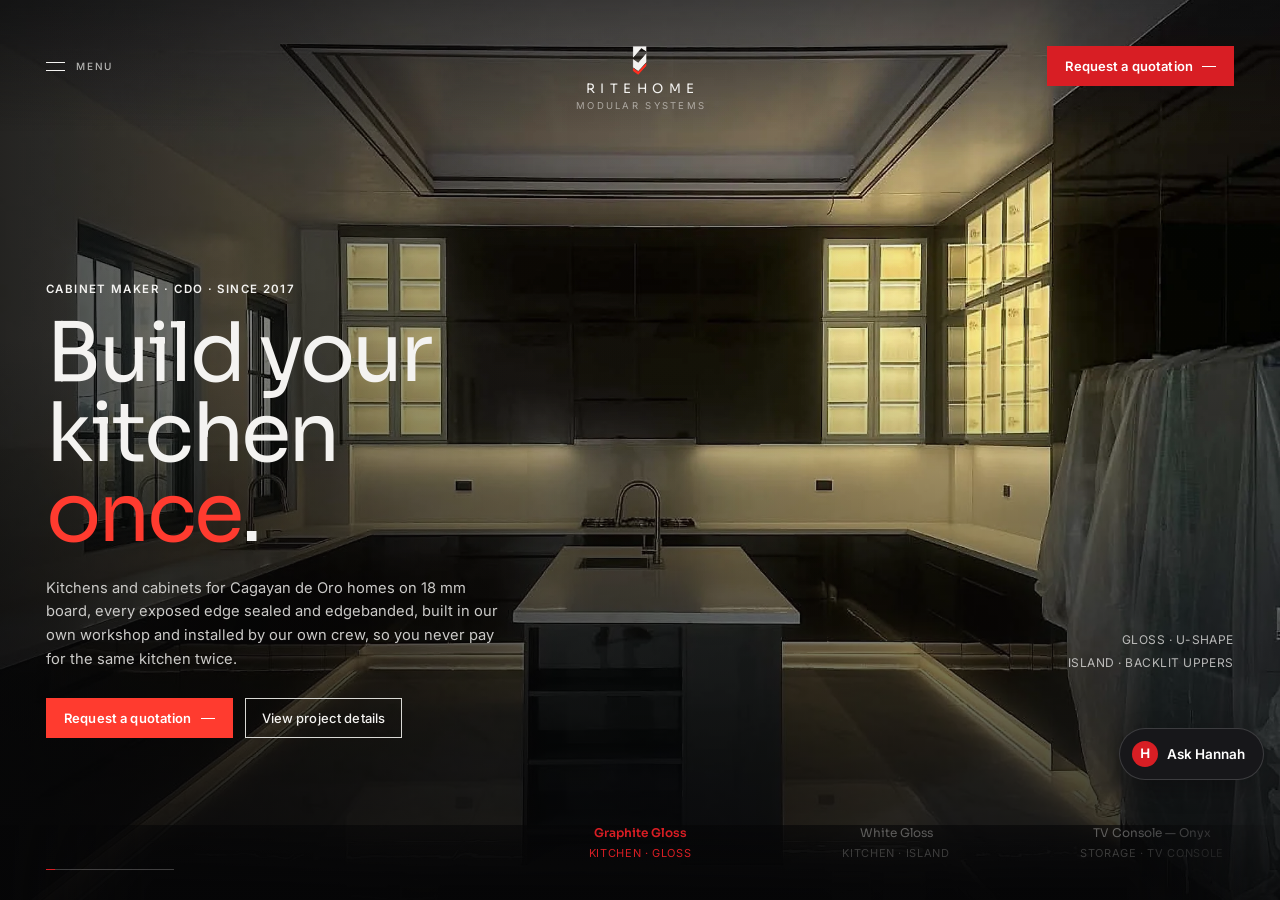
<file: index.html>
<!doctype html>
<html lang="en">
<head>
<meta charset="utf-8">
<meta name="viewport" content="width=device-width, initial-scale=1">
<meta name="theme-color" content="#FFFFFF">
<link rel="icon" href="assets/favicon.ico" sizes="any">
<link rel="icon" type="image/png" sizes="32x32" href="assets/favicon-32.png">
<link rel="icon" type="image/png" sizes="16x16" href="assets/favicon-16.png">
<link rel="icon" type="image/png" sizes="192x192" href="assets/favicon-192.png">
<link rel="apple-touch-icon" href="assets/apple-touch-icon.png">
<title>Kitchen Cabinet Maker in CDO | Kitchen Cabinets &amp; Modular Furniture | Ritehome Modular Systems</title>
<meta name="description" content="Kitchen cabinet maker and modular furniture fabricator in Cagayan de Oro (CDO) since 2017. Kitchens, wardrobes, walk-in closets and TV consoles, every board sealed and edgebanded, built and installed by our own crew.">
<link rel="canonical" href="https://ritehomemodular.com/">
<meta name="robots" content="index, follow, max-image-preview:large">
<meta name="keywords" content="kitchen cabinet maker CDO, cabinet maker Cagayan de Oro, modular furniture CDO, kitchen cabinet maker Misamis Oriental, kitchen cabinet in CDO, CDO kitchen renovation, CDO cabinetry, kitchen cabinets Cagayan de Oro, custom cabinetry Cagayan de Oro, durable kitchen cabinets CDO">
<meta name="geo.region" content="PH-MSR">
<meta name="geo.placename" content="Cagayan de Oro City">
<meta name="geo.position" content="8.500563;124.622937">
<meta name="ICBM" content="8.500563, 124.622937">

<meta property="og:type" content="business.business">
<meta property="og:site_name" content="Ritehome Modular Systems">
<meta property="og:title" content="Kitchen Cabinet Maker in CDO | Kitchen Cabinets &amp; Modular Furniture | Ritehome Modular Systems">
<meta property="og:description" content="Kitchen cabinet maker and modular furniture fabricator in Cagayan de Oro (CDO) since 2017. Kitchens, wardrobes, walk-in closets and TV consoles, every board sealed and edgebanded, built and installed by our own crew.">
<meta property="og:url" content="https://ritehomemodular.com/">
<meta property="og:image" content="https://ritehomemodular.com/ritehome-photos/enhanced/01-graphite-gloss.jpg">
<meta property="og:locale" content="en_PH">

<meta name="twitter:card" content="summary_large_image">
<meta name="twitter:title" content="Kitchen Cabinet Maker in CDO | Kitchen Cabinets &amp; Modular Furniture | Ritehome Modular Systems">
<meta name="twitter:description" content="Kitchen cabinet maker and modular furniture fabricator in Cagayan de Oro (CDO) since 2017. Kitchens, wardrobes, walk-in closets and TV consoles, every board sealed and edgebanded, built and installed by our own crew.">
<meta name="twitter:image" content="https://ritehomemodular.com/ritehome-photos/enhanced/01-graphite-gloss.jpg">

<link rel="preconnect" href="https://fonts.googleapis.com">
<link rel="preconnect" href="https://fonts.gstatic.com" crossorigin>
<link rel="stylesheet" href="https://fonts.googleapis.com/css2?family=Sora:wght@200;300;400;500;600&family=IBM+Plex+Mono:wght@300;400;500&family=Inter:wght@300;400;500&display=swap">
<link rel="stylesheet" href="assets/hannah.css?v=37e490ff">
<link rel="stylesheet" href="assets/lightbox.css?v=daa832d8">

<style>
/* ============================================================
   RITEHOME MODULAR SYSTEMS
   Structure after Senawa: one fixed screen, one work at a time,
   the wheel drives sideways, the chrome whispers. Six real
   projects carry the front of the run; four drawing sheets
   behind them carry the method. The substance — studio, terms,
   inquiry — sits behind the menu as a reading view.

   Colour: RED ON BLACK, taken from the Ritehome mark itself.
   Red is never a wash. It marks the active project in the index,
   carries the dimension line and the datum, and fires the single
   call to act. Everything else is black and one white.
   Material faces and the exposed board core keep their true
   colour — those are boards, not brand.
   ============================================================ */

:root{
  --ink:        #0A0A0B;
  --ink-2:      #101012;
  --panel:      #141416;
  --panel-2:    #1A1A1D;
  --chalk:      #F4F3F1;
  --chalk-dim:  #9A9A9E;
  --draft:      #7E7E85;
  --draft-dim:  #4E4E55;
  --line:       #A9ABB2;
  --rule:       #26262A;
  --rule-soft:  #1B1B1F;
  --core:       #FF2D20;
  --core-lift:  #FF5A4E;
  /* material — real boards, not brand colour */
  --edge-a:     #C98A46;
  --edge-b:     #8F6231;
  --edge-c:     #5D3F1E;
  --grain-a:    #8A6A4B;
  --grain-b:    #6B5038;
  --sheen:      255,255,255;
  --grid-op:    .05;

  --f-display: "Sora", "Inter Tight", "Helvetica Neue", Arial, sans-serif;
  --f-body:    "Inter", "Helvetica Neue", Arial, sans-serif;
  --f-mono:    "IBM Plex Mono", ui-monospace, "SF Mono", Menlo, monospace;

  --pad: clamp(20px, 3.6vw, 54px);
  --ease: cubic-bezier(.16,1,.3,1);
  --swing: cubic-bezier(.76,0,.24,1);
}

/* White is the ground. Deliberately NOT wired to prefers-color-scheme —
   the reader opts into the dark "shop" view with the toggle, so the run never
   flickers white/black/white as you move between a photograph and a drawing.
   Photographs keep their own dark scrim regardless (see .slide.shot). */
:root:not([data-theme="dark"]){
  --ink:#FFFFFF; --ink-2:#F7F7F5; --panel:#F4F4F2; --panel-2:#FAFAF8;
  --chalk:#0A0A0B; --chalk-dim:#4E4E53; --draft:#6A6A70; --draft-dim:#9A9AA0;
  --line:#4A4A50; --rule:#D9D9D5; --rule-soft:#E8E8E4; --core:#D81E24; --core-lift:#A8151A;
  --edge-a:#B87C3C; --edge-b:#855A2C; --edge-c:#57391B;
  --grain-a:#9C7A57; --grain-b:#7A5C3E; --grid-op:.07;
}
:root[data-theme="light"]{
  --ink:#F3F3F1; --ink-2:#ECECE9; --panel:#FBFBF9; --panel-2:#FFFFFF;
  --chalk:#0A0A0B; --chalk-dim:#56565B; --draft:#6A6A70; --draft-dim:#A6A6AC;
  --line:#4A4A50; --rule:#D3D3CF; --rule-soft:#E3E3DF; --core:#C8102E; --core-lift:#9C0A22;
  --edge-a:#B87C3C; --edge-b:#855A2C; --edge-c:#57391B;
  --grain-a:#9C7A57; --grain-b:#7A5C3E; --grid-op:.085;
}
:root[data-theme="dark"]{
  --ink:#0A0A0B; --ink-2:#101012; --panel:#141416; --panel-2:#1A1A1D;
  --chalk:#F4F3F1; --chalk-dim:#9A9A9E; --draft:#7E7E85; --draft-dim:#4E4E55;
  --line:#A9ABB2; --rule:#26262A; --rule-soft:#1B1B1F; --core:#FF2D20; --core-lift:#FF5A4E;
  --edge-a:#C98A46; --edge-b:#8F6231; --edge-c:#5D3F1E;
  --grain-a:#8A6A4B; --grain-b:#6B5038; --grid-op:.05;
}

*{box-sizing:border-box;}
/* WebP <picture> wrappers around photo <img>s must not add a box of their
   own -- .photo img etc. size themselves against their actual parent
   (width/height:100%, object-fit:cover), and a <picture> left at its
   default inline display would break that. */
picture{display:contents;}
html,body{height:100%;}
body{
  margin:0;background:var(--ink);color:var(--chalk);
  font-family:var(--f-body);font-weight:300;
  -webkit-font-smoothing:antialiased;text-rendering:optimizeLegibility;
  overflow:hidden;
}
body.reading{overflow-y:auto;overflow-x:hidden;}
::selection{background:var(--core);color:#fff;}
a{color:inherit;}
:focus-visible{outline:1px solid var(--core);outline-offset:3px;}

.grid{
  position:fixed;inset:0;z-index:0;pointer-events:none;
  background-image:
    linear-gradient(to right, var(--draft) 1px, transparent 1px),
    linear-gradient(to bottom, var(--draft) 1px, transparent 1px);
  background-size:96px 96px;opacity:var(--grid-op);
}

/* ============================================================
   CHROME — 10px, uppercase, wide tracking, almost invisible
   ============================================================ */
.micro{
  font-family:var(--f-body);font-size:10px;font-weight:500;
  letter-spacing:.18em;text-transform:uppercase;
}
.topbar{
  position:fixed;top:0;left:0;right:0;z-index:70;
  display:flex;align-items:center;justify-content:space-between;
  padding:var(--pad);gap:20px;pointer-events:none;
}
.topbar > *{pointer-events:auto;}
.topbar::before{
  content:"";position:absolute;inset:0;z-index:-1;pointer-events:none;
  background:linear-gradient(to bottom, rgba(6,6,7,.5), rgba(6,6,7,0));
  opacity:0;transition:opacity .5s;
}
body.on-photo .topbar::before{opacity:1;}

.menubtn{
  display:flex;align-items:center;gap:11px;
  background:none;border:0;padding:0;cursor:pointer;color:var(--chalk);
}
body.on-photo .menubtn{color:#F4F3F1;}
.menubtn .bars{display:block;width:19px;height:9px;position:relative;flex:none;}
.menubtn .bars::before,.menubtn .bars::after{
  content:"";position:absolute;left:0;right:0;height:1px;background:currentColor;
  transition:transform .45s var(--swing);
}
.menubtn .bars::before{top:0;}
.menubtn .bars::after{bottom:0;}
body.menu-open .menubtn .bars::before{transform:translateY(4px) rotate(45deg);}
body.menu-open .menubtn .bars::after{transform:translateY(-4px) rotate(-45deg);}
.menubtn .lbl{color:var(--draft);transition:color .3s;}
body.on-photo .menubtn .lbl{color:rgba(244,243,241,.7);}
.menubtn:hover .lbl{color:currentColor;}

.wordmark{
  position:fixed;left:50%;top:var(--pad);transform:translateX(-50%);
  text-decoration:none;display:flex;flex-direction:column;align-items:center;gap:3px;
  z-index:71;
}
.wm-icon{
  position:relative;display:block;width:14px;aspect-ratio:430/894;margin-bottom:2px;
}
.wm-icon img{position:absolute;inset:0;width:100%;height:100%;}
.wm-icon-chalk{opacity:0;transition:opacity .3s;}
body.on-photo .wm-icon-ink{opacity:0;}
body.on-photo .wm-icon-chalk{opacity:1;}
.wm-a{
  font-family:var(--f-display);font-weight:400;font-size:13px;
  letter-spacing:.42em;text-indent:.42em;text-transform:uppercase;color:var(--chalk);
}
.wm-b{
  font-family:var(--f-mono);font-size:8px;letter-spacing:.3em;text-indent:.3em;
  text-transform:uppercase;color:var(--draft-dim);
}
body.on-photo .wm-a{color:#F4F3F1;}
body.on-photo .wm-b{color:rgba(244,243,241,.55);}
/* the panel edge cuts straight through the centred wordmark, so it steps
   out of the way while the menu is open */
body.menu-open .wordmark{opacity:0;pointer-events:none;transition:opacity .3s;}

.topright{display:flex;align-items:center;gap:18px;}
.cta{
  display:inline-flex;align-items:center;gap:9px;
  font-family:var(--f-body);font-size:10px;font-weight:500;
  letter-spacing:.18em;text-transform:uppercase;text-decoration:none;
  color:#fff;background:var(--core);
  padding:11px 17px;border:1px solid var(--core);cursor:pointer;
  transition:background .3s var(--ease),border-color .3s var(--ease),color .3s;
}
.cta::after{content:"";width:14px;height:1px;background:currentColor;}
.cta:hover{background:var(--core-lift);border-color:var(--core-lift);}
.cta-ghost{background:transparent;border-color:rgba(244,243,241,.34);color:#F4F3F1;}
.cta-ghost:hover{background:transparent;border-color:var(--core);color:var(--core);}

/* right-edge vertical tab — Senawa hangs an award badge here;
   we hang the sheet's stage, which is the thing that actually moves */
.stagetab{
  position:fixed;right:0;top:50%;transform:translateY(-50%);z-index:39;
  background:var(--core);color:#fff;
  padding:20px 9px;display:flex;flex-direction:column;align-items:center;gap:12px;
  pointer-events:none;
}
.stagetab .st-n{font-family:var(--f-mono);font-size:11px;font-weight:500;letter-spacing:.1em;}
.stagetab .st-l{
  writing-mode:vertical-rl;font-family:var(--f-body);font-size:9px;font-weight:500;
  letter-spacing:.26em;text-transform:uppercase;
}
.stagetab .st-r{width:1px;height:26px;background:rgba(255,255,255,.45);}

/* ---------- bottom index — the Senawa move ---------- */
.indexbar{
  position:fixed;left:0;right:0;bottom:0;z-index:38;
  padding:0 0 calc(var(--pad) - 6px);
  pointer-events:none;overflow:hidden;
  -webkit-mask-image:linear-gradient(to right,transparent,#000 12%,#000 88%,transparent);
          mask-image:linear-gradient(to right,transparent,#000 12%,#000 88%,transparent);
}
.indexbar::before{
  content:"";position:absolute;left:0;right:0;bottom:0;height:200px;z-index:-1;
  background:linear-gradient(to top, var(--ink) 6%, rgba(0,0,0,0));
  opacity:.9;pointer-events:none;transition:opacity .5s;
}
body.on-photo .indexbar::before{
  background:linear-gradient(to top, rgba(6,6,7,.95) 6%, rgba(6,6,7,0));opacity:1;
}
.indextrack{
  display:flex;align-items:flex-end;
  transition:transform .85s var(--swing);will-change:transform;
}
.ix{
  flex:0 0 20%;text-align:center;padding:0 14px;
  background:none;border:0;cursor:pointer;pointer-events:auto;
  display:flex;flex-direction:column;align-items:center;gap:6px;
  opacity:.34;transition:opacity .55s var(--ease);
}
.ix:hover{opacity:.72;}
.ix-n{
  font-family:var(--f-display);font-size:12px;font-weight:400;color:var(--chalk);
  white-space:nowrap;transition:color .45s var(--ease);
}
.ix-m{
  font-family:var(--f-mono);font-size:9px;letter-spacing:.16em;text-transform:uppercase;
  color:var(--chalk);opacity:.62;white-space:nowrap;transition:color .45s var(--ease);
}
body.on-photo .ix-n,body.on-photo .ix-m{color:#F4F3F1;}
.ix.on{opacity:1;}
.ix.on .ix-n{font-weight:600;color:var(--core);}
.ix.on .ix-m{color:var(--core);opacity:1;}

.progress{
  position:fixed;left:var(--pad);bottom:calc(var(--pad) - 16px);z-index:38;
  width:128px;height:1px;background:var(--rule);pointer-events:none;
}
body.on-photo .progress{background:rgba(244,243,241,.24);}
.progress i{
  display:block;height:100%;background:var(--core);
  transform-origin:left;transform:scaleX(.1);
  transition:transform .85s var(--swing);
}
.hint{
  position:fixed;right:var(--pad);bottom:calc(var(--pad) - 20px);z-index:38;
  color:var(--draft-dim);pointer-events:none;
  animation:hintfade 5s var(--ease) 2.6s forwards;
}
body.on-photo .hint{color:rgba(244,243,241,.5);}
@keyframes hintfade{to{opacity:0;}}

/* ============================================================
   STAGE
   ============================================================ */
.stage{position:fixed;inset:0;z-index:10;overflow:hidden;}
body.reading .stage{display:none;}
/* Hannah (assets/hannah.js) sits at a plain 16px from the corner by default —
   fine in the reading view, but the stage view has its own thumbnail strip
   and scroll hint pinned to that same corner, so lift her clear of it there. */
body:not(.reading) .hn-root{bottom:calc(var(--pad) + 74px);}
.track{
  display:flex;height:100%;width:100%;
  transition:transform .95s var(--swing);will-change:transform;
}
.slide{flex:0 0 100%;height:100%;position:relative;overflow:hidden;}

/* ---------- the photograph, full-bleed ---------- */
.photo{position:absolute;inset:0;overflow:hidden;background:#08080A;}
.photo img{
  width:100%;height:100%;object-fit:cover;display:block;
  transform:scale(1.07);transition:transform 2s var(--ease);
}
.slide.seen .photo img{transform:scale(1);}
/* the hero slide's muted background loop — sits over the still, under the scrim;
   fades in once it is actually playing so a stall never shows a black box */
.photo-vid{
  position:absolute;inset:0;width:100%;height:100%;object-fit:cover;display:block;
  pointer-events:none;opacity:0;transition:opacity 1s var(--ease);
}
.photo-vid.playing{opacity:1;}
/* the scrim — dark at the bottom and down the reading edge,
   so the type holds without flattening the whole picture */
.photo::after{
  content:"";position:absolute;inset:0;pointer-events:none;
  background:
    linear-gradient(to top, rgba(6,6,7,.90) 0%, rgba(6,6,7,.42) 34%, rgba(6,6,7,.04) 62%),
    linear-gradient(to right, rgba(6,6,7,.74) 0%, rgba(6,6,7,.20) 44%, rgba(6,6,7,0) 72%);
}
/* on a photo slide the copy is always light-on-dark, in either theme */
.slide.shot{
  --chalk:#F4F3F1; --chalk-dim:#CBCAC8; --draft:#A9A8A6; --draft-dim:#8B8A89;
  --core:#FF3B2F; --core-lift:#FF6A5F;
}

/* ---------- copy over the frame ---------- */
.copy{
  position:absolute;z-index:3;left:var(--pad);bottom:clamp(124px,18vh,196px);
  max-width:min(46ch,44vw);
}
.copy.mid{
  left:50%;transform:translate(-50%,-50%);text-align:center;
  max-width:min(60ch,74vw);bottom:auto;top:48%;
}
.eyebrow{
  font-family:var(--f-mono);font-size:10px;letter-spacing:.26em;text-transform:uppercase;
  color:var(--core);margin:0 0 18px;display:flex;align-items:center;gap:12px;
}
.copy.mid .eyebrow{justify-content:center;}
.eyebrow::before{content:"";width:22px;height:1px;background:var(--core);flex:none;}

h1{
  font-family:var(--f-display);font-weight:200;
  font-size:clamp(38px,6.4vw,88px);line-height:.98;letter-spacing:-.035em;
  margin:0 0 22px;color:var(--core);
}
h1 em{font-style:normal;color:var(--chalk);}
h2{
  font-family:var(--f-display);font-weight:200;
  font-size:clamp(28px,4.1vw,54px);line-height:1.06;letter-spacing:-.028em;
  margin:0 0 18px;color:var(--core);
}
h3{
  font-family:var(--f-display);font-weight:400;font-size:15px;letter-spacing:-.01em;
  margin:0 0 8px;color:var(--chalk);
}
.lede{
  font-size:clamp(13.5px,1.15vw,15.5px);line-height:1.62;color:var(--chalk-dim);
  margin:0 0 18px;font-weight:300;
}
.body{font-size:13px;line-height:1.7;color:var(--draft);margin:0 0 16px;}
.note{font-family:var(--f-mono);font-size:11px;line-height:1.75;color:var(--draft);margin:0;}
.acts{display:flex;flex-wrap:wrap;gap:12px;margin-top:26px;}
.copy.mid .acts{justify-content:center;}

/* the project caption, bottom-right, the way a sheet is stamped */
.shotmeta{
  position:absolute;z-index:3;right:var(--pad);bottom:clamp(124px,18vh,196px);
  text-align:right;display:flex;flex-direction:column;gap:5px;
}
.shotmeta .sm-k{
  font-family:var(--f-mono);font-size:9px;letter-spacing:.22em;text-transform:uppercase;
  color:var(--core);
}
.shotmeta .sm-v{
  font-family:var(--f-mono);font-size:10.5px;letter-spacing:.13em;text-transform:uppercase;
  color:rgba(244,243,241,.72);line-height:1.9;
}

.meta{
  position:absolute;z-index:3;right:var(--pad);top:calc(var(--pad) + 62px);
  font-family:var(--f-mono);font-size:10px;line-height:2.1;letter-spacing:.14em;
  text-transform:uppercase;color:var(--draft-dim);text-align:right;
}

/* ---------- drawing sheets ---------- */
.art{
  position:absolute;inset:0;display:flex;align-items:center;justify-content:center;
  padding:clamp(72px,9vh,130px) var(--pad);
}
.art svg{width:100%;height:100%;max-width:1500px;overflow:visible;}
/* line work needs its own value: --draft is a body-text grey and disappears
   on a black ground, which is the whole canvas here */
.ln{fill:none;stroke:var(--line);stroke-width:1.3;vector-effect:non-scaling-stroke;}
.ln-f{fill:var(--panel);stroke:var(--line);stroke-width:1.3;vector-effect:non-scaling-stroke;}
.ln-h{fill:none;stroke:var(--chalk);stroke-width:1.6;vector-effect:non-scaling-stroke;}
.ln-d{fill:none;stroke:var(--core);stroke-width:1.2;vector-effect:non-scaling-stroke;}
.dimtxt{font-family:var(--f-mono);font-size:11px;fill:var(--core);letter-spacing:.1em;}
.lbltxt{font-family:var(--f-mono);font-size:9.5px;fill:var(--draft);letter-spacing:.16em;}
.hatch{fill:var(--panel-2);stroke:var(--line);stroke-width:1.3;vector-effect:non-scaling-stroke;}

/* where copy sits on the left, the drawing steps right so the two do not
   share the same ground */
@media (min-width:1001px){
  .slide.offset .art{padding-left:min(46vw,640px);}
}
/* narrow: there is no room beside the copy, so the drawing takes the top
   band and the copy sits under it rather than on top of it */
@media (max-width:1000px){
  .slide.offset .art{
    align-items:flex-start;
    padding:calc(var(--pad) + 74px) var(--pad) 0;
  }
  .slide.offset .art svg{height:min(28vh,220px);}
  .slide.offset .copy{bottom:clamp(50px,6vh,90px);}
  .slide.offset .copy.plate{background:transparent;border:0;padding:0;}
}
/* a short phone still has to fit a drawing above the copy — give both less
   room to ask for rather than let them collide */
@media (max-width:1000px) and (max-height:760px){
  .slide.offset .art{padding-top:calc(var(--pad) + 50px);}
  .slide.offset .art svg{height:min(19vh,145px);}
  .slide.offset .copy{bottom:clamp(24px,4vh,54px);}
  .slide.offset .copy h2{font-size:clamp(24px,3.4vw,38px);margin-bottom:12px;}
  .slide.offset .copy .eyebrow{margin-bottom:10px;}
  .slide.offset .copy .lede{font-size:12.5px;line-height:1.5;margin-bottom:10px;}
  .slide.offset .copy .note{font-size:10px;line-height:1.45;}
  .slide.offset .copy .spec-list{margin-top:12px;}
  .slide.offset .copy .spec-list li{padding:6px 0;}
}

.slide .draw{stroke-dasharray:var(--len,900);stroke-dashoffset:var(--len,900);}
.slide.seen .draw{animation:drawin 1.5s var(--ease) forwards;}
@keyframes drawin{to{stroke-dashoffset:0;}}
.slide .fadein{opacity:0;}
.slide.seen .fadein{animation:fadein .9s var(--ease) .75s forwards;}
@keyframes fadein{to{opacity:1;}}
.slide .rise{opacity:0;transform:translateY(16px);}
.slide.seen .rise{animation:rise .95s var(--ease) forwards;}
.slide.seen .rise:nth-child(2){animation-delay:.07s;}
.slide.seen .rise:nth-child(3){animation-delay:.14s;}
.slide.seen .rise:nth-child(4){animation-delay:.21s;}
.slide.seen .rise:nth-child(5){animation-delay:.28s;}
@keyframes rise{to{opacity:1;transform:none;}}

/* ---------- material: the swatch wall, full-bleed ---------- */
/* one foot value drives the wall, the label band and the copy plate, so the
   plate can never come to rest on top of a sample name */
.slide.mat{--wall-foot:clamp(104px,15vh,168px);--tag-band:78px;}
.swatch-wall{
  /* the bottom row carries its own labels, so the wall stops short of the
     index bar instead of running under it */
  position:absolute;inset:0 0 var(--wall-foot) 0;display:grid;
  grid-template-columns:repeat(4,1fr);gap:1px;background:var(--rule-soft);
}
.swatch{position:relative;overflow:hidden;background:var(--panel);}
.sw-face{position:absolute;inset:0 0 13px 0;}
/* a real board photo, when one is supplied, lies over the drawn fallback:
   set --face on the .swatch and nothing else has to change */
.sw-face::before{
  content:"";position:absolute;inset:0;
  background-image:var(--face,none);background-repeat:no-repeat;
  /* cover, not a fixed oversize. The wall is four tall strips on a desktop
     but a 2x2 of squat tiles under 820px, and a height-based size that
     covers one shape leaves the drawn fallback showing down the sides of
     the other. cover holds at every aspect; --face-pos still chooses which
     part of the scan is in frame, since cover always leaves slack on one
     axis. */
  background-size:var(--face-size,cover);
  background-position:var(--face-pos,50% 50%);
}
.sw-edge{
  position:absolute;left:0;right:0;bottom:0;height:13px;z-index:3;
  background:linear-gradient(to bottom, var(--edge-a) 0%, var(--edge-b) 55%, var(--edge-c) 100%);
}
.sw-edge::after{
  content:"";position:absolute;left:0;right:0;top:0;height:1.5px;
  background:rgba(var(--sheen),.35);
}
.sw-band .sw-edge{background:linear-gradient(to bottom, var(--grain-a), var(--grain-b));}
.sw-light{
  position:absolute;inset:0;pointer-events:none;
  background:radial-gradient(300px 220px at var(--mx,50%) var(--my,30%),
    rgba(var(--sheen),.17), rgba(var(--sheen),0) 70%);
  opacity:0;transition:opacity .5s var(--ease);
}
.swatch:hover .sw-light,.swatch:focus-within .sw-light{opacity:1;}
.sw-gloss .sw-light{
  background:radial-gradient(270px 190px at var(--mx,50%) var(--my,30%),
    rgba(var(--sheen),.44), rgba(var(--sheen),0) 62%);
}
/* labels sit over real material — fixed values over a scrim, never a theme token */
.sw-tag{
  position:absolute;left:0;right:0;bottom:13px;z-index:2;
  padding:44px 13px 15px;display:flex;flex-direction:column;gap:4px;
  background:linear-gradient(to top, rgba(8,9,9,.9), rgba(8,9,9,.34) 58%, rgba(8,9,9,0));
}
.sw-name{
  font-family:var(--f-body);font-size:9.5px;font-weight:500;letter-spacing:.16em;
  text-transform:uppercase;color:#F2EDE4;
}
.sw-num{font-family:var(--f-mono);font-size:9px;letter-spacing:.14em;color:#FF5A4E;}
/* the drawn base — what a sample falls back to if its scan fails to load. The
   finish (matte / high gloss) is one layer up, so it reads the same over a
   scan and over the drawing. */
.f-solid{background:linear-gradient(168deg,#26452F,#1E3727);}
.f-matte{background:linear-gradient(168deg,#FEFCF7,#F6F1E6);}
.f-wood{background:
  repeating-linear-gradient(94deg, rgba(0,0,0,.08) 0 2px, rgba(255,255,255,.03) 2px 5px, rgba(0,0,0,0) 5px 11px),
  linear-gradient(168deg,#6B5A48,#3E3226);}
.f-gloss{background:linear-gradient(168deg,#F5F4F1,#E2E0DA);}

/* 01 Solid and 02 Matte are flat painted chips, so they are colour, not
   photograph — no --face, the .f-solid / .f-matte base above IS the face.
   The in-situ crops that used to sit here (solid-green-kitchen.jpg,
   matte-white.jpg) are still on disk but unwired: a room photo of a green
   cabinet reads as a room, not a chip.

   03 Woodgrain and 04 High Gloss stay photographed, because grain and
   reflection cannot be drawn honestly. Both are flat sample faces shot
   square on, replacing the blurry in-situ crops that used to sit here.
   ritehome-photos/finishes/SOURCE.txt records what each file is.

   The gloss file was cut down to the door face itself. Its source was a
   whole door, and a door carries what a sample does not — a drawer seam
   across the top, the grey studio floor at its edges — and both were
   landing in frame. Cropping the file rather than zooming past them in CSS
   keeps the face sharp and lets the plain cover rule above hold at every
   width. It sits a little right of centre so the window reflection stays
   in frame: that band IS the finish. */
.swatch.sw-wood {--face:url("ritehome-photos/finishes/wood-walnut-panel.jpg");--face-pos:50% 50%;}
.swatch.sw-gloss{--face:url("ritehome-photos/finishes/gloss-white-door.jpg");--face-pos:58% 50%;}

/* the finish, laid over whichever base is in play. Solid, matte and woodgrain
   take nothing; high gloss takes the raking streak. */
.sw-face::after{content:"";position:absolute;inset:0;}
.sw-gloss .sw-face::after{
  background:linear-gradient(112deg,
    rgba(255,255,255,.46) 0%, rgba(255,255,255,0) 28%,
    rgba(255,255,255,0) 62%, rgba(255,255,255,.28) 76%, rgba(255,255,255,0) 92%);
}
.copy.plate{
  background:var(--ink);padding:26px 28px;border:1px solid var(--rule);
  max-width:min(40ch,38vw);
}
/* the plate stands clear of the label band rather than covering samples 01–02 */
.slide.mat .copy.plate{bottom:calc(var(--wall-foot) + var(--tag-band));}
/* a short window is what pushed the plate down onto the labels: give the
   plate less to carry rather than letting it grow into them */
@media (max-height:820px){
  .slide.mat .copy.plate{padding:20px 22px;}
  .slide.mat .copy.plate h2{font-size:clamp(26px,3.1vw,38px);margin-bottom:14px;}
  .slide.mat .copy.plate .lede{font-size:13.5px;line-height:1.55;margin-bottom:13px;}
  .slide.mat .copy.plate .note{font-size:10.5px;line-height:1.62;}
  .slide.mat .copy.plate .eyebrow{margin-bottom:13px;}
}
/* four strips in a phone's width still leaves no room for a name — go two by
   two, and let the plate sit above the wall instead of on it */
@media (max-width:820px){
  .slide.mat{--wall-foot:clamp(96px,13vh,140px);--tag-band:0px;}
  .slide.mat .swatch-wall{
    inset:auto 0 var(--wall-foot) 0;height:min(52vh,380px);
    grid-template-columns:repeat(2,1fr);grid-template-rows:repeat(2,1fr);
  }
  .slide.mat .copy.plate{
    bottom:auto;top:calc(var(--pad) + 62px);
    background:transparent;border:0;padding:0;max-width:none;right:var(--pad);
  }
  .slide.mat .copy.plate .note{display:none;}
}

/* ---------- module ---------- */
.pnl{
  fill:var(--panel-2);stroke:var(--draft);stroke-width:1.1;vector-effect:non-scaling-stroke;
  transition:transform 1s var(--ease);
}
.pnl-top{fill:var(--panel);}
.pnl-door{fill:color-mix(in srgb, var(--core) 14%, var(--panel-2));stroke:var(--core);}
/* the cut edge of the board — same core colour introduced on the Material sheet,
   the colour you only meet where 18 mm actually shows */
.pnl-edge{fill:var(--edge-b);stroke:var(--edge-c);}
.exploded .p-top{transform:translate(0,-58px);}
.exploded .p-door{transform:translate(-72px,42px);}
.exploded .p-shelf{transform:translate(0,-16px);}
.exploded .p-back{transform:translate(34px,-20px);}
.togglebtn{
  background:transparent;border:1px solid var(--rule);color:var(--draft);
  font-family:var(--f-body);font-size:10px;font-weight:500;letter-spacing:.18em;
  text-transform:uppercase;padding:10px 16px;cursor:pointer;
  transition:color .3s,border-color .3s;
}
.togglebtn:hover{color:var(--core);border-color:var(--core);}
.legend{
  position:absolute;z-index:3;right:var(--pad);bottom:clamp(124px,18vh,196px);
  display:flex;flex-direction:column;gap:9px;text-align:right;
}
.legend div{font-family:var(--f-mono);font-size:10px;letter-spacing:.1em;color:var(--draft);}
.legend b{
  display:block;font-weight:400;color:var(--chalk);
  font-size:9px;letter-spacing:.2em;text-transform:uppercase;margin-bottom:2px;
}

/* ---------- range ---------- */
.rangewrap{
  position:absolute;inset:0;display:flex;align-items:center;
  padding:clamp(96px,13vh,150px) var(--pad) clamp(134px,19vh,206px);
}
.range{width:100%;max-width:1180px;margin:0 auto;border-top:1px solid var(--rule-soft);}
.range-row{
  display:grid;grid-template-columns:44px minmax(140px,1.1fr) 2fr 60px;
  gap:22px;align-items:center;padding:clamp(8px,1.4vh,16px) 0;
  border-bottom:1px solid var(--rule-soft);transition:border-color .35s;
}
.range-row:hover{border-bottom-color:var(--core);}
button.range-row{background:none;border:0;border-bottom:1px solid var(--rule-soft);font:inherit;color:inherit;cursor:pointer;width:100%;text-align:left;}
.range-n{font-family:var(--f-mono);font-size:10px;color:var(--draft-dim);letter-spacing:.1em;}
.range-name{
  font-family:var(--f-display);font-weight:400;font-size:clamp(14px,1.4vw,19px);
  letter-spacing:-.015em;color:var(--chalk);transition:color .35s;
}
.range-row:hover .range-name{color:var(--core);}
.range-desc{font-size:12px;line-height:1.55;color:var(--draft);}
.range-glyph{justify-self:end;line-height:0;}
.gl{fill:none;stroke:var(--core);stroke-width:1.2;vector-effect:non-scaling-stroke;}
.range-head{margin:0 auto clamp(12px,2.2vh,26px);width:100%;max-width:1180px;}

/* ============================================================
   MENU — a frosted panel that slides in from the left, after Senawa.
   The site stays visible and legible beside it rather than being wiped out.
   ============================================================ */
.menu{
  position:fixed;top:0;left:0;bottom:0;z-index:60;
  width:min(560px,88vw);
  display:flex;flex-direction:column;justify-content:space-between;gap:28px;
  padding:calc(var(--pad) + 68px) var(--pad) var(--pad);
  overflow-y:auto;overscroll-behavior:contain;
  background:color-mix(in srgb, var(--ink) 50%, transparent);
  -webkit-backdrop-filter:blur(10px) saturate(115%);
          backdrop-filter:blur(10px) saturate(115%);
  border-right:1px solid var(--rule-soft);
  transform:translateX(-101%);visibility:hidden;
  transition:transform .8s var(--swing), visibility 0s linear .8s;
}
body.menu-open .menu{
  transform:none;visibility:visible;
  transition:transform .8s var(--swing);
}
/* at 50% the artwork behind shows through, which is the point — but the
   small mono text at the foot needs a ground to sit on, so the panel
   gathers opacity towards the bottom only */
.menu::after{
  content:"";position:absolute;left:0;right:0;bottom:0;height:52%;z-index:0;
  pointer-events:none;
  background:linear-gradient(to top,
    var(--ink) 10%,
    color-mix(in srgb, var(--ink) 62%, transparent) 55%,
    transparent 100%);
}
.menu > *{position:relative;z-index:1;}
/* browsers without backdrop-filter get a solid panel rather than a
   transparent one you cannot read through */
@supports not ((backdrop-filter:blur(1px)) or (-webkit-backdrop-filter:blur(1px))){
  .menu{background:var(--ink);}
}
/* an invisible catcher so clicking the site closes the panel */
.menu-catch{
  position:fixed;inset:0;z-index:59;display:none;background:transparent;
  border:0;padding:0;cursor:default;
}
body.menu-open .menu-catch{display:block;}

.menu-label{color:var(--draft-dim);margin:0 0 22px;}

.menu-list{list-style:none;margin:0;padding:0;}
.menu-list li{overflow:hidden;}
.menu-list button,.menu-list a{
  display:block;width:100%;text-align:left;
  background:none;border:0;padding:clamp(3px,.7vh,7px) 0;cursor:pointer;
  color:var(--chalk);text-decoration:none;
  font-family:var(--f-display);font-weight:300;
  font-size:clamp(26px,3.2vw,38px);line-height:1.32;letter-spacing:-.02em;
  transform:translateY(105%);
  transition:transform .7s var(--swing), color .3s;
}
body.menu-open .menu-list button,body.menu-open .menu-list a{transform:none;}
.menu-list li:nth-child(1) button{transition-delay:.10s;}
.menu-list li:nth-child(2) button{transition-delay:.15s;}
.menu-list li:nth-child(3) button{transition-delay:.20s;}
.menu-list li:nth-child(4) button{transition-delay:.25s;}
.menu-list li:nth-child(5) button{transition-delay:.30s;}
.menu-list li:nth-child(6) button{transition-delay:.35s;}
.menu-list li:nth-child(7) a{transition-delay:.40s;}
.menu-list button:hover,.menu-list button:focus-visible,.menu-list a:hover,.menu-list a:focus-visible{color:var(--core);}

/* the ten sheets stay reachable without breaking the airy list above */
.menu-sheets-label{color:var(--draft);margin:0 0 12px;}
.menu-sheets{display:flex;flex-wrap:wrap;gap:7px 16px;margin-bottom:30px;}
.menu-sheets button{
  background:none;border:0;padding:0;cursor:pointer;
  font-family:var(--f-mono);font-size:10.5px;letter-spacing:.13em;
  text-transform:uppercase;color:var(--draft);transition:color .3s;
}
.menu-sheets button:hover,.menu-sheets button:focus-visible{color:var(--core);}
.menu-sheets button.on{color:var(--core);}

.menu-contact{display:flex;flex-direction:column;gap:9px;}
.menu-contact .em{
  font-family:var(--f-body);font-size:13px;font-weight:300;color:var(--chalk);
  text-decoration:none;overflow-wrap:anywhere;
}
.menu-contact .em:hover{color:var(--core);}
.menu-contact .em.empty{color:var(--core);font-family:var(--f-mono);font-size:12px;}
.menu-contact .loc{color:var(--draft);margin:0;}

/* ============================================================
   READING VIEW
   ============================================================ */
.doc{display:none;position:relative;z-index:20;padding:calc(var(--pad) + 74px) var(--pad) 0;}
body.reading .doc{display:block;}
body.reading .indexbar,body.reading .progress,
body.reading .stagetab,body.reading .hint{display:none;}
.doc-in{max-width:1180px;margin:0 auto;}
.docsec{padding:clamp(40px,8vh,96px) 0;border-top:1px solid var(--rule-soft);}
.docsec:first-child{border-top:0;padding-top:clamp(16px,3vh,36px);}
.split{display:grid;grid-template-columns:minmax(0,.85fr) minmax(0,1.15fr);gap:clamp(24px,5vw,72px);}

.statement p.big{
  font-family:var(--f-display);font-weight:200;
  font-size:clamp(24px,3.4vw,44px);line-height:1.2;letter-spacing:-.028em;
  margin:0 0 24px;color:var(--chalk);max-width:20ch;
}

.spec-list{list-style:none;padding:0;margin:22px 0 0;border-top:1px solid var(--rule-soft);}
.spec-list li{
  display:flex;justify-content:space-between;gap:20px;align-items:baseline;
  padding:11px 0;border-bottom:1px solid var(--rule-soft);
}
.spec-k{font-family:var(--f-mono);font-size:10px;letter-spacing:.18em;text-transform:uppercase;color:var(--draft);}
.spec-v{font-family:var(--f-mono);font-size:12px;color:var(--chalk);font-variant-numeric:tabular-nums;text-align:right;}

/* ---------- photo galleries — every photo on file, grouped by system ---------- */
.gallery-head{display:flex;justify-content:space-between;align-items:flex-end;gap:20px;flex-wrap:wrap;margin-bottom:8px;}
.gallery-count{font-family:var(--f-mono);font-size:11px;letter-spacing:.1em;color:var(--draft);white-space:nowrap;}
.photogrid{display:grid;grid-template-columns:repeat(auto-fill,minmax(220px,1fr));gap:14px;margin-top:26px;}
.photogrid a{
  display:block;position:relative;aspect-ratio:4/3;overflow:hidden;
  background:var(--panel);border:1px solid var(--rule-soft);text-decoration:none;
}
.photogrid img{width:100%;height:100%;object-fit:cover;display:block;transition:transform .5s var(--ease);}
.photogrid a:hover img{transform:scale(1.06);}
.photogrid .cap{
  position:absolute;left:0;right:0;bottom:0;padding:9px 11px 8px;
  background:linear-gradient(to top, rgba(6,6,7,.85), rgba(6,6,7,0));
  color:#F4F3F1;font-family:var(--f-mono);font-size:10px;letter-spacing:.05em;line-height:1.5;
}
.range-more{padding:9px 0 20px;text-align:right;}
.range-more button,.range-more a{
  background:none;border:0;padding:0;cursor:pointer;text-decoration:none;
  font-family:var(--f-mono);font-size:10.5px;letter-spacing:.1em;text-transform:uppercase;
  color:var(--draft);transition:color .3s;
}
.range-more button:hover,.range-more a:hover{color:var(--core);}
.range-more .sep{color:var(--rule);margin:0 8px;}
.inline-doc-link{
  background:none;border:0;padding:0;cursor:pointer;font:inherit;
  color:var(--chalk);border-bottom:1px solid var(--rule);transition:color .3s,border-color .3s;
}
.inline-doc-link:hover{color:var(--core);border-color:var(--core);}
@media (max-width:720px){
  .photogrid{grid-template-columns:repeat(auto-fill,minmax(150px,1fr));gap:10px;}
}

.seq{display:grid;grid-template-columns:repeat(5,1fr);gap:1px;background:var(--rule-soft);margin-top:34px;border:1px solid var(--rule-soft);}
@media (min-width:1001px) and (max-width:1220px){.seq{grid-template-columns:repeat(3,1fr);}}
.seq-cell{background:var(--ink);padding:24px 20px;position:relative;}
.seq-cell::before{content:"";position:absolute;left:0;top:0;bottom:0;width:2px;background:var(--core);}
.seq-n{font-family:var(--f-mono);font-size:10px;letter-spacing:.2em;color:var(--core);display:block;margin-bottom:16px;}
.seq-role{font-family:var(--f-mono);font-size:10px;letter-spacing:.14em;text-transform:uppercase;color:var(--draft-dim);margin:0 0 12px;}
.seq-cell p:last-child{font-size:12.5px;line-height:1.65;color:var(--draft);margin:0;}

.terms{display:grid;grid-template-columns:repeat(4,1fr);gap:1px;background:var(--rule-soft);border:1px solid var(--rule-soft);margin-top:34px;}
.term{background:var(--ink);padding:24px 20px;}
.term-k{font-family:var(--f-mono);font-size:10px;letter-spacing:.2em;text-transform:uppercase;color:var(--core);margin:0 0 10px;}
.term-pct{font-family:var(--f-display);font-weight:200;font-size:clamp(28px,3.4vw,46px);line-height:1;letter-spacing:-.03em;color:var(--chalk);margin-bottom:12px;}
.term-pct span{font-size:.42em;color:var(--core);letter-spacing:.02em;}
.term p:last-child{font-size:12px;line-height:1.6;color:var(--draft);margin:0;}
.tiers{display:grid;grid-template-columns:repeat(3,1fr);gap:1px;background:var(--rule-soft);border:1px solid var(--rule-soft);margin-top:22px;}
.tier{background:var(--ink);padding:22px 20px;}
.tier-n{font-family:var(--f-mono);font-size:10px;letter-spacing:.2em;text-transform:uppercase;color:var(--core);margin:0 0 8px;}
.tier h4{font-family:var(--f-display);font-weight:400;font-size:17px;margin:0 0 8px;letter-spacing:-.01em;}
.tier p:last-child{font-size:12px;line-height:1.6;color:var(--draft);margin:0;}
.sub{font-family:var(--f-display);font-weight:400;font-size:17px;letter-spacing:-.012em;margin:44px 0 10px;}

.inq{display:grid;grid-template-columns:minmax(0,.9fr) minmax(0,1.1fr);gap:clamp(28px,5vw,72px);}
.contactcard{border:1px solid var(--rule-soft);padding:20px;margin-top:30px;}
.mapcard{border:1px solid var(--rule-soft);margin-top:16px;overflow:hidden;}
.mapcard iframe{display:block;width:100%;height:220px;border:0;filter:grayscale(1) contrast(1.05);transition:filter .4s var(--ease);}
.mapcard:hover iframe,.mapcard:focus-within iframe{filter:grayscale(0);}
.contactcard-h{font-family:var(--f-mono);font-size:10px;letter-spacing:.2em;text-transform:uppercase;color:var(--core);margin-bottom:14px;}
.cfield{display:flex;justify-content:space-between;gap:16px;padding:9px 0;border-top:1px solid var(--rule-soft);}
.cfield-k{font-family:var(--f-mono);font-size:10px;letter-spacing:.16em;text-transform:uppercase;color:var(--draft);flex:none;}
/* min-width:0 lets this flex item actually shrink below its content's
   unwrapped width -- without it, a long unbroken string (the email
   address) forces the whole row (and the page) wider than the viewport
   on narrow phones instead of wrapping. */
.cfield-v{font-family:var(--f-mono);font-size:11.5px;color:var(--chalk);text-align:right;flex:1;min-width:0;overflow-wrap:anywhere;}
.cfield-v a{text-decoration:none;border-bottom:1px solid var(--rule);transition:color .3s,border-color .3s;}
.cfield-v a:hover{color:var(--core);border-bottom-color:var(--core);}
.menu-contact .em{text-decoration:none;}
.cfield-v.empty{color:var(--core);opacity:.8;}
.form-row{display:grid;grid-template-columns:1fr 1fr;gap:20px;}
.field{margin-bottom:20px;}
.field label{display:block;font-family:var(--f-mono);font-size:10px;letter-spacing:.18em;text-transform:uppercase;color:var(--draft);margin-bottom:8px;}
.field input,.field select,.field textarea{
  width:100%;background:transparent;border:0;border-bottom:1px solid var(--rule);
  color:var(--chalk);font-family:var(--f-body);font-size:14px;font-weight:300;
  padding:9px 0;transition:border-color .3s;
}
.field textarea{min-height:96px;resize:vertical;line-height:1.6;}
.field select option{background:var(--panel);color:var(--chalk);}
.field input:focus,.field select:focus,.field textarea:focus{border-bottom-color:var(--core);outline:0;}
.inq-status{
  font-family:var(--f-mono);font-size:11.5px;line-height:1.65;color:var(--core);
  border-left:2px solid var(--core);padding:9px 0 9px 13px;margin-top:18px;
}
.inq-status:empty{display:none;}

.footlinks{
  display:flex;flex-wrap:wrap;gap:10px 22px;padding-top:clamp(32px,6vh,64px);
  border-top:1px solid var(--rule-soft);
}
.footlinks a{
  font-family:var(--f-mono);font-size:10.5px;letter-spacing:.08em;text-transform:uppercase;
  color:var(--draft);text-decoration:none;transition:color .3s;
}
.footlinks a:hover{color:var(--core);}

.foot{
  display:flex;justify-content:space-between;gap:24px;flex-wrap:wrap;
  padding:clamp(24px,5vh,48px) 0 var(--pad);
}
.foot-note{font-family:var(--f-mono);font-size:10.5px;line-height:1.9;letter-spacing:.06em;color:var(--draft);}

/* ============================================================
   RESPONSIVE
   ============================================================ */
@media (max-width:1000px){
  .split,.inq,.menu-in{grid-template-columns:1fr;}
  .seq,.terms{grid-template-columns:repeat(2,1fr);}
  .tiers{grid-template-columns:1fr;}
  .copy,.copy.plate{max-width:min(52ch,86vw);}
  .legend,.meta,.shotmeta{display:none;}
  .menu-in{align-items:start;}
  /* the centred wordmark and the right-hand cluster start to meet here,
     so the two labels that are only ever nice-to-have step aside first */
  .topright .cta span{display:none;}
  .menubtn .lbl{display:none;}
  .topright{gap:14px;}
  .photo::after{
    background:linear-gradient(to top, rgba(6,6,7,.92) 0%, rgba(6,6,7,.48) 40%, rgba(6,6,7,.10) 70%);
  }
}
@media (max-width:720px){
  .wordmark .wm-b{display:none;}
  .wm-a{font-size:11px;letter-spacing:.3em;text-indent:.3em;}
  .topright .cta{padding:11px 13px;}
  .seq,.terms,.form-row{grid-template-columns:1fr;}
  .range-row{grid-template-columns:34px 1fr;gap:10px;}
  .range-desc,.range-glyph{display:none;}
  .stagetab{padding:14px 7px;}
  .hint{display:none;}
  .copy{bottom:clamp(116px,17vh,156px);}
  /* min(560px,88vw) read as near-full-width on a phone -- the menu-list
     font-size clamp also floors at a flat 26px below an 812px viewport,
     which is oversized once the panel itself is this much narrower. */
  .menu{width:min(280px,62vw);}
  .menu-list button{font-size:clamp(19px,6.2vw,25px);}
}
/* short viewports — landscape phones, small laptops. The hero copy is
   tall enough to run up under the header, so the type steps down. */
@media (max-height:620px){
  h1{font-size:clamp(28px,4.6vw,48px);margin-bottom:14px;}
  h2{font-size:clamp(24px,3.4vw,40px);margin-bottom:12px;}
  .eyebrow{margin-bottom:11px;}
  .lede{font-size:13px;line-height:1.55;margin-bottom:12px;}
  .acts{margin-top:16px;}
  .copy{bottom:clamp(92px,13vh,130px);}
  .copy.plate{padding:18px 20px;}
  .spec-list{margin-top:14px;}
  .spec-list li{padding:7px 0;}
}
@media (prefers-reduced-motion: reduce){
  *,*::before,*::after{animation-duration:.001ms !important;transition-duration:.001ms !important;}
  .slide .draw{stroke-dashoffset:0;}
  .slide .fadein,.slide .rise{opacity:1;transform:none;}
  .photo img{transform:none;}
  .photo-vid{display:none;}
}
/* ============================================================
   DESIGN REVIEW (2026-11-14) — the 20-point pass. One layer on top
   of everything above; each rule says which point it serves.
   ============================================================ */
/* (4) monospace only where it means something: the dimension and label
   text inside the drawings. Every other label, button and footnote moves to
   the body face, with (18) tabular numerals wherever figures line up. */
:root{ --f-mono: var(--f-body); }
.dimtxt,.lbltxt{ font-family:"IBM Plex Mono",ui-monospace,"SF Mono",Menlo,monospace; }
.term-pct,.spec-v,.cfield-v,.seq-n,.range-n,.gallery-count,.foot-note,.sw-num{ font-variant-numeric:tabular-nums; }

/* (15) contrast: body copy at regular weight, not Light; the faintest grey
   was 2.8:1 on white; "Modular Systems" under the logo was 8px */
:root:not([data-theme="dark"]){ --draft-dim:#74747A; }
body,.lede{ font-weight:400; }
.wm-b{ font-size:9.5px; letter-spacing:.24em; text-indent:.24em; }

/* (11) red is the action and one accent word, not every headline. Headlines in
   ink at a weight that holds up on a photo; the <em> word carries the red. */
h1,h2{ color:var(--chalk); font-weight:400; }
h1 em,h2 em{ color:var(--core); }

/* (16) headlines wrap as balanced lines, paragraphs without one-word last lines */
h1,h2,h3,h4,.statement p.big{ text-wrap:balance; }
p,.lede,.body{ text-wrap:pretty; }

/* (4) labels: readable size, light tracking, no spaced-out monospace */
.eyebrow{ font-size:11.5px; font-weight:600; letter-spacing:.12em; }
.slide.shot .eyebrow{ color:#F4F3F1; }            /* (15) 10px red on a photo was unreadable */
.cta,.togglebtn{ font-size:13px; font-weight:600; letter-spacing:.01em; text-transform:none; }
.togglebtn{ font-weight:500; color:var(--chalk); }
.note,.inq-status{ font-size:13.5px; line-height:1.65; letter-spacing:0; }
.foot-note{ font-size:13px; line-height:1.75; letter-spacing:0; }
.cfield-v,.spec-v{ font-size:13.5px; letter-spacing:0; }
.photogrid .cap{ font-size:12px; letter-spacing:0; }
.gallery-count,.range-n{ font-size:12px; letter-spacing:0; }
.field label{ font-size:12.5px; font-weight:500; letter-spacing:0; text-transform:none; color:var(--chalk-dim); }
.footlinks a,.range-more button,.range-more a,.menu-sheets button{ font-size:12.5px; letter-spacing:0; text-transform:none; }
.spec-k,.cfield-k,.contactcard-h,.term-k,.seq-role,.meta,.ix-m,.legend b{ font-size:11px; letter-spacing:.06em; }
.shotmeta .sm-v{ font-size:12px; letter-spacing:.04em; }
.legend div{ font-size:12px; letter-spacing:0; }

/* (1)(2) the red side tab repeated the project name the index strip already
   shows, so it goes (its script still runs against the hidden element) */
.stagetab{ display:none; }

/* (13) no decorative rule before every label, and the drawing-sheet grid stays
   on the stage, not behind paragraphs in the reading view */
.eyebrow::before{ display:none; }
body.reading .grid{ opacity:0; }

/* (17) the project caption and the material legend sat exactly where Hannah's
   button floats on the stage; they now clear it */
.shotmeta,.legend{ bottom:clamp(200px,25vh,250px); }

/* (8)(10) project pages: one red button, one outline button, and the way back
   is a quiet link, so three equal boxes no longer wrap onto two lines */
.togglebtn[data-back-slide]{ border-color:transparent; padding-left:2px; padding-right:2px; color:var(--draft); }
.togglebtn[data-back-slide]:hover{ color:var(--core); }

/* (17) the top button's two text pieces sat a flex gap apart ("Request  a quotation") */
.topright .cta{ gap:0; }
.topright .cta span{ white-space:pre; }
.topright .cta::after{ margin-left:9px; }

/* (19) a sending form says so: the button's dash turns into a spinner */
.cta:disabled{ cursor:progress; opacity:.85; }
.cta:disabled::after{
  width:11px; height:11px; border-radius:50%; background:none;
  border:2px solid currentColor; border-right-color:transparent; animation:rh-spin .7s linear infinite;
}
@keyframes rh-spin{ to{ transform:rotate(360deg); } }

/* (20) the answer to a sent form slides in (the submit code empties the line first, so it replays) */
@keyframes rh-in{ from{ opacity:0; transform:translateY(-4px); } to{ opacity:1; transform:none; } }
.inq-status:not(:empty){ animation:rh-in .25s ease-out; }
@media (prefers-reduced-motion: reduce){
  .inq-status:not(:empty){ animation:none; }
  .cta:disabled::after{ animation-duration:2s; }
}
</style>
<script type="application/ld+json">
{
  "@context": "https://schema.org",
  "@type": "HomeAndConstructionBusiness",
  "@id": "https://ritehomemodular.com/#business",
  "name": "Ritehome Modular Systems",
  "alternateName": "Ritehome Cabinetry CDO",
  "slogan": "We build kitchens and cabinets that last.",
  "description": "Kitchen cabinet maker and modular furniture fabricator in Cagayan de Oro (CDO) since 2017: kitchen cabinets, full kitchen renovation, built-in wardrobes, walk-in closets, TV consoles, partitions and office workstations. Every board sealed and edgebanded to last, drawn to the millimetre, built in our own workshop and installed by our own crew across Misamis Oriental.",
  "foundingDate": "2017-03-08",
  "email": "ritehomemodularsystems@gmail.com",
  "knowsAbout": ["Kitchen cabinets", "Cabinet making", "Modular furniture", "Built-in wardrobes", "Walk-in closets", "TV consoles", "Office workstations", "Partitions", "Kitchen renovation"],
  "url": "https://ritehomemodular.com/",
  "telephone": "+63-917-701-0109",
  "priceRange": "₱₱",
  "image": "https://ritehomemodular.com/ritehome-photos/enhanced/01-graphite-gloss.jpg",
  "address": {
    "@type": "PostalAddress",
    "streetAddress": "E & J Building, Apovel",
    "addressLocality": "Cagayan de Oro City",
    "addressRegion": "Misamis Oriental",
    "addressCountry": "PH"
  },
  "geo": {
    "@type": "GeoCoordinates",
    "latitude": 8.500563,
    "longitude": 124.622937
  },
  "hasMap": "https://www.google.com/maps/search/?api=1&query=6QW6GJ2F%2B655",
  "openingHoursSpecification": [
    {
      "@type": "OpeningHoursSpecification",
      "dayOfWeek": ["Monday", "Tuesday", "Wednesday", "Thursday", "Friday", "Saturday"],
      "opens": "09:00",
      "closes": "17:00"
    }
  ],
  "areaServed": [
    { "@type": "City", "name": "Cagayan de Oro" },
    { "@type": "City", "name": "Opol" },
    { "@type": "City", "name": "El Salvador" },
    { "@type": "City", "name": "Tagoloan" },
    { "@type": "City", "name": "Villanueva" },
    { "@type": "City", "name": "Jasaan" },
    { "@type": "AdministrativeArea", "name": "Misamis Oriental" },
    { "@type": "AdministrativeArea", "name": "Northern Mindanao" }
  ],
  "hasOfferCatalog": {
    "@type": "OfferCatalog",
    "name": "Cabinetry & Renovation Services",
    "itemListElement": [
      {
        "@type": "Offer",
        "url": "https://ritehomemodular.com/kitchen-cabinets-cdo/",
        "itemOffered": {
          "@type": "Service",
          "name": "Kitchen Cabinets & Kitchen Cabinetry in CDO",
          "description": "Kitchen cabinet installation, kitchen renovation and modular kitchen cabinetry in Cagayan de Oro, sealed and edgebanded to last.",
          "areaServed": "Cagayan de Oro"
        }
      },
      {
        "@type": "Offer",
        "url": "https://ritehomemodular.com/kitchen-cabinets-cdo/",
        "itemOffered": {
          "@type": "Service",
          "name": "Kitchen Renovation & Kitchen Installer in CDO",
          "areaServed": "Cagayan de Oro"
        }
      },
      {
        "@type": "Offer",
        "url": "https://ritehomemodular.com/storage-wardrobes-cdo/",
        "itemOffered": {
          "@type": "Service",
          "name": "CDO Cabinets, Storage & Wardrobe Design",
          "description": "Built-in wardrobes, walk-in closets, TV consoles and storage-wall cabinets in Cagayan de Oro, built from sealed, edgebanded board.",
          "areaServed": "Cagayan de Oro"
        }
      },
      {
        "@type": "Offer",
        "url": "https://ritehomemodular.com/partitions-cdo/",
        "itemOffered": {
          "@type": "Service",
          "name": "CDO Partitions",
          "description": "Toilet, office and reception partitions in Cagayan de Oro, built from sealed, edgebanded board.",
          "areaServed": "Cagayan de Oro"
        }
      },
      {
        "@type": "Offer",
        "url": "https://ritehomemodular.com/workstations-cdo/",
        "itemOffered": {
          "@type": "Service",
          "name": "CDO Workstation Design & Workstation Installer",
          "description": "Office workstation and corporate desk fit-out design and installation in Cagayan de Oro, built from sealed, edgebanded board.",
          "areaServed": "Cagayan de Oro"
        }
      },
      {
        "@type": "Offer",
        "url": "https://ritehomemodular.com/interior-design-cdo/",
        "itemOffered": {
          "@type": "Service",
          "name": "Interior Design & Interior Fit-out in CDO",
          "description": "Cabinetry-led interior fit-out covering kitchens, storage, partitions and workstations in Cagayan de Oro — every board sealed and edgebanded.",
          "areaServed": "Cagayan de Oro"
        }
      }
    ]
  }
}
</script>
<script type="application/ld+json">
{
  "@context": "https://schema.org",
  "@type": "FAQPage",
  "mainEntity": [
    {
      "@type": "Question",
      "name": "Do you build kitchen cabinets in CDO?",
      "acceptedAnswer": {
        "@type": "Answer",
        "text": "Yes. Ritehome builds kitchen cabinets in Cagayan de Oro (CDO) as modular, itemised cabinetry — drawn and quoted board by board before anything is fabricated, then built off site by our own crew and installed on your floor."
      }
    },
    {
      "@type": "Question",
      "name": "Do you handle full kitchen renovation projects in Cagayan de Oro?",
      "acceptedAnswer": {
        "@type": "Answer",
        "text": "Yes. A CDO kitchen renovation with Ritehome runs through five tracked stages — consultation, design, procurement, fabrication and installation — with a drawing and an itemised quantity list approved before the renovation starts."
      }
    },
    {
      "@type": "Question",
      "name": "How long will Ritehome cabinets last?",
      "acceptedAnswer": {
        "@type": "Answer",
        "text": "They're built to last for years: 18 mm board throughout, every exposed edge closed with edgebanding so moisture never reaches the raw core, and concealed soft-close hinges, all assembled and checked in our own shop before delivery."
      }
    },
    {
      "@type": "Question",
      "name": "What does CDO cabinetry from Ritehome include?",
      "acceptedAnswer": {
        "@type": "Answer",
        "text": "Kitchens first, plus modular furniture: built-in wardrobes, walk-in closets, walk-in pantries, TV consoles, bedroom headboards, storage walls, partitions and office workstations, all drawn to the millimetre and available in gloss, matte, woodgrain or solid-colour board finishes."
      }
    },
    {
      "@type": "Question",
      "name": "Where is Ritehome Modular Systems located?",
      "acceptedAnswer": {
        "@type": "Answer",
        "text": "Ritehome's showroom is at the E & J Building, Apovel, Cagayan de Oro City, Misamis Oriental. Delivery is free within the first 50 km of Cagayan de Oro."
      }
    },
    {
      "@type": "Question",
      "name": "Do you serve Opol, El Salvador, Tagoloan, Villanueva and Jasaan?",
      "acceptedAnswer": {
        "@type": "Answer",
        "text": "Yes. We're a kitchen cabinet maker based in Cagayan de Oro, and we measure, deliver and install across Misamis Oriental, including Opol, El Salvador, Tagoloan, Villanueva and Jasaan. Delivery is free within the first 50 km of Cagayan de Oro."
      }
    },
    {
      "@type": "Question",
      "name": "How long has Ritehome been making cabinets?",
      "acceptedAnswer": {
        "@type": "Answer",
        "text": "Since 8 March 2017. Ritehome Modular Systems has designed, fabricated and installed kitchen cabinets and modular furniture in Cagayan de Oro since then, with our own designers, our own workshop and our own installation crew."
      }
    },
    {
      "@type": "Question",
      "name": "Can you provide a rough estimate?",
      "acceptedAnswer": {
        "@type": "Answer",
        "text": "Ritehome's modular systems can sit on the pricier side, but they're built with lasting durability and modern style in mind — the quality and design reflect the value of the investment rather than a one-off low price."
      }
    },
    {
      "@type": "Question",
      "name": "Would it be possible to get a quotation?",
      "acceptedAnswer": {
        "@type": "Answer",
        "text": "Yes. The site visit and the detailed quotation that follows are both completely free of charge. A ₱5,000 design deposit only applies once you commit to the rendered 3D drawing stage, and it is credited against your down payment."
      }
    },
    {
      "@type": "Question",
      "name": "What materials do you build with?",
      "acceptedAnswer": {
        "@type": "Answer",
        "text": "Our kitchens, cabinets and other modular work are built from marine plywood, particle board, high-pressure laminate (HPL) and PVC."
      }
    },
    {
      "@type": "Question",
      "name": "How do you proceed with a project?",
      "acceptedAnswer": {
        "@type": "Answer",
        "text": "It starts with a free site visit to take accurate measurements and recommend durable, high-quality materials. Once the details are gathered, Ritehome provides a quotation and a refined design based on your preferred style."
      }
    },
    {
      "@type": "Question",
      "name": "Can you cater to clients outside Cagayan de Oro?",
      "acceptedAnswer": {
        "@type": "Answer",
        "text": "Yes. Our modular works and installation services reach across Mindanao and nearby areas, not just Cagayan de Oro City."
      }
    }
  ]
}
</script>
</head>
<body>

<div class="grid" aria-hidden="true"></div>

<!-- ============================ CHROME ============================ -->
<header class="topbar">
  <button class="menubtn micro" id="menuBtn" type="button" aria-expanded="false" aria-controls="menu">
    <span class="bars" aria-hidden="true"></span><span class="lbl">Menu</span>
  </button>
  <div class="topright">
    <button class="cta" type="button" data-doc="inquiry">Request<span> a quotation</span></button>
  </div>
</header>
<a class="wordmark" href="#" id="wordmark">
  <span class="wm-icon">
    <img class="wm-icon-ink" src="assets/logo-mark.png" alt="" width="430" height="894">
    <img class="wm-icon-chalk" src="assets/logo-mark-light.png" alt="" width="430" height="894">
  </span>
  <span class="wm-a">Ritehome</span>
  <span class="wm-b">Modular Systems</span>
</a>

<div class="stagetab" id="stageTab" aria-hidden="true">
  <span class="st-n" id="stN">01</span>
  <span class="st-r"></span>
  <span class="st-l" id="stL">Graphite Gloss</span>
</div>

<!-- ============================ STAGE ============================ -->
<main class="stage" id="stage">
<div class="track" id="track">

  <!-- ---------- 01 — the hero, on the darkest project we have ---------- -->
  <section class="slide shot" data-name="Graphite Gloss" data-meta="Kitchen · Gloss" data-shot="1">
    <div class="photo">
      <picture><source type="image/webp" srcset="ritehome-photos/enhanced/01-graphite-gloss.webp"><img src="ritehome-photos/enhanced/01-graphite-gloss.jpg" alt="Installed U-shaped kitchen in black gloss with a white quartz counter, backlit glass wall units and a grey island, on a marble-tiled floor."></picture>
      <video class="photo-vid" autoplay muted loop playsinline preload="none" tabindex="-1" aria-hidden="true"
             poster="ritehome-photos/enhanced/01-graphite-gloss.jpg"
             data-src="ritehome-photos/reel/graphite-gloss-loop.mp4"></video>
    </div>
    <div class="copy">
      <p class="eyebrow rise">Cabinet maker · CDO · Since 2017</p>
      <h1 class="rise">Build your kitchen <em>once</em>.</h1>
      <p class="lede rise">Kitchens and cabinets for Cagayan de Oro homes on 18 mm board, every
      exposed edge sealed and edgebanded, built in our own workshop and installed by our own crew,
      so you never pay for the same kitchen twice.</p>
      <div class="acts rise">
        <button class="cta" type="button" data-doc="inquiry">Request a quotation</button>
        <button class="togglebtn" type="button" data-doc="detail-01">View project details</button>
      </div>
    </div>
    <div class="shotmeta fadein">
      <span class="sm-v">Gloss · U-shape<br>Island · Backlit uppers</span>
    </div>
  </section>

  <!-- ---------- 02 ---------- -->
  <section class="slide shot" data-name="White Gloss" data-meta="Kitchen · Island" data-shot="1">
    <div class="photo">
      <picture><source type="image/webp" srcset="ritehome-photos/enhanced/06-white-gloss.webp"><img src="ritehome-photos/enhanced/06-white-gloss.jpg" alt="Large white gloss kitchen with a central island, extractor hood, integrated oven column and a stepped ceiling detail." loading="lazy"></picture>
    </div>
    <div class="copy">
      <h2 class="rise">Delivered finished.<br>Set, not built.</h2>
      <p class="lede rise">Every carcass here was cut, edged and assembled on a bench in our shop,
      then carried in and levelled. The dust, the offcuts and the margin for error stayed with us.</p>
      <div class="acts rise">
        <button class="togglebtn" type="button" data-doc="detail-02">View project details</button>
      </div>
    </div>
    <div class="shotmeta fadein">
      <span class="sm-v">Gloss · Island<br>Oven column · Extractor</span>
    </div>
  </section>

  <!-- ---------- 03 — storage systems begin ---------- -->
  <section class="slide shot" data-name="TV Console — Onyx" data-meta="Storage · TV console" data-shot="1">
    <div class="photo">
      <picture><source type="image/webp" srcset="ritehome-photos/enhanced/07-storage-feature-wall.webp"><img src="ritehome-photos/enhanced/07-storage-feature-wall.jpg" alt="Backlit onyx-marble TV console wall with a wall-mounted television, ribbed timber pilasters, a floating console cabinet and a full-height wardrobe on either side." loading="lazy"></picture>
    </div>
    <div class="copy">
      <h2 class="rise">A TV console drawn<br>as the whole wall.</h2>
      <p class="lede rise">A backlit onyx panel between ribbed timber returns, with a floating
      console cabinet under the screen and a full-height wardrobe run either side — the television
      sits inside the cabinetry, not mounted onto it after the fact.</p>
      <div class="acts rise">
        <button class="togglebtn" type="button" data-doc="detail-03">View project details</button>
      </div>
    </div>
    <div class="shotmeta fadein">
      <span class="sm-v">TV console · Onyx panel<br>LED edge · Wardrobe returns</span>
    </div>
  </section>

  <!-- ---------- 04 ---------- -->
  <section class="slide shot" data-name="Walk-in Wardrobe" data-meta="Storage · Closet" data-shot="1">
    <div class="photo">
      <picture><source type="image/webp" srcset="ritehome-photos/enhanced/08-storage-wardrobe.webp"><img src="ritehome-photos/enhanced/08-storage-wardrobe.jpg" alt="Full-height woodgrain wardrobe run turning through a corner, with concealed vertical pulls and an open shelving nook beside the window." loading="lazy"></picture>
    </div>
    <div class="copy">
      <h2 class="rise">Every corner,<br>still square.</h2>
      <p class="lede rise">A full-height wardrobe run turned through the corner, carcasses and
      doors meeting without a filler strip because the room was measured before anything
      was cut.</p>
      <div class="acts rise">
        <button class="togglebtn" type="button" data-doc="detail-04">View project details</button>
      </div>
    </div>
    <div class="shotmeta fadein">
      <span class="sm-v">Woodgrain · Swing doors<br>Corner run</span>
    </div>
  </section>

  <!-- ---------- 05 ---------- -->
  <section class="slide shot" data-name="Open Storage Wall" data-meta="Storage · Shelving" data-shot="1">
    <div class="photo">
      <picture><source type="image/webp" srcset="ritehome-photos/enhanced/09-storage-shelving.webp"><img src="ritehome-photos/enhanced/09-storage-shelving.jpg" alt="Open pigeonhole shelving wall in light woodgrain, built floor to ceiling beside a window, ready for fit-out." loading="lazy"></picture>
    </div>
    <div class="copy">
      <h2 class="rise">Open shelving,<br>still on a grid.</h2>
      <p class="lede rise">No doors to hide behind: an open cubby wall holds its line because
      every division was set out on the drawing before the first board went on the saw.</p>
      <div class="acts rise">
        <button class="togglebtn" type="button" data-doc="detail-05">View project details</button>
      </div>
    </div>
    <div class="shotmeta fadein">
      <span class="sm-v">Open shelving · Adjustable<br>Utility grade</span>
    </div>
  </section>

  <!-- ---------- 06 — partition systems begin ---------- -->
  <section class="slide shot" data-name="CR Partition" data-meta="Partition · Toilet cubicles" data-shot="1">
    <div class="photo">
      <picture><source type="image/webp" srcset="ritehome-photos/enhanced/10-partition-cr.webp"><img src="ritehome-photos/enhanced/10-partition-cr.jpg" alt="Toilet cubicle partitions in blue-grey phenolic board on a stainless top rail, over a black-and-white tiled floor." loading="lazy"></picture>
    </div>
    <div class="copy">
      <h2 class="rise">Built for a wet room,<br>not a dry demo.</h2>
      <p class="lede rise">Solid phenolic cubicles on a stainless top rail, with occupied/vacant
      indicator locks — waterproof and fire-retardant, to the same specification at three
      cubicles or thirty.</p>
      <div class="acts rise">
        <button class="togglebtn" type="button" data-doc="detail-06">View project details</button>
      </div>
    </div>
    <div class="shotmeta fadein">
      <span class="sm-v">Phenolic board · Waterproof<br>Stainless rail</span>
    </div>
  </section>

  <!-- ---------- 07 ---------- -->
  <section class="slide shot" data-name="Reception Partition" data-meta="Partition · Desk counters" data-shot="1">
    <div class="photo">
      <picture><source type="image/webp" srcset="ritehome-photos/enhanced/11-partition-reception.webp"><img src="ritehome-photos/enhanced/11-partition-reception.jpg" alt="Row of laminate reception desk partitions with blue counter fronts, dividing a service floor into individual windows." loading="lazy"></picture>
    </div>
    <div class="copy">
      <h2 class="rise">A counter,<br>drawn like a wall.</h2>
      <p class="lede rise">Laminate desk partitions dividing a reception floor into individual
      windows, each panel and counter run itemised the same way a kitchen carcass is.</p>
      <div class="acts rise">
        <button class="togglebtn" type="button" data-doc="detail-07">View project details</button>
      </div>
    </div>
    <div class="shotmeta fadein">
      <span class="sm-v">Laminate panel · Counter run<br>Desk dividers</span>
    </div>
  </section>

  <!-- ---------- 08 — workspace systems begin ---------- -->
  <section class="slide shot" data-name="Office Workstations" data-meta="Workspace · Corporate fit-out" data-shot="1">
    <div class="photo">
      <picture><source type="image/webp" srcset="ritehome-photos/enhanced/12-office-workstations.webp"><img src="ritehome-photos/enhanced/12-office-workstations.jpg" alt="Open-plan office with a wall of built-in wood shelving, a cubicle-style desk divider and a row of workstations beside an interior glass partition." loading="lazy"></picture>
    </div>
    <div class="copy">
      <h2 class="rise">A desk run,<br>drawn like a kitchen.</h2>
      <p class="lede rise">Shelving, low dividers and a run of desks fitted to one office floor
      — the same drawing-first process, sized for a workplace instead of a home.</p>
      <div class="acts rise">
        <button class="togglebtn" type="button" data-doc="detail-08">View project details</button>
      </div>
    </div>
    <div class="shotmeta fadein">
      <span class="sm-v">Storage wall · Desk dividers<br>Corporate fit-out</span>
    </div>
  </section>

  <!-- ---------- 09 ---------- -->
  <section class="slide shot" data-name="Corporate Floor" data-meta="Workspace · Desk cubicles" data-shot="1">
    <div class="photo">
      <picture><source type="image/webp" srcset="ritehome-photos/enhanced/13-workspace-corporate-floor.webp"><img src="ritehome-photos/enhanced/13-workspace-corporate-floor.jpg" alt="Full floor of modular timber desk cubicles repeated in long rows under a black ceiling, fitted out for a corporate opening." loading="lazy"></picture>
    </div>
    <div class="copy">
      <h2 class="rise">One drawing,<br>run at any scale.</h2>
      <p class="lede rise">The same modular desk-and-divider system, repeated across a full
      floor. What holds one office square holds a hundred stations the same way.</p>
      <div class="acts rise">
        <button class="togglebtn" type="button" data-doc="detail-09">View project details</button>
      </div>
    </div>
    <div class="shotmeta fadein">
      <span class="sm-v">Modular desks · Repeat run<br>Floor-scale fit-out</span>
    </div>
  </section>

  <!-- ---------- 10 DESIGN TEAM — the method begins ---------- -->
  <section class="slide offset" data-name="Design Team" data-meta="Sheet 10 · Section">
    <div class="art">
      <svg viewBox="0 0 1200 470" role="img" aria-label="Horizontal section through a cabinet carcass showing the 18 mm side panels, back, shelf, edgebanding and a concealed hinge, dimensioned in millimetres.">
        <rect class="hatch draw" x="180" y="120" width="26" height="250" style="--len:552"></rect>
        <rect class="hatch draw" x="820" y="120" width="26" height="250" style="--len:552"></rect>
        <rect class="hatch draw" x="206" y="120" width="614" height="26" style="--len:1280"></rect>
        <rect class="ln-f draw" x="206" y="250" width="614" height="18" style="--len:1264"></rect>
        <rect class="hatch draw" x="180" y="392" width="666" height="26" style="--len:1384"></rect>
        <circle class="ln draw" cx="268" cy="405" r="17" style="--len:107"></circle>
        <path class="ln draw" d="M 285 405 L 330 405 L 330 370 L 206 370" style="--len:204"></path>
        <g class="fadein">
          <line class="ln-d" x1="180" y1="386" x2="846" y2="386"></line>
          <line class="ln-d" x1="180" y1="96" x2="846" y2="96"></line>
          <line class="ln-d" x1="180" y1="88" x2="180" y2="104"></line>
          <line class="ln-d" x1="846" y1="88" x2="846" y2="104"></line>
          <text class="dimtxt" x="513" y="82" text-anchor="middle">CARCASS WIDTH</text>
          <line class="ln-d" x1="180" y1="446" x2="206" y2="446"></line>
          <line class="ln-d" x1="180" y1="438" x2="180" y2="454"></line>
          <line class="ln-d" x1="206" y1="438" x2="206" y2="454"></line>
          <text class="dimtxt" x="193" y="434" text-anchor="middle">18</text>
          <text class="lbltxt" x="866" y="134">BACK PANEL — SAME 18 MM BOARD</text>
          <text class="lbltxt" x="866" y="262">ADJUSTABLE SHELF</text>
          <text class="lbltxt" x="866" y="410">DOOR — CONCEALED HINGE</text>
          <text class="lbltxt" x="44" y="380">EDGE TAPE</text>
          <text class="lbltxt" x="44" y="266">SIDE PANEL</text>
        </g>
      </svg>
    </div>
    <div class="meta fadein">Sheet 10 / 13<br>Scale 1 : 5<br>Rev &nbsp;—</div>
    <div class="copy plate">
      <p class="eyebrow rise">Design Team</p>
      <h2 class="rise">Approved by you.<br>Built as drawn.</h2>
      <p class="lede rise">Our design team turns your walkthrough into a dimensioned elevation —
      every cabinet, door swing and finish drawn exactly as you asked. Layout, hardware, colour and
      counter stay open to change, and nothing is cut until you sign the sheet.</p>
      <ul class="spec-list rise">
        <li><span class="spec-k">Drawn to</span><span class="spec-v">1 mm</span></li>
        <li><span class="spec-k">Customisation</span><span class="spec-v">Full — layout, finish, hardware</span></li>
        <li><span class="spec-k">Approval</span><span class="spec-v">Required before fabrication</span></li>
        <li><span class="spec-k">Revision control</span><span class="spec-v">Per drawing, numbered</span></li>
      </ul>
    </div>
  </section>

  <!-- ---------- 11 MATERIAL ---------- -->
  <section class="slide mat" data-name="Material" data-meta="Sheet 11 · Finishes">
    <div class="swatch-wall">
      <div class="swatch sw-solid" tabindex="0">
        <div class="sw-face f-solid"></div><div class="sw-light"></div>
        <div class="sw-tag"><span class="sw-name">Solid Colours</span><span class="sw-num">01</span></div>
        <div class="sw-edge"></div>
      </div>
      <div class="swatch sw-matte" tabindex="0">
        <div class="sw-face f-matte"></div><div class="sw-light"></div>
        <div class="sw-tag"><span class="sw-name">Matte</span><span class="sw-num">02</span></div>
        <div class="sw-edge"></div>
      </div>
      <div class="swatch sw-band sw-wood" tabindex="0">
        <div class="sw-face f-wood"></div><div class="sw-light"></div>
        <div class="sw-tag"><span class="sw-name">Woodgrain</span><span class="sw-num">03</span></div>
        <div class="sw-edge"></div>
      </div>
      <div class="swatch sw-gloss" tabindex="0">
        <div class="sw-face f-gloss"></div><div class="sw-light"></div>
        <div class="sw-tag"><span class="sw-name">High Gloss</span><span class="sw-num">04</span></div>
        <div class="sw-edge"></div>
      </div>
    </div>
    <div class="copy plate">
      <p class="eyebrow rise">Material</p>
      <h2 class="rise">Four faces.<br>One board.</h2>
      <p class="lede rise">Solid colours, a matte surface, woodgrain and high gloss — the four
      faces we run. Move across a sample; the light rakes low, the same way a finish is checked
      on the bench.</p>
      <p class="note rise">The warm band along the bottom of each sample is the board core — the
      colour you only meet at a cut, and the colour the edgebanding is there to close. Counters run quartz, natural granite or synthetic, priced by
      the slab your run actually consumes.</p>
    </div>
  </section>

  <!-- ---------- 12 MODULE ---------- -->
  <section class="slide offset" data-name="Module" data-meta="Sheet 12 · Axonometric">
    <div class="art">
      <svg viewBox="0 0 1000 520" id="modStage" class="exploded" role="img" aria-label="Axonometric drawing of a single cabinet module, shown exploded into its side panels, back, base, shelf, top and door, each drawn at its true 18 millimetre thickness.">
        <polygon class="pnl p-base"  points="300,420 600,420 750,335 450,335"></polygon>
        <polygon class="pnl pnl-edge p-base" points="300,420 600,420 600,440 300,440"></polygon>

        <polygon class="pnl p-back"  points="450,335 750,335 750,35 450,35"></polygon>
        <polygon class="pnl pnl-edge p-back" points="450,335 450,35 433,45 433,345"></polygon>

        <polygon class="pnl p-left"  points="300,420 300,120 450,35 450,335"></polygon>
        <polygon class="pnl pnl-edge p-left" points="300,420 300,120 320,120 320,420"></polygon>

        <polygon class="pnl p-right" points="600,420 600,120 750,35 750,335"></polygon>
        <polygon class="pnl pnl-edge p-right" points="600,420 600,120 580,120 580,420"></polygon>

        <polygon class="pnl pnl-top p-top" points="300,120 600,120 750,35 450,35"></polygon>
        <polygon class="pnl pnl-edge p-top" points="300,120 600,120 600,140 300,140"></polygon>
        <g class="p-top">
          <line class="ln-d" x1="277" y1="120" x2="293" y2="120"></line>
          <line class="ln-d" x1="277" y1="140" x2="293" y2="140"></line>
          <line class="ln-d" x1="285" y1="120" x2="285" y2="140"></line>
          <text class="dimtxt" x="262" y="134" text-anchor="end">18</text>
        </g>

        <polygon class="pnl p-shelf" points="300,278 600,278 750,193 450,193"></polygon>
        <polygon class="pnl pnl-edge p-shelf" points="300,278 600,278 600,298 300,298"></polygon>

        <polygon class="pnl pnl-door p-door" points="300,420 600,420 600,120 300,120"></polygon>
        <polygon class="pnl pnl-edge p-door" points="600,420 600,120 617,110 617,410"></polygon>
        <g class="p-door">
          <circle cx="330" cy="160" r="4" fill="none" stroke="var(--core)" stroke-width="1.1"></circle>
          <circle cx="330" cy="380" r="4" fill="none" stroke="var(--core)" stroke-width="1.1"></circle>
          <line x1="565" y1="240" x2="565" y2="300" stroke="var(--chalk)" stroke-width="2"></line>
        </g>
      </svg>
    </div>
    <div class="legend fadein">
      <div><b>Side panels</b>18 mm, edgebanded</div>
      <div><b>Back panel</b>18 mm, same board</div>
      <div><b>Shelf</b>Adjustable</div>
      <div><b>Door</b>Concealed hinge</div>
      <div><b>Base</b>Levelled on site</div>
    </div>
    <div class="copy">
      <p class="eyebrow rise">Module</p>
      <h2 class="rise">Modular does not<br>mean less custom.</h2>
      <p class="lede rise">It means the carcass is built to your exact dimensions in the shop, on a
      bench, under controlled conditions, every board still true to 18 mm — then carried in
      finished and set. Width, height, depth, shelf count and door swing are all drawn to fit
      before anything is cut.</p>
      <ul class="spec-list rise">
        <li><span class="spec-k">Panel thickness</span><span class="spec-v">18 mm, same board throughout</span></li>
        <li><span class="spec-k">Hinge</span><span class="spec-v">Concealed, soft-close</span></li>
        <li><span class="spec-k">Shelf</span><span class="spec-v">Adjustable, per module</span></li>
        <li><span class="spec-k">Edges</span><span class="spec-v">Edgebanded, every exposed edge</span></li>
        <li><span class="spec-k">Built</span><span class="spec-v">In-house shop, delivered finished</span></li>
      </ul>
      <div class="acts rise">
        <button class="togglebtn" id="explodeBtn" type="button" aria-pressed="true">Assemble module</button>
      </div>
    </div>
  </section>

  <!-- ---------- 13 SYSTEMS ---------- -->
  <section class="slide" data-name="Systems" data-meta="Sheet 13 · Four systems">
    <div class="rangewrap">
      <div style="width:100%">
        <div class="range-head">
          <p class="eyebrow rise">Systems</p>
          <h2 class="rise" style="margin-bottom:10px">Four systems, one standard.</h2>
          <p class="note rise">Domestic and commercial work run through the same drawing office, the
          same board specification and the same in-house crew.</p>
        </div>
        <div class="range fadein">
          <button type="button" class="range-row" data-back-slide="2" aria-label="View storage systems examples">
            <span class="range-n">01</span>
            <span class="range-name">Storage systems</span>
            <span class="range-desc">TV consoles · wardrobes &amp; closets · file cabinets · built-in and utility storage</span>
            <span class="range-glyph"><svg width="56" height="34" viewBox="0 0 56 34"><rect class="gl" x="4" y="1" width="48" height="32"></rect><line class="gl" x1="4" y1="11" x2="52" y2="11"></line><line class="gl" x1="28" y1="11" x2="28" y2="33"></line></svg></span>
          </button>
          <div class="range-more"><button type="button" data-doc="gallery-storage">See all 15 storage photos &rarr;</button><span class="sep">·</span><a href="storage-wardrobes-cdo/">Storage &amp; wardrobe service page &rarr;</a></div>
          <button type="button" class="range-row" data-back-slide="0" aria-label="View kitchen systems examples">
            <span class="range-n">02</span>
            <span class="range-name">Kitchen systems</span>
            <span class="range-desc">Kitchen cabinetry · counter systems · work surfaces · storage solutions</span>
            <span class="range-glyph"><svg width="56" height="34" viewBox="0 0 56 34"><rect class="gl" x="1" y="14" width="24" height="19"></rect><rect class="gl" x="31" y="14" width="24" height="19"></rect><rect class="gl" x="1" y="1" width="18" height="9"></rect></svg></span>
          </button>
          <div class="range-more"><button type="button" data-doc="gallery-kitchen">See all 35 kitchen photos &rarr;</button><span class="sep">·</span><a href="kitchen-cabinets-cdo/">Kitchen cabinets &amp; renovation service page &rarr;</a></div>
          <button type="button" class="range-row" data-back-slide="5" aria-label="View partition systems examples">
            <span class="range-n">03</span>
            <span class="range-name">Partition systems</span>
            <span class="range-desc">Toilet partitions · office partitions · desk partitions · workspace dividers</span>
            <span class="range-glyph"><svg width="56" height="34" viewBox="0 0 56 34"><line class="gl" x1="2" y1="4" x2="54" y2="4"></line><line class="gl" x1="14" y1="4" x2="14" y2="30"></line><line class="gl" x1="34" y1="4" x2="34" y2="30"></line><line class="gl" x1="2" y1="30" x2="54" y2="30"></line></svg></span>
          </button>
          <div class="range-more"><button type="button" data-doc="gallery-partition">See all 5 partition photos &rarr;</button><span class="sep">·</span><a href="partitions-cdo/">Partitions service page &rarr;</a></div>
          <button type="button" class="range-row" data-back-slide="7" aria-label="View workspace systems examples">
            <span class="range-n">04</span>
            <span class="range-name">Workspace systems</span>
            <span class="range-desc">Corporate setups · office storage · desk systems · workplace configurations</span>
            <span class="range-glyph"><svg width="56" height="34" viewBox="0 0 56 34"><line class="gl" x1="28" y1="1" x2="28" y2="33"></line><line class="gl" x1="2" y1="12" x2="54" y2="12"></line><line class="gl" x1="2" y1="12" x2="2" y2="33"></line><line class="gl" x1="54" y1="12" x2="54" y2="33"></line></svg></span>
          </button>
          <div class="range-more"><button type="button" data-doc="gallery-workspace">See all 7 workspace photos &rarr;</button><span class="sep">·</span><a href="workstations-cdo/">Workstations &amp; office fit-out service page &rarr;</a></div>
        </div>
      </div>
    </div>
  </section>

  <!-- ---------- 14 DURABILITY ---------- -->
  <section class="slide" data-name="Durability" data-meta="Sheet 14 · Built to last">
    <div class="rangewrap">
      <div style="width:100%">
        <div class="range-head">
          <p class="eyebrow rise">Durability</p>
          <h2 class="rise" style="margin-bottom:10px">Sealed. Edgebanded. Built to last.</h2>
          <p class="note rise">Every board is sealed and edgebanded before it leaves the shop — so what
          you invest in today still holds up years from now.</p>
        </div>
        <div class="range fadein">
          <div class="range-row" aria-hidden="false">
            <span class="range-n">01</span>
            <span class="range-name">Space</span>
            <span class="range-desc">Every drawing starts from how the room is actually used, not a catalogue layout — a space that works better, not just one that fits.</span>
            <span class="range-glyph"><svg width="56" height="34" viewBox="0 0 56 34"><rect class="gl" x="4" y="4" width="48" height="26"></rect><line class="gl" x1="30" y1="4" x2="30" y2="20"></line><line class="gl" x1="30" y1="20" x2="52" y2="20"></line></svg></span>
          </div>
          <div class="range-row">
            <span class="range-n">02</span>
            <span class="range-name">Durability</span>
            <span class="range-desc">18 mm board throughout, every exposed edge closed with edgebanding — no raw core left open to moisture.</span>
            <span class="range-glyph"><svg width="56" height="34" viewBox="0 0 56 34"><rect class="gl" x="4" y="10" width="40" height="14"></rect><line class="gl" x1="4" y1="17" x2="44" y2="17"></line><rect class="gl" x="44" y="7" width="6" height="20"></rect></svg></span>
          </div>
          <div class="range-row">
            <span class="range-n">03</span>
            <span class="range-name">Decided first</span>
            <span class="range-desc">The drawing and the itemised board list are approved by you before a single sheet goes on the saw.</span>
            <span class="range-glyph"><svg width="56" height="34" viewBox="0 0 56 34"><polygon class="gl" points="28,2 46,8 46,19 28,32 10,19 10,8"></polygon><line class="gl" x1="19" y1="16" x2="26" y2="23"></line><line class="gl" x1="26" y1="23" x2="39" y2="10"></line></svg></span>
          </div>
        </div>
        <p class="note rise" style="margin-top:22px;max-width:64ch">This is the standard behind our
        mission — read it in full, alongside where we're taking the company, on the
        <button type="button" class="inline-doc-link" data-doc="mission">Mission &amp; Vision</button> sheet.</p>
      </div>
    </div>
  </section>

</div><!-- /track -->
</main>

<nav class="indexbar" aria-label="Projects and sheets">
  <div class="indextrack" id="indexTrack"></div>
</nav>
<div class="progress" aria-hidden="true"><i id="progFill"></i></div>
<div class="hint micro" aria-hidden="true">Scroll →</div>

<!-- ============================ MENU ============================ -->
<button class="menu-catch" id="menuCatch" type="button" tabindex="-1" aria-hidden="true"></button>
<div class="menu" id="menu" role="dialog" aria-modal="true" aria-label="Menu">
  <div>
    <p class="menu-label micro">Menu</p>
    <ul class="menu-list">
      <li><button type="button" data-home>Work</button></li>
      <li><button type="button" data-doc="mission">Mission</button></li>
      <li><button type="button" data-doc="brief">Studio</button></li>
      <li><button type="button" data-doc="sequence">Process</button></li>
      <li><button type="button" data-doc="engagement">Terms</button></li>
      <li><button type="button" data-doc="faq">FAQ</button></li>
      <li><button type="button" data-doc="inquiry">Contact</button></li>
      <li><a href="schedule/index.html">Schedule</a></li>
    </ul>
  </div>

  <div>
    <p class="menu-sheets-label micro">Sheets</p>
    <div class="menu-sheets" id="menuSheets"></div>
    <div class="menu-contact">
      <a class="em" href="mailto:ritehomemodularsystems@gmail.com">ritehomemodularsystems@gmail.com</a>
      <a class="em tel" href="tel:+639177010109">+63 917 701 0109</a>
      <a class="em" href="https://wa.me/639177010109?text=Hi%20Ritehome%2C%20I%27d%20like%20to%20ask%20about%20a%20project.">WhatsApp</a>
      <a class="em" href="viber://chat?number=%2B639177010109">Viber</a>
      <a class="em" href="https://www.facebook.com/share/1EE6bWMuNw/?mibextid=wwXIfr" target="_blank" rel="noopener">Facebook</a>
      <a class="em" href="privacy-policy/index.html">Privacy &amp; Terms</a>
      <p class="loc micro">E &amp; J Building, Apovel<br>Cagayan de Oro City, Misamis</p>
    </div>
  </div>
</div>
<!-- ============================ READING VIEW ============================ -->
<div class="doc" id="doc">
<div class="doc-in">

  <section class="docsec statement" id="mission">
    <p class="eyebrow">Mission</p>
    <p class="big">"We build kitchens and furniture that last, so you never pay for the same kitchen twice."</p>
    <p class="lede" style="max-width:66ch">Space, durability and accountability aren't three
    separate promises. They're one process: a room drawn around how you'll actually use it, built
    from sealed, edgebanded board, with every panel itemised and approved by you before anything is
    fabricated.</p>
    <div class="split" style="margin-top:40px;align-items:start">
      <div>
        <p class="eyebrow" style="margin-bottom:10px">Vision</p>
        <p class="lede" style="font-size:16px;max-width:44ch">"To be Northern Mindanao's most trusted cabinet maker by 2030."</p>
      </div>
      <div>
        <p class="eyebrow" style="margin-bottom:10px">What that means on the floor</p>
        <ul class="spec-list">
          <li><span class="spec-k">Space</span><span class="spec-v">Drawn to how the room is used, not a catalogue layout</span></li>
          <li><span class="spec-k">Durability</span><span class="spec-v">18 mm board throughout, every edge sealed and edgebanded</span></li>
          <li><span class="spec-k">Accountability</span><span class="spec-v">Drawing and itemised board list approved before anything is cut</span></li>
          <li><span class="spec-k">On time</span><span class="spec-v">Every job tracked through named stages, each with a date</span></li>
        </ul>
      </div>
    </div>
  </section>

  <section class="docsec statement" id="brief">
    <p class="big">Renovation anxiety is rarely about taste. It is about not knowing.</p>
    <p class="lede" style="max-width:66ch">Not knowing what the number covers. Not knowing whether
    the finish on the last cabinet will match the first. Not knowing what changed between the day you
    agreed and the day it arrived. We built the company around removing that, which is why the
    drawing and the itemised quantities come before the price, and why nothing is fabricated on your
    floor.</p>
  </section>

  <section class="docsec" id="sequence">
    <h2 style="max-width:18ch">Five stages, each with a name attached.</h2>
    <p class="lede" style="max-width:64ch">A job moves through five tracked stages. At any point you
    can ask which stage yours is in and who is holding it, and get an answer rather than an estimate.</p>
    <div class="seq">
      <div class="seq-cell">
        <span class="seq-n">01</span><h3>Consultation</h3>
        <p class="seq-role">Consultant</p>
        <p>The room and budget discussed over a call, and a schedule agreed. Ends when the site visit is booked.</p>
      </div>
      <div class="seq-cell">
        <span class="seq-n">02</span><h3>Design Phase</h3>
        <p class="seq-role">Designer</p>
        <p>Site measured, elevations drawn, revisions logged. Ends when you approve the sheet.</p>
      </div>
      <div class="seq-cell">
        <span class="seq-n">03</span><h3>Procurement</h3>
        <p class="seq-role">Procurement officer</p>
        <p>Boards, edging, hardware and accessories bought against the approved bill of quantities.</p>
      </div>
      <div class="seq-cell">
        <span class="seq-n">04</span><h3>Fabrication</h3>
        <p class="seq-role">Fabricator</p>
        <p>Cut, edged and assembled in our own shop by our own salaried crew. Not subcontracted.</p>
      </div>
      <div class="seq-cell">
        <span class="seq-n">05</span><h3>Installation</h3>
        <p class="seq-role">Installer</p>
        <p>Delivered finished, levelled and set. Your floor sees assembly, not a workshop.</p>
      </div>
    </div>
  </section>

  <section class="docsec" id="engagement">
    <div class="split">
      <div>
        <h2>What it takes to start.</h2>
      </div>
      <div>
        <p class="lede">A design deposit of ₱5,000 opens the drawing stage and is credited against
        your down payment. From there the schedule is fixed and published, so no stage is a surprise.</p>
      </div>
    </div>
    <div class="terms">
      <div class="term">
        <p class="term-k">Design deposit</p>
        <div class="term-pct">₱5,000</div>
        <p>Before rendered and 3D design begins. Credited against the down payment.</p>
      </div>
      <div class="term">
        <p class="term-k">On order</p>
        <div class="term-pct">50<span>%</span></div>
        <p>Down payment, once the drawing and quantities are approved.</p>
      </div>
      <div class="term">
        <p class="term-k">On delivery</p>
        <div class="term-pct">40<span>%</span></div>
        <p>Payable when the finished modules reach your site.</p>
      </div>
      <div class="term">
        <p class="term-k">On completion</p>
        <div class="term-pct">10<span>%</span></div>
        <p>Held until installation is finished and accepted.</p>
      </div>
    </div>
    <p class="note" style="margin-top:22px">Delivery within the first 50 km of Cagayan de Oro is
    included. Beyond that, delivery is charged in bands of ₱10,000 per 100 km. All figures VAT inclusive.</p>
    <h3 class="sub">Specification levels</h3>
    <p class="body" style="max-width:64ch">Three levels, set against your drawing rather than a
    brochure. What sits in each is agreed line by line before the quotation is issued.</p>
    <div class="tiers">
      <div class="tier"><h4>Essential</h4><p>The core specification — the cabinet box (carcass), doors, counter and working hardware.</p></div>
      <div class="tier"><h4>Premium</h4><p>Upgraded finishes and hardware, with accessories brought into the drawing.</p></div>
      <div class="tier"><h4>Executive</h4><p>The full specification, with counter and accessory selections opened up.</p></div>
    </div>
    <p class="note" style="margin-top:22px">Want a rough number before booking the site visit? Chat
    with Hannah — tell her your room's size (or send a photo) and she'll give you a same-session
    ballpark, no waiting for a callback.</p>
    <button class="togglebtn" type="button" data-open-hannah style="margin-top:12px">Get an instant estimate from Hannah</button>
  </section>

  <section class="docsec" id="inquiry">
    <div class="inq">
      <div>
        <h2>Start with the measurement.</h2>
        <p class="lede">Tell us the room and where you are. A site visit is arranged from there, and
        the drawing follows the visit.</p>
        <p class="note" style="margin-top:20px">Three measurements worth having ready before the
        first call: the full length of each wall the run meets, the ceiling height, and the position
        of any window, door or service point along that wall.</p>
        <div class="contactcard">
          <div class="contactcard-h">Contact</div>
          <div class="cfield"><span class="cfield-k">Office</span><span class="cfield-v">Cagayan de Oro City</span></div>
          <div class="cfield"><span class="cfield-k">Telephone</span><span class="cfield-v"><a href="tel:+639177010109">+63 917 701 0109</a></span></div>
          <div class="cfield"><span class="cfield-k">WhatsApp</span><span class="cfield-v"><a href="https://wa.me/639177010109?text=Hi%20Ritehome%2C%20I%27d%20like%20to%20ask%20about%20a%20project.">Message us</a></span></div>
          <div class="cfield"><span class="cfield-k">Viber</span><span class="cfield-v"><a href="viber://chat?number=%2B639177010109">Message us</a></span></div>
          <div class="cfield"><span class="cfield-k">Facebook</span><span class="cfield-v"><a href="https://www.facebook.com/share/1EE6bWMuNw/?mibextid=wwXIfr" target="_blank" rel="noopener">Visit page</a></span></div>
          <div class="cfield"><span class="cfield-k">Email</span><span class="cfield-v"><a href="mailto:ritehomemodularsystems@gmail.com">ritehomemodularsystems@gmail.com</a></span></div>
          <div class="cfield"><span class="cfield-k">Showroom</span><span class="cfield-v">E &amp; J Building, Apovel<br>Cagayan de Oro City, Misamis</span></div>
          <div class="cfield"><span class="cfield-k">Hours</span><span class="cfield-v">Monday to Saturday, 9 AM – 5 PM<br>Closed Sundays</span></div>
        </div>
        <div class="mapcard">
          <iframe src="https://www.google.com/maps?q=6QW6GJ2F%2B655&amp;z=17&amp;output=embed" loading="lazy" referrerpolicy="no-referrer-when-downgrade" title="Map to Ritehome Modular Systems' showroom, E &amp; J Building, Apovel, Cagayan de Oro City"></iframe>
        </div>
      </div>
      <div>
        <form id="inqForm" novalidate>
          <div class="form-row">
            <div class="field">
              <label for="f-name">Name</label>
              <input id="f-name" name="name" type="text" autocomplete="name">
            </div>
            <div class="field">
              <label for="f-phone">Phone number</label>
              <input id="f-phone" name="phone" type="tel" autocomplete="tel" placeholder="09XX XXX XXXX">
            </div>
          </div>
          <div class="form-row">
            <div class="field">
              <label for="f-email">Email address</label>
              <input id="f-email" name="email" type="email" autocomplete="email">
            </div>
            <div class="field">
              <label for="f-line">Product line</label>
              <select id="f-line" name="line">
                <option>Storage systems</option><option>Kitchen systems</option>
                <option>Partition systems</option><option>Workspace systems</option>
              </select>
            </div>
          </div>
          <div class="field">
            <label for="f-loc">Site location</label>
            <input id="f-loc" name="location" type="text" placeholder="City or municipality">
          </div>
          <div class="field">
            <label for="f-notes">The room, in your own words</label>
            <textarea id="f-notes" name="notes" placeholder="Approximate wall lengths, ceiling height, and anything already fixed in the space."></textarea>
          </div>
          <div style="position:absolute;left:-9999px;top:-9999px" aria-hidden="true">
            <label for="f-company">Company</label>
            <input id="f-company" name="company" type="text" tabindex="-1" autocomplete="off">
          </div>
          <button class="cta" type="submit" style="margin-top:6px">Request a site visit</button>
          <div class="inq-status" id="inqStatus" role="status"></div>
        </form>
      </div>
    </div>
  </section>

  <section class="docsec" id="faq">
    <h2 style="max-width:26ch">Kitchen cabinets, durability and cost in CDO, answered plainly.</h2>
    <p class="lede" style="max-width:64ch">The questions we hear most from people planning a
    kitchen renovation or new cabinetry in Cagayan de Oro.</p>
    <div class="faqlist" style="margin-top:28px">
      <div class="faqitem">
        <h3 class="sub">Do you build kitchen cabinets in CDO?</h3>
        <p class="body" style="max-width:64ch">Yes. Kitchen cabinets in Cagayan de Oro (CDO) are our
        core line — modular, itemised board by board, drawn and quoted before a single sheet is cut,
        then built off site by our own crew and installed on your floor.</p>
      </div>
      <div class="faqitem">
        <h3 class="sub">Do you handle full kitchen renovation projects in Cagayan de Oro?</h3>
        <p class="body" style="max-width:64ch">Yes. A CDO kitchen renovation with Ritehome runs
        through five tracked stages — consultation, design, procurement, fabrication and
        installation — with the drawing and an itemised quantity list approved before anything
        is fabricated.</p>
      </div>
      <div class="faqitem">
        <h3 class="sub">How long will Ritehome cabinets last?</h3>
        <p class="body" style="max-width:64ch">They’re built to last for years: 18 mm board
        throughout, every exposed edge closed with edgebanding so moisture never reaches the raw
        core, and concealed soft-close hinges, all assembled and checked in our own shop before
        delivery.</p>
      </div>
      <div class="faqitem">
        <h3 class="sub">What does CDO cabinetry from Ritehome include?</h3>
        <p class="body" style="max-width:64ch">Kitchens first, plus modular furniture: built-in
        wardrobes, walk-in closets, walk-in pantries, TV consoles, bedroom headboards, storage walls,
        partitions and office workstations, all drawn to the millimetre and available in gloss,
        matte, woodgrain or solid-colour board finishes.</p>
      </div>
      <div class="faqitem">
        <h3 class="sub">Where is Ritehome Modular Systems located?</h3>
        <p class="body" style="max-width:64ch">Our showroom is at the E &amp; J Building, Apovel,
        Cagayan de Oro City, Misamis Oriental. Delivery is free within the first 50 km of
        Cagayan de Oro.</p>
      </div>
      <div class="faqitem">
        <h3 class="sub">Do you serve Opol, El Salvador, Tagoloan, Villanueva and Jasaan?</h3>
        <p class="body" style="max-width:64ch">Yes. We’re a kitchen cabinet maker based in Cagayan de Oro, and we measure, deliver and install across Misamis Oriental, including Opol, El Salvador, Tagoloan, Villanueva and Jasaan. Delivery is free within the first 50 km of Cagayan de Oro.</p>
      </div>
      <div class="faqitem">
        <h3 class="sub">How long has Ritehome been making cabinets?</h3>
        <p class="body" style="max-width:64ch">Since 8 March 2017. Ritehome Modular Systems has designed, fabricated and installed kitchen cabinets and modular furniture in Cagayan de Oro since then, with our own designers, our own workshop and our own installation crew.</p>
      </div>
      <div class="faqitem">
        <h3 class="sub">Can you provide a rough estimate?</h3>
        <p class="body" style="max-width:64ch">Yes. Chat with Hannah (bottom right of the screen) with
        your room's system and rough size for a ballpark range — no site visit needed for that. For an
        exact, itemised number, a free site visit and quotation is the next step.</p>
      </div>
      <div class="faqitem">
        <h3 class="sub">Would it be possible to get a quotation?</h3>
        <p class="body" style="max-width:64ch">Yes. The site visit and the detailed quotation that
        follows are both completely free of charge. A ₱5,000 design deposit only applies once
        you commit to the rendered 3D drawing stage, and it's credited against your down payment.</p>
      </div>
      <div class="faqitem">
        <h3 class="sub">What materials do you build with?</h3>
        <p class="body" style="max-width:64ch">Our kitchens, cabinets and other modular work are
        built from marine plywood, particle board, high-pressure laminate (HPL) and PVC.</p>
      </div>
      <div class="faqitem">
        <h3 class="sub">How do you proceed with a project?</h3>
        <p class="body" style="max-width:64ch">It starts with a free site visit to take accurate
        measurements and recommend durable, high-quality materials. Once the details are gathered,
        we provide a quotation and a refined design based on your preferred style.</p>
      </div>
      <div class="faqitem">
        <h3 class="sub">Can you cater to clients outside Cagayan de Oro?</h3>
        <p class="body" style="max-width:64ch">Yes. Our modular works and installation services
        reach across Mindanao and nearby areas, not just Cagayan de Oro City.</p>
      </div>
    </div>
  </section>

  <section class="docsec" id="detail-01">
    <div class="split">
      <div>
        <p class="eyebrow">Kitchen system</p>
        <h2>Graphite Gloss</h2>
        <p class="lede">U-shaped run in black gloss with backlit glass wall units, a
        quartz-topped island and a marble-tiled floor. The darkest kitchen we run, held to the
        same tolerance as the lightest.</p>
        <div class="acts" style="margin-top:26px">
          <button class="cta" type="button" data-doc="inquiry">Request a quotation</button>
          <button class="togglebtn" type="button" data-back-slide="0">&larr; Back to the work</button>
          <button class="togglebtn" type="button" data-doc="gallery-kitchen">See all 35 kitchen photos</button>
        </div>
      </div>
      <div>
        <picture><source type="image/webp" srcset="ritehome-photos/enhanced/01-graphite-gloss.webp"><img src="ritehome-photos/enhanced/01-graphite-gloss.jpg" alt="Installed U-shaped kitchen in black gloss with a white quartz counter, backlit glass wall units and a grey island, on a marble-tiled floor." style="width:100%;display:block;object-fit:cover;max-height:520px;border:1px solid var(--rule-soft)"></picture>
        <ul class="spec-list">
          <li><span class="spec-k">Carcass core</span><span class="spec-v">18 mm Marine Plywood</span></li>
          <li><span class="spec-k">Door finish</span><span class="spec-v">Woodgrain · Matte · High-Gloss UV</span></li>
          <li><span class="spec-k">Hardware</span><span class="spec-v">H&auml;fele soft-close hinges &amp; runners</span></li>
          <li><span class="spec-k">Countertop</span><span class="spec-v">18 mm Solid Quartz, Calacatta on request</span></li>
        </ul>
      </div>
    </div>
  </section>

  <section class="docsec" id="detail-02">
    <div class="split">
      <div>
        <p class="eyebrow">Kitchen system</p>
        <h2>White Gloss</h2>
        <p class="lede">A large white gloss run with a central island, integrated oven column,
        extractor hood and a stepped ceiling detail — delivered finished and levelled, not
        built on site.</p>
        <div class="acts" style="margin-top:26px">
          <button class="cta" type="button" data-doc="inquiry">Request a quotation</button>
          <button class="togglebtn" type="button" data-back-slide="1">&larr; Back to the work</button>
          <button class="togglebtn" type="button" data-doc="gallery-kitchen">See all 35 kitchen photos</button>
        </div>
      </div>
      <div>
        <picture><source type="image/webp" srcset="ritehome-photos/enhanced/06-white-gloss.webp"><img src="ritehome-photos/enhanced/06-white-gloss.jpg" alt="Large white gloss kitchen with a central island, extractor hood, integrated oven column and a stepped ceiling detail." style="width:100%;display:block;object-fit:cover;max-height:520px;border:1px solid var(--rule-soft)"></picture>
        <ul class="spec-list">
          <li><span class="spec-k">Carcass core</span><span class="spec-v">18 mm Marine Plywood</span></li>
          <li><span class="spec-k">Door finish</span><span class="spec-v">Woodgrain · Matte · High-Gloss UV</span></li>
          <li><span class="spec-k">Hardware</span><span class="spec-v">H&auml;fele soft-close hinges &amp; runners</span></li>
          <li><span class="spec-k">Countertop</span><span class="spec-v">18 mm Solid Quartz, Calacatta on request</span></li>
        </ul>
      </div>
    </div>
  </section>

  <section class="docsec" id="detail-03">
    <div class="split">
      <div>
        <p class="eyebrow">Storage system</p>
        <h2>TV Console — Onyx Wall</h2>
        <p class="lede">A backlit onyx panel between ribbed timber returns, with a floating
        console cabinet under the screen and a full-height wardrobe run either side — the
        television sits inside the cabinetry, not mounted onto it after the fact.</p>
        <div class="acts" style="margin-top:26px">
          <button class="cta" type="button" data-doc="inquiry">Request a quotation</button>
          <button class="togglebtn" type="button" data-back-slide="2">&larr; Back to the work</button>
          <button class="togglebtn" type="button" data-doc="gallery-storage">See all 15 storage photos</button>
        </div>
      </div>
      <div>
        <picture><source type="image/webp" srcset="ritehome-photos/enhanced/07-storage-feature-wall.webp"><img src="ritehome-photos/enhanced/07-storage-feature-wall.jpg" alt="Backlit onyx-marble TV console wall with a wall-mounted television, ribbed timber pilasters, a floating console cabinet and a full-height wardrobe on either side." style="width:100%;display:block;object-fit:cover;max-height:520px;border:1px solid var(--rule-soft)"></picture>
        <ul class="spec-list">
          <li><span class="spec-k">Carcass core</span><span class="spec-v">18 mm Marine Plywood, waterproof PVC on wet walls</span></li>
          <li><span class="spec-k">Screen wall</span><span class="spec-v">Backlit onyx panel, ribbed timber pilasters either side</span></li>
          <li><span class="spec-k">Console</span><span class="spec-v">Floating, cable routing drawn in before fabrication</span></li>
          <li><span class="spec-k">Hardware</span><span class="spec-v">H&auml;fele soft-close hinges, adjustable shelving</span></li>
        </ul>
      </div>
    </div>
  </section>

  <section class="docsec" id="detail-04">
    <div class="split">
      <div>
        <p class="eyebrow">Storage system</p>
        <h2>Walk-in Wardrobe</h2>
        <p class="lede">A full-height wardrobe run turned through the corner, carcasses and
        doors meeting without a filler strip because the room was measured before anything
        was cut.</p>
        <div class="acts" style="margin-top:26px">
          <button class="cta" type="button" data-doc="inquiry">Request a quotation</button>
          <button class="togglebtn" type="button" data-back-slide="3">&larr; Back to the work</button>
          <button class="togglebtn" type="button" data-doc="gallery-storage">See all 15 storage photos</button>
        </div>
      </div>
      <div>
        <picture><source type="image/webp" srcset="ritehome-photos/enhanced/08-storage-wardrobe.webp"><img src="ritehome-photos/enhanced/08-storage-wardrobe.jpg" alt="Full-height woodgrain wardrobe run turning through a corner, with concealed vertical pulls and an open shelving nook beside the window." style="width:100%;display:block;object-fit:cover;max-height:520px;border:1px solid var(--rule-soft)"></picture>
        <ul class="spec-list">
          <li><span class="spec-k">Carcass core</span><span class="spec-v">18 mm Marine Plywood, waterproof PVC on wet walls</span></li>
          <li><span class="spec-k">Door options</span><span class="spec-v">Swing · sliding track · aluminium-framed glass</span></li>
          <li><span class="spec-k">Hardware</span><span class="spec-v">H&auml;fele soft-close hinges, adjustable shelving</span></li>
        </ul>
      </div>
    </div>
  </section>

  <section class="docsec" id="detail-05">
    <div class="split">
      <div>
        <p class="eyebrow">Storage system</p>
        <h2>Open Storage Wall</h2>
        <p class="lede">No doors to hide behind: an open cubby wall holds its line because
        every division was set out on the drawing before the first board went on the saw.</p>
        <div class="acts" style="margin-top:26px">
          <button class="cta" type="button" data-doc="inquiry">Request a quotation</button>
          <button class="togglebtn" type="button" data-back-slide="4">&larr; Back to the work</button>
          <button class="togglebtn" type="button" data-doc="gallery-storage">See all 15 storage photos</button>
        </div>
      </div>
      <div>
        <picture><source type="image/webp" srcset="ritehome-photos/enhanced/09-storage-shelving.webp"><img src="ritehome-photos/enhanced/09-storage-shelving.jpg" alt="Open pigeonhole shelving wall in light woodgrain, built floor to ceiling beside a window, ready for fit-out." style="width:100%;display:block;object-fit:cover;max-height:520px;border:1px solid var(--rule-soft)"></picture>
        <ul class="spec-list">
          <li><span class="spec-k">Carcass core</span><span class="spec-v">18 mm Marine Plywood, waterproof PVC on wet walls</span></li>
          <li><span class="spec-k">Door options</span><span class="spec-v">Swing · sliding track · aluminium-framed glass</span></li>
          <li><span class="spec-k">Hardware</span><span class="spec-v">H&auml;fele soft-close hinges, adjustable shelving</span></li>
        </ul>
      </div>
    </div>
  </section>

  <section class="docsec" id="detail-06">
    <div class="split">
      <div>
        <p class="eyebrow">Partition system</p>
        <h2>CR Partition</h2>
        <p class="lede">Solid phenolic cubicles on a stainless top rail, with occupied/vacant
        indicator locks — waterproof and fire-retardant, to the same specification at three
        cubicles or thirty.</p>
        <div class="acts" style="margin-top:26px">
          <button class="cta" type="button" data-doc="inquiry">Request a quotation</button>
          <button class="togglebtn" type="button" data-back-slide="5">&larr; Back to the work</button>
          <button class="togglebtn" type="button" data-doc="gallery-partition">See all 5 partition photos</button>
        </div>
      </div>
      <div>
        <picture><source type="image/webp" srcset="ritehome-photos/enhanced/10-partition-cr.webp"><img src="ritehome-photos/enhanced/10-partition-cr.jpg" alt="Toilet cubicle partitions in blue-grey phenolic board on a stainless top rail, over a black-and-white tiled floor." style="width:100%;display:block;object-fit:cover;max-height:520px;border:1px solid var(--rule-soft)"></picture>
        <ul class="spec-list">
          <li><span class="spec-k">Panel</span><span class="spec-v">12 mm solid phenolic &mdash; waterproof, fire-retardant</span></li>
          <li><span class="spec-k">Frame</span><span class="spec-v">Anodized aluminium / Grade 304 stainless top rail</span></li>
          <li><span class="spec-k">Hardware</span><span class="spec-v">Auto-closing hinges, occupied/vacant locks</span></li>
        </ul>
      </div>
    </div>
  </section>

  <section class="docsec" id="detail-07">
    <div class="split">
      <div>
        <p class="eyebrow">Partition system</p>
        <h2>Reception Partition</h2>
        <p class="lede">Laminate desk partitions dividing a reception floor into individual
        windows, each panel and counter run itemised the same way a kitchen carcass is.</p>
        <div class="acts" style="margin-top:26px">
          <button class="cta" type="button" data-doc="inquiry">Request a quotation</button>
          <button class="togglebtn" type="button" data-back-slide="6">&larr; Back to the work</button>
          <button class="togglebtn" type="button" data-doc="gallery-partition">See all 5 partition photos</button>
        </div>
      </div>
      <div>
        <picture><source type="image/webp" srcset="ritehome-photos/enhanced/11-partition-reception.webp"><img src="ritehome-photos/enhanced/11-partition-reception.jpg" alt="Row of laminate reception desk partitions with blue counter fronts, dividing a service floor into individual windows." style="width:100%;display:block;object-fit:cover;max-height:520px;border:1px solid var(--rule-soft)"></picture>
        <ul class="spec-list">
          <li><span class="spec-k">Panel</span><span class="spec-v">18 mm laminate-faced board, edgebanded on every exposed edge</span></li>
          <li><span class="spec-k">Counter</span><span class="spec-v">Laminate or solid-surface top, cut for a per-window pass-through</span></li>
          <li><span class="spec-k">Hardware</span><span class="spec-v">Powder-coated steel support frame, cable and wire management</span></li>
        </ul>
      </div>
    </div>
  </section>

  <section class="docsec" id="detail-08">
    <div class="split">
      <div>
        <p class="eyebrow">Workspace system</p>
        <h2>Office Workstations</h2>
        <p class="lede">Shelving, low dividers and a run of desks fitted to one office floor
        — the same drawing-first process, sized for a workplace instead of a home.</p>
        <div class="acts" style="margin-top:26px">
          <button class="cta" type="button" data-doc="inquiry">Request a quotation</button>
          <button class="togglebtn" type="button" data-back-slide="7">&larr; Back to the work</button>
          <button class="togglebtn" type="button" data-doc="gallery-workspace">See all 7 workspace photos</button>
        </div>
      </div>
      <div>
        <picture><source type="image/webp" srcset="ritehome-photos/enhanced/12-office-workstations.webp"><img src="ritehome-photos/enhanced/12-office-workstations.jpg" alt="Open-plan office with a wall of built-in wood shelving, a cubicle-style desk divider and a row of workstations beside an interior glass partition." style="width:100%;display:block;object-fit:cover;max-height:520px;border:1px solid var(--rule-soft)"></picture>
        <ul class="spec-list">
          <li><span class="spec-k">Panel</span><span class="spec-v">MFC, fabric or glass insert in aluminium frame</span></li>
          <li><span class="spec-k">Standard height</span><span class="spec-v">1,200 &ndash; 1,500 mm, seated privacy</span></li>
          <li><span class="spec-k">Storage tier</span><span class="spec-v">Same board specification as Storage systems</span></li>
          <li><span class="spec-k">Fit-out scale</span><span class="spec-v">Single office through full-floor roll-outs</span></li>
        </ul>
      </div>
    </div>
  </section>

  <section class="docsec" id="detail-09">
    <div class="split">
      <div>
        <p class="eyebrow">Workspace system</p>
        <h2>Corporate Floor</h2>
        <p class="lede">The same modular desk-and-divider system, repeated across a full
        floor. What holds one office square holds a hundred stations the same way.</p>
        <div class="acts" style="margin-top:26px">
          <button class="cta" type="button" data-doc="inquiry">Request a quotation</button>
          <button class="togglebtn" type="button" data-back-slide="8">&larr; Back to the work</button>
          <button class="togglebtn" type="button" data-doc="gallery-workspace">See all 7 workspace photos</button>
        </div>
      </div>
      <div>
        <picture><source type="image/webp" srcset="ritehome-photos/enhanced/13-workspace-corporate-floor.webp"><img src="ritehome-photos/enhanced/13-workspace-corporate-floor.jpg" alt="Full floor of modular timber desk cubicles repeated in long rows under a black ceiling, fitted out for a corporate opening." style="width:100%;display:block;object-fit:cover;max-height:520px;border:1px solid var(--rule-soft)"></picture>
        <ul class="spec-list">
          <li><span class="spec-k">Panel</span><span class="spec-v">MFC, fabric or glass insert in aluminium frame</span></li>
          <li><span class="spec-k">Standard height</span><span class="spec-v">1,200 &ndash; 1,500 mm, seated privacy</span></li>
          <li><span class="spec-k">Storage tier</span><span class="spec-v">Same board specification as Storage systems</span></li>
          <li><span class="spec-k">Fit-out scale</span><span class="spec-v">Single office through full-floor roll-outs</span></li>
        </ul>
      </div>
    </div>
  </section>

  <section class="docsec" id="gallery-kitchen">
    <div class="gallery-head">
      <div>
        <h2>Every kitchen on file.</h2>
        <p class="lede" style="max-width:64ch">Thirty-five kitchens, u-shaped and l-shaped runs, gloss and
        woodgrain and matte, islands and peninsulas — every finish and layout we have actually built,
        not a rendering of what we could.</p>
      </div>
      <button class="togglebtn" type="button" data-back-slide="0">&larr; Back to the work</button>
    </div>
    <div class="photogrid">
      <a href="ritehome-photos/enhanced/01-graphite-gloss.webp" target="_blank" rel="noopener"><picture><source type="image/webp" srcset="ritehome-photos/enhanced/01-graphite-gloss.webp"><img src="ritehome-photos/enhanced/01-graphite-gloss.jpg" alt="U-shaped kitchen in black gloss with backlit glass wall units and a grey island." loading="lazy"></picture><span class="cap">Graphite Gloss<br>U-shaped · Backlit glass uppers</span></a>
      <a href="ritehome-photos/enhanced/02-charcoal-shaker.webp" target="_blank" rel="noopener"><picture><source type="image/webp" srcset="ritehome-photos/enhanced/02-charcoal-shaker.webp"><img src="ritehome-photos/enhanced/02-charcoal-shaker.jpg" alt="Charcoal shaker-front kitchen with a herringbone stone backsplash and a freestanding island." loading="lazy"></picture><span class="cap">Charcoal Shaker<br>Single-wall run · Freestanding island</span></a>
      <a href="ritehome-photos/enhanced/03-light-oak.webp" target="_blank" rel="noopener"><picture><source type="image/webp" srcset="ritehome-photos/enhanced/03-light-oak.webp"><img src="ritehome-photos/enhanced/03-light-oak.jpg" alt="L-shaped light oak woodgrain kitchen with glazed display uppers and a peninsula bar." loading="lazy"></picture><span class="cap">Light Oak<br>L-shaped · Glazed display uppers</span></a>
      <a href="ritehome-photos/enhanced/04-matte-white.webp" target="_blank" rel="noopener"><picture><source type="image/webp" srcset="ritehome-photos/enhanced/04-matte-white.webp"><img src="ritehome-photos/enhanced/04-matte-white.jpg" alt="Handleless matte white kitchen with a herringbone backsplash and a speckled quartz island." loading="lazy"></picture><span class="cap">Matte White<br>Handleless · Herringbone splashback</span></a>
      <a href="ritehome-photos/enhanced/05-grey-oak.webp" target="_blank" rel="noopener"><picture><source type="image/webp" srcset="ritehome-photos/enhanced/05-grey-oak.webp"><img src="ritehome-photos/enhanced/05-grey-oak.jpg" alt="Two-tone grey and oak kitchen with a slatted timber peninsula and an open shelving column." loading="lazy"></picture><span class="cap">Grey &amp; Oak<br>L-shaped · Slatted peninsula</span></a>
      <a href="ritehome-photos/enhanced/06-white-gloss.webp" target="_blank" rel="noopener"><picture><source type="image/webp" srcset="ritehome-photos/enhanced/06-white-gloss.webp"><img src="ritehome-photos/enhanced/06-white-gloss.jpg" alt="Large white gloss U-shaped kitchen with a central island and a stepped LED ceiling cove." loading="lazy"></picture><span class="cap">White Gloss<br>U-shaped · Stepped ceiling cove</span></a>
      <a href="ritehome-photos/gallery/gallery-kitchen-01.webp" target="_blank" rel="noopener"><picture><source type="image/webp" srcset="ritehome-photos/gallery/gallery-kitchen-01.webp"><img src="ritehome-photos/gallery/gallery-kitchen-01.jpg" alt="L-shaped light grey gloss kitchen with a black tile splashback and a glazed corner display cabinet." loading="lazy"></picture><span class="cap">Light Grey Gloss<br>L-shaped · Black tile splashback</span></a>
      <a href="ritehome-photos/gallery/gallery-kitchen-02.webp" target="_blank" rel="noopener"><picture><source type="image/webp" srcset="ritehome-photos/gallery/gallery-kitchen-02.webp"><img src="ritehome-photos/gallery/gallery-kitchen-02.jpg" alt="L-shaped walnut woodgrain kitchen under a double-height window, with an open shelving nook." loading="lazy"></picture><span class="cap">Walnut Woodgrain<br>L-shaped · Open shelving nook</span></a>
      <a href="ritehome-photos/gallery/gallery-kitchen-03.webp" target="_blank" rel="noopener"><picture><source type="image/webp" srcset="ritehome-photos/gallery/gallery-kitchen-03.webp"><img src="ritehome-photos/gallery/gallery-kitchen-03.jpg" alt="Two-tone black gloss and walnut kitchen with a waterfall-edge gold-veined quartz island and a wine rack." loading="lazy"></picture><span class="cap">Two-tone Gloss<br>U-shaped · Waterfall island</span></a>
      <a href="ritehome-photos/gallery/gallery-kitchen-04.webp" target="_blank" rel="noopener"><picture><source type="image/webp" srcset="ritehome-photos/gallery/gallery-kitchen-04.webp"><img src="ritehome-photos/gallery/gallery-kitchen-04.jpg" alt="All-white gloss U-shaped kitchen under a stepped ceiling lit with blue LED cove lighting." loading="lazy"></picture><span class="cap">White Gloss<br>U-shaped · Blue LED ceiling cove</span></a>
      <a href="ritehome-photos/gallery/gallery-kitchen-05.webp" target="_blank" rel="noopener"><picture><source type="image/webp" srcset="ritehome-photos/gallery/gallery-kitchen-05.webp"><img src="ritehome-photos/gallery/gallery-kitchen-05.jpg" alt="Small kitchenette with a striped wood and white breakfast bar front, against exposed concrete walls." loading="lazy"></picture><span class="cap">Striped Breakfast Bar<br>Kitchenette · Concrete walls</span></a>
      <a href="ritehome-photos/gallery/gallery-kitchen-06.webp" target="_blank" rel="noopener"><picture><source type="image/webp" srcset="ritehome-photos/gallery/gallery-kitchen-06.webp"><img src="ritehome-photos/gallery/gallery-kitchen-06.jpg" alt="White gloss kitchen with a dark timber cove ceiling, an olive fridge and a slatted peninsula front." loading="lazy"></picture><span class="cap">White Gloss<br>Peninsula · Timber cove ceiling</span></a>
      <a href="ritehome-photos/gallery/gallery-kitchen-07.webp" target="_blank" rel="noopener"><picture><source type="image/webp" srcset="ritehome-photos/gallery/gallery-kitchen-07.webp"><img src="ritehome-photos/gallery/gallery-kitchen-07.jpg" alt="White gloss kitchen with a long island seating four, styled and in daily use." loading="lazy"></picture><span class="cap">White Gloss<br>Long island · Family kitchen</span></a>
      <a href="ritehome-photos/gallery/gallery-kitchen-08.webp" target="_blank" rel="noopener"><picture><source type="image/webp" srcset="ritehome-photos/gallery/gallery-kitchen-08.webp"><img src="ritehome-photos/gallery/gallery-kitchen-08.jpg" alt="L-shaped charcoal kitchen with blue LED-lit open display shelving flanking the upper cabinets." loading="lazy"></picture><span class="cap">Charcoal<br>L-shaped · LED display shelving</span></a>
      <a href="ritehome-photos/gallery/gallery-kitchen-09.webp" target="_blank" rel="noopener"><picture><source type="image/webp" srcset="ritehome-photos/gallery/gallery-kitchen-09.webp"><img src="ritehome-photos/gallery/gallery-kitchen-09.jpg" alt="Forest green U-shaped kitchen with an island and layered pendant lighting." loading="lazy"></picture><span class="cap">Forest Green<br>U-shaped · Island</span></a>
      <a href="ritehome-photos/gallery/gallery-kitchen-10.webp" target="_blank" rel="noopener"><picture><source type="image/webp" srcset="ritehome-photos/gallery/gallery-kitchen-10.webp"><img src="ritehome-photos/gallery/gallery-kitchen-10.jpg" alt="Wide view of a forest green U-shaped kitchen with an island, under a vaulted ceiling." loading="lazy"></picture><span class="cap">Forest Green<br>U-shaped · Wide angle</span></a>
      <a href="ritehome-photos/gallery/gallery-kitchen-11.webp" target="_blank" rel="noopener"><picture><source type="image/webp" srcset="ritehome-photos/gallery/gallery-kitchen-11.webp"><img src="ritehome-photos/gallery/gallery-kitchen-11.jpg" alt="L-shaped kitchen with grey woodgrain wall units over walnut base cabinets and a mosaic splashback." loading="lazy"></picture><span class="cap">Grey &amp; Walnut<br>L-shaped · Mosaic splashback</span></a>
      <a href="ritehome-photos/gallery/gallery-kitchen-12.webp" target="_blank" rel="noopener"><picture><source type="image/webp" srcset="ritehome-photos/gallery/gallery-kitchen-12.webp"><img src="ritehome-photos/gallery/gallery-kitchen-12.jpg" alt="Handleless white kitchen with a fluted timber island front under a dark timber dropped ceiling." loading="lazy"></picture><span class="cap">White &amp; Fluted Timber<br>Island · Dropped timber ceiling</span></a>
      <a href="ritehome-photos/gallery/gallery-kitchen-13.webp" target="_blank" rel="noopener"><picture><source type="image/webp" srcset="ritehome-photos/gallery/gallery-kitchen-13.webp"><img src="ritehome-photos/gallery/gallery-kitchen-13.jpg" alt="Single-wall kitchen with white wall units, beige base cabinets and a four-door fridge alongside." loading="lazy"></picture><span class="cap">White &amp; Beige<br>Single-wall run</span></a>
      <a href="ritehome-photos/gallery/gallery-kitchen-14.webp" target="_blank" rel="noopener"><picture><source type="image/webp" srcset="ritehome-photos/gallery/gallery-kitchen-14.webp"><img src="ritehome-photos/gallery/gallery-kitchen-14.jpg" alt="Galley kitchen in white gloss and light oak, screened by a full-height fluted timber partition." loading="lazy"></picture><span class="cap">White Gloss &amp; Light Oak<br>Galley · Fluted screen</span></a>
      <a href="ritehome-photos/gallery/gallery-kitchen-15.webp" target="_blank" rel="noopener"><picture><source type="image/webp" srcset="ritehome-photos/gallery/gallery-kitchen-15.webp"><img src="ritehome-photos/gallery/gallery-kitchen-15.jpg" alt="White gloss kitchen with black granite worktops and an LED-lit island." loading="lazy"></picture><span class="cap">White Gloss &amp; Granite<br>LED-lit island</span></a>
      <a href="ritehome-photos/gallery/gallery-kitchen-16.webp" target="_blank" rel="noopener"><picture><source type="image/webp" srcset="ritehome-photos/gallery/gallery-kitchen-16.webp"><img src="ritehome-photos/gallery/gallery-kitchen-16.jpg" alt="Exhibition kitchen display with walnut base cabinets, a breakfast bar and a wall-mounted screen." loading="lazy"></picture><span class="cap">Showroom Build<br>Walnut · Breakfast bar</span></a>
      <a href="ritehome-photos/gallery/gallery-kitchen-17.webp" target="_blank" rel="noopener"><picture><source type="image/webp" srcset="ritehome-photos/gallery/gallery-kitchen-17.webp"><img src="ritehome-photos/gallery/gallery-kitchen-17.jpg" alt="Compact white condominium kitchen with a black worktop and open display shelving." loading="lazy"></picture><span class="cap">Condo Compact<br>White · Black worktop</span></a>
      <a href="ritehome-photos/gallery/gallery-kitchen-18.webp" target="_blank" rel="noopener"><picture><source type="image/webp" srcset="ritehome-photos/gallery/gallery-kitchen-18.webp"><img src="ritehome-photos/gallery/gallery-kitchen-18.jpg" alt="All-white L-shaped kitchen with a ribbed tile splashback and a bar-height return." loading="lazy"></picture><span class="cap">All White<br>L-shaped · Ribbed splashback</span></a>
      <a href="ritehome-photos/gallery/gallery-kitchen-19.webp" target="_blank" rel="noopener"><picture><source type="image/webp" srcset="ritehome-photos/gallery/gallery-kitchen-19.webp"><img src="ritehome-photos/gallery/gallery-kitchen-19.jpg" alt="Cream kitchen with a navy island and a speckled terrazzo worktop." loading="lazy"></picture><span class="cap">Cream &amp; Navy<br>Terrazzo worktop</span></a>
      <a href="ritehome-photos/gallery/gallery-kitchen-20.webp" target="_blank" rel="noopener"><picture><source type="image/webp" srcset="ritehome-photos/gallery/gallery-kitchen-20.webp"><img src="ritehome-photos/gallery/gallery-kitchen-20.jpg" alt="White and oak kitchen with a large black granite waterfall island." loading="lazy"></picture><span class="cap">White &amp; Oak<br>Waterfall island</span></a>
      <a href="ritehome-photos/gallery/gallery-kitchen-21.webp" target="_blank" rel="noopener"><picture><source type="image/webp" srcset="ritehome-photos/gallery/gallery-kitchen-21.webp"><img src="ritehome-photos/gallery/gallery-kitchen-21.jpg" alt="Open-plan white and oak kitchen with a slatted breakfast bar under pendant lighting." loading="lazy"></picture><span class="cap">White &amp; Oak<br>Slatted bar · Pendants</span></a>
      <a href="ritehome-photos/gallery/gallery-kitchen-22.webp" target="_blank" rel="noopener"><picture><source type="image/webp" srcset="ritehome-photos/gallery/gallery-kitchen-22.webp"><img src="ritehome-photos/gallery/gallery-kitchen-22.jpg" alt="White gloss kitchen under a floating staircase with a live-edge timber counter." loading="lazy"></picture><span class="cap">Under-stair Kitchen<br>Live-edge counter</span></a>
      <a href="ritehome-photos/gallery/gallery-kitchen-23.webp" target="_blank" rel="noopener"><picture><source type="image/webp" srcset="ritehome-photos/gallery/gallery-kitchen-23.webp"><img src="ritehome-photos/gallery/gallery-kitchen-23.jpg" alt="Handleless white kitchen with black-framed glass wall units and integrated ovens." loading="lazy"></picture><span class="cap">Handleless White<br>Glass uppers · Integrated ovens</span></a>
      <a href="ritehome-photos/gallery/gallery-kitchen-24.webp" target="_blank" rel="noopener"><picture><source type="image/webp" srcset="ritehome-photos/gallery/gallery-kitchen-24.webp"><img src="ritehome-photos/gallery/gallery-kitchen-24.jpg" alt="Single-wall utility kitchen in beech woodgrain with a black granite worktop." loading="lazy"></picture><span class="cap">Beech Woodgrain<br>Single-wall · Granite top</span></a>
      <a href="ritehome-photos/gallery/gallery-kitchen-25.webp" target="_blank" rel="noopener"><picture><source type="image/webp" srcset="ritehome-photos/gallery/gallery-kitchen-25.webp"><img src="ritehome-photos/gallery/gallery-kitchen-25.jpg" alt="White L-shaped condominium kitchen with a black marble worktop and a tall appliance column." loading="lazy"></picture><span class="cap">Condo L-shape<br>Black marble worktop</span></a>
      <a href="ritehome-photos/gallery/gallery-kitchen-26.webp" target="_blank" rel="noopener"><picture><source type="image/webp" srcset="ritehome-photos/gallery/gallery-kitchen-26.webp"><img src="ritehome-photos/gallery/gallery-kitchen-26.jpg" alt="Light oak wall units over white shaker base cabinets with cup pulls and a glossy tile splashback." loading="lazy"></picture><span class="cap">Oak &amp; Shaker White<br>Cup pulls</span></a>
      <a href="ritehome-photos/gallery/gallery-kitchen-27.webp" target="_blank" rel="noopener"><picture><source type="image/webp" srcset="ritehome-photos/gallery/gallery-kitchen-27.webp"><img src="ritehome-photos/gallery/gallery-kitchen-27.jpg" alt="Close view of a speckled terrazzo worktop with an undermount sink and grey base cabinets." loading="lazy"></picture><span class="cap">Terrazzo Worktop<br>Undermount sink</span></a>
      <a href="ritehome-photos/gallery/gallery-kitchen-28.webp" target="_blank" rel="noopener"><picture><source type="image/webp" srcset="ritehome-photos/gallery/gallery-kitchen-28.webp"><img src="ritehome-photos/gallery/gallery-kitchen-28.jpg" alt="Handleless mocha kitchen with a black apron sink and an integrated dishwasher." loading="lazy"></picture><span class="cap">Mocha Handleless<br>Apron sink · Integrated dishwasher</span></a>
      <a href="ritehome-photos/gallery/gallery-kitchen-29.webp" target="_blank" rel="noopener"><picture><source type="image/webp" srcset="ritehome-photos/gallery/gallery-kitchen-29.webp"><img src="ritehome-photos/gallery/gallery-kitchen-29.jpg" alt="Cream kitchen with a marble-look worktop and a blue LED strip under the wall units." loading="lazy"></picture><span class="cap">Cream &amp; Marble<br>LED under-unit strip</span></a>
    </div>
  </section>

  <section class="docsec" id="gallery-storage">
    <div class="gallery-head">
      <div>
        <h2>Every storage build on file.</h2>
        <p class="lede" style="max-width:64ch">TV consoles, wardrobes and closets, file cabinets and open
        shelving — the same carcass specification, closed behind a door or left open on a shelf.</p>
      </div>
      <button class="togglebtn" type="button" data-back-slide="2">&larr; Back to the work</button>
    </div>
    <div class="photogrid">
      <a href="ritehome-photos/enhanced/07-storage-feature-wall.webp" target="_blank" rel="noopener"><picture><source type="image/webp" srcset="ritehome-photos/enhanced/07-storage-feature-wall.webp"><img src="ritehome-photos/enhanced/07-storage-feature-wall.jpg" alt="Backlit onyx-marble TV console wall with a television, a floating console cabinet and a wardrobe on either side." loading="lazy"></picture><span class="cap">TV Console — Onyx Wall<br>Backlit stone · Wardrobe returns</span></a>
      <a href="ritehome-photos/enhanced/08-storage-wardrobe.webp" target="_blank" rel="noopener"><picture><source type="image/webp" srcset="ritehome-photos/enhanced/08-storage-wardrobe.webp"><img src="ritehome-photos/enhanced/08-storage-wardrobe.jpg" alt="Full-height woodgrain wardrobe run turning through a corner." loading="lazy"></picture><span class="cap">Walk-in Wardrobe<br>Woodgrain · Corner run</span></a>
      <a href="ritehome-photos/enhanced/09-storage-shelving.webp" target="_blank" rel="noopener"><picture><source type="image/webp" srcset="ritehome-photos/enhanced/09-storage-shelving.webp"><img src="ritehome-photos/enhanced/09-storage-shelving.jpg" alt="Open pigeonhole shelving wall in light woodgrain, floor to ceiling." loading="lazy"></picture><span class="cap">Open Storage Wall<br>Pigeonhole shelving</span></a>
      <a href="ritehome-photos/gallery/gallery-storage-01.webp" target="_blank" rel="noopener"><picture><source type="image/webp" srcset="ritehome-photos/gallery/gallery-storage-01.webp"><img src="ritehome-photos/gallery/gallery-storage-01.jpg" alt="Matte white walk-in wardrobe with rose-gold pulls, over a herringbone timber floor." loading="lazy"></picture><span class="cap">Walk-in Wardrobe<br>Matte white · Herringbone floor</span></a>
      <a href="ritehome-photos/gallery/gallery-storage-02.webp" target="_blank" rel="noopener"><picture><source type="image/webp" srcset="ritehome-photos/gallery/gallery-storage-02.webp"><img src="ritehome-photos/gallery/gallery-storage-02.jpg" alt="Wall-mounted television panel beside an open woodgrain shelving tower lit with LED strips." loading="lazy"></picture><span class="cap">TV Console — Shelving Tower<br>LED-lit · Open shelving</span></a>
      <a href="ritehome-photos/gallery/gallery-storage-03.webp" target="_blank" rel="noopener"><picture><source type="image/webp" srcset="ritehome-photos/gallery/gallery-storage-03.webp"><img src="ritehome-photos/gallery/gallery-storage-03.jpg" alt="Fluted timber TV console wall in a warm red-brown, with white low cabinets and LED strips above and below." loading="lazy"></picture><span class="cap">TV Console — Fluted Timber<br>Low cabinets · LED cove</span></a>
      <a href="ritehome-photos/gallery/gallery-storage-04.webp" target="_blank" rel="noopener"><picture><source type="image/webp" srcset="ritehome-photos/gallery/gallery-storage-04.webp"><img src="ritehome-photos/gallery/gallery-storage-04.jpg" alt="Walk-in wardrobe in walnut woodgrain with aluminium pull profiles and a built-in dressing desk." loading="lazy"></picture><span class="cap">Walk-in Wardrobe<br>Walnut · Dressing desk</span></a>
      <a href="ritehome-photos/gallery/gallery-storage-05.webp" target="_blank" rel="noopener"><picture><source type="image/webp" srcset="ritehome-photos/gallery/gallery-storage-05.webp"><img src="ritehome-photos/gallery/gallery-storage-05.jpg" alt="Open white walk-in closet with hanging rails, adjustable shelves and a bank of drawers." loading="lazy"></picture><span class="cap">Walk-in Closet<br>White · Open rails &amp; drawers</span></a>
      <a href="ritehome-photos/gallery/gallery-storage-06.webp" target="_blank" rel="noopener"><picture><source type="image/webp" srcset="ritehome-photos/gallery/gallery-storage-06.webp"><img src="ritehome-photos/gallery/gallery-storage-06.jpg" alt="Light oak wardrobe run beside a dressing table with an LED-backlit mirror panel." loading="lazy"></picture><span class="cap">Wardrobe &amp; Vanity<br>Light oak · Backlit mirror</span></a>
      <a href="ritehome-photos/gallery/gallery-storage-07.webp" target="_blank" rel="noopener"><picture><source type="image/webp" srcset="ritehome-photos/gallery/gallery-storage-07.webp"><img src="ritehome-photos/gallery/gallery-storage-07.jpg" alt="White wardrobe with overhead lockers beside a mirrored dressing table with drawers." loading="lazy"></picture><span class="cap">Wardrobe &amp; Dresser<br>White · Overhead lockers</span></a>
      <a href="ritehome-photos/gallery/gallery-storage-08.webp" target="_blank" rel="noopener"><picture><source type="image/webp" srcset="ritehome-photos/gallery/gallery-storage-08.webp"><img src="ritehome-photos/gallery/gallery-storage-08.jpg" alt="Compact walk-in closet in light woodgrain with corner shelving and drawer stacks." loading="lazy"></picture><span class="cap">Walk-in Closet<br>Light woodgrain · Corner shelves</span></a>
      <a href="ritehome-photos/gallery/gallery-storage-09.webp" target="_blank" rel="noopener"><picture><source type="image/webp" srcset="ritehome-photos/gallery/gallery-storage-09.webp"><img src="ritehome-photos/gallery/gallery-storage-09.jpg" alt="Open pigeonhole shelving unit in light woodgrain next to a two-door wardrobe." loading="lazy"></picture><span class="cap">Shelving &amp; Wardrobe<br>Pigeonhole unit</span></a>
      <a href="ritehome-photos/gallery/gallery-storage-10.webp" target="_blank" rel="noopener"><picture><source type="image/webp" srcset="ritehome-photos/gallery/gallery-storage-10.webp"><img src="ritehome-photos/gallery/gallery-storage-10.jpg" alt="Grey four-door office credenza cabinet standing against a white wall." loading="lazy"></picture><span class="cap">File Cabinet<br>Grey · Four-door credenza</span></a>
      <a href="ritehome-photos/gallery/gallery-storage-11.webp" target="_blank" rel="noopener"><picture><source type="image/webp" srcset="ritehome-photos/gallery/gallery-storage-11.webp"><img src="ritehome-photos/gallery/gallery-storage-11.jpg" alt="Stockroom shelving bays in white board on a light steel frame, running wall to wall." loading="lazy"></picture><span class="cap">Stockroom Shelving<br>Steel frame · White board</span></a>
      <a href="ritehome-photos/gallery/gallery-storage-12.webp" target="_blank" rel="noopener"><picture><source type="image/webp" srcset="ritehome-photos/gallery/gallery-storage-12.webp"><img src="ritehome-photos/gallery/gallery-storage-12.jpg" alt="Built-in white storage wall with long open shelves over a run of pull-out trays." loading="lazy"></picture><span class="cap">Built-in Storage Wall<br>Open shelves · Pull-out trays</span></a>
    </div>
  </section>

  <section class="docsec" id="gallery-partition">
    <div class="gallery-head">
      <div>
        <h2>Every partition build on file.</h2>
        <p class="lede" style="max-width:64ch">Toilet cubicles, washroom vanities and desk-height
        dividers, drawn and itemised the same way as a cabinet run.</p>
      </div>
      <button class="togglebtn" type="button" data-back-slide="5">&larr; Back to the work</button>
    </div>
    <div class="photogrid">
      <a href="ritehome-photos/enhanced/10-partition-cr.webp" target="_blank" rel="noopener"><picture><source type="image/webp" srcset="ritehome-photos/enhanced/10-partition-cr.webp"><img src="ritehome-photos/enhanced/10-partition-cr.jpg" alt="Toilet cubicle partitions in blue-grey phenolic board on a stainless top rail." loading="lazy"></picture><span class="cap">CR Partition<br>Phenolic cubicles</span></a>
      <a href="ritehome-photos/enhanced/11-partition-reception.webp" target="_blank" rel="noopener"><picture><source type="image/webp" srcset="ritehome-photos/enhanced/11-partition-reception.webp"><img src="ritehome-photos/enhanced/11-partition-reception.jpg" alt="Row of laminate reception desk partitions dividing a service floor into individual windows." loading="lazy"></picture><span class="cap">Reception Partition<br>Desk counters</span></a>
      <a href="ritehome-photos/gallery/gallery-partition-01.webp" target="_blank" rel="noopener"><picture><source type="image/webp" srcset="ritehome-photos/gallery/gallery-partition-01.webp"><img src="ritehome-photos/gallery/gallery-partition-01.jpg" alt="Toilet cubicle partitions in light walnut laminate with black hardware, set on pedestal feet over tiled floor." loading="lazy"></picture><span class="cap">Toilet Partition<br>Light walnut · Black hardware</span></a>
      <a href="ritehome-photos/gallery/gallery-partition-02.webp" target="_blank" rel="noopener"><picture><source type="image/webp" srcset="ritehome-photos/gallery/gallery-partition-02.webp"><img src="ritehome-photos/gallery/gallery-partition-02.jpg" alt="Row of toilet cubicles in dark wenge laminate with a continuous head rail and indicator bolts." loading="lazy"></picture><span class="cap">Toilet Partition<br>Dark wenge · Head rail</span></a>
      <a href="ritehome-photos/gallery/gallery-partition-03.webp" target="_blank" rel="noopener"><picture><source type="image/webp" srcset="ritehome-photos/gallery/gallery-partition-03.webp"><img src="ritehome-photos/gallery/gallery-partition-03.jpg" alt="Washroom vanity counter in solid surface with twin basins, open shelving below and a mirrored splashback." loading="lazy"></picture><span class="cap">Washroom Vanity<br>Twin basins · Open shelving</span></a>
    </div>
  </section>

  <section class="docsec" id="gallery-workspace">
    <div class="gallery-head">
      <div>
        <h2>Every workspace build on file.</h2>
        <p class="lede" style="max-width:64ch">The same modular desk-and-divider system, from a single
        office to a full corporate floor.</p>
      </div>
      <button class="togglebtn" type="button" data-back-slide="7">&larr; Back to the work</button>
    </div>
    <div class="photogrid">
      <a href="ritehome-photos/enhanced/12-office-workstations.webp" target="_blank" rel="noopener"><picture><source type="image/webp" srcset="ritehome-photos/enhanced/12-office-workstations.webp"><img src="ritehome-photos/enhanced/12-office-workstations.jpg" alt="Open-plan office with built-in shelving and a cubicle-style desk divider." loading="lazy"></picture><span class="cap">Office Workstations<br>Cubicle desks</span></a>
      <a href="ritehome-photos/enhanced/13-workspace-corporate-floor.webp" target="_blank" rel="noopener"><picture><source type="image/webp" srcset="ritehome-photos/enhanced/13-workspace-corporate-floor.webp"><img src="ritehome-photos/enhanced/13-workspace-corporate-floor.jpg" alt="Full floor of modular timber desk cubicles repeated in long rows." loading="lazy"></picture><span class="cap">Corporate Floor<br>Full-floor fit-out</span></a>
      <a href="ritehome-photos/gallery/gallery-workspace-01.webp" target="_blank" rel="noopener"><picture><source type="image/webp" srcset="ritehome-photos/gallery/gallery-workspace-01.webp"><img src="ritehome-photos/gallery/gallery-workspace-01.jpg" alt="Office floor of light oak workstation pods with black frames and glazed upper screens." loading="lazy"></picture><span class="cap">Workstation Pods<br>Light oak · Glazed screens</span></a>
      <a href="ritehome-photos/gallery/gallery-workspace-02.webp" target="_blank" rel="noopener"><picture><source type="image/webp" srcset="ritehome-photos/gallery/gallery-workspace-02.webp"><img src="ritehome-photos/gallery/gallery-workspace-02.jpg" alt="Corner office with oak desk returns and fabric-faced screen dividers along a window wall." loading="lazy"></picture><span class="cap">Desk Returns<br>Oak · Screen dividers</span></a>
      <a href="ritehome-photos/gallery/gallery-workspace-03.webp" target="_blank" rel="noopener"><picture><source type="image/webp" srcset="ritehome-photos/gallery/gallery-workspace-03.webp"><img src="ritehome-photos/gallery/gallery-workspace-03.jpg" alt="Narrow office run with blue and grey cubicle screens, oak desktops and an overhead storage cabinet." loading="lazy"></picture><span class="cap">Cubicle Run<br>Overhead storage</span></a>
      <a href="ritehome-photos/gallery/gallery-workspace-04.webp" target="_blank" rel="noopener"><picture><source type="image/webp" srcset="ritehome-photos/gallery/gallery-workspace-04.webp"><img src="ritehome-photos/gallery/gallery-workspace-04.jpg" alt="Bench desks in beech laminate on black steel frames with clear acrylic divider screens." loading="lazy"></picture><span class="cap">Bench Desks<br>Acrylic dividers</span></a>
      <a href="ritehome-photos/gallery/gallery-workspace-05.webp" target="_blank" rel="noopener"><picture><source type="image/webp" srcset="ritehome-photos/gallery/gallery-workspace-05.webp"><img src="ritehome-photos/gallery/gallery-workspace-05.jpg" alt="Built-in white office desk running the length of a wall with an overhead open shelving box." loading="lazy"></picture><span class="cap">Built-in Office Desk<br>Overhead shelving</span></a>
    </div>
  </section>

  <nav class="footlinks" aria-label="Services by system">
    <a href="interior-design-cdo/">Interior fit-out in CDO</a>
    <a href="kitchen-cabinets-cdo/">Kitchen cabinets &amp; renovation</a>
    <a href="storage-wardrobes-cdo/">Storage &amp; wardrobes</a>
    <a href="partitions-cdo/">Partitions</a>
    <a href="workstations-cdo/">Workstations &amp; office fit-out</a>
  </nav>

  <footer class="foot">
    <div class="foot-note">
      Ritehome Modular Systems<br>Kitchen cabinet maker &amp; modular furniture, since 2017<br>E &amp; J Building, Apovel<br>Cagayan de Oro City · Misamis<br>
      &copy; 2026 Ritehome Modular Systems. All rights reserved.
    </div>
    <div class="foot-note" style="text-align:right">
      Drawn in house<br>Built in house<br>Installed in house
    </div>
  </footer>
</div>
</div>


<script>
(function(){
  "use strict";
  var body = document.body;
  var reduced = window.matchMedia("(prefers-reduced-motion: reduce)").matches;

  /* ---------------- the carousel ---------------- */
  var track    = document.getElementById("track");
  var slides   = Array.prototype.slice.call(track.querySelectorAll(".slide"));
  var ixTrack  = document.getElementById("indexTrack");
  var progFill = document.getElementById("progFill");
  var stN      = document.getElementById("stN");
  var stL      = document.getElementById("stL");
  var menuSheets = document.getElementById("menuSheets");
  var total    = slides.length;
  var index    = 0;
  var locked   = false;

  /* the bottom index and the menu are both built from the slides themselves */
  slides.forEach(function(sl, i){
    var name = sl.getAttribute("data-name");
    var meta = sl.getAttribute("data-meta");

    var b = document.createElement("button");
    b.type = "button";
    b.className = "ix";
    b.innerHTML = '<span class="ix-n"></span><span class="ix-m"></span>';
    b.querySelector(".ix-n").textContent = name;
    b.querySelector(".ix-m").textContent = meta;
    b.addEventListener("click", function(){ go(i); });
    ixTrack.appendChild(b);

    var mb = document.createElement("button");
    mb.type = "button";
    mb.textContent = ("0" + (i + 1)).slice(-2) + "  " + name;
    mb.addEventListener("click", function(){ closeMenu(); showStage(); go(i); });
    menuSheets.appendChild(mb);
  });
  var ixItems = Array.prototype.slice.call(ixTrack.querySelectorAll(".ix"));

  function perView(){
    if (window.innerWidth <= 720) return 2;
    if (window.innerWidth <= 1000) return 3;
    return 5;
  }
  function render(cut){
    /* a wrap from the last sheet back to the first is a cut, not a sweep —
       animating it would rewind the entire run in front of the reader */
    if (cut){
      track.style.transition = "none";
      ixTrack.style.transition = "none";
    }
    track.style.transform = "translate3d(" + (-index * 100) + "%,0,0)";

    /* slide the index so the active item sits in the middle */
    var pv = perView();
    var slot = 100 / pv;
    ixTrack.style.transform =
      "translate3d(" + (-(index - (pv - 1) / 2) * slot) + "%,0,0)";

    ixItems.forEach(function(el, i){
      el.classList.toggle("on", i === index);
      el.setAttribute("aria-current", i === index ? "true" : "false");
    });
    Array.prototype.forEach.call(menuSheets.children, function(el, i){
      el.classList.toggle("on", i === index);
    });
    progFill.style.transform = "scaleX(" + ((index + 1) / total) + ")";
    stN.textContent = ("0" + (index + 1)).slice(-2);
    stL.textContent = slides[index].getAttribute("data-name");

    /* the chrome goes light-on-dark whenever a photograph is behind it */
    body.classList.toggle("on-photo", slides[index].getAttribute("data-shot") === "1");

    slides.forEach(function(sl, i){
      sl.setAttribute("aria-hidden", i === index ? "false" : "true");
      if (i === index) sl.classList.add("seen");
    });

    /* a slide carrying a .photo-vid plays it only while it is on screen, and
       only where motion is welcome; the file is fetched on first reach */
    if (!reduced){
      slides.forEach(function(sl, i){
        var v = sl.querySelector(".photo-vid");
        if (!v) return;
        if (i === index){
          if (!v.getAttribute("src") && v.dataset.src){
            v.addEventListener("playing", function(){ v.classList.add("playing"); }, { once:true });
            v.setAttribute("src", v.dataset.src);
            v.load();
          }
          var p = v.play();
          if (p && p.catch) p.catch(function(){});
        } else {
          v.pause();
        }
      });
    }

    if (cut){
      void track.offsetWidth;          /* land the jump before motion returns */
      track.style.transition = "";
      ixTrack.style.transition = "";
    }
  }
  function go(i){
    /* the run is a loop: past the last sheet is the first, and before the
       first is the last. Every input — wheel, keys, swipe, index, menu —
       comes through here, so this is the only place it has to be said. */
    var wrap = (i < 0 || i > total - 1);
    i = (i % total + total) % total;
    if (i === index) return;
    index = i;
    render(wrap);
    locked = true;
    setTimeout(function(){ locked = false; }, reduced ? 40 : 620);
  }
  function next(){ go(index + 1); }
  function prev(){ go(index - 1); }

  function sizeIndex(){
    var pv = perView();
    ixItems.forEach(function(el){ el.style.flex = "0 0 " + (100 / pv) + "%"; });
    render();
  }
  sizeIndex();
  var rz;
  window.addEventListener("resize", function(){
    clearTimeout(rz); rz = setTimeout(sizeIndex, 120);
  });

  function stageBusy(){
    return body.classList.contains("reading") || body.classList.contains("menu-open");
  }

  /* ---- the wheel drives sideways ---- */
  var acc = 0, accTimer;
  window.addEventListener("wheel", function(e){
    if (stageBusy()) return;
    e.preventDefault();
    if (locked) return;
    /* trackpads send horizontal deltas too — take whichever is larger */
    var d = Math.abs(e.deltaX) > Math.abs(e.deltaY) ? e.deltaX : e.deltaY;
    acc += d;
    clearTimeout(accTimer);
    accTimer = setTimeout(function(){ acc = 0; }, 190);
    if (acc > 46){ acc = 0; next(); }
    else if (acc < -46){ acc = 0; prev(); }
  }, { passive:false });

  /* ---- keyboard ---- */
  window.addEventListener("keydown", function(e){
    if (e.key === "Escape" && body.classList.contains("menu-open")){ closeMenu(); return; }
    if (stageBusy()) return;
    if (e.key === "ArrowRight" || e.key === "PageDown"){ e.preventDefault(); next(); }
    if (e.key === "ArrowLeft"  || e.key === "PageUp"){ e.preventDefault(); prev(); }
    if (e.key === "Home"){ e.preventDefault(); go(0); }
    if (e.key === "End"){ e.preventDefault(); go(total - 1); }
  });

  /* ---- drag / swipe ---- */
  var stage = document.getElementById("stage");
  var sx = 0, sy = 0, dragging = false;
  function down(x, y){ sx = x; sy = y; dragging = true; }
  function up(x, y){
    if (!dragging) return;
    dragging = false;
    var dx = x - sx, dy = y - sy;
    if (Math.abs(dx) < 46 || Math.abs(dx) < Math.abs(dy)) return;
    if (dx < 0) next(); else prev();
  }
  stage.addEventListener("touchstart", function(e){
    down(e.touches[0].clientX, e.touches[0].clientY);
  }, { passive:true });
  stage.addEventListener("touchend", function(e){
    up(e.changedTouches[0].clientX, e.changedTouches[0].clientY);
  }, { passive:true });
  stage.addEventListener("mousedown", function(e){ down(e.clientX, e.clientY); });
  window.addEventListener("mouseup", function(e){ up(e.clientX, e.clientY); });
  /* never let the browser drag the photograph itself */
  stage.addEventListener("dragstart", function(e){ e.preventDefault(); });

  render();

  /* ---------------- menu ---------------- */
  var menuBtn = document.getElementById("menuBtn");
  function openMenu(){ body.classList.add("menu-open"); menuBtn.setAttribute("aria-expanded","true"); }
  function closeMenu(){ body.classList.remove("menu-open"); menuBtn.setAttribute("aria-expanded","false"); }
  menuBtn.addEventListener("click", function(){
    if (body.classList.contains("menu-open")) closeMenu(); else openMenu();
  });

  /* ---------------- stage <-> reading view ---------------- */
  function showDoc(id){
    body.classList.add("reading");
    body.classList.remove("on-photo");
    closeMenu();
    /* the doc is only laid out once it is visible, so measure on the next frame */
    requestAnimationFrame(function(){
      var el = id && document.getElementById(id);
      window.scrollTo(0, el ? Math.max(0, el.offsetTop - 40) : 0);
    });
  }
  function showStage(){
    body.classList.remove("reading");
    window.scrollTo(0, 0);
    render();
  }
  /* exposed so Hannah (assets/hannah.js) can open a reading-view section
     from a chat answer without reaching into this closure */
  window.RitehomeApp = window.RitehomeApp || {};
  window.RitehomeApp.showDoc = showDoc;
  window.RitehomeApp.showStage = showStage;
  Array.prototype.forEach.call(document.querySelectorAll("[data-doc]"), function(b){
    b.addEventListener("click", function(){ showDoc(b.getAttribute("data-doc")); });
  });
  /* CTA text/buttons that should open Hannah's chat directly rather than a
     reading-view section — falls back to the inquiry form if hannah.js
     hasn't finished building the widget yet for some reason. */
  Array.prototype.forEach.call(document.querySelectorAll("[data-open-hannah]"), function(b){
    b.addEventListener("click", function(){
      if (window.RitehomeApp && typeof window.RitehomeApp.openHannah === "function") {
        window.RitehomeApp.openHannah();
      } else {
        showDoc("inquiry");
      }
    });
  });
  /* a project detail's "back to the work" returns to that exact slide,
     not to the front of the run */
  Array.prototype.forEach.call(document.querySelectorAll("[data-back-slide]"), function(b){
    b.addEventListener("click", function(){
      showStage();
      go(parseInt(b.getAttribute("data-back-slide"), 10));
    });
  });
  document.getElementById("menuCatch").addEventListener("click", closeMenu);
  Array.prototype.forEach.call(document.querySelectorAll("[data-home]"), function(b){
    b.addEventListener("click", function(){ closeMenu(); showStage(); go(0); });
  });
  document.getElementById("wordmark").addEventListener("click", function(e){
    e.preventDefault(); closeMenu(); showStage(); go(0);
  });

  /* ---------------- deep link: open a reading-view section from the URL ----------------
     Lets the service pages (kitchen-cabinets-cdo/, partitions-cdo/, etc.) link straight
     into a section here, e.g. "../index.html#inquiry" or "../index.html#gallery-kitchen". */
  (function(){
    var target = window.location.hash.slice(1);
    if (!target) return;
    var el = document.getElementById(target);
    if (el && el.closest(".doc")) showDoc(target);
  })();

  /* ---------------- module: exploded / assembled ---------------- */
  var modStage = document.getElementById("modStage");
  var explodeBtn = document.getElementById("explodeBtn");
  explodeBtn.addEventListener("click", function(){
    var exploded = modStage.classList.toggle("exploded");
    explodeBtn.setAttribute("aria-pressed", String(exploded));
    explodeBtn.textContent = exploded ? "Assemble module" : "Explode module";
  });

  /* ---------------- swatches: raking light ---------------- */
  Array.prototype.forEach.call(document.querySelectorAll(".swatch"), function(sw){
    sw.addEventListener("mousemove", function(e){
      var r = sw.getBoundingClientRect();
      sw.style.setProperty("--mx", ((e.clientX - r.left) / r.width * 100) + "%");
      sw.style.setProperty("--my", ((e.clientY - r.top) / r.height * 100) + "%");
    });
  });

  /* ---------------- inquiry form ---------------- */
  var form = document.getElementById("inqForm");
  var status = document.getElementById("inqStatus");
  var INQ_TO = "ritehomemodularsystems@gmail.com";

  /* Hannah's Cloudflare Worker, /lead route (cloudflare-worker/src/index.js,
     handleLead): pages Telegram and logs a Sheet row, and answers with what
     actually got delivered. Left empty, or if it fails, the form hands the
     inquiry to the visitor's mail app instead, so nothing is silently lost. */
  var LEAD_ENDPOINT = "https://ritehome-hannah.ritehome.workers.dev/lead";

  function inquiryMailto(data){
    var body = [
      "Name: " + data.name,
      "Phone: " + (data.phone || "—"),
      "Email: " + (data.email || "—"),
      "Product line: " + data.line,
      "Site location: " + (data.location || "—"),
      "",
      "The room:",
      data.notes || "—"
    ].join(String.fromCharCode(10));
    return "mailto:" + INQ_TO +
      "?subject=" + encodeURIComponent("Site visit request — " + data.name) +
      "&body=" + encodeURIComponent(body);
  }

  form.addEventListener("submit", function(e){
    e.preventDefault();
    var val = function(id){ return document.getElementById(id).value.trim(); };

    if (val("f-company")){
      /* honeypot tripped: a real visitor never sees or fills this field */
      form.reset();
      status.textContent = "Thank you — your inquiry is with us. We will be in touch to arrange the site visit.";
      return;
    }

    var data = {
      name:     val("f-name"),
      phone:    val("f-phone"),
      email:    val("f-email"),
      line:     val("f-line"),
      location: val("f-loc"),
      notes:    val("f-notes")
    };

    if (!data.name || (!data.phone && !data.email)){
      status.textContent = "Name and a way to reach you (phone or email) are both needed before we can arrange the visit.";
      return;
    }

    var btn = form.querySelector('button[type="submit"]');
    var contactLinks = "call <a href=\"tel:+639177010109\">+63 917 701 0109</a>, or message us on " +
      "<a href=\"https://wa.me/639177010109\">WhatsApp</a> or <a href=\"viber://chat?number=%2B639177010109\">Viber</a>.";

    if (LEAD_ENDPOINT){
      if (btn) btn.disabled = true;
      status.textContent = "Sending…";
      data.source = "inquiry";
      data.page = location.pathname;
      fetch(LEAD_ENDPOINT, {
        method: "POST",
        headers: { "Content-Type": "application/json" },
        body: JSON.stringify(data)
      }).then(function(res){
        return res.json().then(function(j){
          if (!res.ok || !j.ok) throw new Error("not delivered");
          return j;
        });
      }).then(function(j){
        form.reset();
        if (btn) btn.disabled = false;
        status.textContent = ""; void status.offsetWidth;   /* replay the slide-in for the answer */
        /* the 2-hour promise only when Telegram actually paged someone */
        status.textContent = j.telegram
          ? "Thank you — your inquiry is with us. We'll get back to you within 2 business hours to arrange the site visit."
          : "Thank you — your inquiry is with us. We will be in touch to arrange the site visit.";
      })["catch"](function(){
        if (btn) btn.disabled = false;
        status.textContent = ""; void status.offsetWidth;
        status.innerHTML = "That did not send. <a href=\"" + inquiryMailto(data).replace(/"/g, "&quot;") +
          "\">Send it by email instead</a> (it's already filled in), " + contactLinks;
      });
      return;
    }

    /* no endpoint configured: hand the inquiry to the reader's mail app */
    status.innerHTML = "Opening your mail app with this inquiry ready to send. " +
      "If nothing happens, email <a href=\"mailto:" + INQ_TO + "\">" + INQ_TO + "</a>, " + contactLinks;
    window.location.href = inquiryMailto(data);
  });
})();
</script>
<script src="assets/lightbox.js?v=387b4d42" defer></script>
<script src="assets/hannah.js?v=fb0e2950" defer></script>
</body>
</html>
</file>
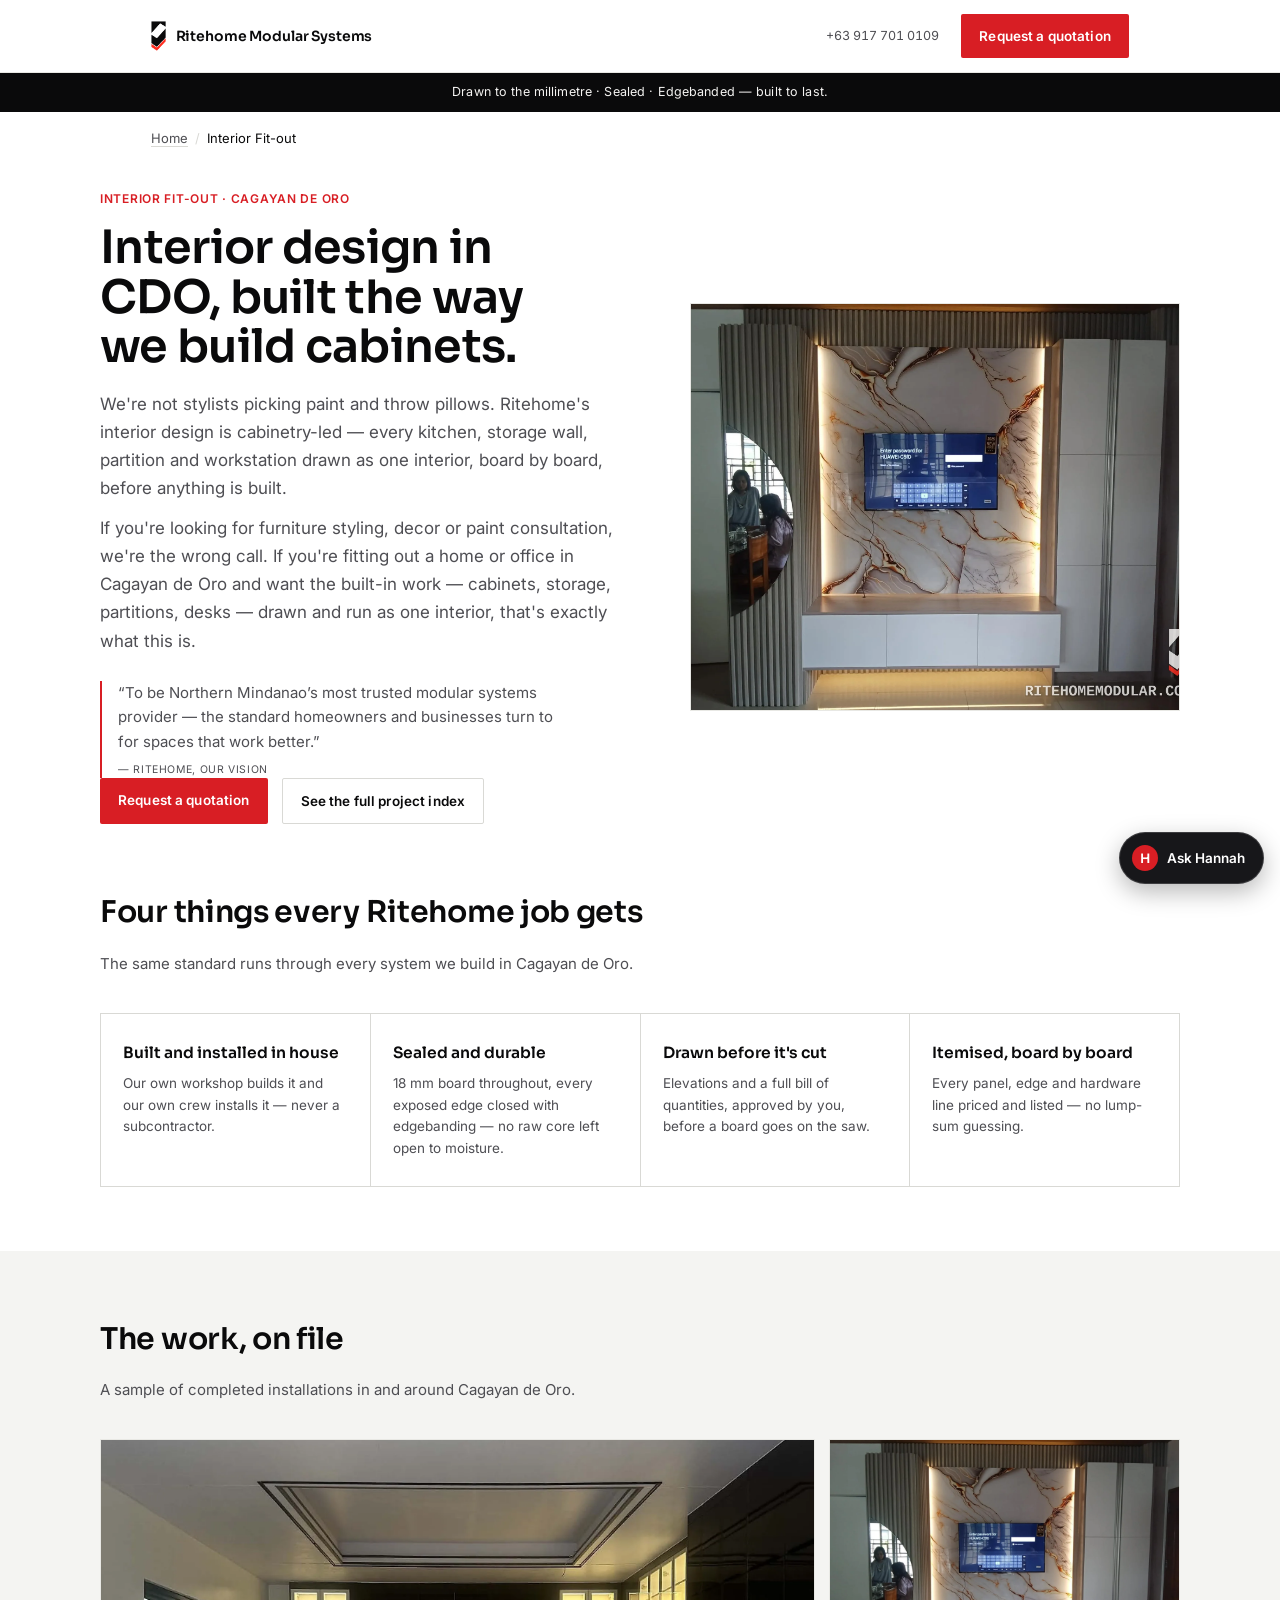
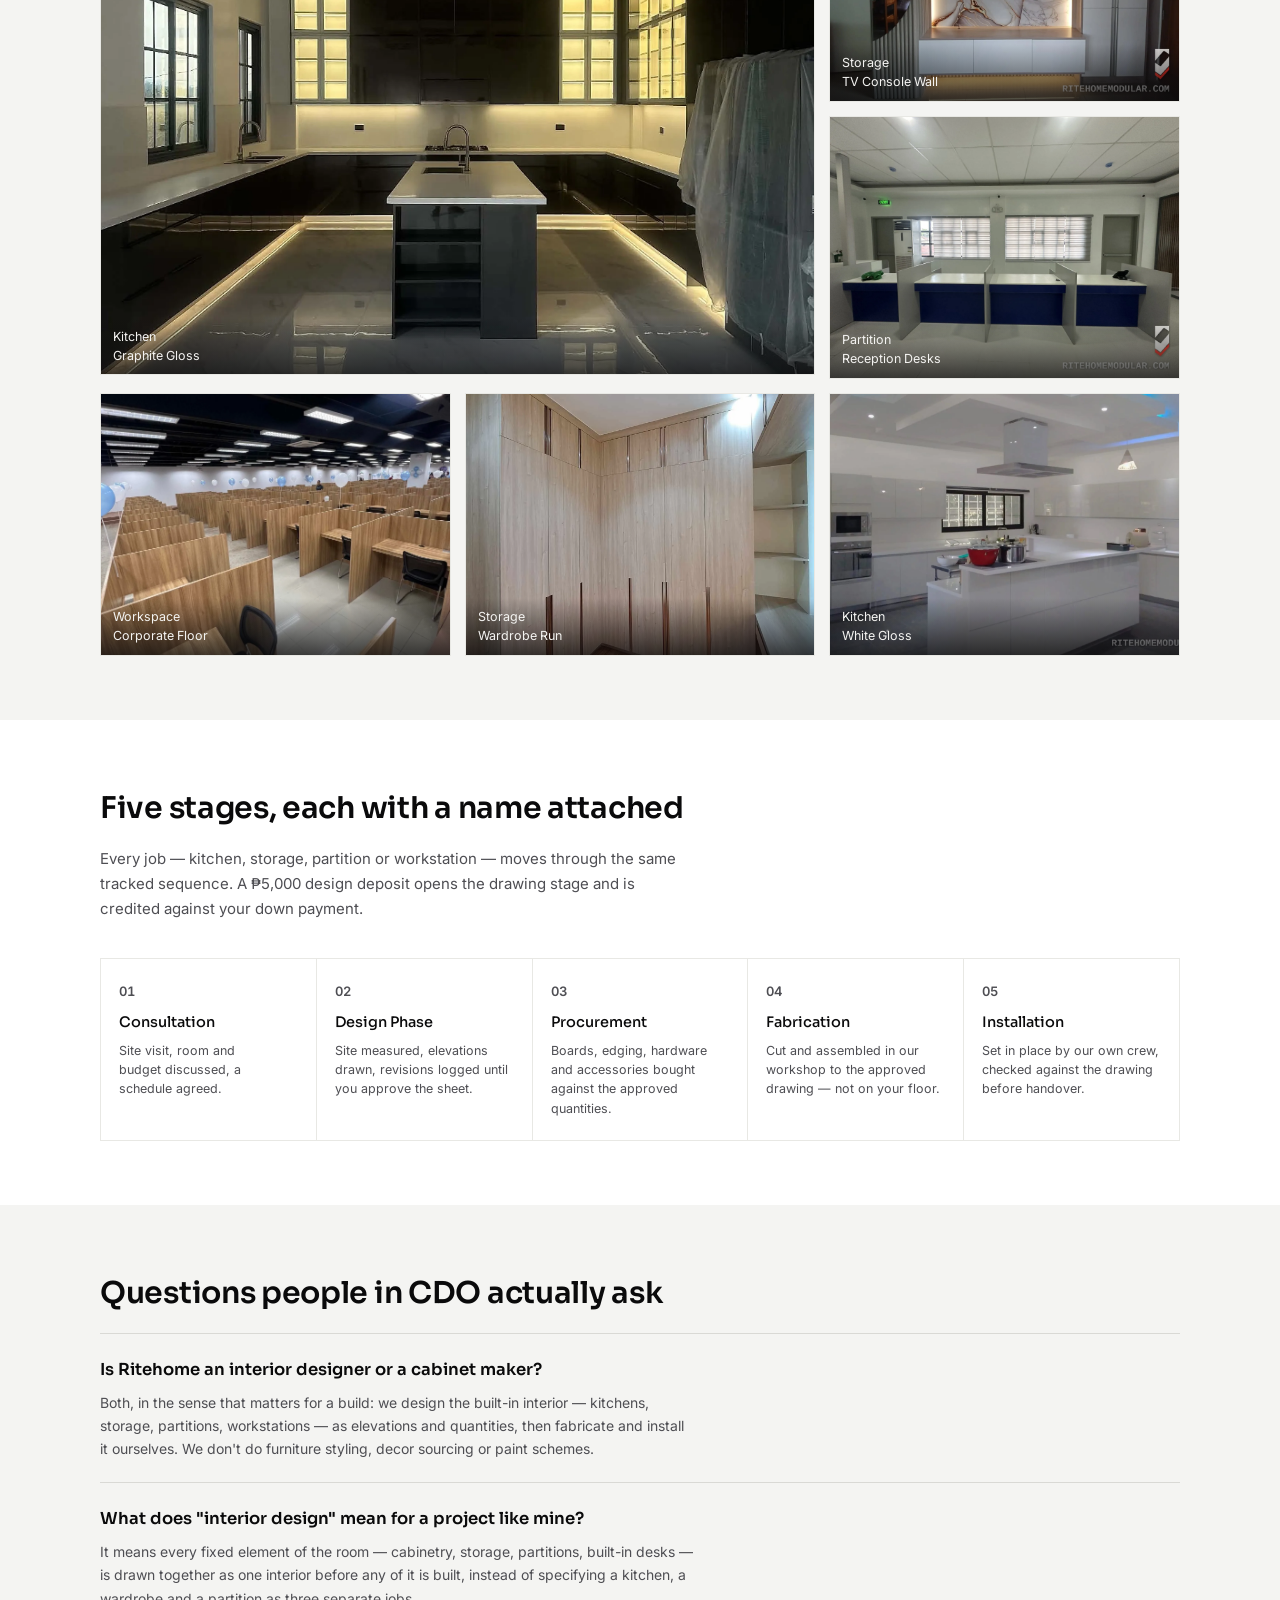
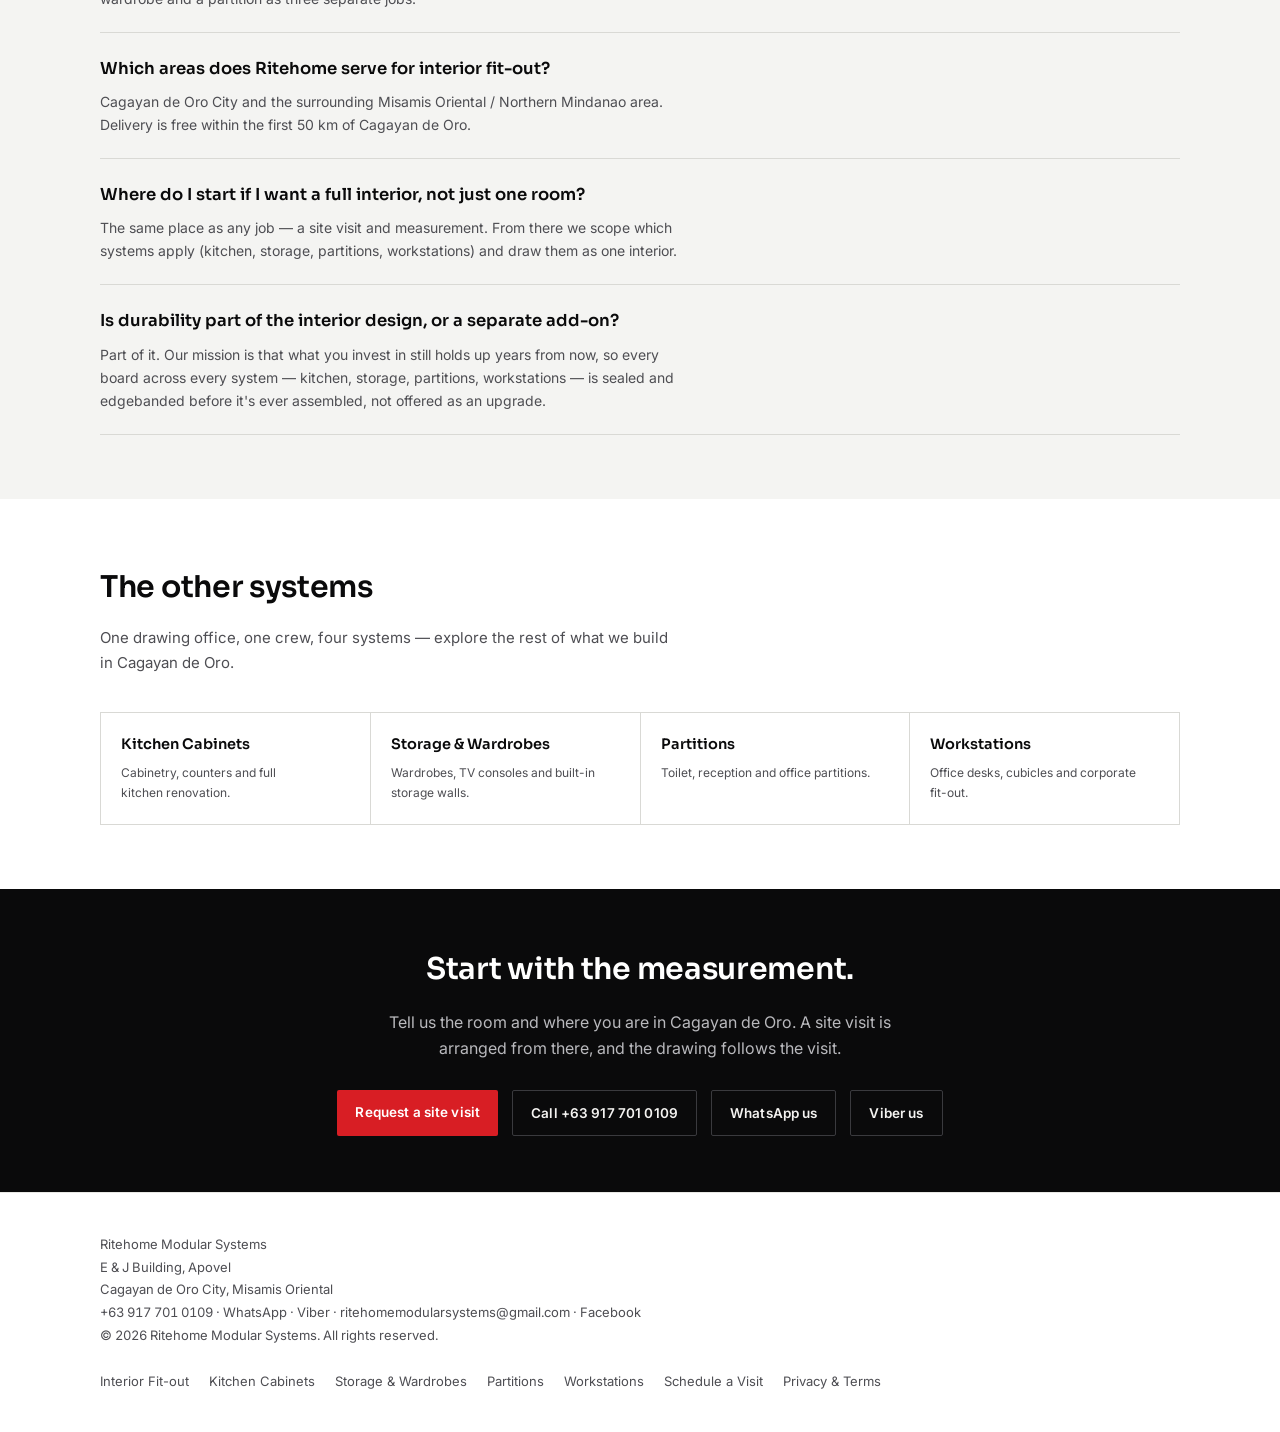
<file: interior-design-cdo/index.html>
<!doctype html>
<html lang="en">
<head>
<meta charset="utf-8">
<meta name="viewport" content="width=device-width, initial-scale=1, viewport-fit=cover">
<meta name="theme-color" content="#FFFFFF">
<link rel="icon" href="data:image/svg+xml,%3Csvg xmlns=%27http://www.w3.org/2000/svg%27 viewBox=%270 0 32 32%27%3E%3Crect width=%2732%27 height=%2732%27 fill=%27%23fff%27/%3E%3Crect x=%274%27 y=%278%27 width=%2711%27 height=%279%27 rx=%271.5%27 fill=%27%23D81E24%27/%3E%3Crect x=%2717%27 y=%278%27 width=%2711%27 height=%279%27 rx=%271.5%27 fill=%27%23D81E24%27/%3E%3Crect x=%274%27 y=%2719%27 width=%2724%27 height=%275%27 rx=%271.5%27 fill=%27%230A0A0B%27/%3E%3C/svg%3E">
<title>Interior Design &amp; Interior Fit-out in CDO | Ritehome Modular Systems</title>
<meta name="description" content="Interior design in Cagayan de Oro (CDO), built cabinetry-led: kitchens, storage, partitions and workstations drawn as one interior, sealed and edgebanded, built by our own crew.">
<link rel="canonical" href="https://ritehomemodular.com/interior-design-cdo/">
<meta name="robots" content="index, follow, max-image-preview:large">
<meta name="keywords" content="interior design CDO, interior designer Cagayan de Oro, interior contractor CDO, interior fit-out Cagayan de Oro, cabinetry-led interior design">
<meta name="geo.region" content="PH-MSR">
<meta name="geo.placename" content="Cagayan de Oro City">
<meta name="geo.position" content="8.500563;124.622937">
<meta name="ICBM" content="8.500563, 124.622937">

<meta property="og:type" content="website">
<meta property="og:site_name" content="Ritehome Modular Systems">
<meta property="og:title" content="Interior Design &amp; Interior Fit-out in CDO | Ritehome Modular Systems">
<meta property="og:description" content="Interior design in Cagayan de Oro (CDO), built cabinetry-led: kitchens, storage, partitions and workstations drawn as one interior, sealed and edgebanded, built by our own crew.">
<meta property="og:url" content="https://ritehomemodular.com/interior-design-cdo/">
<meta property="og:image" content="https://ritehomemodular.com/ritehome-photos/enhanced/07-storage-feature-wall.jpg">
<meta property="og:locale" content="en_PH">

<meta name="twitter:card" content="summary_large_image">
<meta name="twitter:title" content="Interior Design &amp; Interior Fit-out in CDO | Ritehome Modular Systems">
<meta name="twitter:description" content="Interior design in Cagayan de Oro (CDO), built cabinetry-led: kitchens, storage, partitions and workstations drawn as one interior, sealed and edgebanded, built by our own crew.">
<meta name="twitter:image" content="https://ritehomemodular.com/ritehome-photos/enhanced/07-storage-feature-wall.jpg">

<link rel="preconnect" href="https://fonts.googleapis.com">
<link rel="preconnect" href="https://fonts.gstatic.com" crossorigin>
<link rel="stylesheet" href="https://fonts.googleapis.com/css2?family=Sora:wght@400;500;600;700&family=IBM+Plex+Mono:wght@400;500&family=Inter:wght@300;400;500&display=swap">
<link rel="stylesheet" href="../assets/service-page.css?v=8e35fa11">
<link rel="stylesheet" href="../assets/hannah.css?v=37e490ff">
<link rel="stylesheet" href="../assets/lightbox.css?v=daa832d8">

<script type="application/ld+json">
{
  "@context": "https://schema.org",
  "@type": "Service",
  "name": "Interior Design & Interior Fit-out in CDO",
  "description": "Cabinetry-led interior fit-out covering kitchens, storage, partitions and workstations in Cagayan de Oro, every board sealed and edgebanded.",
  "url": "https://ritehomemodular.com/interior-design-cdo/",
  "areaServed": [
    {
      "@type": "City",
      "name": "Cagayan de Oro"
    },
    {
      "@type": "AdministrativeArea",
      "name": "Misamis Oriental"
    }
  ],
  "provider": {
    "@type": "HomeAndConstructionBusiness",
    "@id": "https://ritehomemodular.com/#business",
    "name": "Ritehome Modular Systems",
    "foundingDate": "2017-03-08",
    "telephone": "+63-917-701-0109",
    "url": "https://ritehomemodular.com/",
    "image": "https://ritehomemodular.com/ritehome-photos/enhanced/01-graphite-gloss.jpg",
    "address": {
      "@type": "PostalAddress",
      "streetAddress": "E & J Building, Apovel",
      "addressLocality": "Cagayan de Oro City",
      "addressRegion": "Misamis Oriental",
      "addressCountry": "PH"
    }
  }
}
</script>
<script type="application/ld+json">
{
  "@context": "https://schema.org",
  "@type": "BreadcrumbList",
  "itemListElement": [
    {
      "@type": "ListItem",
      "position": 1,
      "name": "Home",
      "item": "https://ritehomemodular.com/"
    },
    {
      "@type": "ListItem",
      "position": 2,
      "name": "Interior Fit-out",
      "item": "https://ritehomemodular.com/interior-design-cdo/"
    }
  ]
}
</script>
<script type="application/ld+json">
{
  "@context": "https://schema.org",
  "@type": "FAQPage",
  "mainEntity": [
    {
      "@type": "Question",
      "name": "Is Ritehome an interior designer or a cabinet maker?",
      "acceptedAnswer": {
        "@type": "Answer",
        "text": "Both, in the sense that matters for a build: we design the built-in interior \u2014 kitchens, storage, partitions, workstations \u2014 as elevations and quantities, then fabricate and install it ourselves. We don't do furniture styling, decor sourcing or paint schemes."
      }
    },
    {
      "@type": "Question",
      "name": "What does \"interior design\" mean for a project like mine?",
      "acceptedAnswer": {
        "@type": "Answer",
        "text": "It means every fixed element of the room \u2014 cabinetry, storage, partitions, built-in desks \u2014 is drawn together as one interior before any of it is built, instead of specifying a kitchen, a wardrobe and a partition as three separate jobs."
      }
    },
    {
      "@type": "Question",
      "name": "Which areas does Ritehome serve for interior fit-out?",
      "acceptedAnswer": {
        "@type": "Answer",
        "text": "Cagayan de Oro City and the surrounding Misamis Oriental / Northern Mindanao area. Delivery is free within the first 50 km of Cagayan de Oro."
      }
    },
    {
      "@type": "Question",
      "name": "Where do I start if I want a full interior, not just one room?",
      "acceptedAnswer": {
        "@type": "Answer",
        "text": "The same place as any job \u2014 a site visit and measurement. From there we scope which systems apply (kitchen, storage, partitions, workstations) and draw them as one interior."
      }
    },
    {
      "@type": "Question",
      "name": "Is durability part of the interior design, or a separate add-on?",
      "acceptedAnswer": {
        "@type": "Answer",
        "text": "Part of it. Our mission is that what you invest in still holds up years from now, so every board across every system \u2014 kitchen, storage, partitions, workstations \u2014 is sealed and edgebanded before it's ever assembled, not offered as an upgrade."
      }
    }
  ]
}
</script>
</head>
<body data-hannah-page="service">

<header class="topbar">
  <div class="topbar-in">
    <a class="brand" href="../index.html">
      <img class="wm-icon" src="../assets/logo-mark.png" width="430" height="894" alt="">
      <span>Ritehome Modular Systems</span>
    </a>
    <nav>
      <a class="tel" href="tel:+639177010109">+63 917 701 0109</a>
      <a class="cta" href="../index.html#inquiry">Request a quotation</a>
    </nav>
  </div>
</header>

<p class="missionstrip">Drawn to the millimetre &middot; Sealed &middot; Edgebanded &mdash; built to last.</p>

<p class="crumb">
  <a href="../index.html">Home</a><span class="sep">/</span><span class="here">Interior Fit-out</span>
</p>

<section class="hero">
  <div class="hero-in">
    <div>
      <p class="eyebrow">Interior Fit-out · Cagayan de Oro</p>
      <h1>Interior design in CDO, built the way we build cabinets.</h1>
      <p class="lede">We're not stylists picking paint and throw pillows. Ritehome's interior design is cabinetry-led — every kitchen, storage wall, partition and workstation drawn as one interior, board by board, before anything is built.</p>
      <p class="lede" style="margin-top:-14px">If you're looking for furniture styling, decor or paint consultation, we're the wrong call. If you're fitting out a home or office in Cagayan de Oro and want the built-in work — cabinets, storage, partitions, desks — drawn and run as one interior, that's exactly what this is.</p><blockquote style="margin:22px 0 0;padding-left:16px;border-left:2px solid var(--core);font-size:15px;color:var(--ink-dim);max-width:52ch">&ldquo;To be Northern Mindanao&rsquo;s most trusted modular systems provider &mdash; the standard homeowners and businesses turn to for spaces that work better.&rdquo;<footer style="margin-top:6px;font-family:var(--f-mono);font-size:10.5px;letter-spacing:.06em;text-transform:uppercase;color:var(--ink-dim)">&mdash; Ritehome, our vision</footer></blockquote>
      <div class="hero-acts">
        <a class="cta" href="../index.html#inquiry">Request a quotation</a>
        <a class="cta ghost" href="../index.html">See the full project index</a>
      </div>
    </div>
    <div class="hero-photo">
      <picture><source type="image/webp" srcset="../ritehome-photos/enhanced/07-storage-feature-wall.webp"><img src="../ritehome-photos/enhanced/07-storage-feature-wall.jpg" alt="Backlit onyx-marble TV console wall with a wall-mounted television, ribbed timber pilasters, a floating console cabinet and a full-height wardrobe on either side."></picture>
    </div>
  </div>
</section>

<section class="block">
  <div class="block-in">
    <h2>Four things every Ritehome job gets</h2>
    <p class="section-lede">The same standard runs through every system we build in Cagayan de Oro.</p>
    <div class="props">
      <div class="prop">
        <h3>Built and installed in house</h3>
        <p>Our own workshop builds it and our own crew installs it — never a subcontractor.</p>
      </div>
      <div class="prop">
        <h3>Sealed and durable</h3>
        <p>18 mm board throughout, every exposed edge closed with edgebanding — no raw core left open to moisture.</p>
      </div>
      <div class="prop">
        <h3>Drawn before it's cut</h3>
        <p>Elevations and a full bill of quantities, approved by you, before a board goes on the saw.</p>
      </div>
      <div class="prop">
        <h3>Itemised, board by board</h3>
        <p>Every panel, edge and hardware line priced and listed — no lump-sum guessing.</p>
      </div>
    </div>
  </div>
</section>

<section class="block alt">
  <div class="block-in">
    <h2>The work, on file</h2>
    <p class="section-lede">A sample of completed installations in and around Cagayan de Oro.</p>
    <div class="gallery">
      <a href="../ritehome-photos/enhanced/01-graphite-gloss.webp" target="_blank" rel="noopener">
        <picture><source type="image/webp" srcset="../ritehome-photos/enhanced/01-graphite-gloss.webp"><img src="../ritehome-photos/enhanced/01-graphite-gloss.jpg" alt="Installed U-shaped kitchen in black gloss with a white quartz counter and backlit glass wall units." loading="lazy"></picture>
        <span class="cap">Kitchen<br>Graphite Gloss</span>
      </a>
      <a href="../ritehome-photos/enhanced/07-storage-feature-wall.webp" target="_blank" rel="noopener">
        <picture><source type="image/webp" srcset="../ritehome-photos/enhanced/07-storage-feature-wall.webp"><img src="../ritehome-photos/enhanced/07-storage-feature-wall.jpg" alt="Backlit onyx-marble TV console wall with a wall-mounted television and ribbed timber pilasters." loading="lazy"></picture>
        <span class="cap">Storage<br>TV Console Wall</span>
      </a>
      <a href="../ritehome-photos/enhanced/11-partition-reception.webp" target="_blank" rel="noopener">
        <picture><source type="image/webp" srcset="../ritehome-photos/enhanced/11-partition-reception.webp"><img src="../ritehome-photos/enhanced/11-partition-reception.jpg" alt="Row of laminate reception desk partitions with blue counter fronts, dividing a service floor into individual windows." loading="lazy"></picture>
        <span class="cap">Partition<br>Reception Desks</span>
      </a>
      <a href="../ritehome-photos/enhanced/13-workspace-corporate-floor.webp" target="_blank" rel="noopener">
        <picture><source type="image/webp" srcset="../ritehome-photos/enhanced/13-workspace-corporate-floor.webp"><img src="../ritehome-photos/enhanced/13-workspace-corporate-floor.jpg" alt="Full floor of modular timber desk cubicles repeated in long rows under a black ceiling." loading="lazy"></picture>
        <span class="cap">Workspace<br>Corporate Floor</span>
      </a>
      <a href="../ritehome-photos/enhanced/08-storage-wardrobe.webp" target="_blank" rel="noopener">
        <picture><source type="image/webp" srcset="../ritehome-photos/enhanced/08-storage-wardrobe.webp"><img src="../ritehome-photos/enhanced/08-storage-wardrobe.jpg" alt="Full-height woodgrain wardrobe run turning through a corner, with concealed vertical pulls." loading="lazy"></picture>
        <span class="cap">Storage<br>Wardrobe Run</span>
      </a>
      <a href="../ritehome-photos/enhanced/06-white-gloss.webp" target="_blank" rel="noopener">
        <picture><source type="image/webp" srcset="../ritehome-photos/enhanced/06-white-gloss.webp"><img src="../ritehome-photos/enhanced/06-white-gloss.jpg" alt="Large white gloss kitchen with a central island, extractor hood and integrated oven column." loading="lazy"></picture>
        <span class="cap">Kitchen<br>White Gloss</span>
      </a>
    </div>
  </div>
</section>

<section class="block">
  <div class="block-in">
    <h2>Five stages, each with a name attached</h2>
    <p class="section-lede">Every job — kitchen, storage, partition or workstation — moves through the same tracked sequence. A ₱5,000 design deposit opens the drawing stage and is credited against your down payment.</p>
    <div class="steps">
      <div class="step">
        <p class="n">01</p>
        <h3>Consultation</h3>
        <p>Site visit, room and budget discussed, a schedule agreed.</p>
      </div>
      <div class="step">
        <p class="n">02</p>
        <h3>Design Phase</h3>
        <p>Site measured, elevations drawn, revisions logged until you approve the sheet.</p>
      </div>
      <div class="step">
        <p class="n">03</p>
        <h3>Procurement</h3>
        <p>Boards, edging, hardware and accessories bought against the approved quantities.</p>
      </div>
      <div class="step">
        <p class="n">04</p>
        <h3>Fabrication</h3>
        <p>Cut and assembled in our workshop to the approved drawing — not on your floor.</p>
      </div>
      <div class="step">
        <p class="n">05</p>
        <h3>Installation</h3>
        <p>Set in place by our own crew, checked against the drawing before handover.</p>
      </div>
    </div>
  </div>
</section>

<section class="block alt">
  <div class="block-in">
    <h2>Questions people in CDO actually ask</h2>
    <div class="faq">
    <div class="faqitem">
      <h3>Is Ritehome an interior designer or a cabinet maker?</h3>
      <p>Both, in the sense that matters for a build: we design the built-in interior — kitchens, storage, partitions, workstations — as elevations and quantities, then fabricate and install it ourselves. We don't do furniture styling, decor sourcing or paint schemes.</p>
    </div>
    <div class="faqitem">
      <h3>What does "interior design" mean for a project like mine?</h3>
      <p>It means every fixed element of the room — cabinetry, storage, partitions, built-in desks — is drawn together as one interior before any of it is built, instead of specifying a kitchen, a wardrobe and a partition as three separate jobs.</p>
    </div>
    <div class="faqitem">
      <h3>Which areas does Ritehome serve for interior fit-out?</h3>
      <p>Cagayan de Oro City and the surrounding Misamis Oriental / Northern Mindanao area. Delivery is free within the first 50 km of Cagayan de Oro.</p>
    </div>
    <div class="faqitem">
      <h3>Where do I start if I want a full interior, not just one room?</h3>
      <p>The same place as any job — a site visit and measurement. From there we scope which systems apply (kitchen, storage, partitions, workstations) and draw them as one interior.</p>
    </div>
    <div class="faqitem">
      <h3>Is durability part of the interior design, or a separate add-on?</h3>
      <p>Part of it. Our mission is that what you invest in still holds up years from now, so every board across every system — kitchen, storage, partitions, workstations — is sealed and edgebanded before it's ever assembled, not offered as an upgrade.</p>
    </div>
    </div>
  </div>
</section>

<section class="block">
  <div class="block-in">
    <h2>The other systems</h2>
    <p class="section-lede">One drawing office, one crew, four systems — explore the rest of what we build in Cagayan de Oro.</p>
    <div class="siblings">
    <a class="sibling" href="../kitchen-cabinets-cdo/">
      <h3>Kitchen Cabinets</h3>
      <p>Cabinetry, counters and full kitchen renovation.</p>
    </a>
    <a class="sibling" href="../storage-wardrobes-cdo/">
      <h3>Storage &amp; Wardrobes</h3>
      <p>Wardrobes, TV consoles and built-in storage walls.</p>
    </a>
    <a class="sibling" href="../partitions-cdo/">
      <h3>Partitions</h3>
      <p>Toilet, reception and office partitions.</p>
    </a>
    <a class="sibling" href="../workstations-cdo/">
      <h3>Workstations</h3>
      <p>Office desks, cubicles and corporate fit-out.</p>
    </a>
    </div>
  </div>
</section>

<div class="ctaband">
  <h2>Start with the measurement.</h2>
  <p>Tell us the room and where you are in Cagayan de Oro. A site visit is arranged from there, and the drawing follows the visit.</p>
  <div class="hero-acts">
    <a class="cta" href="../index.html#inquiry">Request a site visit</a>
    <a class="cta ghost" href="tel:+639177010109">Call +63 917 701 0109</a>
    <a class="cta ghost" href="https://wa.me/639177010109?text=Hi%20Ritehome%2C%20I%27d%20like%20to%20ask%20about%20interior%20design.">WhatsApp us</a>
    <a class="cta ghost" href="viber://chat?number=%2B639177010109">Viber us</a>
  </div>
</div>

<footer class="foot">
  <div class="foot-in">
    <div class="foot-note">
      Ritehome Modular Systems<br>E &amp; J Building, Apovel<br>Cagayan de Oro City, Misamis Oriental<br>
      <a href="tel:+639177010109">+63 917 701 0109</a> · <a href="https://wa.me/639177010109">WhatsApp</a> · <a href="viber://chat?number=%2B639177010109">Viber</a> · <a href="mailto:ritehomemodularsystems@gmail.com">ritehomemodularsystems@gmail.com</a> · <a href="https://www.facebook.com/share/1EE6bWMuNw/?mibextid=wwXIfr" target="_blank" rel="noopener">Facebook</a><br>
      &copy; 2026 Ritehome Modular Systems. All rights reserved.
    </div>
    <nav class="footlinks" aria-label="Services by system">
      <a href="../interior-design-cdo/">Interior Fit-out</a>
      <a href="../kitchen-cabinets-cdo/">Kitchen Cabinets</a>
      <a href="../storage-wardrobes-cdo/">Storage &amp; Wardrobes</a>
      <a href="../partitions-cdo/">Partitions</a>
      <a href="../workstations-cdo/">Workstations</a>
      <a href="../schedule/">Schedule a Visit</a>
      <a href="../privacy-policy/">Privacy &amp; Terms</a>
    </nav>
  </div>
</footer>

<script src="../assets/lightbox.js?v=387b4d42" defer></script>
<script src="../assets/hannah.js?v=fb0e2950" defer></script>
</body>
</html>
</file>
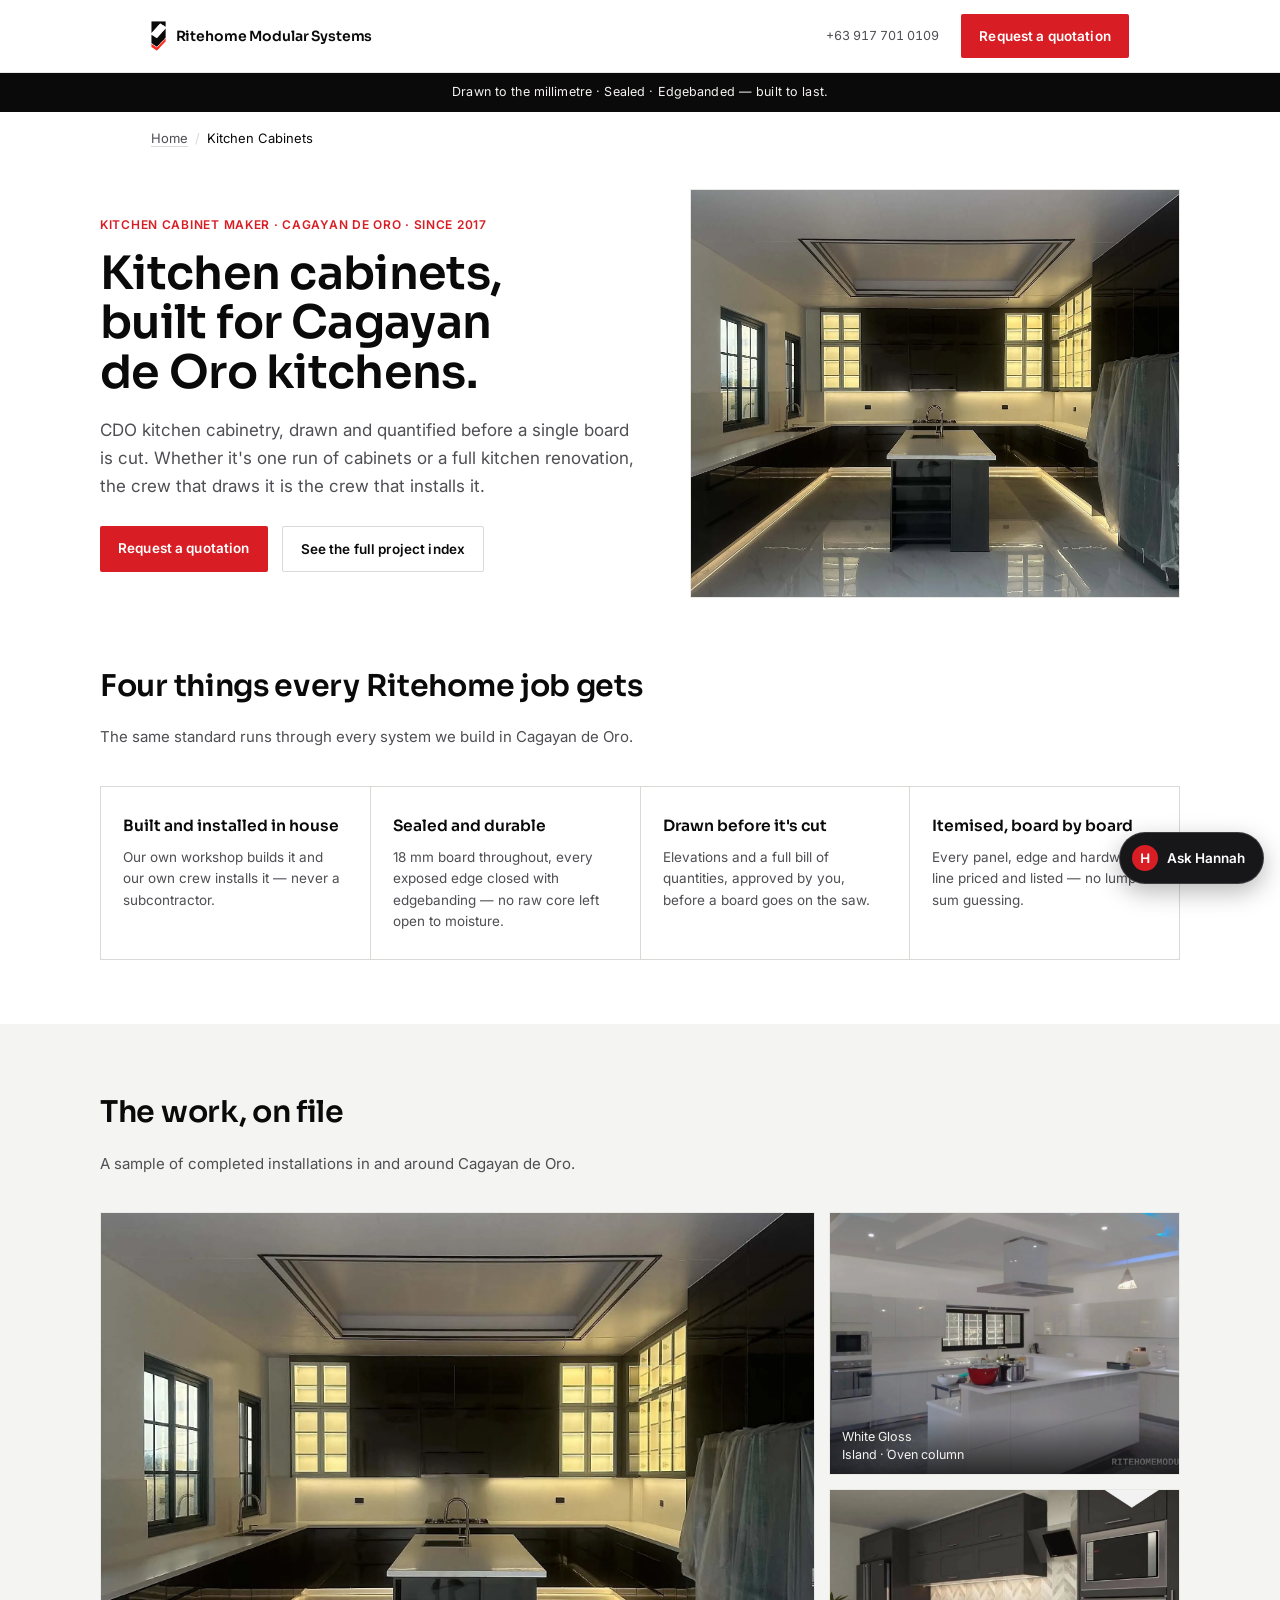
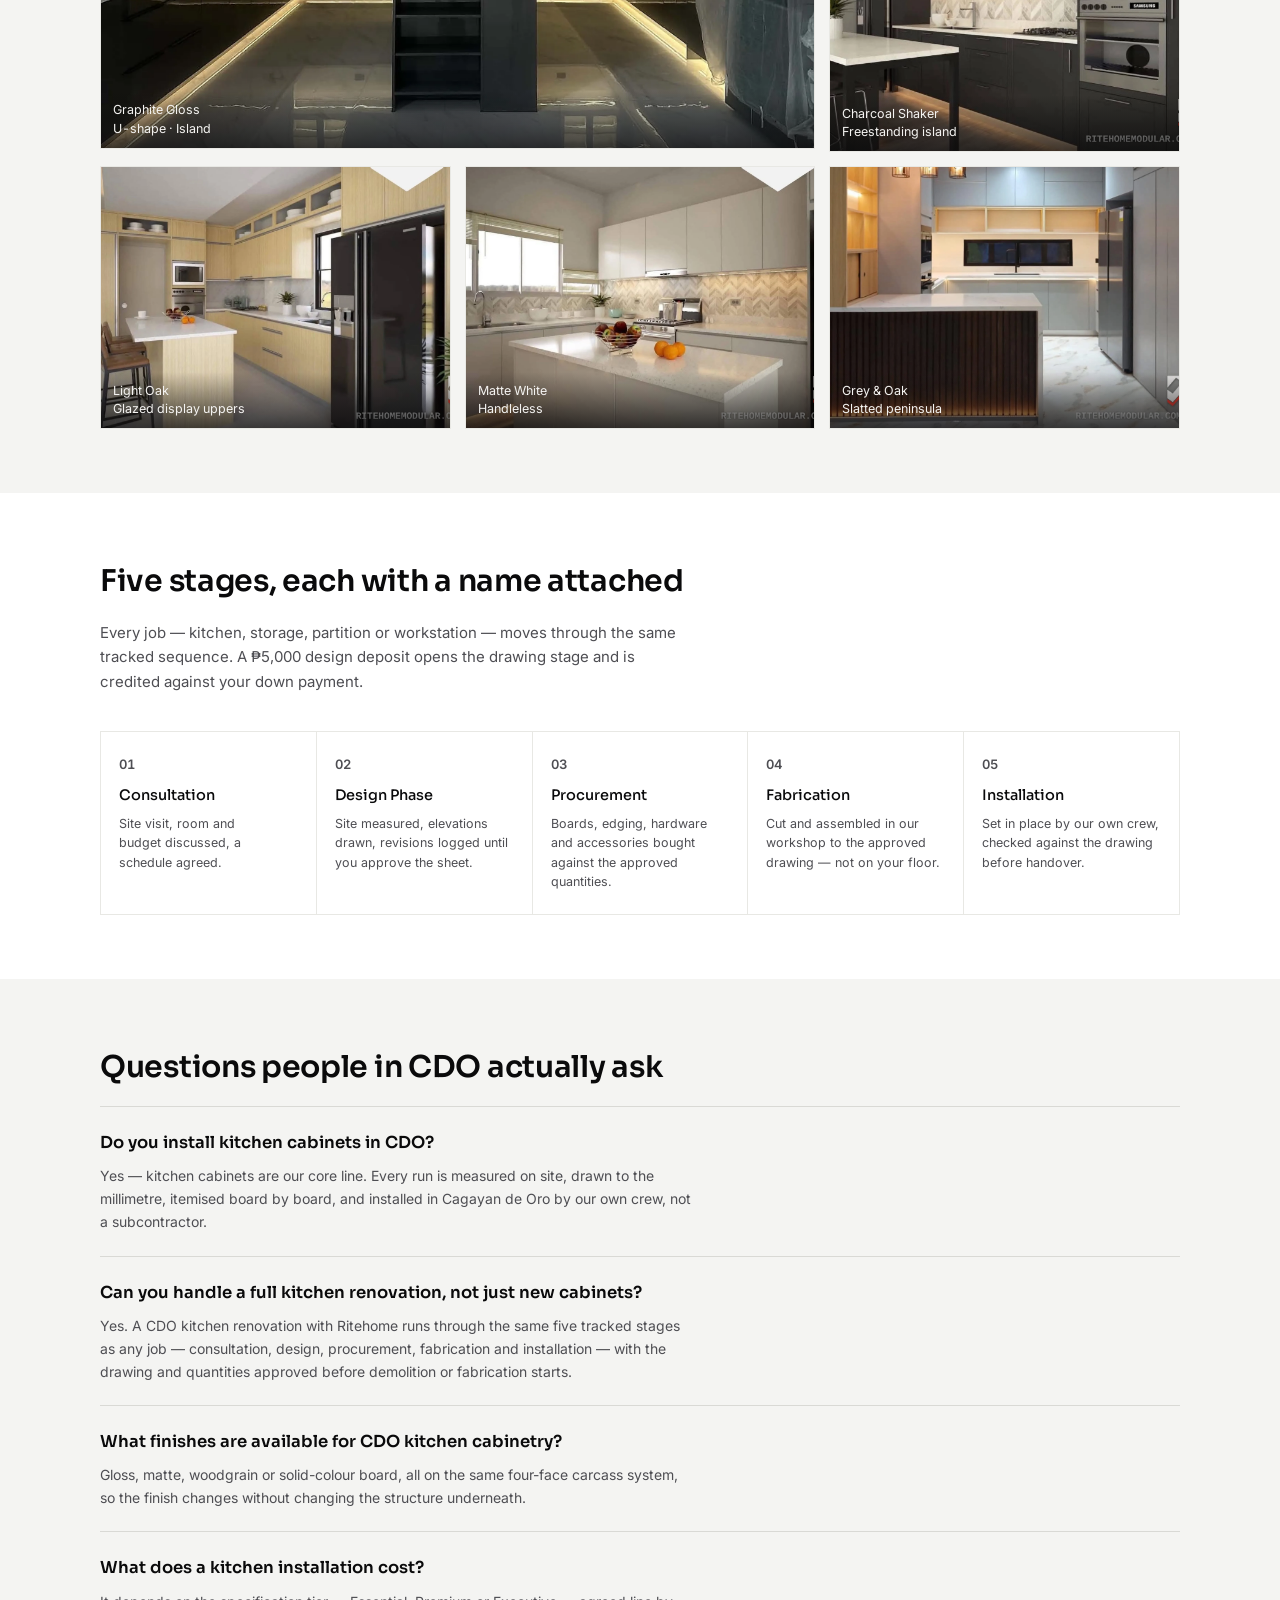
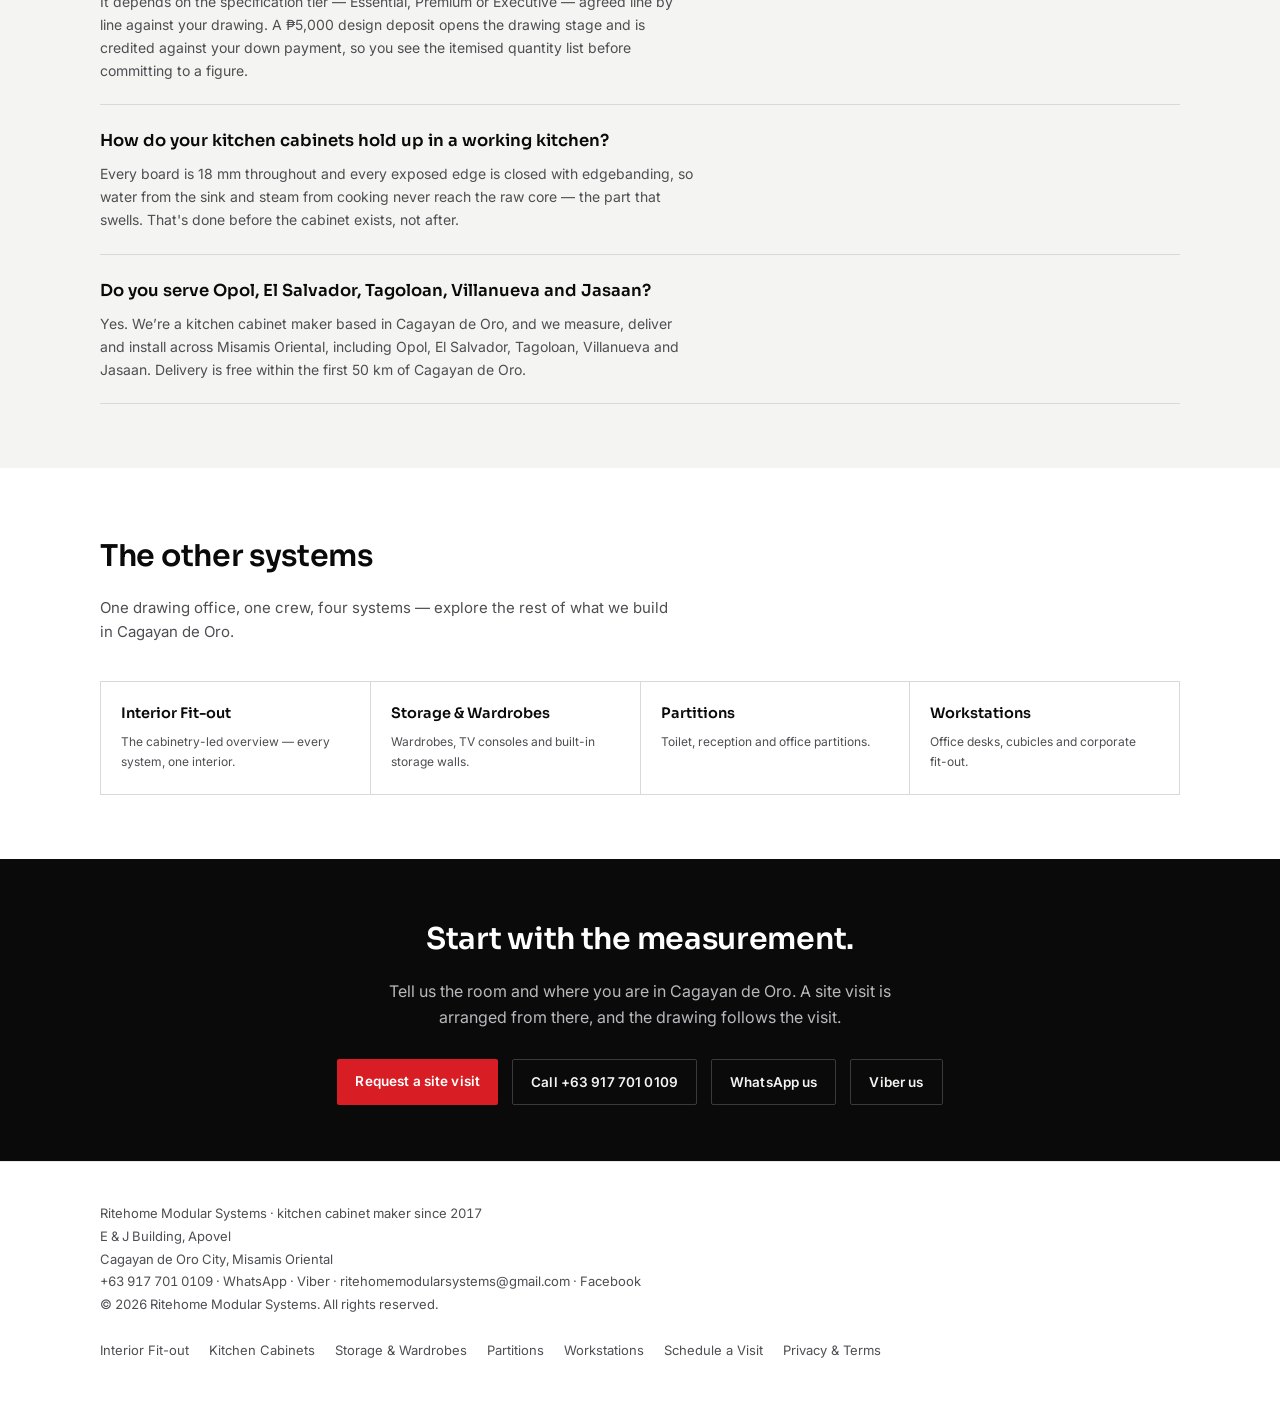
<file: kitchen-cabinets-cdo/index.html>
<!doctype html>
<html lang="en">
<head>
<meta charset="utf-8">
<meta name="viewport" content="width=device-width, initial-scale=1, viewport-fit=cover">
<meta name="theme-color" content="#FFFFFF">
<link rel="icon" href="data:image/svg+xml,%3Csvg xmlns=%27http://www.w3.org/2000/svg%27 viewBox=%270 0 32 32%27%3E%3Crect width=%2732%27 height=%2732%27 fill=%27%23fff%27/%3E%3Crect x=%274%27 y=%278%27 width=%2711%27 height=%279%27 rx=%271.5%27 fill=%27%23D81E24%27/%3E%3Crect x=%2717%27 y=%278%27 width=%2711%27 height=%279%27 rx=%271.5%27 fill=%27%23D81E24%27/%3E%3Crect x=%274%27 y=%2719%27 width=%2724%27 height=%275%27 rx=%271.5%27 fill=%27%230A0A0B%27/%3E%3C/svg%3E">
<title>Kitchen Cabinet Maker &amp; Kitchen Renovation in CDO | Ritehome Modular Systems</title>
<meta name="description" content="Kitchen cabinet maker in Cagayan de Oro (CDO) since 2017: kitchen cabinets and full kitchen renovation, sealed and edgebanded, installed by our own crew across Misamis Oriental.">
<link rel="canonical" href="https://ritehomemodular.com/kitchen-cabinets-cdo/">
<meta name="robots" content="index, follow, max-image-preview:large">
<meta name="keywords" content="kitchen cabinet maker CDO, kitchen cabinet maker Cagayan de Oro, cabinet maker Misamis Oriental, kitchen cabinets CDO, CDO kitchen cabinetry, kitchen cabinet in CDO, CDO kitchen renovation, CDO kitchen installer, kitchen design CDO, modular kitchen CDO, durable kitchen cabinets Cagayan de Oro">
<meta name="geo.region" content="PH-MSR">
<meta name="geo.placename" content="Cagayan de Oro City">
<meta name="geo.position" content="8.500563;124.622937">
<meta name="ICBM" content="8.500563, 124.622937">

<meta property="og:type" content="website">
<meta property="og:site_name" content="Ritehome Modular Systems">
<meta property="og:title" content="Kitchen Cabinet Maker &amp; Kitchen Renovation in CDO | Ritehome Modular Systems">
<meta property="og:description" content="Kitchen cabinet maker in Cagayan de Oro (CDO) since 2017: kitchen cabinets and full kitchen renovation, sealed and edgebanded, installed by our own crew across Misamis Oriental.">
<meta property="og:url" content="https://ritehomemodular.com/kitchen-cabinets-cdo/">
<meta property="og:image" content="https://ritehomemodular.com/ritehome-photos/enhanced/01-graphite-gloss.jpg">
<meta property="og:locale" content="en_PH">

<meta name="twitter:card" content="summary_large_image">
<meta name="twitter:title" content="Kitchen Cabinet Maker &amp; Kitchen Renovation in CDO | Ritehome Modular Systems">
<meta name="twitter:description" content="Kitchen cabinet maker in Cagayan de Oro (CDO) since 2017: kitchen cabinets and full kitchen renovation, sealed and edgebanded, installed by our own crew across Misamis Oriental.">
<meta name="twitter:image" content="https://ritehomemodular.com/ritehome-photos/enhanced/01-graphite-gloss.jpg">

<link rel="preconnect" href="https://fonts.googleapis.com">
<link rel="preconnect" href="https://fonts.gstatic.com" crossorigin>
<link rel="stylesheet" href="https://fonts.googleapis.com/css2?family=Sora:wght@400;500;600;700&family=IBM+Plex+Mono:wght@400;500&family=Inter:wght@300;400;500&display=swap">
<link rel="stylesheet" href="../assets/service-page.css?v=8e35fa11">
<link rel="stylesheet" href="../assets/hannah.css?v=37e490ff">
<link rel="stylesheet" href="../assets/lightbox.css?v=daa832d8">

<script type="application/ld+json">
{
  "@context": "https://schema.org",
  "@type": "Service",
  "name": "Kitchen Cabinets & Kitchen Renovation in CDO",
  "description": "Kitchen cabinet installation, kitchen cabinetry and full kitchen renovation in Cagayan de Oro, sealed and edgebanded to last, installed by an in-house crew.",
  "url": "https://ritehomemodular.com/kitchen-cabinets-cdo/",
  "areaServed": [
    {
      "@type": "City",
      "name": "Cagayan de Oro"
    },
    { "@type": "City", "name": "Opol" },
    { "@type": "City", "name": "El Salvador" },
    { "@type": "City", "name": "Tagoloan" },
    { "@type": "City", "name": "Villanueva" },
    { "@type": "City", "name": "Jasaan" },
    {
      "@type": "AdministrativeArea",
      "name": "Misamis Oriental"
    }
  ],
  "provider": {
    "@type": "HomeAndConstructionBusiness",
    "@id": "https://ritehomemodular.com/#business",
    "name": "Ritehome Modular Systems",
    "foundingDate": "2017-03-08",
    "telephone": "+63-917-701-0109",
    "url": "https://ritehomemodular.com/",
    "image": "https://ritehomemodular.com/ritehome-photos/enhanced/01-graphite-gloss.jpg",
    "address": {
      "@type": "PostalAddress",
      "streetAddress": "E & J Building, Apovel",
      "addressLocality": "Cagayan de Oro City",
      "addressRegion": "Misamis Oriental",
      "addressCountry": "PH"
    }
  }
}
</script>
<script type="application/ld+json">
{
  "@context": "https://schema.org",
  "@type": "BreadcrumbList",
  "itemListElement": [
    {
      "@type": "ListItem",
      "position": 1,
      "name": "Home",
      "item": "https://ritehomemodular.com/"
    },
    {
      "@type": "ListItem",
      "position": 2,
      "name": "Kitchen Cabinets",
      "item": "https://ritehomemodular.com/kitchen-cabinets-cdo/"
    }
  ]
}
</script>
<script type="application/ld+json">
{
  "@context": "https://schema.org",
  "@type": "FAQPage",
  "mainEntity": [
    {
      "@type": "Question",
      "name": "Do you install kitchen cabinets in CDO?",
      "acceptedAnswer": {
        "@type": "Answer",
        "text": "Yes \u2014 kitchen cabinets are our core line. Every run is measured on site, drawn to the millimetre, itemised board by board, and installed in Cagayan de Oro by our own crew, not a subcontractor."
      }
    },
    {
      "@type": "Question",
      "name": "Can you handle a full kitchen renovation, not just new cabinets?",
      "acceptedAnswer": {
        "@type": "Answer",
        "text": "Yes. A CDO kitchen renovation with Ritehome runs through the same five tracked stages as any job \u2014 consultation, design, procurement, fabrication and installation \u2014 with the drawing and quantities approved before demolition or fabrication starts."
      }
    },
    {
      "@type": "Question",
      "name": "What finishes are available for CDO kitchen cabinetry?",
      "acceptedAnswer": {
        "@type": "Answer",
        "text": "Gloss, matte, woodgrain or solid-colour board, all on the same four-face carcass system, so the finish changes without changing the structure underneath."
      }
    },
    {
      "@type": "Question",
      "name": "What does a kitchen installation cost?",
      "acceptedAnswer": {
        "@type": "Answer",
        "text": "It depends on the specification tier \u2014 Essential, Premium or Executive \u2014 agreed line by line against your drawing. A \u20b15,000 design deposit opens the drawing stage and is credited against your down payment, so you see the itemised quantity list before committing to a figure."
      }
    },
    {
      "@type": "Question",
      "name": "How do your kitchen cabinets hold up in a working kitchen?",
      "acceptedAnswer": {
        "@type": "Answer",
        "text": "Every board is 18 mm throughout and every exposed edge is closed with edgebanding, so water from the sink and steam from cooking never reach the raw core \u2014 the part that swells. That's done before the cabinet exists, not after."
      }
    },
    {
      "@type": "Question",
      "name": "Do you serve Opol, El Salvador, Tagoloan, Villanueva and Jasaan?",
      "acceptedAnswer": {
        "@type": "Answer",
        "text": "Yes. We're a kitchen cabinet maker based in Cagayan de Oro, and we measure, deliver and install across Misamis Oriental, including Opol, El Salvador, Tagoloan, Villanueva and Jasaan. Delivery is free within the first 50 km of Cagayan de Oro."
      }
    }
  ]
}
</script>
</head>
<body data-hannah-page="service">

<header class="topbar">
  <div class="topbar-in">
    <a class="brand" href="../index.html">
      <img class="wm-icon" src="../assets/logo-mark.png" width="430" height="894" alt="">
      <span>Ritehome Modular Systems</span>
    </a>
    <nav>
      <a class="tel" href="tel:+639177010109">+63 917 701 0109</a>
      <a class="cta" href="../index.html#inquiry">Request a quotation</a>
    </nav>
  </div>
</header>

<p class="missionstrip">Drawn to the millimetre &middot; Sealed &middot; Edgebanded &mdash; built to last.</p>

<p class="crumb">
  <a href="../index.html">Home</a><span class="sep">/</span><span class="here">Kitchen Cabinets</span>
</p>

<section class="hero">
  <div class="hero-in">
    <div>
      <p class="eyebrow">Kitchen cabinet maker · Cagayan de Oro · Since 2017</p>
      <h1>Kitchen cabinets, built for Cagayan de Oro kitchens.</h1>
      <p class="lede">CDO kitchen cabinetry, drawn and quantified before a single board is cut. Whether it's one run of cabinets or a full kitchen renovation, the crew that draws it is the crew that installs it.</p>
      
      <div class="hero-acts">
        <a class="cta" href="../index.html#inquiry">Request a quotation</a>
        <a class="cta ghost" href="../index.html">See the full project index</a>
      </div>
    </div>
    <div class="hero-photo">
      <picture><source type="image/webp" srcset="../ritehome-photos/enhanced/01-graphite-gloss.webp"><img src="../ritehome-photos/enhanced/01-graphite-gloss.jpg" alt="Installed U-shaped kitchen in black gloss in Cagayan de Oro, with a white quartz counter, backlit glass wall units and a grey island."></picture>
    </div>
  </div>
</section>

<section class="block">
  <div class="block-in">
    <h2>Four things every Ritehome job gets</h2>
    <p class="section-lede">The same standard runs through every system we build in Cagayan de Oro.</p>
    <div class="props">
      <div class="prop">
        <h3>Built and installed in house</h3>
        <p>Our own workshop builds it and our own crew installs it — never a subcontractor.</p>
      </div>
      <div class="prop">
        <h3>Sealed and durable</h3>
        <p>18 mm board throughout, every exposed edge closed with edgebanding — no raw core left open to moisture.</p>
      </div>
      <div class="prop">
        <h3>Drawn before it's cut</h3>
        <p>Elevations and a full bill of quantities, approved by you, before a board goes on the saw.</p>
      </div>
      <div class="prop">
        <h3>Itemised, board by board</h3>
        <p>Every panel, edge and hardware line priced and listed — no lump-sum guessing.</p>
      </div>
    </div>
  </div>
</section>

<section class="block alt">
  <div class="block-in">
    <h2>The work, on file</h2>
    <p class="section-lede">A sample of completed installations in and around Cagayan de Oro.</p>
    <div class="gallery">
      <a href="../ritehome-photos/enhanced/01-graphite-gloss.webp" target="_blank" rel="noopener">
        <picture><source type="image/webp" srcset="../ritehome-photos/enhanced/01-graphite-gloss.webp"><img src="../ritehome-photos/enhanced/01-graphite-gloss.jpg" alt="Installed U-shaped kitchen in black gloss with a white quartz counter and backlit glass wall units." loading="lazy"></picture>
        <span class="cap">Graphite Gloss<br>U-shape · Island</span>
      </a>
      <a href="../ritehome-photos/enhanced/06-white-gloss.webp" target="_blank" rel="noopener">
        <picture><source type="image/webp" srcset="../ritehome-photos/enhanced/06-white-gloss.webp"><img src="../ritehome-photos/enhanced/06-white-gloss.jpg" alt="Large white gloss kitchen with a central island, extractor hood and integrated oven column." loading="lazy"></picture>
        <span class="cap">White Gloss<br>Island · Oven column</span>
      </a>
      <a href="../ritehome-photos/enhanced/02-charcoal-shaker.webp" target="_blank" rel="noopener">
        <picture><source type="image/webp" srcset="../ritehome-photos/enhanced/02-charcoal-shaker.webp"><img src="../ritehome-photos/enhanced/02-charcoal-shaker.jpg" alt="Charcoal shaker-front kitchen with a herringbone stone backsplash and a freestanding island." loading="lazy"></picture>
        <span class="cap">Charcoal Shaker<br>Freestanding island</span>
      </a>
      <a href="../ritehome-photos/enhanced/03-light-oak.webp" target="_blank" rel="noopener">
        <picture><source type="image/webp" srcset="../ritehome-photos/enhanced/03-light-oak.webp"><img src="../ritehome-photos/enhanced/03-light-oak.jpg" alt="L-shaped light oak woodgrain kitchen with glazed display uppers and a peninsula bar." loading="lazy"></picture>
        <span class="cap">Light Oak<br>Glazed display uppers</span>
      </a>
      <a href="../ritehome-photos/enhanced/04-matte-white.webp" target="_blank" rel="noopener">
        <picture><source type="image/webp" srcset="../ritehome-photos/enhanced/04-matte-white.webp"><img src="../ritehome-photos/enhanced/04-matte-white.jpg" alt="Handleless matte white kitchen with a herringbone backsplash and a speckled quartz island." loading="lazy"></picture>
        <span class="cap">Matte White<br>Handleless</span>
      </a>
      <a href="../ritehome-photos/enhanced/05-grey-oak.webp" target="_blank" rel="noopener">
        <picture><source type="image/webp" srcset="../ritehome-photos/enhanced/05-grey-oak.webp"><img src="../ritehome-photos/enhanced/05-grey-oak.jpg" alt="Two-tone grey and oak kitchen with a slatted timber peninsula and an open shelving column." loading="lazy"></picture>
        <span class="cap">Grey &amp; Oak<br>Slatted peninsula</span>
      </a>
    </div>
  </div>
</section>

<section class="block">
  <div class="block-in">
    <h2>Five stages, each with a name attached</h2>
    <p class="section-lede">Every job — kitchen, storage, partition or workstation — moves through the same tracked sequence. A ₱5,000 design deposit opens the drawing stage and is credited against your down payment.</p>
    <div class="steps">
      <div class="step">
        <p class="n">01</p>
        <h3>Consultation</h3>
        <p>Site visit, room and budget discussed, a schedule agreed.</p>
      </div>
      <div class="step">
        <p class="n">02</p>
        <h3>Design Phase</h3>
        <p>Site measured, elevations drawn, revisions logged until you approve the sheet.</p>
      </div>
      <div class="step">
        <p class="n">03</p>
        <h3>Procurement</h3>
        <p>Boards, edging, hardware and accessories bought against the approved quantities.</p>
      </div>
      <div class="step">
        <p class="n">04</p>
        <h3>Fabrication</h3>
        <p>Cut and assembled in our workshop to the approved drawing — not on your floor.</p>
      </div>
      <div class="step">
        <p class="n">05</p>
        <h3>Installation</h3>
        <p>Set in place by our own crew, checked against the drawing before handover.</p>
      </div>
    </div>
  </div>
</section>

<section class="block alt">
  <div class="block-in">
    <h2>Questions people in CDO actually ask</h2>
    <div class="faq">
    <div class="faqitem">
      <h3>Do you install kitchen cabinets in CDO?</h3>
      <p>Yes — kitchen cabinets are our core line. Every run is measured on site, drawn to the millimetre, itemised board by board, and installed in Cagayan de Oro by our own crew, not a subcontractor.</p>
    </div>
    <div class="faqitem">
      <h3>Can you handle a full kitchen renovation, not just new cabinets?</h3>
      <p>Yes. A CDO kitchen renovation with Ritehome runs through the same five tracked stages as any job — consultation, design, procurement, fabrication and installation — with the drawing and quantities approved before demolition or fabrication starts.</p>
    </div>
    <div class="faqitem">
      <h3>What finishes are available for CDO kitchen cabinetry?</h3>
      <p>Gloss, matte, woodgrain or solid-colour board, all on the same four-face carcass system, so the finish changes without changing the structure underneath.</p>
    </div>
    <div class="faqitem">
      <h3>What does a kitchen installation cost?</h3>
      <p>It depends on the specification tier — Essential, Premium or Executive — agreed line by line against your drawing. A ₱5,000 design deposit opens the drawing stage and is credited against your down payment, so you see the itemised quantity list before committing to a figure.</p>
    </div>
    <div class="faqitem">
      <h3>How do your kitchen cabinets hold up in a working kitchen?</h3>
      <p>Every board is 18 mm throughout and every exposed edge is closed with edgebanding, so water from the sink and steam from cooking never reach the raw core — the part that swells. That's done before the cabinet exists, not after.</p>
    </div>
    <div class="faqitem">
      <h3>Do you serve Opol, El Salvador, Tagoloan, Villanueva and Jasaan?</h3>
      <p>Yes. We’re a kitchen cabinet maker based in Cagayan de Oro, and we measure, deliver and install across Misamis Oriental, including Opol, El Salvador, Tagoloan, Villanueva and Jasaan. Delivery is free within the first 50 km of Cagayan de Oro.</p>
    </div>
    </div>
  </div>
</section>

<section class="block">
  <div class="block-in">
    <h2>The other systems</h2>
    <p class="section-lede">One drawing office, one crew, four systems — explore the rest of what we build in Cagayan de Oro.</p>
    <div class="siblings">
    <a class="sibling" href="../interior-design-cdo/">
      <h3>Interior Fit-out</h3>
      <p>The cabinetry-led overview — every system, one interior.</p>
    </a>
    <a class="sibling" href="../storage-wardrobes-cdo/">
      <h3>Storage &amp; Wardrobes</h3>
      <p>Wardrobes, TV consoles and built-in storage walls.</p>
    </a>
    <a class="sibling" href="../partitions-cdo/">
      <h3>Partitions</h3>
      <p>Toilet, reception and office partitions.</p>
    </a>
    <a class="sibling" href="../workstations-cdo/">
      <h3>Workstations</h3>
      <p>Office desks, cubicles and corporate fit-out.</p>
    </a>
    </div>
  </div>
</section>

<div class="ctaband">
  <h2>Start with the measurement.</h2>
  <p>Tell us the room and where you are in Cagayan de Oro. A site visit is arranged from there, and the drawing follows the visit.</p>
  <div class="hero-acts">
    <a class="cta" href="../index.html#inquiry">Request a site visit</a>
    <a class="cta ghost" href="tel:+639177010109">Call +63 917 701 0109</a>
    <a class="cta ghost" href="https://wa.me/639177010109?text=Hi%20Ritehome%2C%20I%27d%20like%20to%20ask%20about%20kitchen%20cabinets.">WhatsApp us</a>
    <a class="cta ghost" href="viber://chat?number=%2B639177010109">Viber us</a>
  </div>
</div>

<footer class="foot">
  <div class="foot-in">
    <div class="foot-note">
      Ritehome Modular Systems · kitchen cabinet maker since 2017<br>E &amp; J Building, Apovel<br>Cagayan de Oro City, Misamis Oriental<br>
      <a href="tel:+639177010109">+63 917 701 0109</a> · <a href="https://wa.me/639177010109">WhatsApp</a> · <a href="viber://chat?number=%2B639177010109">Viber</a> · <a href="mailto:ritehomemodularsystems@gmail.com">ritehomemodularsystems@gmail.com</a> · <a href="https://www.facebook.com/share/1EE6bWMuNw/?mibextid=wwXIfr" target="_blank" rel="noopener">Facebook</a><br>
      &copy; 2026 Ritehome Modular Systems. All rights reserved.
    </div>
    <nav class="footlinks" aria-label="Services by system">
      <a href="../interior-design-cdo/">Interior Fit-out</a>
      <a href="../kitchen-cabinets-cdo/">Kitchen Cabinets</a>
      <a href="../storage-wardrobes-cdo/">Storage &amp; Wardrobes</a>
      <a href="../partitions-cdo/">Partitions</a>
      <a href="../workstations-cdo/">Workstations</a>
      <a href="../schedule/">Schedule a Visit</a>
      <a href="../privacy-policy/">Privacy &amp; Terms</a>
    </nav>
  </div>
</footer>

<script src="../assets/lightbox.js?v=387b4d42" defer></script>
<script src="../assets/hannah.js?v=fb0e2950" defer></script>
</body>
</html>
</file>
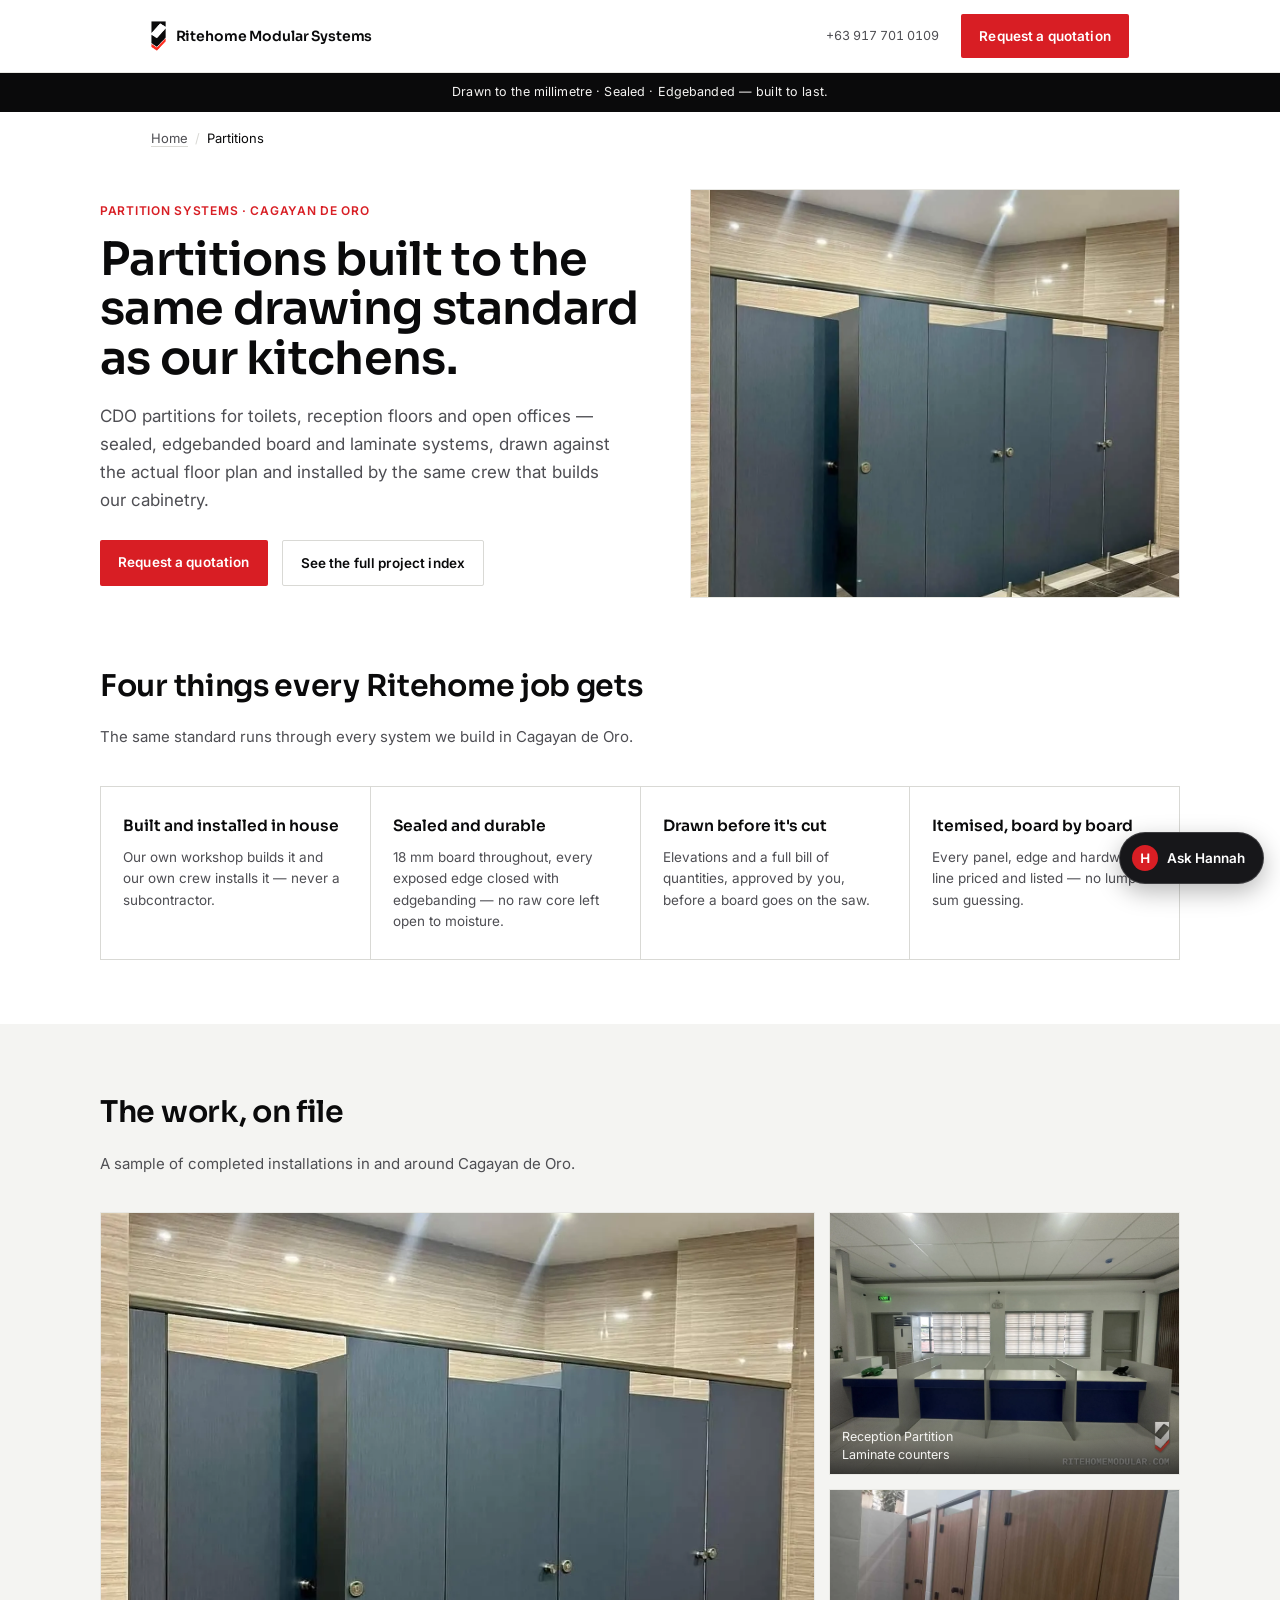
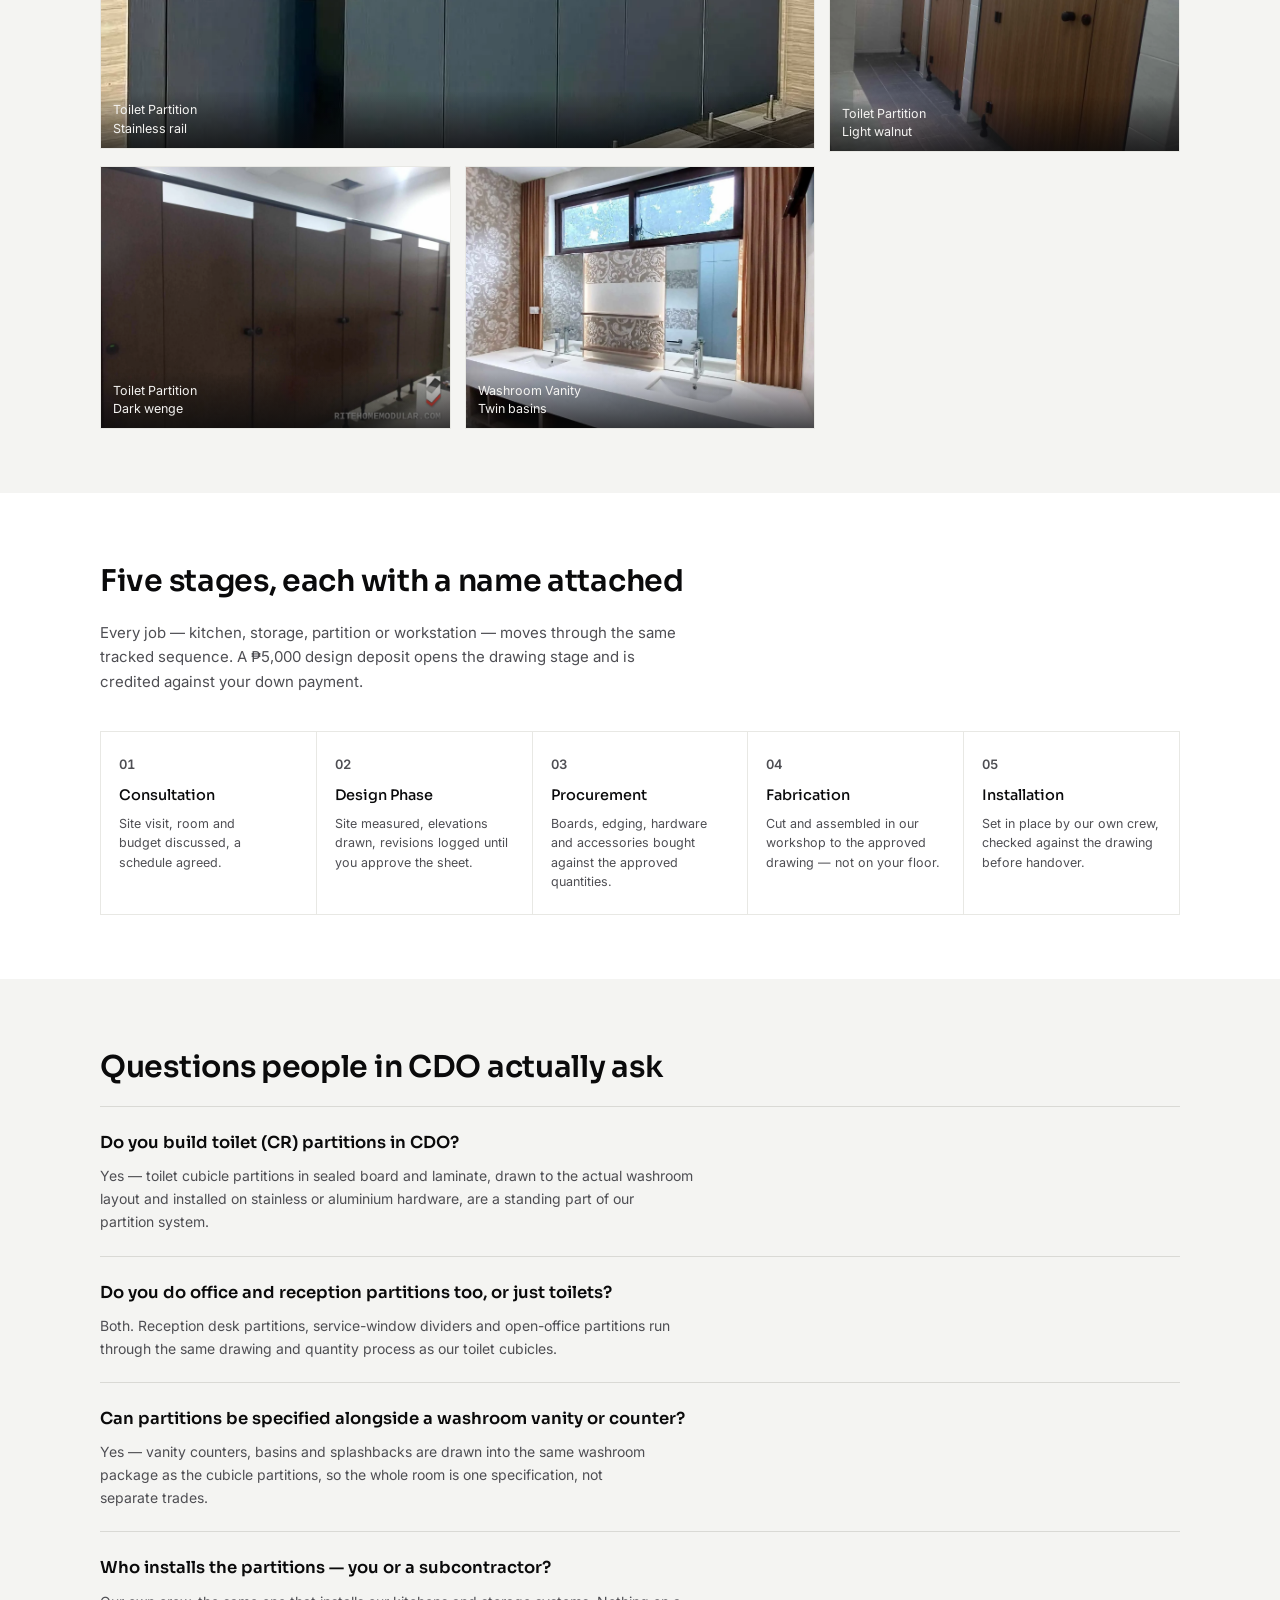
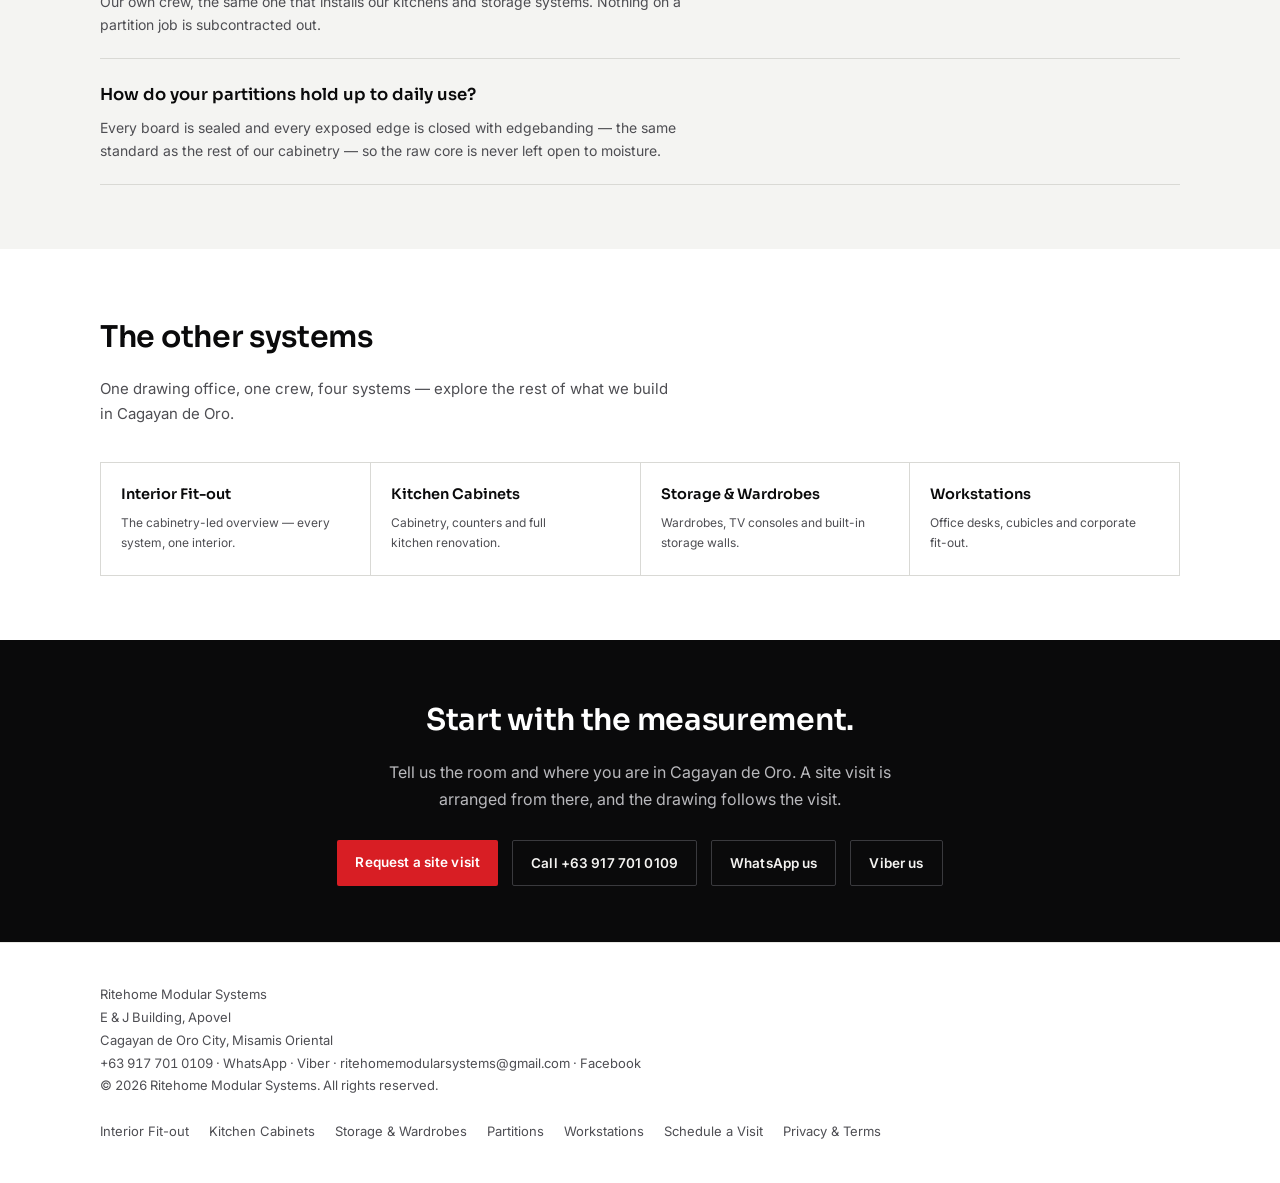
<file: partitions-cdo/index.html>
<!doctype html>
<html lang="en">
<head>
<meta charset="utf-8">
<meta name="viewport" content="width=device-width, initial-scale=1, viewport-fit=cover">
<meta name="theme-color" content="#FFFFFF">
<link rel="icon" href="data:image/svg+xml,%3Csvg xmlns=%27http://www.w3.org/2000/svg%27 viewBox=%270 0 32 32%27%3E%3Crect width=%2732%27 height=%2732%27 fill=%27%23fff%27/%3E%3Crect x=%274%27 y=%278%27 width=%2711%27 height=%279%27 rx=%271.5%27 fill=%27%23D81E24%27/%3E%3Crect x=%2717%27 y=%278%27 width=%2711%27 height=%279%27 rx=%271.5%27 fill=%27%23D81E24%27/%3E%3Crect x=%274%27 y=%2719%27 width=%2724%27 height=%275%27 rx=%271.5%27 fill=%27%230A0A0B%27/%3E%3C/svg%3E">
<title>Office &amp; Toilet Partitions in CDO | Ritehome Modular Systems</title>
<meta name="description" content="CDO partitions for offices, toilets and reception floors in Cagayan de Oro — sealed and edgebanded, drawn and installed by Ritehome's own crew.">
<link rel="canonical" href="https://ritehomemodular.com/partitions-cdo/">
<meta name="robots" content="index, follow, max-image-preview:large">
<meta name="keywords" content="CDO partitions, office partition CDO, toilet partition CDO, CR partition CDO, reception partition CDO, cubicle partition Cagayan de Oro">
<meta name="geo.region" content="PH-MSR">
<meta name="geo.placename" content="Cagayan de Oro City">
<meta name="geo.position" content="8.500563;124.622937">
<meta name="ICBM" content="8.500563, 124.622937">

<meta property="og:type" content="website">
<meta property="og:site_name" content="Ritehome Modular Systems">
<meta property="og:title" content="Office &amp; Toilet Partitions in CDO | Ritehome Modular Systems">
<meta property="og:description" content="CDO partitions for offices, toilets and reception floors in Cagayan de Oro — sealed and edgebanded, drawn and installed by Ritehome's own crew.">
<meta property="og:url" content="https://ritehomemodular.com/partitions-cdo/">
<meta property="og:image" content="https://ritehomemodular.com/ritehome-photos/enhanced/10-partition-cr.jpg">
<meta property="og:locale" content="en_PH">

<meta name="twitter:card" content="summary_large_image">
<meta name="twitter:title" content="Office &amp; Toilet Partitions in CDO | Ritehome Modular Systems">
<meta name="twitter:description" content="CDO partitions for offices, toilets and reception floors in Cagayan de Oro — sealed and edgebanded, drawn and installed by Ritehome's own crew.">
<meta name="twitter:image" content="https://ritehomemodular.com/ritehome-photos/enhanced/10-partition-cr.jpg">

<link rel="preconnect" href="https://fonts.googleapis.com">
<link rel="preconnect" href="https://fonts.gstatic.com" crossorigin>
<link rel="stylesheet" href="https://fonts.googleapis.com/css2?family=Sora:wght@400;500;600;700&family=IBM+Plex+Mono:wght@400;500&family=Inter:wght@300;400;500&display=swap">
<link rel="stylesheet" href="../assets/service-page.css?v=8e35fa11">
<link rel="stylesheet" href="../assets/hannah.css?v=37e490ff">
<link rel="stylesheet" href="../assets/lightbox.css?v=daa832d8">

<script type="application/ld+json">
{
  "@context": "https://schema.org",
  "@type": "Service",
  "name": "Office & Toilet Partitions in CDO",
  "description": "Toilet, reception and office partition systems in Cagayan de Oro, sealed and edgebanded, drawn and installed by our own crew.",
  "url": "https://ritehomemodular.com/partitions-cdo/",
  "areaServed": [
    {
      "@type": "City",
      "name": "Cagayan de Oro"
    },
    {
      "@type": "AdministrativeArea",
      "name": "Misamis Oriental"
    }
  ],
  "provider": {
    "@type": "HomeAndConstructionBusiness",
    "@id": "https://ritehomemodular.com/#business",
    "name": "Ritehome Modular Systems",
    "foundingDate": "2017-03-08",
    "telephone": "+63-917-701-0109",
    "url": "https://ritehomemodular.com/",
    "image": "https://ritehomemodular.com/ritehome-photos/enhanced/01-graphite-gloss.jpg",
    "address": {
      "@type": "PostalAddress",
      "streetAddress": "E & J Building, Apovel",
      "addressLocality": "Cagayan de Oro City",
      "addressRegion": "Misamis Oriental",
      "addressCountry": "PH"
    }
  }
}
</script>
<script type="application/ld+json">
{
  "@context": "https://schema.org",
  "@type": "BreadcrumbList",
  "itemListElement": [
    {
      "@type": "ListItem",
      "position": 1,
      "name": "Home",
      "item": "https://ritehomemodular.com/"
    },
    {
      "@type": "ListItem",
      "position": 2,
      "name": "Partitions",
      "item": "https://ritehomemodular.com/partitions-cdo/"
    }
  ]
}
</script>
<script type="application/ld+json">
{
  "@context": "https://schema.org",
  "@type": "FAQPage",
  "mainEntity": [
    {
      "@type": "Question",
      "name": "Do you build toilet (CR) partitions in CDO?",
      "acceptedAnswer": {
        "@type": "Answer",
        "text": "Yes \u2014 toilet cubicle partitions in sealed board and laminate, drawn to the actual washroom layout and installed on stainless or aluminium hardware, are a standing part of our partition system."
      }
    },
    {
      "@type": "Question",
      "name": "Do you do office and reception partitions too, or just toilets?",
      "acceptedAnswer": {
        "@type": "Answer",
        "text": "Both. Reception desk partitions, service-window dividers and open-office partitions run through the same drawing and quantity process as our toilet cubicles."
      }
    },
    {
      "@type": "Question",
      "name": "Can partitions be specified alongside a washroom vanity or counter?",
      "acceptedAnswer": {
        "@type": "Answer",
        "text": "Yes \u2014 vanity counters, basins and splashbacks are drawn into the same washroom package as the cubicle partitions, so the whole room is one specification, not separate trades."
      }
    },
    {
      "@type": "Question",
      "name": "Who installs the partitions \u2014 you or a subcontractor?",
      "acceptedAnswer": {
        "@type": "Answer",
        "text": "Our own crew, the same one that installs our kitchens and storage systems. Nothing on a partition job is subcontracted out."
      }
    },
    {
      "@type": "Question",
      "name": "How do your partitions hold up to daily use?",
      "acceptedAnswer": {
        "@type": "Answer",
        "text": "Every board is sealed and every exposed edge is closed with edgebanding \u2014 the same standard as the rest of our cabinetry \u2014 so the raw core is never left open to moisture."
      }
    }
  ]
}
</script>
</head>
<body data-hannah-page="service">

<header class="topbar">
  <div class="topbar-in">
    <a class="brand" href="../index.html">
      <img class="wm-icon" src="../assets/logo-mark.png" width="430" height="894" alt="">
      <span>Ritehome Modular Systems</span>
    </a>
    <nav>
      <a class="tel" href="tel:+639177010109">+63 917 701 0109</a>
      <a class="cta" href="../index.html#inquiry">Request a quotation</a>
    </nav>
  </div>
</header>

<p class="missionstrip">Drawn to the millimetre &middot; Sealed &middot; Edgebanded &mdash; built to last.</p>

<p class="crumb">
  <a href="../index.html">Home</a><span class="sep">/</span><span class="here">Partitions</span>
</p>

<section class="hero">
  <div class="hero-in">
    <div>
      <p class="eyebrow">Partition Systems · Cagayan de Oro</p>
      <h1>Partitions built to the same drawing standard as our kitchens.</h1>
      <p class="lede">CDO partitions for toilets, reception floors and open offices — sealed, edgebanded board and laminate systems, drawn against the actual floor plan and installed by the same crew that builds our cabinetry.</p>
      
      <div class="hero-acts">
        <a class="cta" href="../index.html#inquiry">Request a quotation</a>
        <a class="cta ghost" href="../index.html">See the full project index</a>
      </div>
    </div>
    <div class="hero-photo">
      <picture><source type="image/webp" srcset="../ritehome-photos/enhanced/10-partition-cr.webp"><img src="../ritehome-photos/enhanced/10-partition-cr.jpg" alt="Toilet cubicle partitions in blue-grey phenolic board on a stainless top rail, over a black-and-white tiled floor."></picture>
    </div>
  </div>
</section>

<section class="block">
  <div class="block-in">
    <h2>Four things every Ritehome job gets</h2>
    <p class="section-lede">The same standard runs through every system we build in Cagayan de Oro.</p>
    <div class="props">
      <div class="prop">
        <h3>Built and installed in house</h3>
        <p>Our own workshop builds it and our own crew installs it — never a subcontractor.</p>
      </div>
      <div class="prop">
        <h3>Sealed and durable</h3>
        <p>18 mm board throughout, every exposed edge closed with edgebanding — no raw core left open to moisture.</p>
      </div>
      <div class="prop">
        <h3>Drawn before it's cut</h3>
        <p>Elevations and a full bill of quantities, approved by you, before a board goes on the saw.</p>
      </div>
      <div class="prop">
        <h3>Itemised, board by board</h3>
        <p>Every panel, edge and hardware line priced and listed — no lump-sum guessing.</p>
      </div>
    </div>
  </div>
</section>

<section class="block alt">
  <div class="block-in">
    <h2>The work, on file</h2>
    <p class="section-lede">A sample of completed installations in and around Cagayan de Oro.</p>
    <div class="gallery">
      <a href="../ritehome-photos/enhanced/10-partition-cr.webp" target="_blank" rel="noopener">
        <picture><source type="image/webp" srcset="../ritehome-photos/enhanced/10-partition-cr.webp"><img src="../ritehome-photos/enhanced/10-partition-cr.jpg" alt="Toilet cubicle partitions in blue-grey phenolic board on a stainless top rail, over a black-and-white tiled floor." loading="lazy"></picture>
        <span class="cap">Toilet Partition<br>Stainless rail</span>
      </a>
      <a href="../ritehome-photos/enhanced/11-partition-reception.webp" target="_blank" rel="noopener">
        <picture><source type="image/webp" srcset="../ritehome-photos/enhanced/11-partition-reception.webp"><img src="../ritehome-photos/enhanced/11-partition-reception.jpg" alt="Row of laminate reception desk partitions with blue counter fronts, dividing a service floor into individual windows." loading="lazy"></picture>
        <span class="cap">Reception Partition<br>Laminate counters</span>
      </a>
      <a href="../ritehome-photos/gallery/gallery-partition-01.webp" target="_blank" rel="noopener">
        <picture><source type="image/webp" srcset="../ritehome-photos/gallery/gallery-partition-01.webp"><img src="../ritehome-photos/gallery/gallery-partition-01.jpg" alt="Toilet cubicle partitions in light walnut laminate with black hardware, set on pedestal feet over tiled floor." loading="lazy"></picture>
        <span class="cap">Toilet Partition<br>Light walnut</span>
      </a>
      <a href="../ritehome-photos/gallery/gallery-partition-02.webp" target="_blank" rel="noopener">
        <picture><source type="image/webp" srcset="../ritehome-photos/gallery/gallery-partition-02.webp"><img src="../ritehome-photos/gallery/gallery-partition-02.jpg" alt="Row of toilet cubicles in dark wenge laminate with a continuous head rail and indicator bolts." loading="lazy"></picture>
        <span class="cap">Toilet Partition<br>Dark wenge</span>
      </a>
      <a href="../ritehome-photos/gallery/gallery-partition-03.webp" target="_blank" rel="noopener">
        <picture><source type="image/webp" srcset="../ritehome-photos/gallery/gallery-partition-03.webp"><img src="../ritehome-photos/gallery/gallery-partition-03.jpg" alt="Washroom vanity counter in solid surface with twin basins, open shelving below and a mirrored splashback." loading="lazy"></picture>
        <span class="cap">Washroom Vanity<br>Twin basins</span>
      </a>
    </div>
  </div>
</section>

<section class="block">
  <div class="block-in">
    <h2>Five stages, each with a name attached</h2>
    <p class="section-lede">Every job — kitchen, storage, partition or workstation — moves through the same tracked sequence. A ₱5,000 design deposit opens the drawing stage and is credited against your down payment.</p>
    <div class="steps">
      <div class="step">
        <p class="n">01</p>
        <h3>Consultation</h3>
        <p>Site visit, room and budget discussed, a schedule agreed.</p>
      </div>
      <div class="step">
        <p class="n">02</p>
        <h3>Design Phase</h3>
        <p>Site measured, elevations drawn, revisions logged until you approve the sheet.</p>
      </div>
      <div class="step">
        <p class="n">03</p>
        <h3>Procurement</h3>
        <p>Boards, edging, hardware and accessories bought against the approved quantities.</p>
      </div>
      <div class="step">
        <p class="n">04</p>
        <h3>Fabrication</h3>
        <p>Cut and assembled in our workshop to the approved drawing — not on your floor.</p>
      </div>
      <div class="step">
        <p class="n">05</p>
        <h3>Installation</h3>
        <p>Set in place by our own crew, checked against the drawing before handover.</p>
      </div>
    </div>
  </div>
</section>

<section class="block alt">
  <div class="block-in">
    <h2>Questions people in CDO actually ask</h2>
    <div class="faq">
    <div class="faqitem">
      <h3>Do you build toilet (CR) partitions in CDO?</h3>
      <p>Yes — toilet cubicle partitions in sealed board and laminate, drawn to the actual washroom layout and installed on stainless or aluminium hardware, are a standing part of our partition system.</p>
    </div>
    <div class="faqitem">
      <h3>Do you do office and reception partitions too, or just toilets?</h3>
      <p>Both. Reception desk partitions, service-window dividers and open-office partitions run through the same drawing and quantity process as our toilet cubicles.</p>
    </div>
    <div class="faqitem">
      <h3>Can partitions be specified alongside a washroom vanity or counter?</h3>
      <p>Yes — vanity counters, basins and splashbacks are drawn into the same washroom package as the cubicle partitions, so the whole room is one specification, not separate trades.</p>
    </div>
    <div class="faqitem">
      <h3>Who installs the partitions — you or a subcontractor?</h3>
      <p>Our own crew, the same one that installs our kitchens and storage systems. Nothing on a partition job is subcontracted out.</p>
    </div>
    <div class="faqitem">
      <h3>How do your partitions hold up to daily use?</h3>
      <p>Every board is sealed and every exposed edge is closed with edgebanding — the same standard as the rest of our cabinetry — so the raw core is never left open to moisture.</p>
    </div>
    </div>
  </div>
</section>

<section class="block">
  <div class="block-in">
    <h2>The other systems</h2>
    <p class="section-lede">One drawing office, one crew, four systems — explore the rest of what we build in Cagayan de Oro.</p>
    <div class="siblings">
    <a class="sibling" href="../interior-design-cdo/">
      <h3>Interior Fit-out</h3>
      <p>The cabinetry-led overview — every system, one interior.</p>
    </a>
    <a class="sibling" href="../kitchen-cabinets-cdo/">
      <h3>Kitchen Cabinets</h3>
      <p>Cabinetry, counters and full kitchen renovation.</p>
    </a>
    <a class="sibling" href="../storage-wardrobes-cdo/">
      <h3>Storage &amp; Wardrobes</h3>
      <p>Wardrobes, TV consoles and built-in storage walls.</p>
    </a>
    <a class="sibling" href="../workstations-cdo/">
      <h3>Workstations</h3>
      <p>Office desks, cubicles and corporate fit-out.</p>
    </a>
    </div>
  </div>
</section>

<div class="ctaband">
  <h2>Start with the measurement.</h2>
  <p>Tell us the room and where you are in Cagayan de Oro. A site visit is arranged from there, and the drawing follows the visit.</p>
  <div class="hero-acts">
    <a class="cta" href="../index.html#inquiry">Request a site visit</a>
    <a class="cta ghost" href="tel:+639177010109">Call +63 917 701 0109</a>
    <a class="cta ghost" href="https://wa.me/639177010109?text=Hi%20Ritehome%2C%20I%27d%20like%20to%20ask%20about%20partitions.">WhatsApp us</a>
    <a class="cta ghost" href="viber://chat?number=%2B639177010109">Viber us</a>
  </div>
</div>

<footer class="foot">
  <div class="foot-in">
    <div class="foot-note">
      Ritehome Modular Systems<br>E &amp; J Building, Apovel<br>Cagayan de Oro City, Misamis Oriental<br>
      <a href="tel:+639177010109">+63 917 701 0109</a> · <a href="https://wa.me/639177010109">WhatsApp</a> · <a href="viber://chat?number=%2B639177010109">Viber</a> · <a href="mailto:ritehomemodularsystems@gmail.com">ritehomemodularsystems@gmail.com</a> · <a href="https://www.facebook.com/share/1EE6bWMuNw/?mibextid=wwXIfr" target="_blank" rel="noopener">Facebook</a><br>
      &copy; 2026 Ritehome Modular Systems. All rights reserved.
    </div>
    <nav class="footlinks" aria-label="Services by system">
      <a href="../interior-design-cdo/">Interior Fit-out</a>
      <a href="../kitchen-cabinets-cdo/">Kitchen Cabinets</a>
      <a href="../storage-wardrobes-cdo/">Storage &amp; Wardrobes</a>
      <a href="../partitions-cdo/">Partitions</a>
      <a href="../workstations-cdo/">Workstations</a>
      <a href="../schedule/">Schedule a Visit</a>
      <a href="../privacy-policy/">Privacy &amp; Terms</a>
    </nav>
  </div>
</footer>

<script src="../assets/lightbox.js?v=387b4d42" defer></script>
<script src="../assets/hannah.js?v=fb0e2950" defer></script>
</body>
</html>
</file>
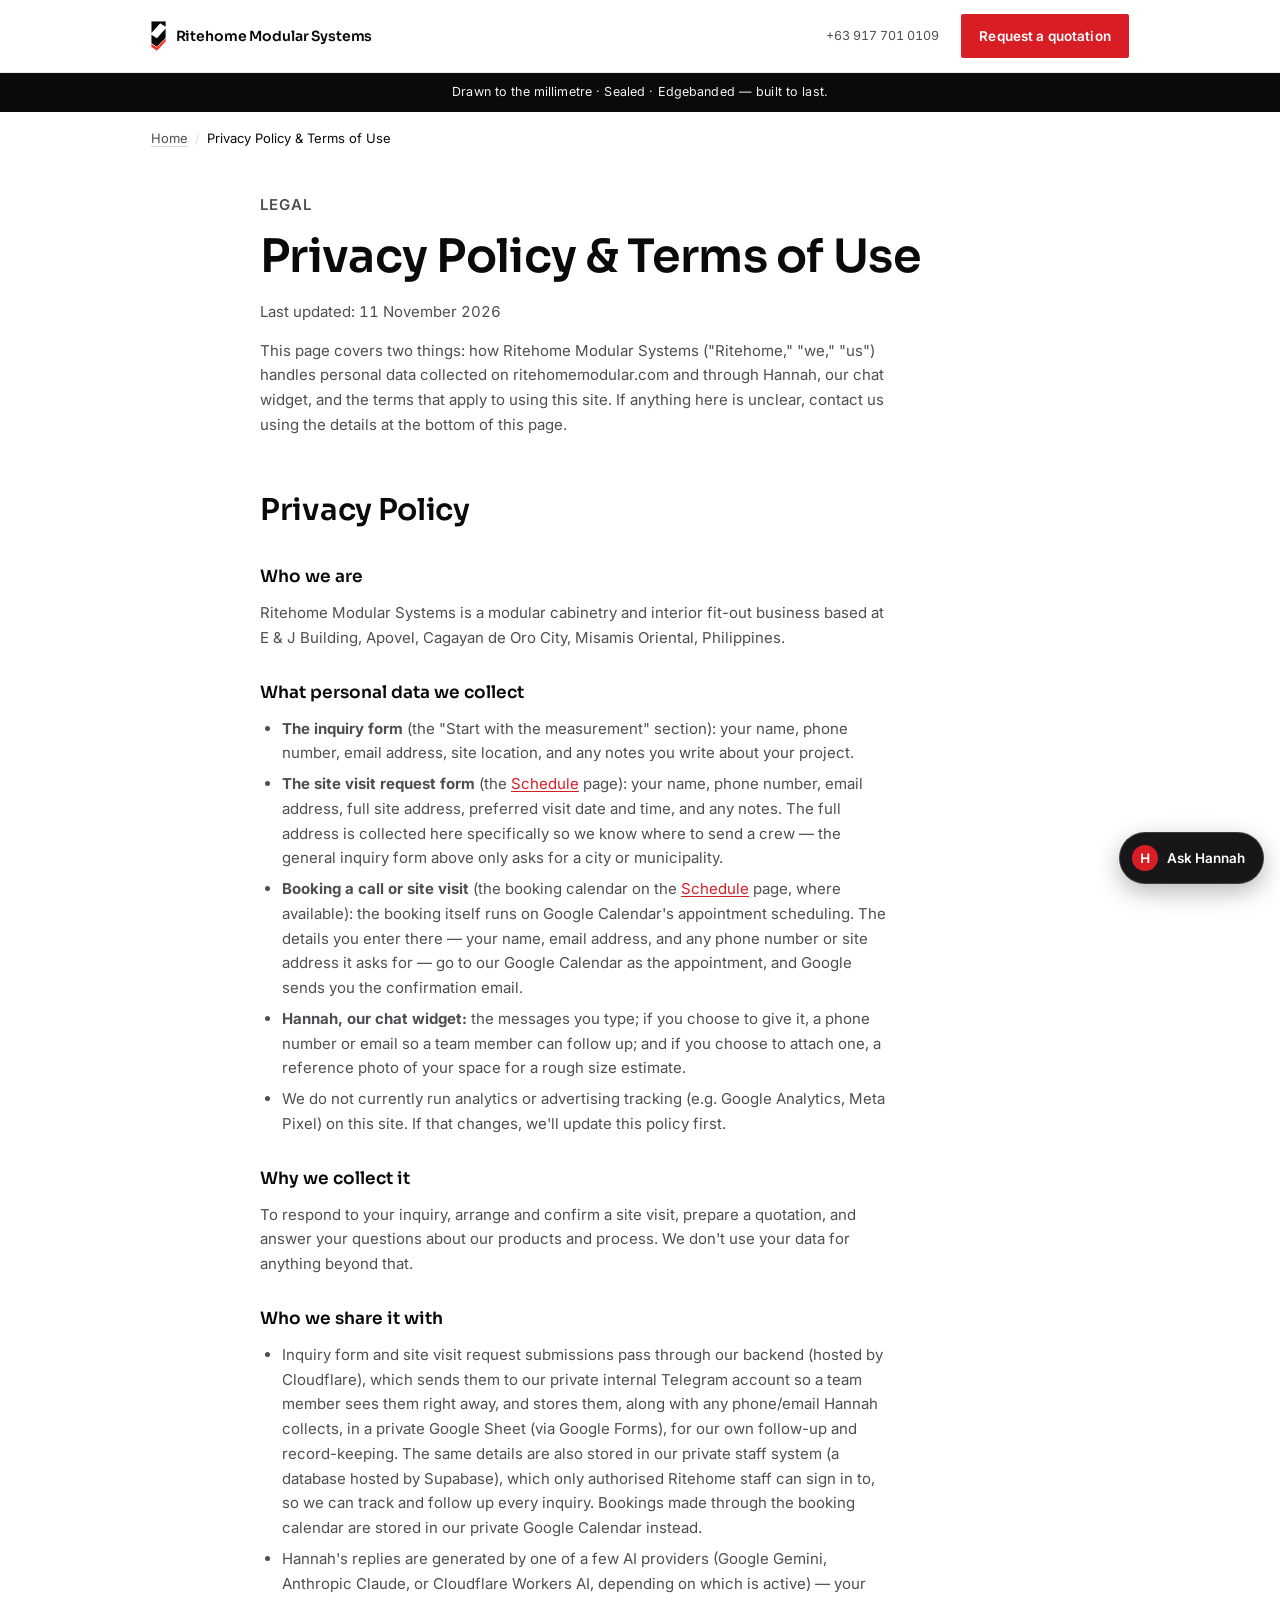
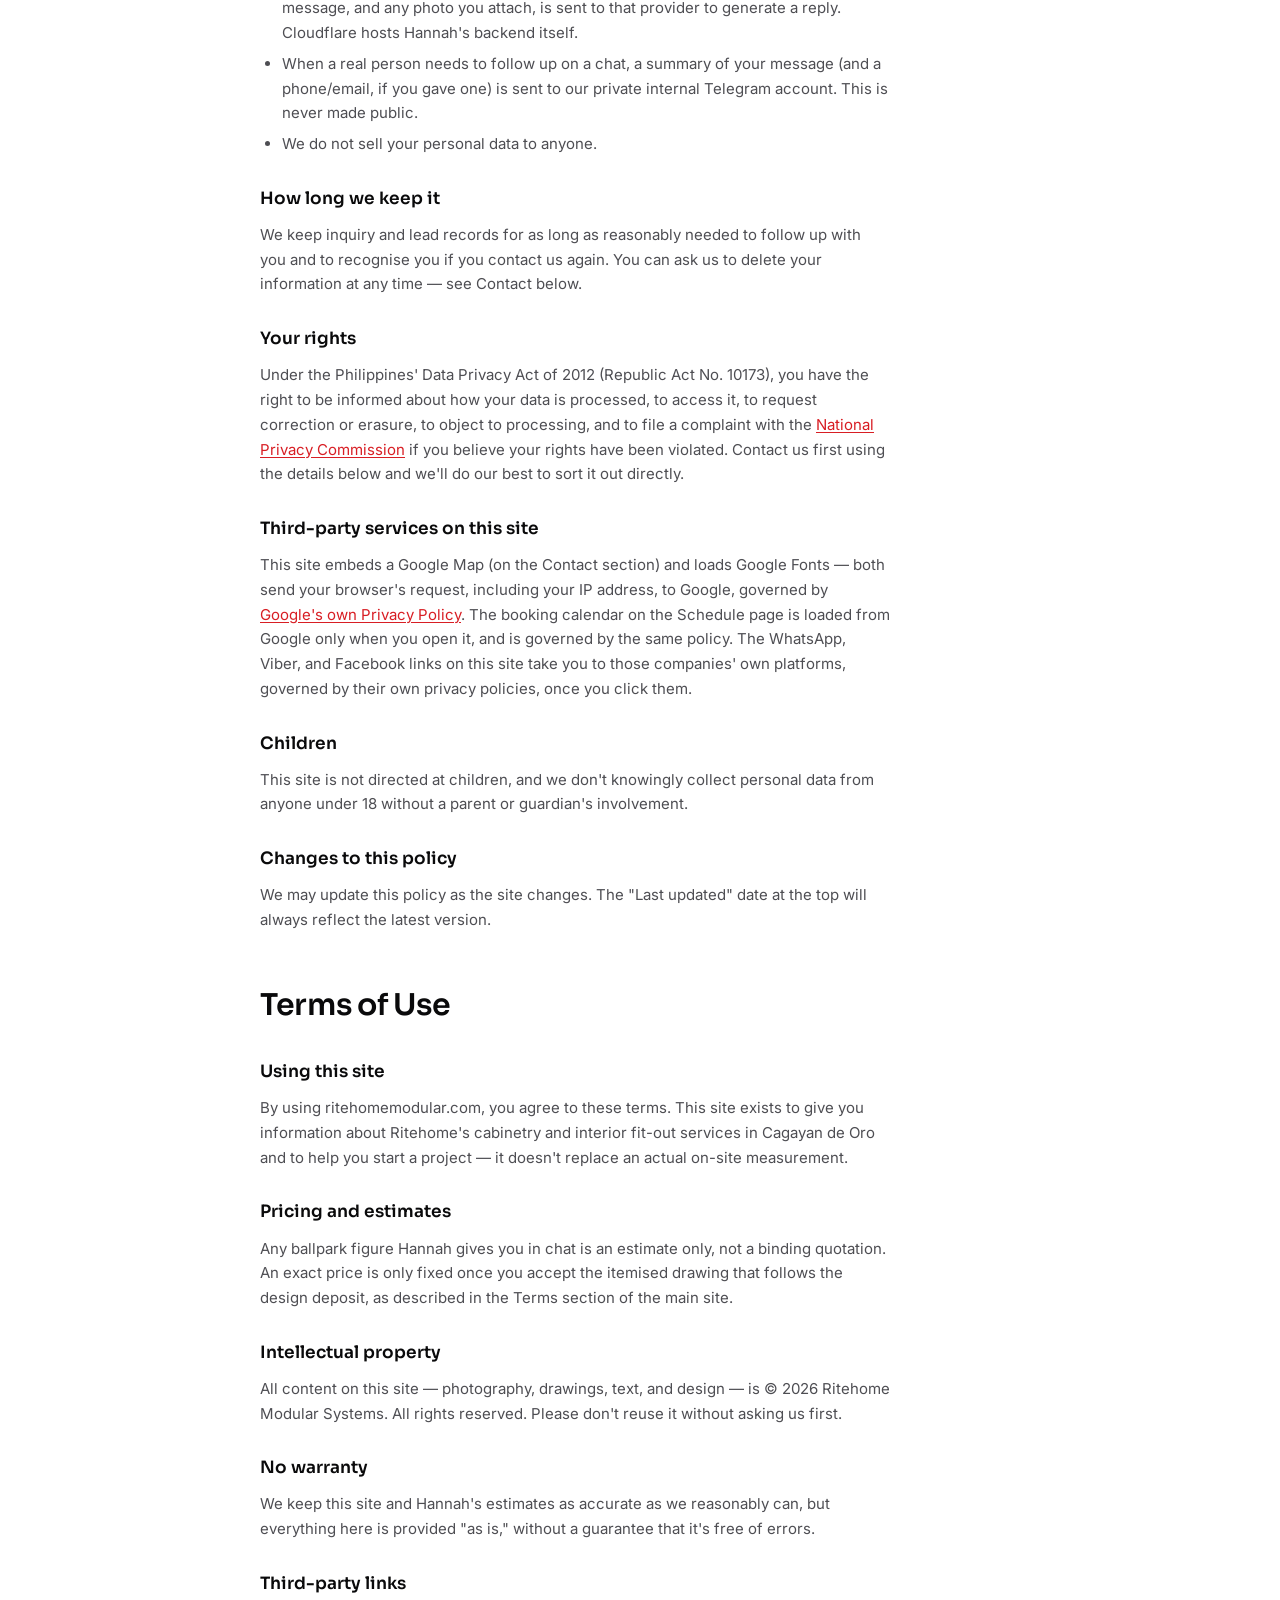
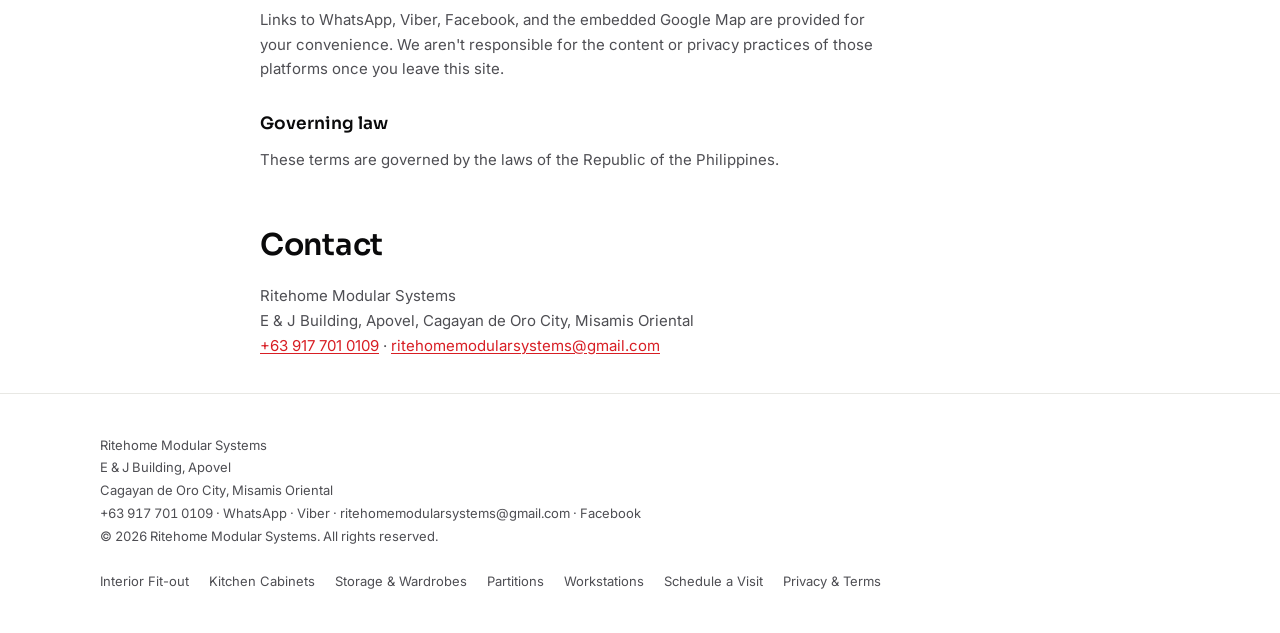
<file: privacy-policy/index.html>
<!doctype html>
<html lang="en">
<head>
<meta charset="utf-8">
<meta name="viewport" content="width=device-width, initial-scale=1, viewport-fit=cover">
<meta name="theme-color" content="#FFFFFF">
<link rel="icon" href="data:image/svg+xml,%3Csvg xmlns=%27http://www.w3.org/2000/svg%27 viewBox=%270 0 32 32%27%3E%3Crect width=%2732%27 height=%2732%27 fill=%27%23fff%27/%3E%3Crect x=%274%27 y=%278%27 width=%2711%27 height=%279%27 rx=%271.5%27 fill=%27%23D81E24%27/%3E%3Crect x=%2717%27 y=%278%27 width=%2711%27 height=%279%27 rx=%271.5%27 fill=%27%23D81E24%27/%3E%3Crect x=%274%27 y=%2719%27 width=%2724%27 height=%275%27 rx=%271.5%27 fill=%27%230A0A0B%27/%3E%3C/svg%3E">
<title>Privacy Policy &amp; Terms of Use | Ritehome Modular Systems</title>
<meta name="description" content="How Ritehome Modular Systems collects, uses and protects your personal data on ritehomemodular.com and through Hannah, our chat widget, and the terms for using this site.">
<link rel="canonical" href="https://ritehomemodular.com/privacy-policy/">
<meta name="robots" content="index, follow">

<meta property="og:type" content="website">
<meta property="og:site_name" content="Ritehome Modular Systems">
<meta property="og:title" content="Privacy Policy &amp; Terms of Use | Ritehome Modular Systems">
<meta property="og:description" content="How Ritehome Modular Systems collects, uses and protects your personal data on ritehomemodular.com and through Hannah, our chat widget, and the terms for using this site.">
<meta property="og:url" content="https://ritehomemodular.com/privacy-policy/">
<meta property="og:locale" content="en_PH">

<link rel="preconnect" href="https://fonts.googleapis.com">
<link rel="preconnect" href="https://fonts.gstatic.com" crossorigin>
<link rel="stylesheet" href="https://fonts.googleapis.com/css2?family=Sora:wght@400;500;600;700&family=IBM+Plex+Mono:wght@400;500&family=Inter:wght@300;400;500&display=swap">
<link rel="stylesheet" href="../assets/service-page.css?v=8e35fa11">
<link rel="stylesheet" href="../assets/hannah.css?v=37e490ff">
</head>
<body data-hannah-page="service">

<header class="topbar">
  <div class="topbar-in">
    <a class="brand" href="../index.html">
      <img class="wm-icon" src="../assets/logo-mark.png" width="430" height="894" alt="">
      <span>Ritehome Modular Systems</span>
    </a>
    <nav>
      <a class="tel" href="tel:+639177010109">+63 917 701 0109</a>
      <a class="cta" href="../index.html#inquiry">Request a quotation</a>
    </nav>
  </div>
</header>

<p class="missionstrip">Drawn to the millimetre &middot; Sealed &middot; Edgebanded &mdash; built to last.</p>

<p class="crumb">
  <a href="../index.html">Home</a><span class="sep">/</span><span class="here">Privacy Policy &amp; Terms of Use</span>
</p>

<section class="legal">
  <div class="legal-in">
    <p class="eyebrow">Legal</p>
    <h1>Privacy Policy &amp; Terms of Use</h1>
    <p class="legal-updated">Last updated: 11 November 2026</p>
    <p>This page covers two things: how Ritehome Modular Systems ("Ritehome," "we," "us") handles personal
    data collected on ritehomemodular.com and through Hannah, our chat widget, and the terms that apply to
    using this site. If anything here is unclear, contact us using the details at the bottom of this page.</p>

    <h2>Privacy Policy</h2>

    <h3>Who we are</h3>
    <p>Ritehome Modular Systems is a modular cabinetry and interior fit-out business based at E &amp; J
    Building, Apovel, Cagayan de Oro City, Misamis Oriental, Philippines.</p>

    <h3>What personal data we collect</h3>
    <ul>
      <li><strong>The inquiry form</strong> (the "Start with the measurement" section): your name, phone
      number, email address, site location, and any notes you write about your project.</li>
      <li><strong>The site visit request form</strong> (the <a href="../schedule/">Schedule</a> page): your
      name, phone number, email address, full site address, preferred visit date and time, and any notes.
      The full address is collected here specifically so we know where to send a crew — the general
      inquiry form above only asks for a city or municipality.</li>
      <li><strong>Booking a call or site visit</strong> (the booking calendar on the
      <a href="../schedule/">Schedule</a> page, where available): the booking itself runs on Google
      Calendar's appointment scheduling. The details you enter there &mdash; your name, email address,
      and any phone number or site address it asks for &mdash; go to our Google Calendar as the
      appointment, and Google sends you the confirmation email.</li>
      <li><strong>Hannah, our chat widget:</strong> the messages you type; if you choose to give it, a phone
      number or email so a team member can follow up; and if you choose to attach one, a reference photo of
      your space for a rough size estimate.</li>
      <li>We do not currently run analytics or advertising tracking (e.g. Google Analytics, Meta Pixel) on
      this site. If that changes, we'll update this policy first.</li>
    </ul>

    <h3>Why we collect it</h3>
    <p>To respond to your inquiry, arrange and confirm a site visit, prepare a quotation, and answer your
    questions about our products and process. We don't use your data for anything beyond that.</p>

    <h3>Who we share it with</h3>
    <ul>
      <li>Inquiry form and site visit request submissions pass through our backend (hosted by Cloudflare),
      which sends them to our private internal Telegram account so a team member sees them right away,
      and stores them, along with any phone/email Hannah collects, in a private Google Sheet (via Google
      Forms), for our own follow-up and record-keeping. The same details are also stored in our private
      staff system (a database hosted by Supabase), which only authorised Ritehome staff can sign in to,
      so we can track and follow up every inquiry. Bookings made through the booking calendar are
      stored in our private Google Calendar instead.</li>
      <li>Hannah's replies are generated by one of a few AI providers (Google Gemini, Anthropic Claude, or
      Cloudflare Workers AI, depending on which is active) — your message, and any photo you attach, is sent
      to that provider to generate a reply. Cloudflare hosts Hannah's backend itself.</li>
      <li>When a real person needs to follow up on a chat, a summary of your message (and a phone/email, if
      you gave one) is sent to our private internal Telegram account. This is never made public.</li>
      <li>We do not sell your personal data to anyone.</li>
    </ul>

    <h3>How long we keep it</h3>
    <p>We keep inquiry and lead records for as long as reasonably needed to follow up with you and to
    recognise you if you contact us again. You can ask us to delete your information at any time — see
    Contact below.</p>

    <h3>Your rights</h3>
    <p>Under the Philippines' Data Privacy Act of 2012 (Republic Act No. 10173), you have the right to be
    informed about how your data is processed, to access it, to request correction or erasure, to object to
    processing, and to file a complaint with the <a href="https://www.privacy.gov.ph/" target="_blank" rel="noopener">National Privacy Commission</a>
    if you believe your rights have been violated. Contact us first using the details below and we'll do
    our best to sort it out directly.</p>

    <h3>Third-party services on this site</h3>
    <p>This site embeds a Google Map (on the Contact section) and loads Google Fonts — both send your
    browser's request, including your IP address, to Google, governed by
    <a href="https://policies.google.com/privacy" target="_blank" rel="noopener">Google's own Privacy Policy</a>.
    The booking calendar on the Schedule page is loaded from Google only when you open it, and is
    governed by the same policy.
    The WhatsApp, Viber, and Facebook links on this site take you to those companies' own platforms, governed
    by their own privacy policies, once you click them.</p>

    <h3>Children</h3>
    <p>This site is not directed at children, and we don't knowingly collect personal data from anyone
    under 18 without a parent or guardian's involvement.</p>

    <h3>Changes to this policy</h3>
    <p>We may update this policy as the site changes. The "Last updated" date at the top will always
    reflect the latest version.</p>

    <h2>Terms of Use</h2>

    <h3>Using this site</h3>
    <p>By using ritehomemodular.com, you agree to these terms. This site exists to give you information
    about Ritehome's cabinetry and interior fit-out services in Cagayan de Oro and to help you start a
    project — it doesn't replace an actual on-site measurement.</p>

    <h3>Pricing and estimates</h3>
    <p>Any ballpark figure Hannah gives you in chat is an estimate only, not a binding quotation. An exact
    price is only fixed once you accept the itemised drawing that follows the design deposit, as described
    in the Terms section of the main site.</p>

    <h3>Intellectual property</h3>
    <p>All content on this site &mdash; photography, drawings, text, and design &mdash; is
    &copy; 2026 Ritehome Modular Systems. All rights reserved. Please don't reuse it without asking us
    first.</p>

    <h3>No warranty</h3>
    <p>We keep this site and Hannah's estimates as accurate as we reasonably can, but everything here is
    provided "as is," without a guarantee that it's free of errors.</p>

    <h3>Third-party links</h3>
    <p>Links to WhatsApp, Viber, Facebook, and the embedded Google Map are provided for your convenience.
    We aren't responsible for the content or privacy practices of those platforms once you leave this site.</p>

    <h3>Governing law</h3>
    <p>These terms are governed by the laws of the Republic of the Philippines.</p>

    <h2>Contact</h2>
    <p>
      Ritehome Modular Systems<br>
      E &amp; J Building, Apovel, Cagayan de Oro City, Misamis Oriental<br>
      <a href="tel:+639177010109">+63 917 701 0109</a> &middot;
      <a href="mailto:ritehomemodularsystems@gmail.com">ritehomemodularsystems@gmail.com</a>
    </p>
  </div>
</section>

<footer class="foot">
  <div class="foot-in">
    <div class="foot-note">
      Ritehome Modular Systems<br>E &amp; J Building, Apovel<br>Cagayan de Oro City, Misamis Oriental<br>
      <a href="tel:+639177010109">+63 917 701 0109</a> · <a href="https://wa.me/639177010109">WhatsApp</a> · <a href="viber://chat?number=%2B639177010109">Viber</a> · <a href="mailto:ritehomemodularsystems@gmail.com">ritehomemodularsystems@gmail.com</a> · <a href="https://www.facebook.com/share/1EE6bWMuNw/?mibextid=wwXIfr" target="_blank" rel="noopener">Facebook</a><br>
      &copy; 2026 Ritehome Modular Systems. All rights reserved.
    </div>
    <nav class="footlinks" aria-label="Services by system">
      <a href="../interior-design-cdo/">Interior Fit-out</a>
      <a href="../kitchen-cabinets-cdo/">Kitchen Cabinets</a>
      <a href="../storage-wardrobes-cdo/">Storage &amp; Wardrobes</a>
      <a href="../partitions-cdo/">Partitions</a>
      <a href="../workstations-cdo/">Workstations</a>
      <a href="../schedule/">Schedule a Visit</a>
      <a href="../privacy-policy/">Privacy &amp; Terms</a>
    </nav>
  </div>
</footer>

<script src="../assets/hannah.js?v=fb0e2950" defer></script>
</body>
</html>
</file>
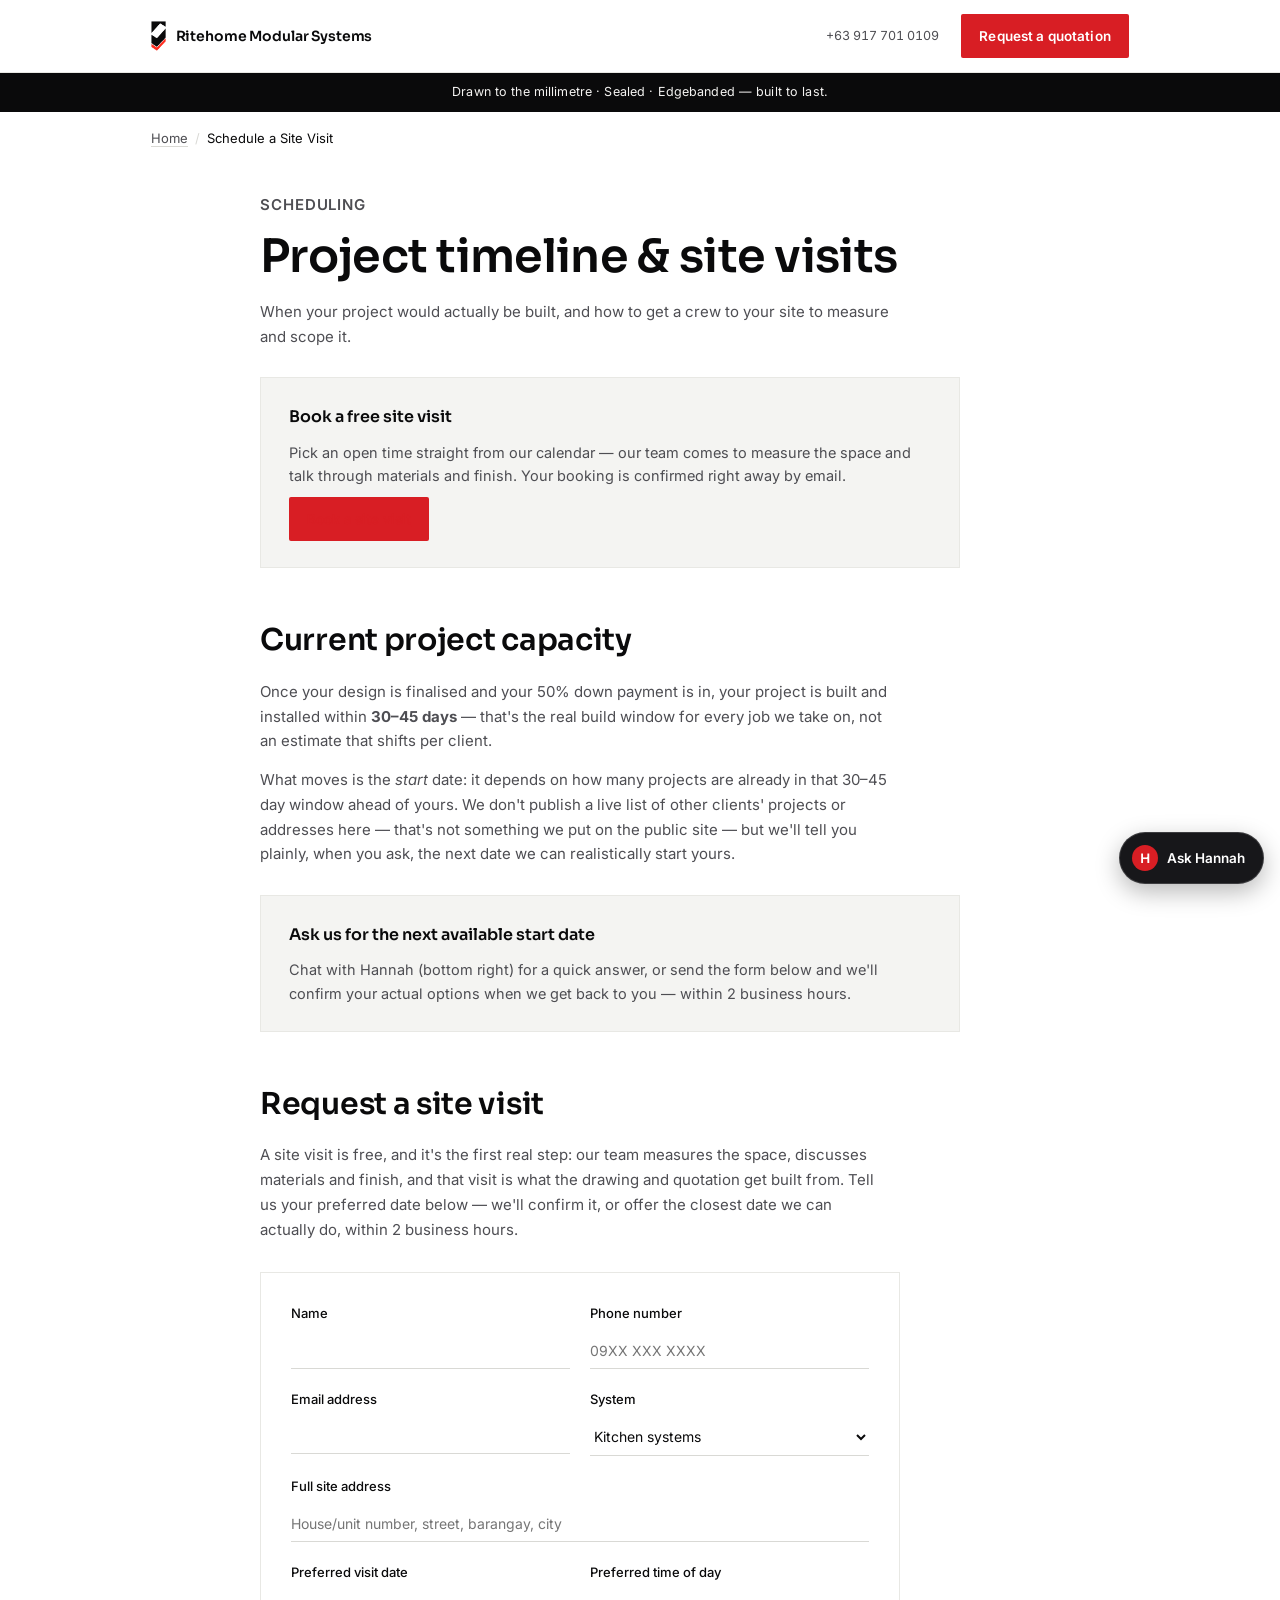
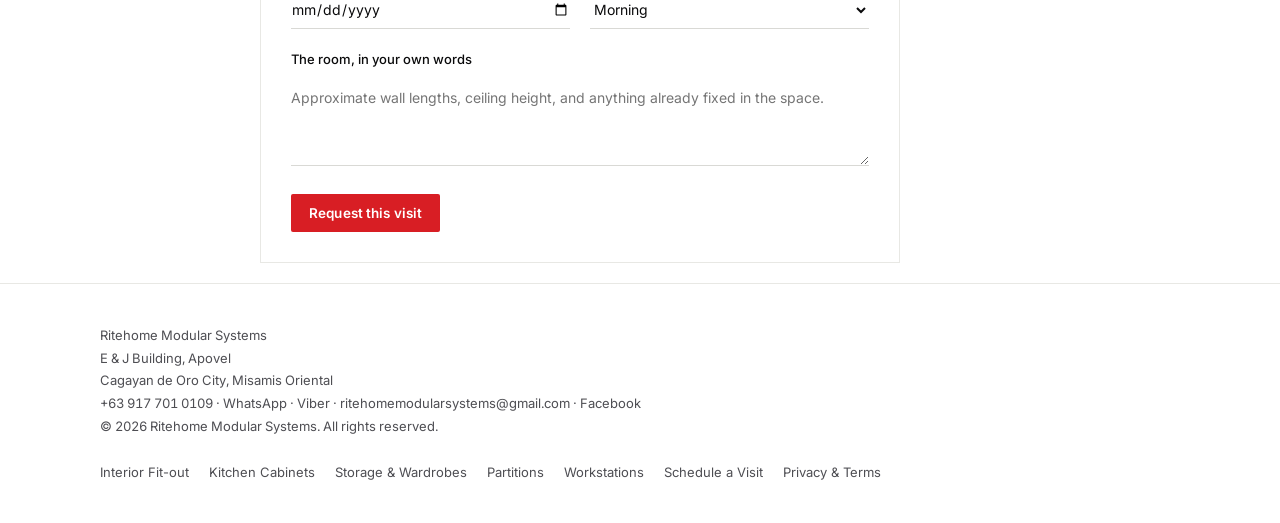
<file: schedule/index.html>
<!doctype html>
<html lang="en">
<head>
<meta charset="utf-8">
<meta name="viewport" content="width=device-width, initial-scale=1, viewport-fit=cover">
<meta name="theme-color" content="#FFFFFF">
<link rel="icon" href="data:image/svg+xml,%3Csvg xmlns=%27http://www.w3.org/2000/svg%27 viewBox=%270 0 32 32%27%3E%3Crect width=%2732%27 height=%2732%27 fill=%27%23fff%27/%3E%3Crect x=%274%27 y=%278%27 width=%2711%27 height=%279%27 rx=%271.5%27 fill=%27%23D81E24%27/%3E%3Crect x=%2717%27 y=%278%27 width=%2711%27 height=%279%27 rx=%271.5%27 fill=%27%23D81E24%27/%3E%3Crect x=%274%27 y=%2719%27 width=%2724%27 height=%275%27 rx=%271.5%27 fill=%27%230A0A0B%27/%3E%3C/svg%3E">
<title>Schedule a Site Visit | Ritehome Modular Systems</title>
<meta name="description" content="Our real project timeline, and a form to request a site visit in Cagayan de Oro — tell us your preferred date, we confirm within 2 business hours.">
<link rel="canonical" href="https://ritehomemodular.com/schedule/">
<meta name="robots" content="index, follow">

<meta property="og:type" content="website">
<meta property="og:site_name" content="Ritehome Modular Systems">
<meta property="og:title" content="Schedule a Site Visit | Ritehome Modular Systems">
<meta property="og:description" content="Our real project timeline, and a form to request a site visit in Cagayan de Oro — tell us your preferred date, we confirm within 2 business hours.">
<meta property="og:url" content="https://ritehomemodular.com/schedule/">
<meta property="og:locale" content="en_PH">

<link rel="preconnect" href="https://fonts.googleapis.com">
<link rel="preconnect" href="https://fonts.gstatic.com" crossorigin>
<link rel="stylesheet" href="https://fonts.googleapis.com/css2?family=Sora:wght@400;500;600;700&family=IBM+Plex+Mono:wght@400;500&family=Inter:wght@300;400;500&display=swap">
<link rel="stylesheet" href="../assets/service-page.css?v=8e35fa11">
<link rel="stylesheet" href="../assets/hannah.css?v=37e490ff">
<link rel="stylesheet" href="../assets/booking.css?v=5e00bdf6">
</head>
<body data-hannah-page="service">

<header class="topbar">
  <div class="topbar-in">
    <a class="brand" href="../index.html">
      <img class="wm-icon" src="../assets/logo-mark.png" width="430" height="894" alt="">
      <span>Ritehome Modular Systems</span>
    </a>
    <nav>
      <a class="tel" href="tel:+639177010109">+63 917 701 0109</a>
      <a class="cta" href="../index.html#inquiry">Request a quotation</a>
    </nav>
  </div>
</header>

<p class="missionstrip">Drawn to the millimetre &middot; Sealed &middot; Edgebanded &mdash; built to last.</p>

<p class="crumb">
  <a href="../index.html">Home</a><span class="sep">/</span><span class="here">Schedule a Site Visit</span>
</p>

<section class="legal">
  <div class="legal-in">
    <p class="eyebrow">Scheduling</p>
    <h1>Project timeline &amp; site visits</h1>
    <p>When your project would actually be built, and how to get a crew to your site to measure and
    scope it.</p>

    <div class="capacity-card" data-book-section hidden>
      <h3>Book a free site visit</h3>
      <p>Pick an open time straight from our calendar &mdash; our team comes to measure the space and
      talk through materials and finish. Your booking is confirmed right away by email.</p>
      <a class="cta" href="#request" data-book="visit">Book a site visit</a>
    </div>

    <h2>Current project capacity</h2>
    <p>Once your design is finalised and your 50% down payment is in, your project is built and
    installed within <strong>30&ndash;45 days</strong> &mdash; that's the real build window for every
    job we take on, not an estimate that shifts per client.</p>
    <p>What moves is the <em>start</em> date: it depends on how many projects are already in that
    30&ndash;45 day window ahead of yours. We don't publish a live list of other clients' projects or
    addresses here &mdash; that's not something we put on the public site &mdash; but we'll tell you
    plainly, when you ask, the next date we can realistically start yours.</p>
    <div class="capacity-card">
      <h3>Ask us for the next available start date</h3>
      <p>Chat with Hannah (bottom right) for a quick answer, or send the form below and we'll confirm
      your actual options when we get back to you &mdash; within 2 business hours.</p>
    </div>

    <h2 id="request">Request a site visit</h2>
    <p>A site visit is free, and it's the first real step: our team measures the space, discusses
    materials and finish, and that visit is what the drawing and quotation get built from. Tell us
    your preferred date below &mdash; we'll confirm it, or offer the closest date we can actually do,
    within 2 business hours.</p>

    <form id="visitForm" class="formcard" novalidate>
      <div class="form-row">
        <div class="field">
          <label for="v-name">Name</label>
          <input id="v-name" name="name" type="text" autocomplete="name" required>
        </div>
        <div class="field">
          <label for="v-phone">Phone number</label>
          <input id="v-phone" name="phone" type="tel" autocomplete="tel" placeholder="09XX XXX XXXX">
        </div>
      </div>
      <div class="form-row">
        <div class="field">
          <label for="v-email">Email address</label>
          <input id="v-email" name="email" type="email" autocomplete="email">
        </div>
        <div class="field">
          <label for="v-line">System</label>
          <select id="v-line" name="line">
            <option>Kitchen systems</option><option>Storage systems</option>
            <option>Partition systems</option><option>Workspace systems</option>
            <option>Not sure yet</option>
          </select>
        </div>
      </div>
      <div class="field">
        <label for="v-address">Full site address</label>
        <input id="v-address" name="address" type="text" autocomplete="street-address" placeholder="House/unit number, street, barangay, city" required>
      </div>
      <div class="form-row">
        <div class="field">
          <label for="v-date">Preferred visit date</label>
          <input id="v-date" name="visitDate" type="date" required>
        </div>
        <div class="field">
          <label for="v-time">Preferred time of day</label>
          <select id="v-time" name="visitTime">
            <option>Morning</option><option>Afternoon</option><option>Either</option>
          </select>
        </div>
      </div>
      <div class="field">
        <label for="v-notes">The room, in your own words</label>
        <textarea id="v-notes" name="notes" placeholder="Approximate wall lengths, ceiling height, and anything already fixed in the space."></textarea>
      </div>
      <div style="position:absolute;left:-9999px;top:-9999px" aria-hidden="true">
        <label for="v-company">Company</label>
        <input id="v-company" name="company" type="text" tabindex="-1" autocomplete="off">
      </div>
      <button class="cta" type="submit">Request this visit</button>
      <div class="form-status" id="visitStatus" role="status"></div>
    </form>
  </div>
</section>

<footer class="foot">
  <div class="foot-in">
    <div class="foot-note">
      Ritehome Modular Systems<br>E &amp; J Building, Apovel<br>Cagayan de Oro City, Misamis Oriental<br>
      <a href="tel:+639177010109">+63 917 701 0109</a> · <a href="https://wa.me/639177010109">WhatsApp</a> · <a href="viber://chat?number=%2B639177010109">Viber</a> · <a href="mailto:ritehomemodularsystems@gmail.com">ritehomemodularsystems@gmail.com</a> · <a href="https://www.facebook.com/share/1EE6bWMuNw/?mibextid=wwXIfr" target="_blank" rel="noopener">Facebook</a><br>
      &copy; 2026 Ritehome Modular Systems. All rights reserved.
    </div>
    <nav class="footlinks" aria-label="Services by system">
      <a href="../interior-design-cdo/">Interior Fit-out</a>
      <a href="../kitchen-cabinets-cdo/">Kitchen Cabinets</a>
      <a href="../storage-wardrobes-cdo/">Storage &amp; Wardrobes</a>
      <a href="../partitions-cdo/">Partitions</a>
      <a href="../workstations-cdo/">Workstations</a>
      <a href="../schedule/">Schedule a Visit</a>
      <a href="../privacy-policy/">Privacy &amp; Terms</a>
    </nav>
  </div>
</footer>

<script>
(function(){
  var dateInput = document.getElementById("v-date");
  if (dateInput) {
    var today = new Date();
    var yyyy = today.getFullYear();
    var mm = String(today.getMonth() + 1).padStart(2, "0");
    var dd = String(today.getDate()).padStart(2, "0");
    dateInput.min = yyyy + "-" + mm + "-" + dd;
  }

  var form = document.getElementById("visitForm");
  var status = document.getElementById("visitStatus");
  var INQ_TO = "ritehomemodularsystems@gmail.com";
  /* Same backend as the homepage inquiry form: Hannah's Cloudflare Worker,
     /lead route. Empty or failing, the request goes to the mail app instead. */
  var LEAD_ENDPOINT = "https://ritehome-hannah.ritehome.workers.dev/lead";

  function visitMailto(data){
    var body = [
      "Name: " + data.name,
      "Phone: " + (data.phone || "—"),
      "Email: " + (data.email || "—"),
      "System: " + data.line,
      "Address: " + data.address,
      "Preferred visit: " + data.visitDate + (data.visitTime ? ", " + data.visitTime : ""),
      "",
      data.notes || ""
    ].join(String.fromCharCode(10));
    return "mailto:" + INQ_TO +
      "?subject=" + encodeURIComponent("Site visit request — " + data.name) +
      "&body=" + encodeURIComponent(body);
  }

  form.addEventListener("submit", function(e){
    e.preventDefault();
    var val = function(id){ return document.getElementById(id).value.trim(); };

    if (val("v-company")){
      /* honeypot tripped: a real visitor never sees or fills this field */
      form.reset();
      status.textContent = "Thank you — your request is with us. We will confirm your visit date.";
      return;
    }

    var data = {
      name: val("v-name"),
      phone: val("v-phone"),
      email: val("v-email"),
      line: val("v-line"),
      address: val("v-address"),
      visitDate: val("v-date"),
      visitTime: val("v-time"),
      notes: val("v-notes")
    };

    if (!data.name || (!data.phone && !data.email)){
      status.textContent = "Name and a way to reach you (phone or email) are both needed before we can confirm a visit.";
      return;
    }
    if (!data.address){
      status.textContent = "A site address is needed so we know where to send the crew.";
      return;
    }
    if (!data.visitDate){
      status.textContent = "Pick a preferred visit date.";
      return;
    }

    var btn = form.querySelector('button[type="submit"]');
    var contactLinks = "call <a href=\"tel:+639177010109\">+63 917 701 0109</a>, or message us on " +
      "<a href=\"https://wa.me/639177010109\">WhatsApp</a> or <a href=\"viber://chat?number=%2B639177010109\">Viber</a>.";

    if (LEAD_ENDPOINT){
      if (btn) btn.disabled = true;
      status.textContent = "Sending…";
      data.source = "site-visit";
      data.page = location.pathname;
      fetch(LEAD_ENDPOINT, {
        method: "POST",
        headers: { "Content-Type": "application/json" },
        body: JSON.stringify(data)
      }).then(function(res){
        return res.json().then(function(j){
          if (!res.ok || !j.ok) throw new Error("not delivered");
          return j;
        });
      }).then(function(j){
        form.reset();
        if (btn) btn.disabled = false;
        status.textContent = ""; void status.offsetWidth;   /* replay the slide-in for the answer */
        /* the 2-hour promise only when Telegram actually paged someone */
        status.textContent = j.telegram
          ? "Thank you — your request is with us. We'll confirm your visit date, or offer the closest one we can do, within 2 business hours."
          : "Thank you — your request is with us. We'll be in touch to confirm your visit date.";
      })["catch"](function(){
        if (btn) btn.disabled = false;
        status.textContent = ""; void status.offsetWidth;
        status.innerHTML = "That did not send. <a href=\"" + visitMailto(data).replace(/"/g, "&quot;") +
          "\">Send it by email instead</a> (it's already filled in), " + contactLinks;
      });
      return;
    }

    status.innerHTML = "Opening your mail app with this request ready to send. " +
      "If nothing happens, email <a href=\"mailto:" + INQ_TO + "\">" + INQ_TO + "</a>, " + contactLinks;
    window.location.href = visitMailto(data);
  });
})();
</script>
<script src="../assets/booking.js?v=b965b99b" defer></script>
<script src="../assets/hannah.js?v=fb0e2950" defer></script>
</body>
</html>
</file>
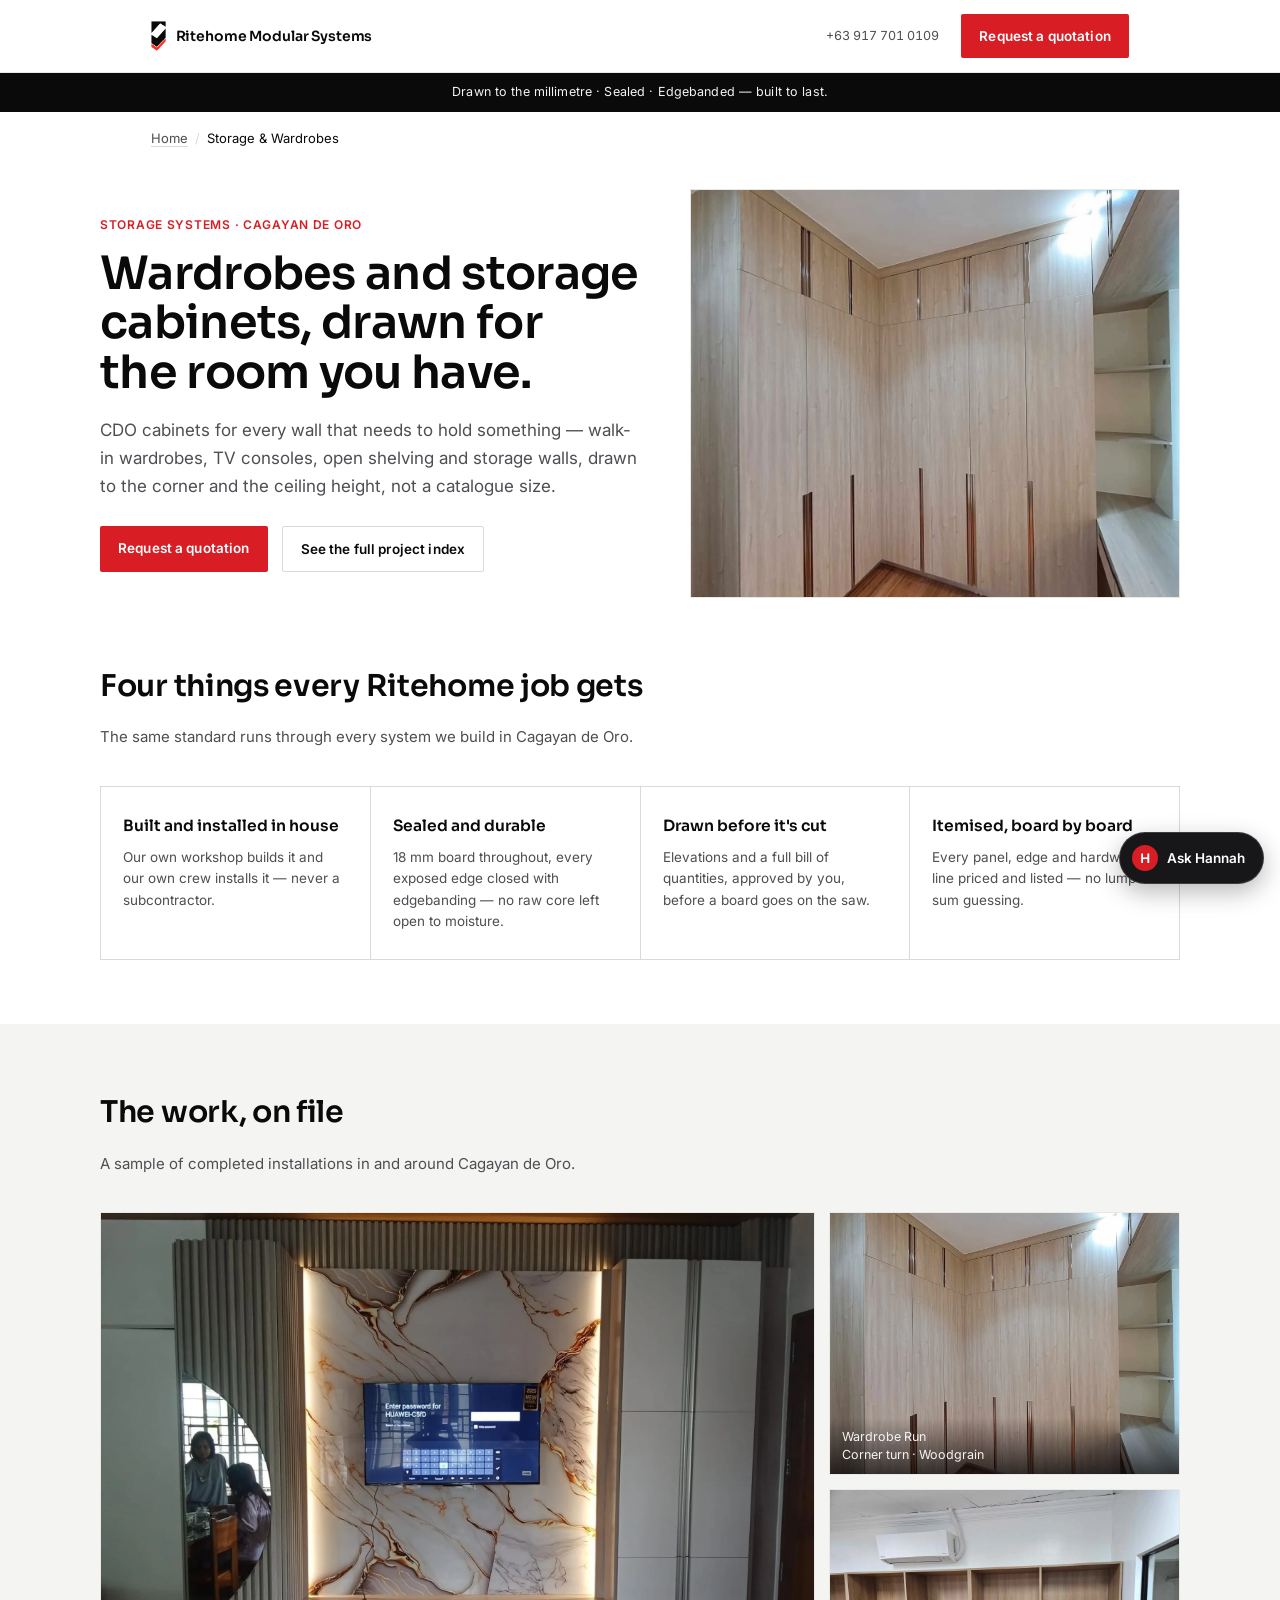
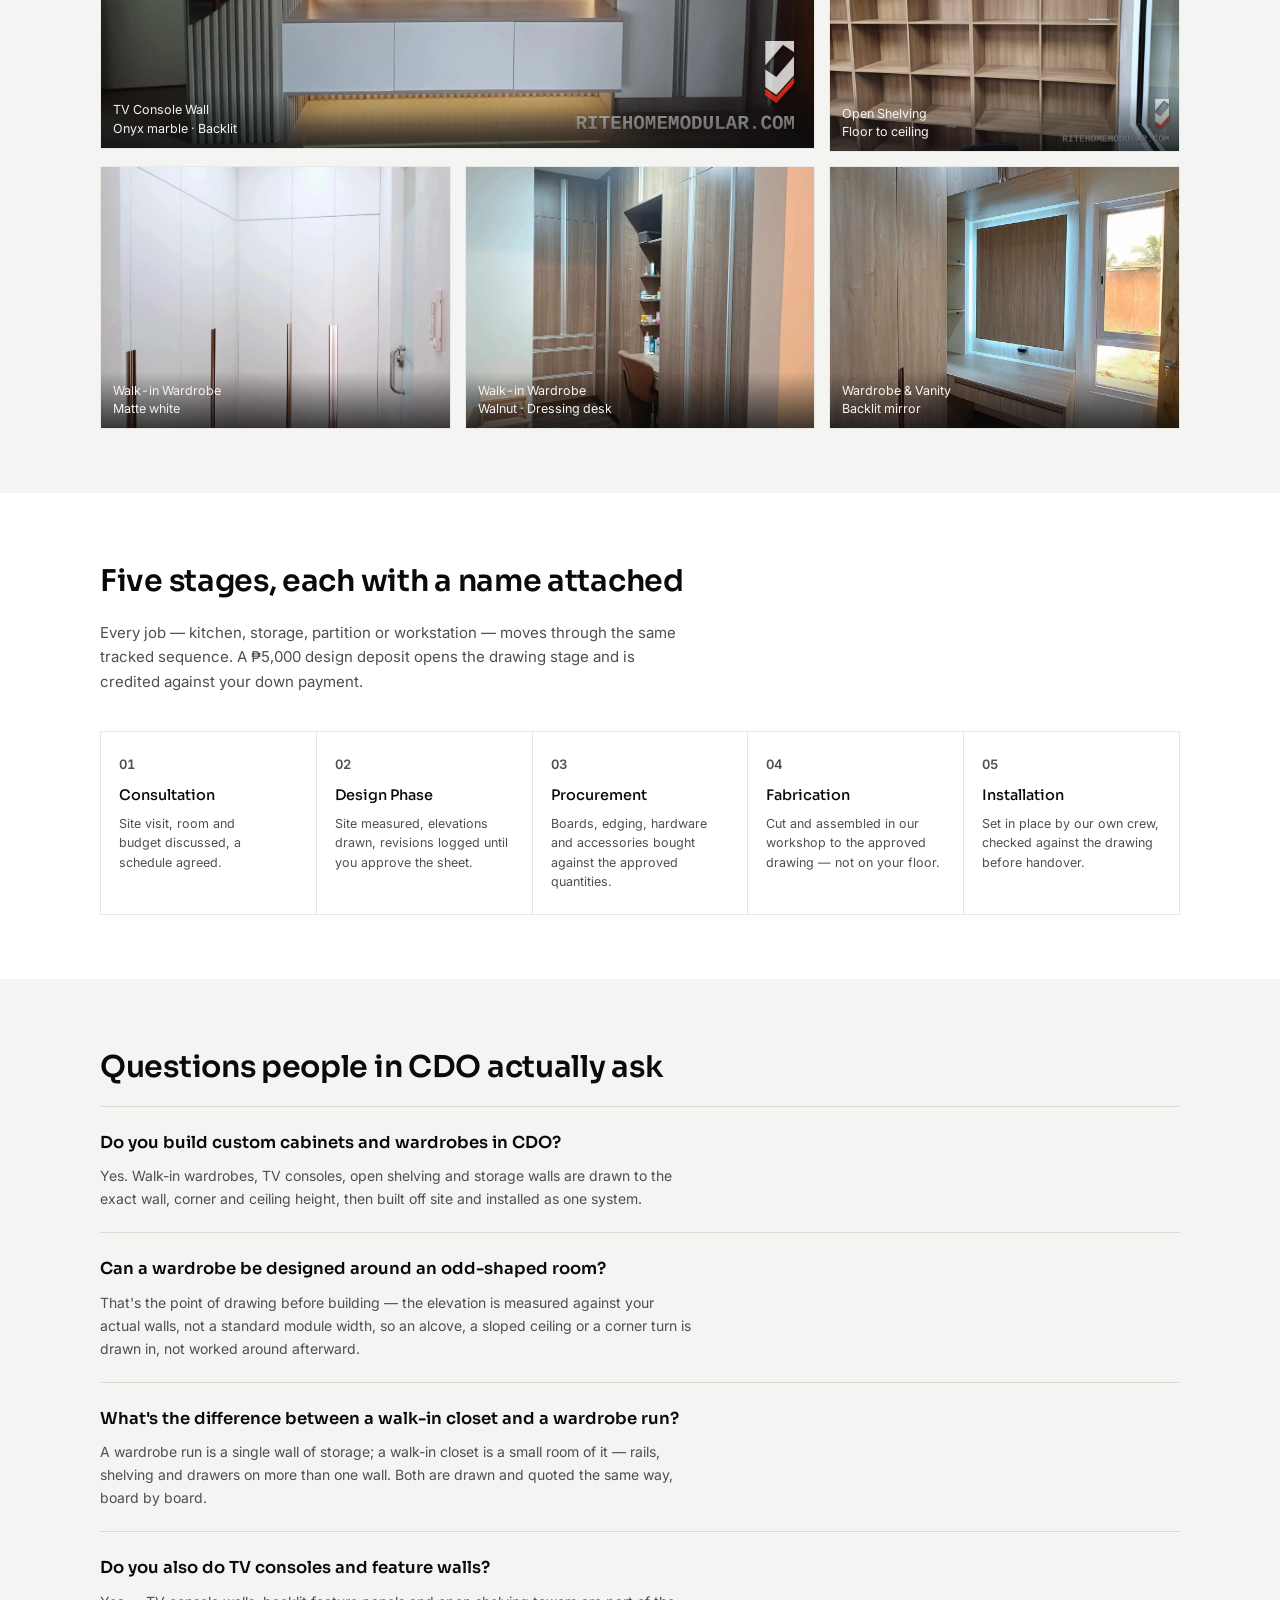
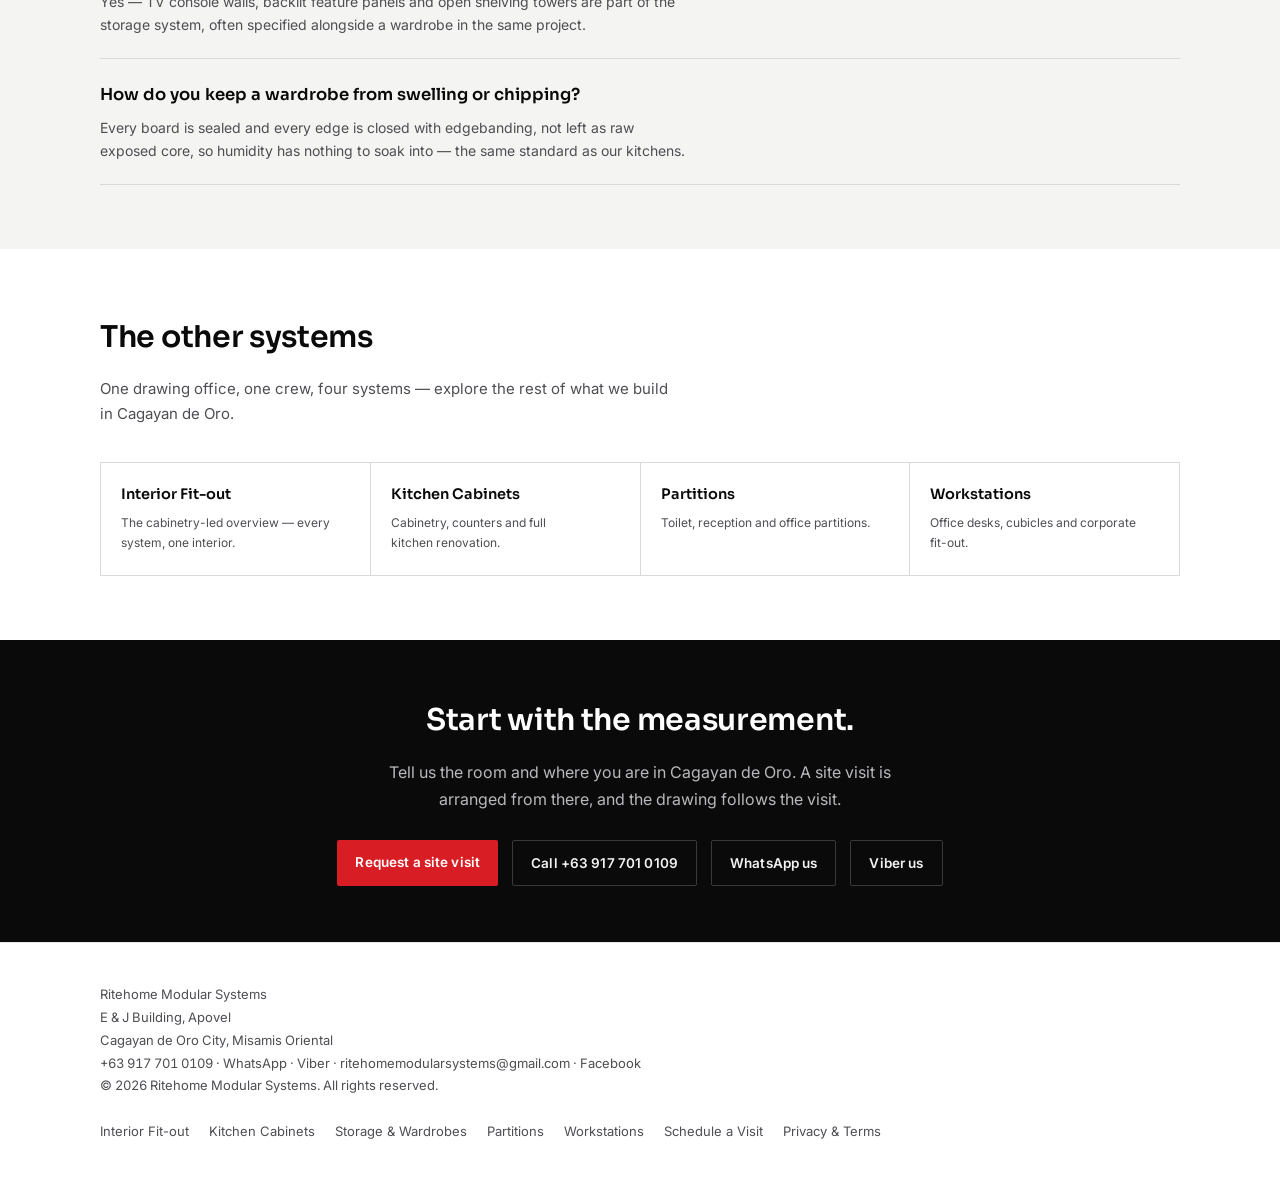
<file: storage-wardrobes-cdo/index.html>
<!doctype html>
<html lang="en">
<head>
<meta charset="utf-8">
<meta name="viewport" content="width=device-width, initial-scale=1, viewport-fit=cover">
<meta name="theme-color" content="#FFFFFF">
<link rel="icon" href="data:image/svg+xml,%3Csvg xmlns=%27http://www.w3.org/2000/svg%27 viewBox=%270 0 32 32%27%3E%3Crect width=%2732%27 height=%2732%27 fill=%27%23fff%27/%3E%3Crect x=%274%27 y=%278%27 width=%2711%27 height=%279%27 rx=%271.5%27 fill=%27%23D81E24%27/%3E%3Crect x=%2717%27 y=%278%27 width=%2711%27 height=%279%27 rx=%271.5%27 fill=%27%23D81E24%27/%3E%3Crect x=%274%27 y=%2719%27 width=%2724%27 height=%275%27 rx=%271.5%27 fill=%27%230A0A0B%27/%3E%3C/svg%3E">
<title>Wardrobes, Storage &amp; Custom Cabinets in CDO | Ritehome Modular Systems</title>
<meta name="description" content="Custom cabinets, built-in wardrobes and storage walls in Cagayan de Oro (CDO) — sealed and edgebanded to last. Walk-in closets, TV consoles and shelving.">
<link rel="canonical" href="https://ritehomemodular.com/storage-wardrobes-cdo/">
<meta name="robots" content="index, follow, max-image-preview:large">
<meta name="keywords" content="CDO cabinets, wardrobe design CDO, built-in storage CDO, walk-in closet CDO, custom cabinets Cagayan de Oro, durable storage cabinets CDO">
<meta name="geo.region" content="PH-MSR">
<meta name="geo.placename" content="Cagayan de Oro City">
<meta name="geo.position" content="8.500563;124.622937">
<meta name="ICBM" content="8.500563, 124.622937">

<meta property="og:type" content="website">
<meta property="og:site_name" content="Ritehome Modular Systems">
<meta property="og:title" content="Wardrobes, Storage &amp; Custom Cabinets in CDO | Ritehome Modular Systems">
<meta property="og:description" content="Custom cabinets, built-in wardrobes and storage walls in Cagayan de Oro (CDO) — sealed and edgebanded to last. Walk-in closets, TV consoles and shelving.">
<meta property="og:url" content="https://ritehomemodular.com/storage-wardrobes-cdo/">
<meta property="og:image" content="https://ritehomemodular.com/ritehome-photos/enhanced/08-storage-wardrobe.jpg">
<meta property="og:locale" content="en_PH">

<meta name="twitter:card" content="summary_large_image">
<meta name="twitter:title" content="Wardrobes, Storage &amp; Custom Cabinets in CDO | Ritehome Modular Systems">
<meta name="twitter:description" content="Custom cabinets, built-in wardrobes and storage walls in Cagayan de Oro (CDO) — sealed and edgebanded to last. Walk-in closets, TV consoles and shelving.">
<meta name="twitter:image" content="https://ritehomemodular.com/ritehome-photos/enhanced/08-storage-wardrobe.jpg">

<link rel="preconnect" href="https://fonts.googleapis.com">
<link rel="preconnect" href="https://fonts.gstatic.com" crossorigin>
<link rel="stylesheet" href="https://fonts.googleapis.com/css2?family=Sora:wght@400;500;600;700&family=IBM+Plex+Mono:wght@400;500&family=Inter:wght@300;400;500&display=swap">
<link rel="stylesheet" href="../assets/service-page.css?v=8e35fa11">
<link rel="stylesheet" href="../assets/hannah.css?v=37e490ff">
<link rel="stylesheet" href="../assets/lightbox.css?v=daa832d8">

<script type="application/ld+json">
{
  "@context": "https://schema.org",
  "@type": "Service",
  "name": "Storage, Wardrobe & Custom Cabinet Design in CDO",
  "description": "Built-in wardrobes, walk-in closets, TV consoles and storage-wall cabinets in Cagayan de Oro, sealed and edgebanded to last.",
  "url": "https://ritehomemodular.com/storage-wardrobes-cdo/",
  "areaServed": [
    {
      "@type": "City",
      "name": "Cagayan de Oro"
    },
    {
      "@type": "AdministrativeArea",
      "name": "Misamis Oriental"
    }
  ],
  "provider": {
    "@type": "HomeAndConstructionBusiness",
    "@id": "https://ritehomemodular.com/#business",
    "name": "Ritehome Modular Systems",
    "foundingDate": "2017-03-08",
    "telephone": "+63-917-701-0109",
    "url": "https://ritehomemodular.com/",
    "image": "https://ritehomemodular.com/ritehome-photos/enhanced/01-graphite-gloss.jpg",
    "address": {
      "@type": "PostalAddress",
      "streetAddress": "E & J Building, Apovel",
      "addressLocality": "Cagayan de Oro City",
      "addressRegion": "Misamis Oriental",
      "addressCountry": "PH"
    }
  }
}
</script>
<script type="application/ld+json">
{
  "@context": "https://schema.org",
  "@type": "BreadcrumbList",
  "itemListElement": [
    {
      "@type": "ListItem",
      "position": 1,
      "name": "Home",
      "item": "https://ritehomemodular.com/"
    },
    {
      "@type": "ListItem",
      "position": 2,
      "name": "Storage &amp; Wardrobes",
      "item": "https://ritehomemodular.com/storage-wardrobes-cdo/"
    }
  ]
}
</script>
<script type="application/ld+json">
{
  "@context": "https://schema.org",
  "@type": "FAQPage",
  "mainEntity": [
    {
      "@type": "Question",
      "name": "Do you build custom cabinets and wardrobes in CDO?",
      "acceptedAnswer": {
        "@type": "Answer",
        "text": "Yes. Walk-in wardrobes, TV consoles, open shelving and storage walls are drawn to the exact wall, corner and ceiling height, then built off site and installed as one system."
      }
    },
    {
      "@type": "Question",
      "name": "Can a wardrobe be designed around an odd-shaped room?",
      "acceptedAnswer": {
        "@type": "Answer",
        "text": "That's the point of drawing before building \u2014 the elevation is measured against your actual walls, not a standard module width, so an alcove, a sloped ceiling or a corner turn is drawn in, not worked around afterward."
      }
    },
    {
      "@type": "Question",
      "name": "What's the difference between a walk-in closet and a wardrobe run?",
      "acceptedAnswer": {
        "@type": "Answer",
        "text": "A wardrobe run is a single wall of storage; a walk-in closet is a small room of it \u2014 rails, shelving and drawers on more than one wall. Both are drawn and quoted the same way, board by board."
      }
    },
    {
      "@type": "Question",
      "name": "Do you also do TV consoles and feature walls?",
      "acceptedAnswer": {
        "@type": "Answer",
        "text": "Yes \u2014 TV console walls, backlit feature panels and open shelving towers are part of the storage system, often specified alongside a wardrobe in the same project."
      }
    },
    {
      "@type": "Question",
      "name": "How do you keep a wardrobe from swelling or chipping?",
      "acceptedAnswer": {
        "@type": "Answer",
        "text": "Every board is sealed and every edge is closed with edgebanding, not left as raw exposed core, so humidity has nothing to soak into \u2014 the same standard as our kitchens."
      }
    }
  ]
}
</script>
</head>
<body data-hannah-page="service">

<header class="topbar">
  <div class="topbar-in">
    <a class="brand" href="../index.html">
      <img class="wm-icon" src="../assets/logo-mark.png" width="430" height="894" alt="">
      <span>Ritehome Modular Systems</span>
    </a>
    <nav>
      <a class="tel" href="tel:+639177010109">+63 917 701 0109</a>
      <a class="cta" href="../index.html#inquiry">Request a quotation</a>
    </nav>
  </div>
</header>

<p class="missionstrip">Drawn to the millimetre &middot; Sealed &middot; Edgebanded &mdash; built to last.</p>

<p class="crumb">
  <a href="../index.html">Home</a><span class="sep">/</span><span class="here">Storage &amp; Wardrobes</span>
</p>

<section class="hero">
  <div class="hero-in">
    <div>
      <p class="eyebrow">Storage Systems · Cagayan de Oro</p>
      <h1>Wardrobes and storage cabinets, drawn for the room you have.</h1>
      <p class="lede">CDO cabinets for every wall that needs to hold something — walk-in wardrobes, TV consoles, open shelving and storage walls, drawn to the corner and the ceiling height, not a catalogue size.</p>
      
      <div class="hero-acts">
        <a class="cta" href="../index.html#inquiry">Request a quotation</a>
        <a class="cta ghost" href="../index.html">See the full project index</a>
      </div>
    </div>
    <div class="hero-photo">
      <picture><source type="image/webp" srcset="../ritehome-photos/enhanced/08-storage-wardrobe.webp"><img src="../ritehome-photos/enhanced/08-storage-wardrobe.jpg" alt="Full-height woodgrain wardrobe run turning through a corner, with concealed vertical pulls and an open shelving nook beside the window."></picture>
    </div>
  </div>
</section>

<section class="block">
  <div class="block-in">
    <h2>Four things every Ritehome job gets</h2>
    <p class="section-lede">The same standard runs through every system we build in Cagayan de Oro.</p>
    <div class="props">
      <div class="prop">
        <h3>Built and installed in house</h3>
        <p>Our own workshop builds it and our own crew installs it — never a subcontractor.</p>
      </div>
      <div class="prop">
        <h3>Sealed and durable</h3>
        <p>18 mm board throughout, every exposed edge closed with edgebanding — no raw core left open to moisture.</p>
      </div>
      <div class="prop">
        <h3>Drawn before it's cut</h3>
        <p>Elevations and a full bill of quantities, approved by you, before a board goes on the saw.</p>
      </div>
      <div class="prop">
        <h3>Itemised, board by board</h3>
        <p>Every panel, edge and hardware line priced and listed — no lump-sum guessing.</p>
      </div>
    </div>
  </div>
</section>

<section class="block alt">
  <div class="block-in">
    <h2>The work, on file</h2>
    <p class="section-lede">A sample of completed installations in and around Cagayan de Oro.</p>
    <div class="gallery">
      <a href="../ritehome-photos/enhanced/07-storage-feature-wall.webp" target="_blank" rel="noopener">
        <picture><source type="image/webp" srcset="../ritehome-photos/enhanced/07-storage-feature-wall.webp"><img src="../ritehome-photos/enhanced/07-storage-feature-wall.jpg" alt="Backlit onyx-marble TV console wall with a wall-mounted television, ribbed timber pilasters and a full-height wardrobe on either side." loading="lazy"></picture>
        <span class="cap">TV Console Wall<br>Onyx marble · Backlit</span>
      </a>
      <a href="../ritehome-photos/enhanced/08-storage-wardrobe.webp" target="_blank" rel="noopener">
        <picture><source type="image/webp" srcset="../ritehome-photos/enhanced/08-storage-wardrobe.webp"><img src="../ritehome-photos/enhanced/08-storage-wardrobe.jpg" alt="Full-height woodgrain wardrobe run turning through a corner, with concealed vertical pulls." loading="lazy"></picture>
        <span class="cap">Wardrobe Run<br>Corner turn · Woodgrain</span>
      </a>
      <a href="../ritehome-photos/enhanced/09-storage-shelving.webp" target="_blank" rel="noopener">
        <picture><source type="image/webp" srcset="../ritehome-photos/enhanced/09-storage-shelving.webp"><img src="../ritehome-photos/enhanced/09-storage-shelving.jpg" alt="Open pigeonhole shelving wall in light woodgrain, built floor to ceiling beside a window." loading="lazy"></picture>
        <span class="cap">Open Shelving<br>Floor to ceiling</span>
      </a>
      <a href="../ritehome-photos/gallery/gallery-storage-01.webp" target="_blank" rel="noopener">
        <picture><source type="image/webp" srcset="../ritehome-photos/gallery/gallery-storage-01.webp"><img src="../ritehome-photos/gallery/gallery-storage-01.jpg" alt="Matte white walk-in wardrobe with rose-gold pulls, over a herringbone timber floor." loading="lazy"></picture>
        <span class="cap">Walk-in Wardrobe<br>Matte white</span>
      </a>
      <a href="../ritehome-photos/gallery/gallery-storage-04.webp" target="_blank" rel="noopener">
        <picture><source type="image/webp" srcset="../ritehome-photos/gallery/gallery-storage-04.webp"><img src="../ritehome-photos/gallery/gallery-storage-04.jpg" alt="Walk-in wardrobe in walnut woodgrain with aluminium pull profiles and a built-in dressing desk." loading="lazy"></picture>
        <span class="cap">Walk-in Wardrobe<br>Walnut · Dressing desk</span>
      </a>
      <a href="../ritehome-photos/gallery/gallery-storage-06.webp" target="_blank" rel="noopener">
        <picture><source type="image/webp" srcset="../ritehome-photos/gallery/gallery-storage-06.webp"><img src="../ritehome-photos/gallery/gallery-storage-06.jpg" alt="Light oak wardrobe run beside a dressing table with an LED-backlit mirror panel." loading="lazy"></picture>
        <span class="cap">Wardrobe &amp; Vanity<br>Backlit mirror</span>
      </a>
    </div>
  </div>
</section>

<section class="block">
  <div class="block-in">
    <h2>Five stages, each with a name attached</h2>
    <p class="section-lede">Every job — kitchen, storage, partition or workstation — moves through the same tracked sequence. A ₱5,000 design deposit opens the drawing stage and is credited against your down payment.</p>
    <div class="steps">
      <div class="step">
        <p class="n">01</p>
        <h3>Consultation</h3>
        <p>Site visit, room and budget discussed, a schedule agreed.</p>
      </div>
      <div class="step">
        <p class="n">02</p>
        <h3>Design Phase</h3>
        <p>Site measured, elevations drawn, revisions logged until you approve the sheet.</p>
      </div>
      <div class="step">
        <p class="n">03</p>
        <h3>Procurement</h3>
        <p>Boards, edging, hardware and accessories bought against the approved quantities.</p>
      </div>
      <div class="step">
        <p class="n">04</p>
        <h3>Fabrication</h3>
        <p>Cut and assembled in our workshop to the approved drawing — not on your floor.</p>
      </div>
      <div class="step">
        <p class="n">05</p>
        <h3>Installation</h3>
        <p>Set in place by our own crew, checked against the drawing before handover.</p>
      </div>
    </div>
  </div>
</section>

<section class="block alt">
  <div class="block-in">
    <h2>Questions people in CDO actually ask</h2>
    <div class="faq">
    <div class="faqitem">
      <h3>Do you build custom cabinets and wardrobes in CDO?</h3>
      <p>Yes. Walk-in wardrobes, TV consoles, open shelving and storage walls are drawn to the exact wall, corner and ceiling height, then built off site and installed as one system.</p>
    </div>
    <div class="faqitem">
      <h3>Can a wardrobe be designed around an odd-shaped room?</h3>
      <p>That's the point of drawing before building — the elevation is measured against your actual walls, not a standard module width, so an alcove, a sloped ceiling or a corner turn is drawn in, not worked around afterward.</p>
    </div>
    <div class="faqitem">
      <h3>What's the difference between a walk-in closet and a wardrobe run?</h3>
      <p>A wardrobe run is a single wall of storage; a walk-in closet is a small room of it — rails, shelving and drawers on more than one wall. Both are drawn and quoted the same way, board by board.</p>
    </div>
    <div class="faqitem">
      <h3>Do you also do TV consoles and feature walls?</h3>
      <p>Yes — TV console walls, backlit feature panels and open shelving towers are part of the storage system, often specified alongside a wardrobe in the same project.</p>
    </div>
    <div class="faqitem">
      <h3>How do you keep a wardrobe from swelling or chipping?</h3>
      <p>Every board is sealed and every edge is closed with edgebanding, not left as raw exposed core, so humidity has nothing to soak into — the same standard as our kitchens.</p>
    </div>
    </div>
  </div>
</section>

<section class="block">
  <div class="block-in">
    <h2>The other systems</h2>
    <p class="section-lede">One drawing office, one crew, four systems — explore the rest of what we build in Cagayan de Oro.</p>
    <div class="siblings">
    <a class="sibling" href="../interior-design-cdo/">
      <h3>Interior Fit-out</h3>
      <p>The cabinetry-led overview — every system, one interior.</p>
    </a>
    <a class="sibling" href="../kitchen-cabinets-cdo/">
      <h3>Kitchen Cabinets</h3>
      <p>Cabinetry, counters and full kitchen renovation.</p>
    </a>
    <a class="sibling" href="../partitions-cdo/">
      <h3>Partitions</h3>
      <p>Toilet, reception and office partitions.</p>
    </a>
    <a class="sibling" href="../workstations-cdo/">
      <h3>Workstations</h3>
      <p>Office desks, cubicles and corporate fit-out.</p>
    </a>
    </div>
  </div>
</section>

<div class="ctaband">
  <h2>Start with the measurement.</h2>
  <p>Tell us the room and where you are in Cagayan de Oro. A site visit is arranged from there, and the drawing follows the visit.</p>
  <div class="hero-acts">
    <a class="cta" href="../index.html#inquiry">Request a site visit</a>
    <a class="cta ghost" href="tel:+639177010109">Call +63 917 701 0109</a>
    <a class="cta ghost" href="https://wa.me/639177010109?text=Hi%20Ritehome%2C%20I%27d%20like%20to%20ask%20about%20storage%20and%20wardrobes.">WhatsApp us</a>
    <a class="cta ghost" href="viber://chat?number=%2B639177010109">Viber us</a>
  </div>
</div>

<footer class="foot">
  <div class="foot-in">
    <div class="foot-note">
      Ritehome Modular Systems<br>E &amp; J Building, Apovel<br>Cagayan de Oro City, Misamis Oriental<br>
      <a href="tel:+639177010109">+63 917 701 0109</a> · <a href="https://wa.me/639177010109">WhatsApp</a> · <a href="viber://chat?number=%2B639177010109">Viber</a> · <a href="mailto:ritehomemodularsystems@gmail.com">ritehomemodularsystems@gmail.com</a> · <a href="https://www.facebook.com/share/1EE6bWMuNw/?mibextid=wwXIfr" target="_blank" rel="noopener">Facebook</a><br>
      &copy; 2026 Ritehome Modular Systems. All rights reserved.
    </div>
    <nav class="footlinks" aria-label="Services by system">
      <a href="../interior-design-cdo/">Interior Fit-out</a>
      <a href="../kitchen-cabinets-cdo/">Kitchen Cabinets</a>
      <a href="../storage-wardrobes-cdo/">Storage &amp; Wardrobes</a>
      <a href="../partitions-cdo/">Partitions</a>
      <a href="../workstations-cdo/">Workstations</a>
      <a href="../schedule/">Schedule a Visit</a>
      <a href="../privacy-policy/">Privacy &amp; Terms</a>
    </nav>
  </div>
</footer>

<script src="../assets/lightbox.js?v=387b4d42" defer></script>
<script src="../assets/hannah.js?v=fb0e2950" defer></script>
</body>
</html>
</file>
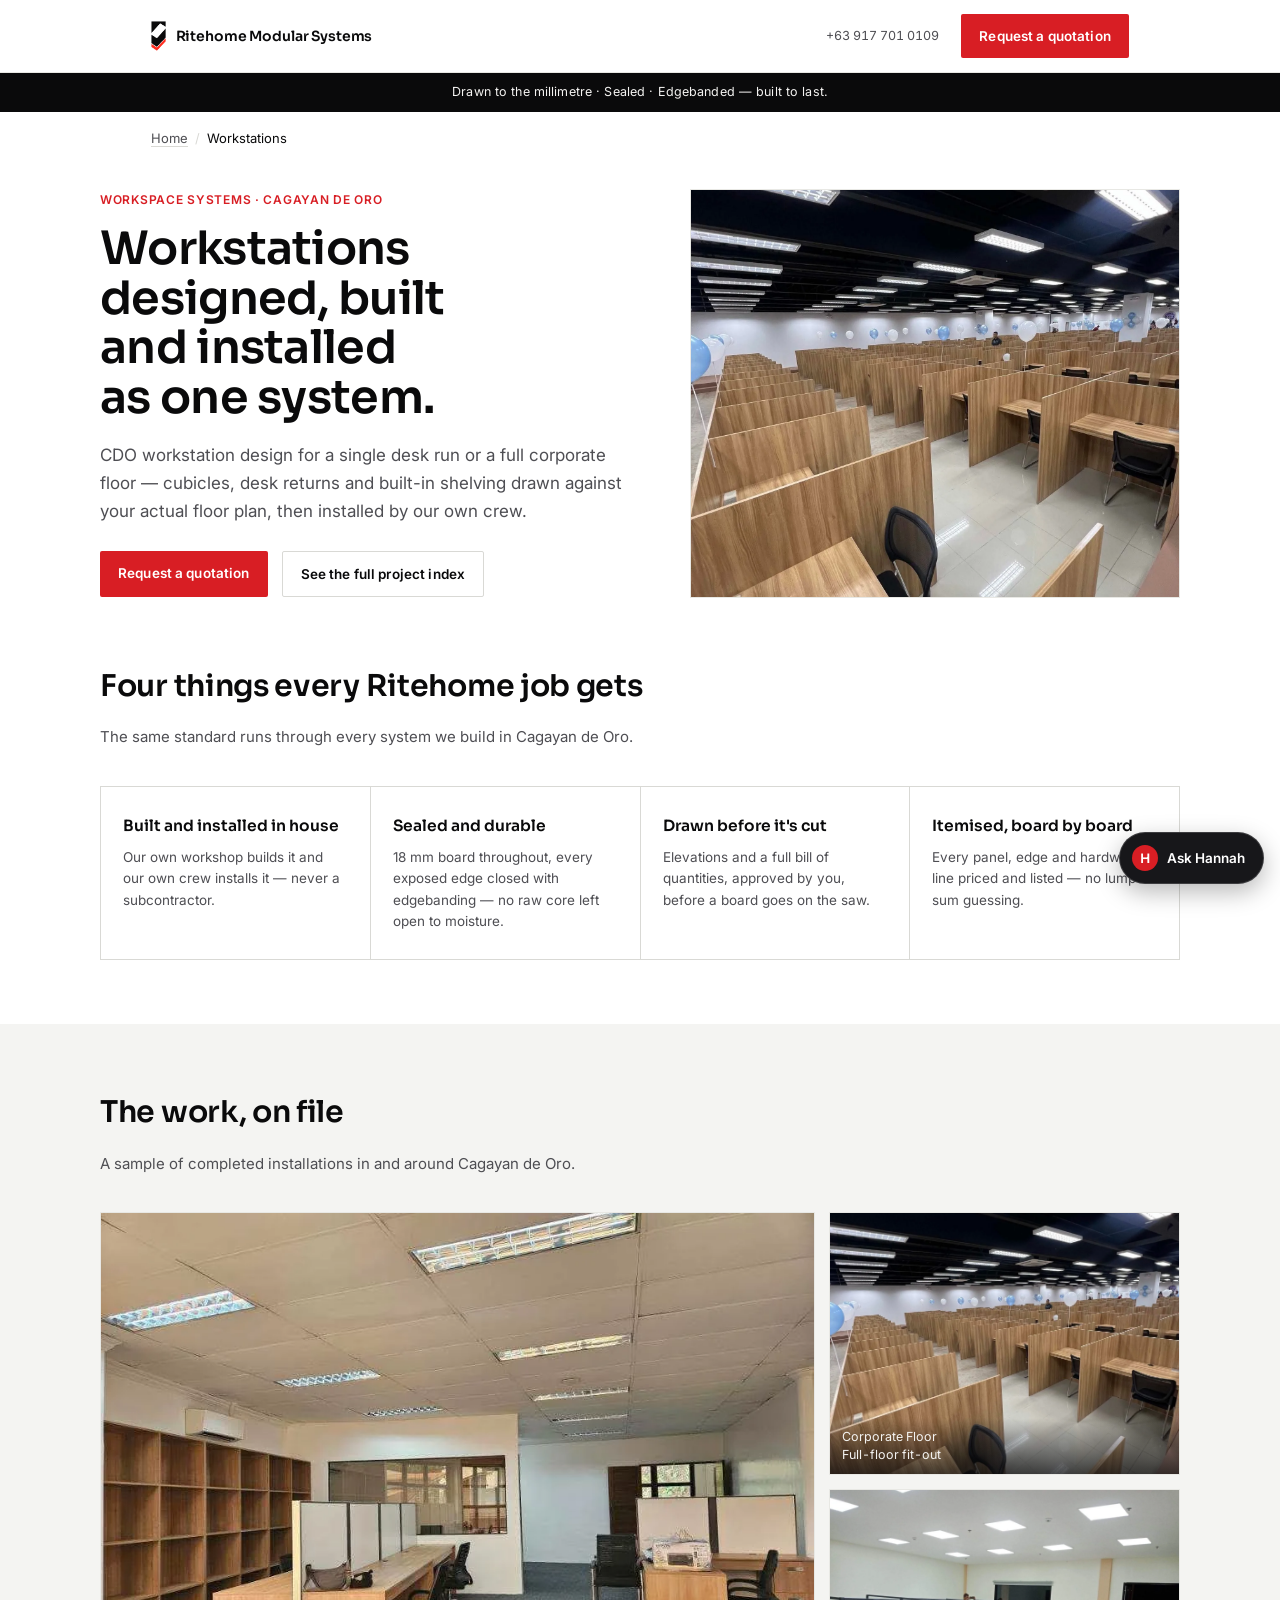
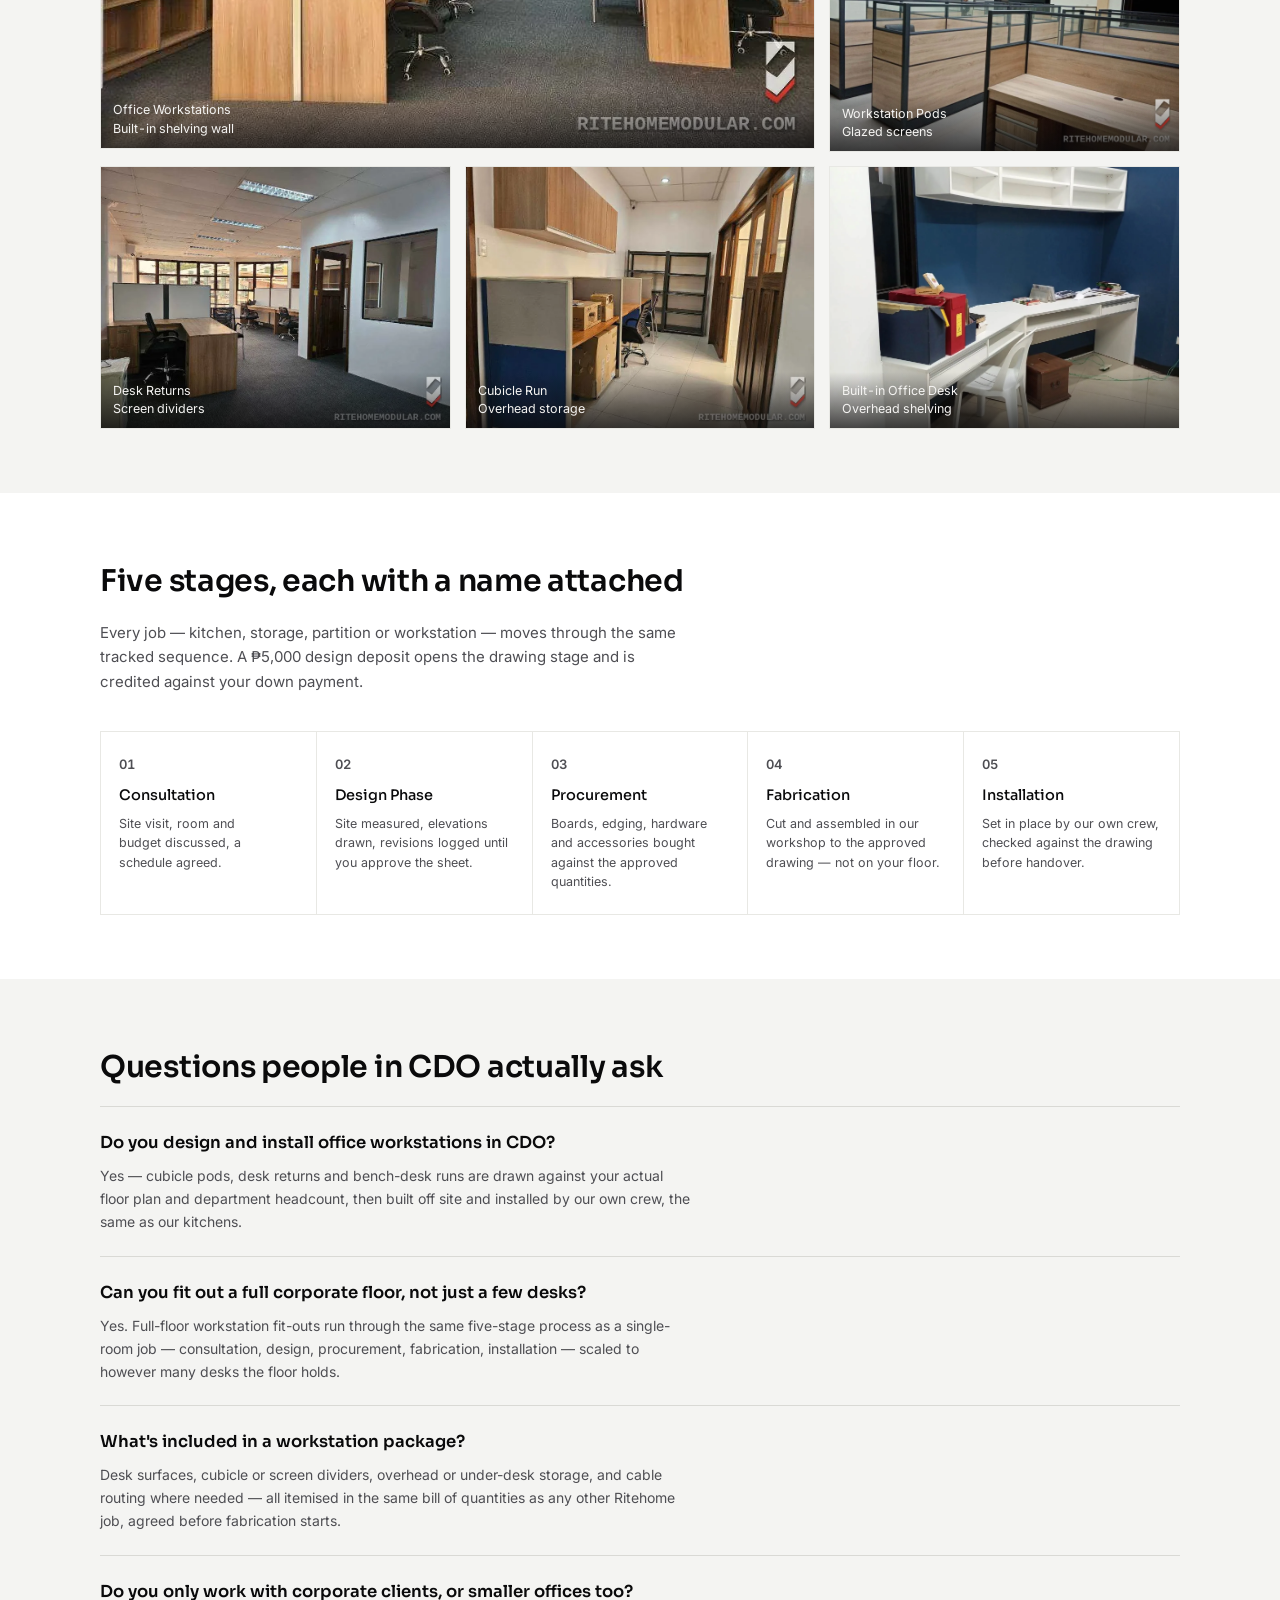
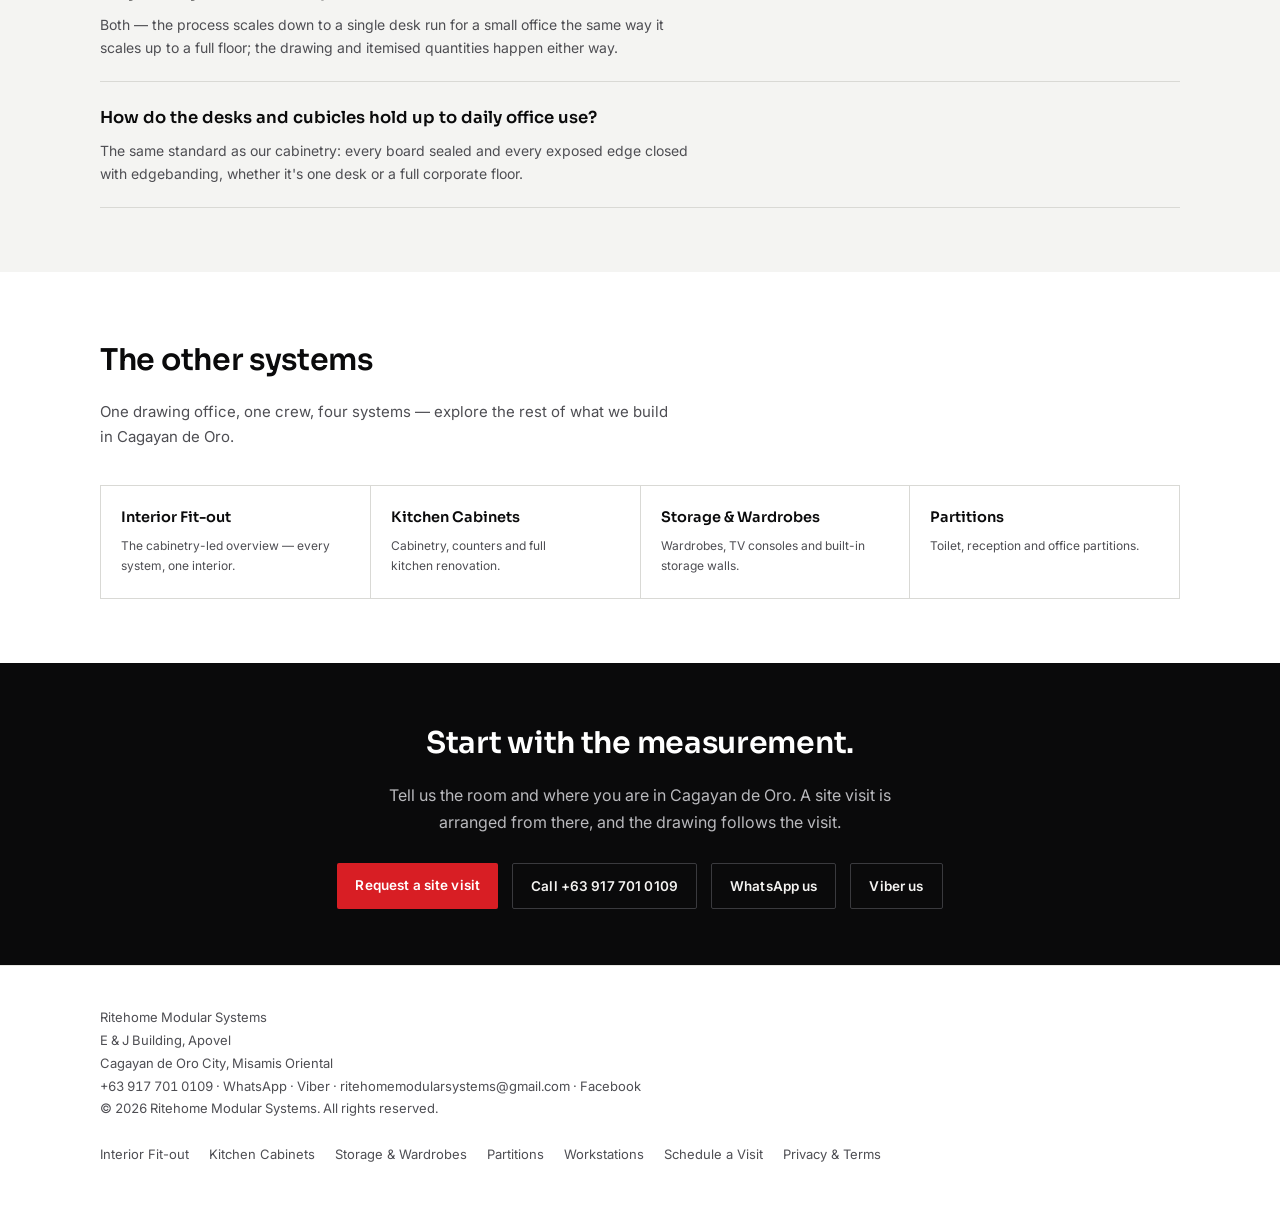
<file: workstations-cdo/index.html>
<!doctype html>
<html lang="en">
<head>
<meta charset="utf-8">
<meta name="viewport" content="width=device-width, initial-scale=1, viewport-fit=cover">
<meta name="theme-color" content="#FFFFFF">
<link rel="icon" href="data:image/svg+xml,%3Csvg xmlns=%27http://www.w3.org/2000/svg%27 viewBox=%270 0 32 32%27%3E%3Crect width=%2732%27 height=%2732%27 fill=%27%23fff%27/%3E%3Crect x=%274%27 y=%278%27 width=%2711%27 height=%279%27 rx=%271.5%27 fill=%27%23D81E24%27/%3E%3Crect x=%2717%27 y=%278%27 width=%2711%27 height=%279%27 rx=%271.5%27 fill=%27%23D81E24%27/%3E%3Crect x=%274%27 y=%2719%27 width=%2724%27 height=%275%27 rx=%271.5%27 fill=%27%230A0A0B%27/%3E%3C/svg%3E">
<title>Office Workstations &amp; Fit-out in CDO | Ritehome Modular Systems</title>
<meta name="description" content="CDO workstation design and installation for offices in Cagayan de Oro — sealed, edgebanded desk board. Desks, cubicles and corporate floor fit-outs, built as one system.">
<link rel="canonical" href="https://ritehomemodular.com/workstations-cdo/">
<meta name="robots" content="index, follow, max-image-preview:large">
<meta name="keywords" content="CDO workstation design, CDO workstation installer, office fit-out CDO, corporate interior CDO, office cubicle CDO, durable office furniture Cagayan de Oro">
<meta name="geo.region" content="PH-MSR">
<meta name="geo.placename" content="Cagayan de Oro City">
<meta name="geo.position" content="8.500563;124.622937">
<meta name="ICBM" content="8.500563, 124.622937">

<meta property="og:type" content="website">
<meta property="og:site_name" content="Ritehome Modular Systems">
<meta property="og:title" content="Office Workstations &amp; Fit-out in CDO | Ritehome Modular Systems">
<meta property="og:description" content="CDO workstation design and installation for offices in Cagayan de Oro — sealed, edgebanded desk board. Desks, cubicles and corporate floor fit-outs, built as one system.">
<meta property="og:url" content="https://ritehomemodular.com/workstations-cdo/">
<meta property="og:image" content="https://ritehomemodular.com/ritehome-photos/enhanced/13-workspace-corporate-floor.jpg">
<meta property="og:locale" content="en_PH">

<meta name="twitter:card" content="summary_large_image">
<meta name="twitter:title" content="Office Workstations &amp; Fit-out in CDO | Ritehome Modular Systems">
<meta name="twitter:description" content="CDO workstation design and installation for offices in Cagayan de Oro — sealed, edgebanded desk board. Desks, cubicles and corporate floor fit-outs, built as one system.">
<meta name="twitter:image" content="https://ritehomemodular.com/ritehome-photos/enhanced/13-workspace-corporate-floor.jpg">

<link rel="preconnect" href="https://fonts.googleapis.com">
<link rel="preconnect" href="https://fonts.gstatic.com" crossorigin>
<link rel="stylesheet" href="https://fonts.googleapis.com/css2?family=Sora:wght@400;500;600;700&family=IBM+Plex+Mono:wght@400;500&family=Inter:wght@300;400;500&display=swap">
<link rel="stylesheet" href="../assets/service-page.css?v=8e35fa11">
<link rel="stylesheet" href="../assets/hannah.css?v=37e490ff">
<link rel="stylesheet" href="../assets/lightbox.css?v=daa832d8">

<script type="application/ld+json">
{
  "@context": "https://schema.org",
  "@type": "Service",
  "name": "Workstation Design & Workstation Installer in CDO",
  "description": "Office workstation, cubicle and corporate desk fit-out design and installation in Cagayan de Oro, sealed and edgebanded to last.",
  "url": "https://ritehomemodular.com/workstations-cdo/",
  "areaServed": [
    {
      "@type": "City",
      "name": "Cagayan de Oro"
    },
    {
      "@type": "AdministrativeArea",
      "name": "Misamis Oriental"
    }
  ],
  "provider": {
    "@type": "HomeAndConstructionBusiness",
    "@id": "https://ritehomemodular.com/#business",
    "name": "Ritehome Modular Systems",
    "foundingDate": "2017-03-08",
    "telephone": "+63-917-701-0109",
    "url": "https://ritehomemodular.com/",
    "image": "https://ritehomemodular.com/ritehome-photos/enhanced/01-graphite-gloss.jpg",
    "address": {
      "@type": "PostalAddress",
      "streetAddress": "E & J Building, Apovel",
      "addressLocality": "Cagayan de Oro City",
      "addressRegion": "Misamis Oriental",
      "addressCountry": "PH"
    }
  }
}
</script>
<script type="application/ld+json">
{
  "@context": "https://schema.org",
  "@type": "BreadcrumbList",
  "itemListElement": [
    {
      "@type": "ListItem",
      "position": 1,
      "name": "Home",
      "item": "https://ritehomemodular.com/"
    },
    {
      "@type": "ListItem",
      "position": 2,
      "name": "Workstations",
      "item": "https://ritehomemodular.com/workstations-cdo/"
    }
  ]
}
</script>
<script type="application/ld+json">
{
  "@context": "https://schema.org",
  "@type": "FAQPage",
  "mainEntity": [
    {
      "@type": "Question",
      "name": "Do you design and install office workstations in CDO?",
      "acceptedAnswer": {
        "@type": "Answer",
        "text": "Yes \u2014 cubicle pods, desk returns and bench-desk runs are drawn against your actual floor plan and department headcount, then built off site and installed by our own crew, the same as our kitchens."
      }
    },
    {
      "@type": "Question",
      "name": "Can you fit out a full corporate floor, not just a few desks?",
      "acceptedAnswer": {
        "@type": "Answer",
        "text": "Yes. Full-floor workstation fit-outs run through the same five-stage process as a single-room job \u2014 consultation, design, procurement, fabrication, installation \u2014 scaled to however many desks the floor holds."
      }
    },
    {
      "@type": "Question",
      "name": "What's included in a workstation package?",
      "acceptedAnswer": {
        "@type": "Answer",
        "text": "Desk surfaces, cubicle or screen dividers, overhead or under-desk storage, and cable routing where needed \u2014 all itemised in the same bill of quantities as any other Ritehome job, agreed before fabrication starts."
      }
    },
    {
      "@type": "Question",
      "name": "Do you only work with corporate clients, or smaller offices too?",
      "acceptedAnswer": {
        "@type": "Answer",
        "text": "Both \u2014 the process scales down to a single desk run for a small office the same way it scales up to a full floor; the drawing and itemised quantities happen either way."
      }
    },
    {
      "@type": "Question",
      "name": "How do the desks and cubicles hold up to daily office use?",
      "acceptedAnswer": {
        "@type": "Answer",
        "text": "The same standard as our cabinetry: every board sealed and every exposed edge closed with edgebanding, whether it's one desk or a full corporate floor."
      }
    }
  ]
}
</script>
</head>
<body data-hannah-page="service">

<header class="topbar">
  <div class="topbar-in">
    <a class="brand" href="../index.html">
      <img class="wm-icon" src="../assets/logo-mark.png" width="430" height="894" alt="">
      <span>Ritehome Modular Systems</span>
    </a>
    <nav>
      <a class="tel" href="tel:+639177010109">+63 917 701 0109</a>
      <a class="cta" href="../index.html#inquiry">Request a quotation</a>
    </nav>
  </div>
</header>

<p class="missionstrip">Drawn to the millimetre &middot; Sealed &middot; Edgebanded &mdash; built to last.</p>

<p class="crumb">
  <a href="../index.html">Home</a><span class="sep">/</span><span class="here">Workstations</span>
</p>

<section class="hero">
  <div class="hero-in">
    <div>
      <p class="eyebrow">Workspace Systems · Cagayan de Oro</p>
      <h1>Workstations designed, built and installed as one system.</h1>
      <p class="lede">CDO workstation design for a single desk run or a full corporate floor — cubicles, desk returns and built-in shelving drawn against your actual floor plan, then installed by our own crew.</p>
      
      <div class="hero-acts">
        <a class="cta" href="../index.html#inquiry">Request a quotation</a>
        <a class="cta ghost" href="../index.html">See the full project index</a>
      </div>
    </div>
    <div class="hero-photo">
      <picture><source type="image/webp" srcset="../ritehome-photos/enhanced/13-workspace-corporate-floor.webp"><img src="../ritehome-photos/enhanced/13-workspace-corporate-floor.jpg" alt="Full floor of modular timber desk cubicles repeated in long rows under a black ceiling, fitted out for a corporate opening."></picture>
    </div>
  </div>
</section>

<section class="block">
  <div class="block-in">
    <h2>Four things every Ritehome job gets</h2>
    <p class="section-lede">The same standard runs through every system we build in Cagayan de Oro.</p>
    <div class="props">
      <div class="prop">
        <h3>Built and installed in house</h3>
        <p>Our own workshop builds it and our own crew installs it — never a subcontractor.</p>
      </div>
      <div class="prop">
        <h3>Sealed and durable</h3>
        <p>18 mm board throughout, every exposed edge closed with edgebanding — no raw core left open to moisture.</p>
      </div>
      <div class="prop">
        <h3>Drawn before it's cut</h3>
        <p>Elevations and a full bill of quantities, approved by you, before a board goes on the saw.</p>
      </div>
      <div class="prop">
        <h3>Itemised, board by board</h3>
        <p>Every panel, edge and hardware line priced and listed — no lump-sum guessing.</p>
      </div>
    </div>
  </div>
</section>

<section class="block alt">
  <div class="block-in">
    <h2>The work, on file</h2>
    <p class="section-lede">A sample of completed installations in and around Cagayan de Oro.</p>
    <div class="gallery">
      <a href="../ritehome-photos/enhanced/12-office-workstations.webp" target="_blank" rel="noopener">
        <picture><source type="image/webp" srcset="../ritehome-photos/enhanced/12-office-workstations.webp"><img src="../ritehome-photos/enhanced/12-office-workstations.jpg" alt="Open-plan office with a wall of built-in wood shelving, a cubicle-style desk divider and a row of workstations beside an interior glass partition." loading="lazy"></picture>
        <span class="cap">Office Workstations<br>Built-in shelving wall</span>
      </a>
      <a href="../ritehome-photos/enhanced/13-workspace-corporate-floor.webp" target="_blank" rel="noopener">
        <picture><source type="image/webp" srcset="../ritehome-photos/enhanced/13-workspace-corporate-floor.webp"><img src="../ritehome-photos/enhanced/13-workspace-corporate-floor.jpg" alt="Full floor of modular timber desk cubicles repeated in long rows under a black ceiling, fitted out for a corporate opening." loading="lazy"></picture>
        <span class="cap">Corporate Floor<br>Full-floor fit-out</span>
      </a>
      <a href="../ritehome-photos/gallery/gallery-workspace-01.webp" target="_blank" rel="noopener">
        <picture><source type="image/webp" srcset="../ritehome-photos/gallery/gallery-workspace-01.webp"><img src="../ritehome-photos/gallery/gallery-workspace-01.jpg" alt="Office floor of light oak workstation pods with black frames and glazed upper screens." loading="lazy"></picture>
        <span class="cap">Workstation Pods<br>Glazed screens</span>
      </a>
      <a href="../ritehome-photos/gallery/gallery-workspace-02.webp" target="_blank" rel="noopener">
        <picture><source type="image/webp" srcset="../ritehome-photos/gallery/gallery-workspace-02.webp"><img src="../ritehome-photos/gallery/gallery-workspace-02.jpg" alt="Corner office with oak desk returns and fabric-faced screen dividers along a window wall." loading="lazy"></picture>
        <span class="cap">Desk Returns<br>Screen dividers</span>
      </a>
      <a href="../ritehome-photos/gallery/gallery-workspace-03.webp" target="_blank" rel="noopener">
        <picture><source type="image/webp" srcset="../ritehome-photos/gallery/gallery-workspace-03.webp"><img src="../ritehome-photos/gallery/gallery-workspace-03.jpg" alt="Narrow office run with blue and grey cubicle screens, oak desktops and an overhead storage cabinet." loading="lazy"></picture>
        <span class="cap">Cubicle Run<br>Overhead storage</span>
      </a>
      <a href="../ritehome-photos/gallery/gallery-workspace-05.webp" target="_blank" rel="noopener">
        <picture><source type="image/webp" srcset="../ritehome-photos/gallery/gallery-workspace-05.webp"><img src="../ritehome-photos/gallery/gallery-workspace-05.jpg" alt="Built-in white office desk running the length of a wall with an overhead open shelving box." loading="lazy"></picture>
        <span class="cap">Built-in Office Desk<br>Overhead shelving</span>
      </a>
    </div>
  </div>
</section>

<section class="block">
  <div class="block-in">
    <h2>Five stages, each with a name attached</h2>
    <p class="section-lede">Every job — kitchen, storage, partition or workstation — moves through the same tracked sequence. A ₱5,000 design deposit opens the drawing stage and is credited against your down payment.</p>
    <div class="steps">
      <div class="step">
        <p class="n">01</p>
        <h3>Consultation</h3>
        <p>Site visit, room and budget discussed, a schedule agreed.</p>
      </div>
      <div class="step">
        <p class="n">02</p>
        <h3>Design Phase</h3>
        <p>Site measured, elevations drawn, revisions logged until you approve the sheet.</p>
      </div>
      <div class="step">
        <p class="n">03</p>
        <h3>Procurement</h3>
        <p>Boards, edging, hardware and accessories bought against the approved quantities.</p>
      </div>
      <div class="step">
        <p class="n">04</p>
        <h3>Fabrication</h3>
        <p>Cut and assembled in our workshop to the approved drawing — not on your floor.</p>
      </div>
      <div class="step">
        <p class="n">05</p>
        <h3>Installation</h3>
        <p>Set in place by our own crew, checked against the drawing before handover.</p>
      </div>
    </div>
  </div>
</section>

<section class="block alt">
  <div class="block-in">
    <h2>Questions people in CDO actually ask</h2>
    <div class="faq">
    <div class="faqitem">
      <h3>Do you design and install office workstations in CDO?</h3>
      <p>Yes — cubicle pods, desk returns and bench-desk runs are drawn against your actual floor plan and department headcount, then built off site and installed by our own crew, the same as our kitchens.</p>
    </div>
    <div class="faqitem">
      <h3>Can you fit out a full corporate floor, not just a few desks?</h3>
      <p>Yes. Full-floor workstation fit-outs run through the same five-stage process as a single-room job — consultation, design, procurement, fabrication, installation — scaled to however many desks the floor holds.</p>
    </div>
    <div class="faqitem">
      <h3>What's included in a workstation package?</h3>
      <p>Desk surfaces, cubicle or screen dividers, overhead or under-desk storage, and cable routing where needed — all itemised in the same bill of quantities as any other Ritehome job, agreed before fabrication starts.</p>
    </div>
    <div class="faqitem">
      <h3>Do you only work with corporate clients, or smaller offices too?</h3>
      <p>Both — the process scales down to a single desk run for a small office the same way it scales up to a full floor; the drawing and itemised quantities happen either way.</p>
    </div>
    <div class="faqitem">
      <h3>How do the desks and cubicles hold up to daily office use?</h3>
      <p>The same standard as our cabinetry: every board sealed and every exposed edge closed with edgebanding, whether it's one desk or a full corporate floor.</p>
    </div>
    </div>
  </div>
</section>

<section class="block">
  <div class="block-in">
    <h2>The other systems</h2>
    <p class="section-lede">One drawing office, one crew, four systems — explore the rest of what we build in Cagayan de Oro.</p>
    <div class="siblings">
    <a class="sibling" href="../interior-design-cdo/">
      <h3>Interior Fit-out</h3>
      <p>The cabinetry-led overview — every system, one interior.</p>
    </a>
    <a class="sibling" href="../kitchen-cabinets-cdo/">
      <h3>Kitchen Cabinets</h3>
      <p>Cabinetry, counters and full kitchen renovation.</p>
    </a>
    <a class="sibling" href="../storage-wardrobes-cdo/">
      <h3>Storage &amp; Wardrobes</h3>
      <p>Wardrobes, TV consoles and built-in storage walls.</p>
    </a>
    <a class="sibling" href="../partitions-cdo/">
      <h3>Partitions</h3>
      <p>Toilet, reception and office partitions.</p>
    </a>
    </div>
  </div>
</section>

<div class="ctaband">
  <h2>Start with the measurement.</h2>
  <p>Tell us the room and where you are in Cagayan de Oro. A site visit is arranged from there, and the drawing follows the visit.</p>
  <div class="hero-acts">
    <a class="cta" href="../index.html#inquiry">Request a site visit</a>
    <a class="cta ghost" href="tel:+639177010109">Call +63 917 701 0109</a>
    <a class="cta ghost" href="https://wa.me/639177010109?text=Hi%20Ritehome%2C%20I%27d%20like%20to%20ask%20about%20workstations.">WhatsApp us</a>
    <a class="cta ghost" href="viber://chat?number=%2B639177010109">Viber us</a>
  </div>
</div>

<footer class="foot">
  <div class="foot-in">
    <div class="foot-note">
      Ritehome Modular Systems<br>E &amp; J Building, Apovel<br>Cagayan de Oro City, Misamis Oriental<br>
      <a href="tel:+639177010109">+63 917 701 0109</a> · <a href="https://wa.me/639177010109">WhatsApp</a> · <a href="viber://chat?number=%2B639177010109">Viber</a> · <a href="mailto:ritehomemodularsystems@gmail.com">ritehomemodularsystems@gmail.com</a> · <a href="https://www.facebook.com/share/1EE6bWMuNw/?mibextid=wwXIfr" target="_blank" rel="noopener">Facebook</a><br>
      &copy; 2026 Ritehome Modular Systems. All rights reserved.
    </div>
    <nav class="footlinks" aria-label="Services by system">
      <a href="../interior-design-cdo/">Interior Fit-out</a>
      <a href="../kitchen-cabinets-cdo/">Kitchen Cabinets</a>
      <a href="../storage-wardrobes-cdo/">Storage &amp; Wardrobes</a>
      <a href="../partitions-cdo/">Partitions</a>
      <a href="../workstations-cdo/">Workstations</a>
      <a href="../schedule/">Schedule a Visit</a>
      <a href="../privacy-policy/">Privacy &amp; Terms</a>
    </nav>
  </div>
</footer>

<script src="../assets/lightbox.js?v=387b4d42" defer></script>
<script src="../assets/hannah.js?v=fb0e2950" defer></script>
</body>
</html>
</file>
<file: assets/hannah.css>
/* ============================================================
   HANNAH — chat widget styles
   Deliberately self-contained: same look wherever it's dropped in
   (the light homepage, the light service pages), so it never needs
   to know the host page's theme system. Dark panel, one red accent,
   the site's own three fonts (Sora / Inter / IBM Plex Mono).
   ============================================================ */

.hn-root{
  --hn-ink: #0A0A0B;
  --hn-panel: #17171A;
  --hn-panel-2: #1F1F23;
  --hn-chalk: #F4F3F1;
  --hn-dim: #9A9A9E;
  --hn-rule: #2B2B30;
  --hn-core: #D81E24;
  --hn-core-lift: #A8151A;
  --hn-user: #2A2A2E;

  position: fixed;
  right: max(16px, env(safe-area-inset-right, 0px));
  bottom: max(16px, env(safe-area-inset-bottom, 0px));
  z-index: 2147483000;
  font-family: "Inter", "Helvetica Neue", Arial, sans-serif;
}

.hn-toggle{
  display: flex; align-items: center; gap: 9px;
  background: var(--hn-core); color: #fff; border: 0; border-radius: 999px;
  padding: 12px 18px 12px 12px; cursor: pointer;
  box-shadow: 0 8px 24px rgba(0,0,0,.28);
  font-family: "IBM Plex Mono", ui-monospace, monospace;
  font-size: 12px; letter-spacing: .04em; text-transform: uppercase;
  transition: background .2s, transform .2s;
}
.hn-toggle:hover{ background: var(--hn-core-lift); }
.hn-toggle:active{ transform: scale(.97); }
.hn-toggle-icon{
  width: 26px; height: 26px; border-radius: 50%; background: rgba(255,255,255,.18);
  display: flex; align-items: center; justify-content: center;
  font-family: "Sora", sans-serif; font-weight: 600; font-size: 13px; flex-shrink: 0;
}
.hn-root.hn-open .hn-toggle{ display: none; }

.hn-panel{
  position: absolute; right: 0; bottom: 0;
  width: min(360px, calc(100vw - 32px));
  height: min(520px, calc(100vh - 100px));
  background: var(--hn-panel); color: var(--hn-chalk);
  border-radius: 14px; overflow: hidden;
  box-shadow: 0 24px 60px rgba(0,0,0,.4);
  display: flex; flex-direction: column;
  opacity: 0; transform: translateY(12px) scale(.98);
  pointer-events: none; transition: opacity .18s ease, transform .18s ease;
}
.hn-root.hn-open .hn-panel{
  opacity: 1; transform: translateY(0) scale(1); pointer-events: auto;
}

.hn-header{
  display: flex; align-items: center; justify-content: space-between;
  padding: 14px 16px; background: var(--hn-panel-2); border-bottom: 1px solid var(--hn-rule);
  flex-shrink: 0;
}
.hn-header-id{ display: flex; align-items: center; gap: 10px; }
.hn-header-avatar{
  width: 32px; height: 32px; border-radius: 50%; background: var(--hn-core);
  display: flex; align-items: center; justify-content: center;
  font-family: "Sora", sans-serif; font-weight: 600; font-size: 14px; flex-shrink: 0;
}
.hn-header-id div{ display: flex; flex-direction: column; line-height: 1.3; }
.hn-header-name{ font-family: "Sora", sans-serif; font-weight: 600; font-size: 14px; }
.hn-header-sub{ font-family: "IBM Plex Mono", monospace; font-size: 10px; color: var(--hn-dim); letter-spacing: .03em; }
.hn-close{
  background: none; border: 0; color: var(--hn-dim); font-size: 22px; line-height: 1;
  cursor: pointer; padding: 4px 6px; border-radius: 6px; transition: color .2s, background .2s;
}
.hn-close:hover{ color: var(--hn-chalk); background: rgba(255,255,255,.06); }

.hn-thread{
  flex: 1; overflow-y: auto; padding: 14px 14px 6px;
  display: flex; flex-direction: column; gap: 10px;
}
.hn-row{ display: flex; align-items: flex-end; gap: 8px; max-width: 100%; }
.hn-row-user{ justify-content: flex-end; }
.hn-avatar{
  width: 22px; height: 22px; border-radius: 50%; background: var(--hn-core);
  display: flex; align-items: center; justify-content: center; flex-shrink: 0;
  font-family: "Sora", sans-serif; font-weight: 600; font-size: 10.5px;
}
.hn-bubble{
  font-size: 13.5px; line-height: 1.55; padding: 9px 12px; border-radius: 12px;
  max-width: 78%; word-wrap: break-word;
}
.hn-bubble-bot{ background: var(--hn-panel-2); border-bottom-left-radius: 4px; }
.hn-bubble-user{ background: var(--hn-user); border-bottom-right-radius: 4px; }
.hn-bubble a{ color: #FF8A80; text-decoration: underline; }
.hn-bubble b{ color: #fff; }

.hn-chips{ display: flex; flex-wrap: wrap; gap: 6px; padding-left: 30px; margin-top: -2px; }
.hn-chip{
  background: transparent; border: 1px solid var(--hn-rule); color: var(--hn-dim);
  font-size: 11.5px; padding: 6px 10px; border-radius: 999px; cursor: pointer;
  transition: border-color .2s, color .2s;
}
.hn-chip:hover{ border-color: var(--hn-core); color: var(--hn-chalk); }

.hn-typing .hn-bubble, .hn-bubble.hn-typing{ display: flex; gap: 4px; align-items: center; padding: 11px 14px; }
.hn-bubble.hn-typing span{
  width: 5px; height: 5px; border-radius: 50%; background: var(--hn-dim);
  animation: hn-bounce 1.1s infinite ease-in-out;
}
.hn-bubble.hn-typing span:nth-child(2){ animation-delay: .15s; }
.hn-bubble.hn-typing span:nth-child(3){ animation-delay: .3s; }
@keyframes hn-bounce{ 0%, 60%, 100% { transform: translateY(0); opacity: .5; } 30% { transform: translateY(-3px); opacity: 1; } }
@media (prefers-reduced-motion: reduce){
  .hn-bubble.hn-typing span{ animation: none; opacity: .8; }
  .hn-panel, .hn-toggle{ transition: none; }
}

.hn-form{
  display: flex; gap: 8px; padding: 12px; border-top: 1px solid var(--hn-rule);
  background: var(--hn-panel-2); flex-shrink: 0;
}
.hn-file-input{ display: none; }
.hn-attach-btn{
  flex-shrink: 0; width: 38px; height: 38px; background: transparent;
  border: 1px solid var(--hn-rule); color: var(--hn-dim); border-radius: 8px;
  display: flex; align-items: center; justify-content: center; cursor: pointer;
  transition: border-color .2s, color .2s;
}
.hn-attach-btn:hover{ border-color: var(--hn-core); color: var(--hn-chalk); }
.hn-attach-btn:disabled{ opacity: .5; cursor: default; }

.hn-attach-preview{
  align-items: center; gap: 10px; padding: 10px 14px;
  border-top: 1px solid var(--hn-rule); background: var(--hn-panel-2); flex-shrink: 0;
}
.hn-attach-thumb{
  width: 46px; height: 46px; object-fit: cover; border-radius: 8px;
  border: 1px solid var(--hn-rule);
}
.hn-attach-remove{
  width: 22px; height: 22px; border-radius: 50%; background: transparent;
  border: 1px solid var(--hn-rule); color: var(--hn-dim); font-size: 14px; line-height: 1;
  cursor: pointer; display: flex; align-items: center; justify-content: center;
  transition: border-color .2s, color .2s;
}
.hn-attach-remove:hover{ border-color: var(--hn-core); color: var(--hn-chalk); }

.hn-bubble-img{
  display: block; max-width: 100%; max-height: 190px; border-radius: 8px;
  object-fit: cover;
}
.hn-bubble-caption{ margin-top: 6px; }
.hn-input{
  flex: 1; background: var(--hn-ink); border: 1px solid var(--hn-rule); color: var(--hn-chalk);
  border-radius: 8px; padding: 9px 11px; font-size: 13.5px; font-family: inherit;
}
.hn-input::placeholder{ color: var(--hn-dim); }
.hn-input:focus{ outline: none; border-color: var(--hn-core); }
.hn-send{
  background: var(--hn-core); color: #fff; border: 0; border-radius: 8px; padding: 0 14px;
  font-family: "IBM Plex Mono", monospace; font-size: 11.5px; letter-spacing: .04em; text-transform: uppercase;
  cursor: pointer; transition: background .2s, opacity .2s;
}
.hn-send:hover{ background: var(--hn-core-lift); }
.hn-send:disabled{ opacity: .5; cursor: default; }

@media (max-width: 720px){
  /* Two separate mobile constraints, both real:
     1. safe-area-inset-bottom only clears the home-indicator gesture bar,
        not Safari's/Chrome's own bottom toolbar -- 12px flat landed the
        button underneath that toolbar, so taps hit the browser chrome
        instead of the page and the widget looked completely dead.
     2. The homepage's own slide captions sit at bottom:clamp(124px,18vh,196px)
        -- raise the toggle enough to clear the browser toolbar and its
        top edge starts colliding with that caption text instead (this is
        exactly what the "ASK HANNAH" label overlapping "PROJECT 01" was).
     A flat 76px bottom + a 44px icon-only button (no text label, widened
     to a 720px cutoff since a mid-size phone was still wide enough to
     show the label and collide) keeps the top edge at ~120px --
     comfortably clear of both the toolbar below and the caption above.
     --hn-mobile-bottom is shared with .hn-panel's height below so this
     number only has to live in one place. */
  .hn-root{
    --hn-mobile-bottom: 76px;
    right: 12px;
    bottom: var(--hn-mobile-bottom);
  }
  .hn-toggle-label{ display: none; }
  .hn-toggle{ padding: 9px; }
  .hn-panel{
    width: calc(100vw - 24px);
    height: calc(100vh - 84px - var(--hn-mobile-bottom));
    height: calc(100dvh - 84px - var(--hn-mobile-bottom));
  }
}

/* ============================================================
   DESIGN REVIEW (2026-11-14) — the 20-point pass
   ============================================================ */
/* (4) no monospace capitals on the button, the header line or Send */
.hn-toggle,.hn-send,.hn-header-sub{
  font-family: "Inter", "Helvetica Neue", Arial, sans-serif; text-transform: none; letter-spacing: 0;
}
.hn-toggle{ font-size: 13.5px; font-weight: 600; }
.hn-send{ font-size: 13px; font-weight: 600; }
.hn-header-sub{ font-size: 11.5px; }
/* (10)(11) one red button per screen: the page's "Request a quotation" is the red one, so
   Hannah's launcher is ink with a red badge. Still obvious, no longer competing. */
.hn-toggle{ background: #17171A; border: 1px solid rgba(255,255,255,.16); }
.hn-toggle:hover{ background: #26262B; }
.hn-toggle-icon{ background: var(--hn-core); }
/* (14) nested corners: inner radius = outer − padding (panel 14, form padding 12 → 4… kept at 6 for touch) */
.hn-attach-btn,.hn-input,.hn-send{ border-radius: 6px; }
/* (15) chips and the header line were dim grey on near-black */
.hn-chip{ color: #C9C9CD; font-size: 12.5px; }
</file>
<file: assets/service-page.css>
/* ============================================================
   RITEHOME — SERVICE LANDING PAGES
   Shared stylesheet for the dedicated system pages (kitchen,
   storage, partitions, workstations, interior fit-out). Same
   marks as the main site — red on white, Sora/IBM Plex Mono/
   Inter, dimension-line motifs — in a plain scrolling layout
   built for a single search intent instead of the one-screen
   carousel on the homepage.
   ============================================================ */

/* WebP <picture> wrappers around photo <img>s must not add a box of their
   own -- the img sizing rules below (width/height:100%, object-fit:cover)
   assume the img sits directly in its actual parent. */
picture{display:contents;}

:root{
  --bg:       #FFFFFF;
  --bg-2:     #F4F4F2;
  --bg-3:     #ECECE8;
  --ink:      #0A0A0B;
  --ink-dim:  #4E4E53;
  --line:     #4A4A50;
  --rule:     #D9D9D5;
  --rule-soft:#E8E8E4;
  --core:     #D81E24;
  --core-lift:#A8151A;

  --f-display: "Sora","Inter Tight","Helvetica Neue",Arial,sans-serif;
  --f-body:    "Inter","Helvetica Neue",Arial,sans-serif;
  --f-mono:    "IBM Plex Mono",ui-monospace,"SF Mono",Menlo,monospace;
  --pad: clamp(20px,4vw,54px);
}

*{box-sizing:border-box;}
html,body{margin:0;}
body{
  background:var(--bg); color:var(--ink); font-family:var(--f-body);
  font-size:16px; line-height:1.65; padding-inline:0; padding-block:0;
  -webkit-font-smoothing:antialiased;
}
img{max-width:100%; display:block;}
a{color:inherit;}
[hidden]{display:none!important;}
::selection{background:var(--core); color:#fff;}

.wrap{max-width:1080px; margin:0 auto; padding-inline:var(--pad);}

/* ---------------- top bar ---------------- */
.topbar{
  position:sticky; top:0; z-index:20; background:rgba(255,255,255,.92);
  backdrop-filter:blur(8px); border-bottom:1px solid var(--rule-soft);
  padding-top:env(safe-area-inset-top,0px);
}
.topbar-in{
  max-width:1080px; margin:0 auto; padding:14px var(--pad);
  display:flex; align-items:center; justify-content:space-between; gap:20px;
}
.brand{display:flex; align-items:center; gap:10px; text-decoration:none; color:var(--ink); flex-shrink:0;}
.brand img.wm-icon{width:auto; height:30px; display:block;}
.brand span{font-family:var(--f-display); font-weight:600; font-size:14px; letter-spacing:-.01em;}
.topbar nav{display:flex; align-items:center; gap:22px;}
.topbar nav a.tel{
  font-family:var(--f-mono); font-size:12.5px; color:var(--ink-dim); text-decoration:none; white-space:nowrap;
}
.topbar nav a.tel:hover{color:var(--core);}
.cta{
  display:inline-block; background:var(--core); color:#fff; border:0; border-radius:2px;
  font-family:var(--f-mono); font-size:11.5px; letter-spacing:.06em; text-transform:uppercase;
  padding:11px 18px; text-decoration:none; cursor:pointer; transition:background .2s;
  white-space:nowrap;
}
.cta:hover{background:var(--core-lift);}
.cta.ghost{background:none; color:var(--ink); border:1px solid var(--rule);}
.cta.ghost:hover{border-color:var(--core); color:var(--core); background:none;}

.missionstrip{
  margin:0; background:var(--ink); color:#F4F3F1; text-align:center;
  font-family:var(--f-mono); font-size:11px; letter-spacing:.05em;
  padding:9px var(--pad);
}
@media (max-width:640px){
  .topbar nav a.tel{display:none;}
  .brand span{display:none;}
  .cta{padding:9px 13px; font-size:10px;}
}

/* ---------------- breadcrumb ---------------- */
.crumb{
  font-family:var(--f-mono); font-size:11px; letter-spacing:.04em; color:var(--ink-dim);
  padding:16px var(--pad) 0; max-width:1080px; margin:0 auto;
}
.crumb a{color:var(--ink-dim); text-decoration:none; border-bottom:1px solid var(--rule);}
.crumb a:hover{color:var(--core); border-color:var(--core);}
.crumb .sep{margin:0 7px; color:var(--rule);}
.crumb .here{color:var(--ink);}

/* ---------------- hero ---------------- */
.hero{padding:40px var(--pad) 0;}
.hero-in{max-width:1080px; margin:0 auto; display:grid; grid-template-columns:1.05fr .95fr; gap:48px; align-items:center;}
.eyebrow{
  font-family:var(--f-mono); font-size:11px; letter-spacing:.1em; text-transform:uppercase;
  color:var(--core); margin:0 0 14px;
}
h1{font-family:var(--f-display); font-weight:600; font-size:clamp(30px,4.2vw,46px); line-height:1.08; letter-spacing:-.015em; margin:0 0 18px; text-wrap:balance;}
.lede{font-size:17px; color:var(--ink-dim); max-width:56ch; margin:0 0 26px;}
.hero-acts{display:flex; gap:14px; flex-wrap:wrap;}
.hero-photo{border:1px solid var(--rule-soft); aspect-ratio:6/5; overflow:hidden;}
.hero-photo img{width:100%; height:100%; object-fit:cover;}
@media (max-width:860px){ .hero-in{grid-template-columns:1fr;} .hero-photo{order:-1;} }

/* ---------------- generic section ---------------- */
section.block{padding:64px var(--pad);}
section.block.alt{background:var(--bg-2);}
.block-in{max-width:1080px; margin:0 auto;}
h2{font-family:var(--f-display); font-weight:600; font-size:clamp(22px,3vw,30px); letter-spacing:-.01em; margin:0 0 14px; text-wrap:balance;}
.section-lede{color:var(--ink-dim); max-width:64ch; font-size:15px; margin:0 0 36px;}

/* ---------------- value props ---------------- */
/* auto-fit instead of a fixed column count: the list runs 4 or 5 items
   depending on the page, and this reflows either without a breakpoint. */
.props{display:grid; grid-template-columns:repeat(auto-fit,minmax(190px,1fr)); gap:1px; background:var(--rule); border:1px solid var(--rule);}
.prop{background:var(--bg); padding:26px 22px;}
.prop .n{font-family:var(--f-mono); font-size:11px; color:var(--core); margin-bottom:10px;}
.prop h3{font-family:var(--f-display); font-weight:600; font-size:15.5px; margin:0 0 8px;}
.prop p{font-size:13.5px; color:var(--ink-dim); margin:0; line-height:1.6;}

/* ---------------- process ---------------- */
.steps{display:grid; grid-template-columns:repeat(5,1fr); gap:1px; background:var(--rule-soft); border:1px solid var(--rule-soft); margin-top:8px;}
.step{background:var(--bg); padding:22px 18px;}
.step .n{font-family:var(--f-mono); font-size:18px; color:var(--rule); margin-bottom:10px;}
.step h3{font-family:var(--f-display); font-weight:500; font-size:14.5px; margin:0 0 6px;}
.step p{font-size:12.5px; color:var(--ink-dim); margin:0; line-height:1.55;}
@media (max-width:860px){ .steps{grid-template-columns:repeat(2,1fr);} }
@media (max-width:520px){ .steps{grid-template-columns:1fr;} }

/* ---------------- gallery ---------------- */
.gallery{display:grid; grid-template-columns:repeat(3,1fr); gap:14px;}
.gallery a{position:relative; display:block; overflow:hidden; border:1px solid var(--rule-soft); aspect-ratio:4/3;}
.gallery img{width:100%; height:100%; object-fit:cover; transition:transform .4s ease;}
.gallery a:hover img{transform:scale(1.04);}
.gallery .cap{
  position:absolute; left:0; right:0; bottom:0; padding:10px 12px 9px;
  background:linear-gradient(0deg,rgba(10,10,11,.72),transparent);
  color:#F4F3F1; font-family:var(--f-mono); font-size:10px; letter-spacing:.04em; line-height:1.5;
}
@media (max-width:760px){ .gallery{grid-template-columns:repeat(2,1fr);} }
@media (max-width:480px){ .gallery{grid-template-columns:1fr;} }

/* ---------------- FAQ ---------------- */
.faq{border-top:1px solid var(--rule);}
.faqitem{padding:22px 0; border-bottom:1px solid var(--rule);}
.faqitem h3{font-family:var(--f-display); font-weight:600; font-size:16.5px; margin:0 0 8px;}
.faqitem p{font-size:14px; color:var(--ink-dim); margin:0; max-width:66ch; line-height:1.65;}

/* ---------------- sibling services ---------------- */
.siblings{display:grid; grid-template-columns:repeat(4,1fr); gap:1px; background:var(--rule); border:1px solid var(--rule);}
.sibling{background:var(--bg); padding:20px 20px 22px; text-decoration:none; color:var(--ink); transition:background .2s;}
.sibling:hover{background:var(--bg-2);}
.sibling .k{font-family:var(--f-mono); font-size:10px; letter-spacing:.06em; text-transform:uppercase; color:var(--ink-dim); margin-bottom:8px; display:block;}
.sibling h3{font-family:var(--f-display); font-weight:600; font-size:14.5px; margin:0 0 6px;}
.sibling p{font-size:12px; color:var(--ink-dim); margin:0;}
@media (max-width:860px){ .siblings{grid-template-columns:repeat(2,1fr);} }
@media (max-width:520px){ .siblings{grid-template-columns:1fr;} }

/* ---------------- final CTA band ---------------- */
.ctaband{
  background:var(--ink); color:#F4F3F1; padding:56px var(--pad); text-align:center;
}
.ctaband h2{color:#fff;}
.ctaband p{color:#B9B9BD; max-width:52ch; margin:0 auto 28px;}
.ctaband .hero-acts{justify-content:center;}
.ctaband .cta.ghost{color:#F4F3F1; border-color:#3A3A3E;}
.ctaband .cta.ghost:hover{border-color:var(--core); color:var(--core);}

/* ---------------- footer ---------------- */
footer.foot{padding:40px var(--pad) calc(40px + env(safe-area-inset-bottom,0px)); border-top:1px solid var(--rule-soft);}
.foot-in{max-width:1080px; margin:0 auto; display:flex; justify-content:space-between; gap:24px; flex-wrap:wrap;}
.foot-note{font-family:var(--f-mono); font-size:10.5px; line-height:1.9; letter-spacing:.05em; color:var(--ink-dim);}
.foot-note a{color:var(--ink-dim); text-decoration:none;}
.foot-note a:hover{color:var(--core);}
.footlinks{display:flex; flex-wrap:wrap; gap:8px 20px;}
.footlinks a{font-family:var(--f-mono); font-size:10.5px; letter-spacing:.06em; text-transform:uppercase; color:var(--ink-dim); text-decoration:none;}
.footlinks a:hover{color:var(--core);}

@media (max-width:620px){
  .topbar-in{padding:12px var(--pad);}
  .hero{padding-top:28px;}
  section.block{padding:44px var(--pad);}
}

/* ---------------- legal / long-form prose (privacy policy, terms) ---------------- */
.legal{padding:44px var(--pad) 20px;}
.legal-in{max-width:760px; margin:0 auto;}
.legal-in h2{margin-top:48px;}
.legal-in h2:first-child{margin-top:0;}
.legal-in h3{font-family:var(--f-display); font-weight:600; font-size:17px; margin:28px 0 10px;}
.legal-in p{font-size:15px; color:var(--ink-dim); margin:0 0 14px; max-width:70ch;}
.legal-in ul,.legal-in ol{font-size:15px; color:var(--ink-dim); margin:0 0 14px; padding-left:22px; max-width:70ch;}
.legal-in li{margin-bottom:6px;}
.legal-in a{color:var(--core); text-decoration:underline; text-underline-offset:2px;}
.legal-updated{font-family:var(--f-mono); font-size:11px; color:var(--ink-dim); letter-spacing:.04em; margin-bottom:6px;}

/* ---------------- capacity note + request form (schedule page) ---------------- */
.capacity-card{border:1px solid var(--rule-soft); background:var(--bg-2); padding:26px 28px; margin:28px 0 8px; max-width:70ch;}
.capacity-card h3{font-family:var(--f-display); font-weight:600; font-size:16px; margin:0 0 10px;}
.capacity-card p{font-size:14.5px; color:var(--ink-dim); margin:0 0 10px; line-height:1.6;}
.capacity-card p:last-child{margin-bottom:0;}

.formcard{border:1px solid var(--rule-soft); padding:30px; margin-top:30px; max-width:640px;}
.form-row{display:grid; grid-template-columns:1fr 1fr; gap:20px;}
@media (max-width:520px){ .form-row{grid-template-columns:1fr;} }
.field{margin-bottom:20px;}
.field label{display:block; font-family:var(--f-mono); font-size:10px; letter-spacing:.1em; text-transform:uppercase; color:var(--ink-dim); margin-bottom:8px;}
.field input,.field select,.field textarea{
  width:100%; background:transparent; border:0; border-bottom:1px solid var(--rule);
  color:var(--ink); font-family:var(--f-body); font-size:14px; font-weight:400;
  padding:9px 0; transition:border-color .2s;
}
.field textarea{min-height:88px; resize:vertical; line-height:1.6;}
.field input:focus,.field select:focus,.field textarea:focus{border-bottom-color:var(--core); outline:0;}
.form-status{
  font-family:var(--f-mono); font-size:11.5px; line-height:1.65; color:var(--core);
  border-left:2px solid var(--core); padding:9px 0 9px 13px; margin-top:18px;
}
.form-status:empty{display:none;}

/* ============================================================
   DESIGN REVIEW (2026-11-14) — the 20-point pass. One layer on top,
   each rule tagged with the point it serves.
   ============================================================ */
/* (4) monospace was carrying every label, button and footnote; it now carries
   nothing. Labels and figures use the body face, figures with (18) tabular numerals. */
:root{ --f-mono: var(--f-body); }
.tel,.foot-note,.step .n,.gallery .cap,.legal-updated{ font-variant-numeric: tabular-nums; }
.eyebrow{ font-size:12px; font-weight:600; letter-spacing:.06em; }
.cta{ font-size:13.5px; font-weight:600; letter-spacing:.01em; text-transform:none; }
.missionstrip{ font-size:12.5px; letter-spacing:.01em; }
.crumb{ font-size:13px; letter-spacing:0; }
.gallery .cap{ font-size:12.5px; letter-spacing:0; }
.foot-note{ font-size:13px; letter-spacing:0; line-height:1.75; }
.footlinks a{ font-size:13px; letter-spacing:0; text-transform:none; }
.legal-updated{ font-size:13px; letter-spacing:0; }
.field label{ font-size:13px; font-weight:500; letter-spacing:0; text-transform:none; color:var(--ink); }
.form-status{ font-size:14px; }

/* (15) the stage numbers were drawn in the rule colour (1.4:1 on white) */
.step .n{ color:var(--ink-dim); font-size:13px; font-weight:600; }

/* (16) headlines already balance; paragraphs avoid one-word last lines */
p{ text-wrap:pretty; }

/* (7) the work is the product: the first photo leads at double size */
.gallery>a:first-child{ grid-column:span 2; grid-row:span 2; aspect-ratio:4/3; }
@media (max-width:760px){ .gallery>a:first-child{ grid-row:auto; aspect-ratio:16/10; } }
@media (max-width:480px){ .gallery>a:first-child{ grid-column:auto; aspect-ratio:4/3; } }

/* (19) a sending form shows it: the button spins instead of just going grey */
.cta:disabled{ cursor:progress; opacity:.85; }
.cta:disabled::before{
  content:""; display:inline-block; width:11px; height:11px; margin-right:8px; vertical-align:-1px;
  border:2px solid currentColor; border-right-color:transparent; border-radius:50%;
  animation:rh-spin .7s linear infinite;
}
@keyframes rh-spin{ to{ transform:rotate(360deg); } }

/* (20) the answer to a sent form slides in, so it's noticed */
@keyframes rh-in{ from{ opacity:0; transform:translateY(-4px); } to{ opacity:1; transform:none; } }
.form-status:not(:empty){ animation:rh-in .25s ease-out; }
@media (prefers-reduced-motion: reduce){
  .form-status:not(:empty){ animation:none; }
  .cta:disabled::before{ animation-duration:2s; }
}
</file>
<file: assets/booking.css>
/* ============================================================
   RITEHOME — BOOKING MODAL (assets/booking.js)
   Self-contained: carries its own fallback tokens so it renders
   the same on the homepage (which doesn't load service-page.css)
   as on the service-shell pages. All selectors are .bk- prefixed.
   ============================================================ */

.bk-overlay{
  --bk-bg:#FFFFFF; --bk-bg-2:#F4F4F2; --bk-ink:#0A0A0B; --bk-dim:#4E4E53;
  --bk-rule:#D9D9D5; --bk-core:#D81E24; --bk-core-lift:#A8151A;
  --bk-display:"Sora","Inter Tight","Helvetica Neue",Arial,sans-serif;
  --bk-body:"Inter","Helvetica Neue",Arial,sans-serif;
  --bk-mono:"IBM Plex Mono",ui-monospace,"SF Mono",Menlo,monospace;

  position:fixed; inset:0; z-index:2147483100; /* above Hannah (2147483000) */
  display:flex; align-items:center; justify-content:center;
  padding:24px; background:rgba(10,10,11,.62);
  opacity:0; transition:opacity .18s ease;
}
.bk-overlay[hidden]{display:none;}
.bk-overlay.bk-open{opacity:1;}

.bk-panel{
  position:relative; display:flex; flex-direction:column;
  width:min(980px,100%); height:min(760px,100%);
  background:var(--bk-bg); color:var(--bk-ink); font-family:var(--bk-body);
  border-radius:6px; box-shadow:0 24px 60px rgba(0,0,0,.28); overflow:hidden;
  transform:translateY(8px); transition:transform .18s ease;
}
.bk-open .bk-panel{transform:none;}

.bk-head{
  display:flex; align-items:flex-start; justify-content:space-between; gap:16px;
  padding:20px 24px 16px; border-bottom:1px solid var(--bk-rule);
}
.bk-eyebrow{
  margin:0 0 4px; font-family:var(--bk-mono); font-size:11px; letter-spacing:.08em;
  text-transform:uppercase; color:var(--bk-core);
}
.bk-title{margin:0; font-family:var(--bk-display); font-size:20px; font-weight:600; line-height:1.25;}
.bk-close{
  flex:none; width:36px; height:36px; border:1px solid var(--bk-rule); border-radius:50%;
  background:var(--bk-bg); color:var(--bk-ink); font-size:20px; line-height:1; cursor:pointer;
}
.bk-close:hover,.bk-close:focus-visible{border-color:var(--bk-core); color:var(--bk-core); outline:none;}

.bk-types{
  display:grid; grid-template-columns:1fr 1fr; gap:10px;
  padding:14px 24px; background:var(--bk-bg-2); border-bottom:1px solid var(--bk-rule);
}
.bk-types.bk-single{grid-template-columns:1fr;}
.bk-type{
  display:flex; flex-direction:column; align-items:flex-start; gap:2px; text-align:left;
  padding:10px 14px; border:1px solid var(--bk-rule); border-radius:4px;
  background:var(--bk-bg); color:var(--bk-ink); font-family:var(--bk-body); cursor:pointer;
}
.bk-type[hidden]{display:none;}
.bk-type:hover{border-color:var(--bk-ink);}
.bk-type:focus-visible{outline:2px solid var(--bk-core); outline-offset:2px;}
.bk-type[aria-pressed="true"]{border-color:var(--bk-core); box-shadow:inset 0 0 0 1px var(--bk-core);}
.bk-type-name{font-family:var(--bk-display); font-size:15px; font-weight:600;}
.bk-type-meta{font-family:var(--bk-mono); font-size:11px; letter-spacing:.03em; color:var(--bk-dim);}

.bk-body{position:relative; flex:1; min-height:0;}
.bk-frame{display:block; width:100%; height:100%; border:0; background:var(--bk-bg);}
.bk-loading{
  position:absolute; inset:0; display:flex; align-items:center; justify-content:center;
  font-family:var(--bk-mono); font-size:12px; letter-spacing:.04em; color:var(--bk-dim);
  pointer-events:none;
}
.bk-loading[hidden]{display:none;}
.bk-blocked{
  position:absolute; inset:0; display:flex; flex-direction:column; align-items:center;
  justify-content:center; gap:16px; padding:24px; text-align:center; background:var(--bk-bg);
}
.bk-blocked[hidden]{display:none;}
.bk-blocked p{margin:0; font-size:15px; color:var(--bk-dim);}
.bk-newtab{
  display:inline-block; background:var(--bk-core); color:#fff; border-radius:2px;
  font-family:var(--bk-mono); font-size:11.5px; letter-spacing:.06em; text-transform:uppercase;
  padding:12px 20px; text-decoration:none;
}
.bk-newtab:hover,.bk-newtab:focus-visible{background:var(--bk-core-lift); outline:none;}

.bk-foot{
  margin:0; padding:10px 24px; border-top:1px solid var(--bk-rule);
  font-size:12.5px; color:var(--bk-dim);
}
.bk-foot a{color:var(--bk-ink);}
.bk-foot a:hover{color:var(--bk-core);}

html.bk-lock,html.bk-lock body{overflow:hidden;}

@media (max-width:640px){
  .bk-overlay{padding:0;}
  .bk-panel{width:100%; height:100%; border-radius:0;}
  .bk-head{padding:16px 16px 12px;}
  .bk-title{font-size:17px;}
  .bk-types{padding:10px 16px; gap:8px;}
  .bk-type{padding:8px 10px;}
  .bk-type-name{font-size:14px;}
  .bk-foot{padding:10px 16px;}
}

@media (prefers-reduced-motion:reduce){
  .bk-overlay,.bk-panel{transition:none;}
}
</file>
